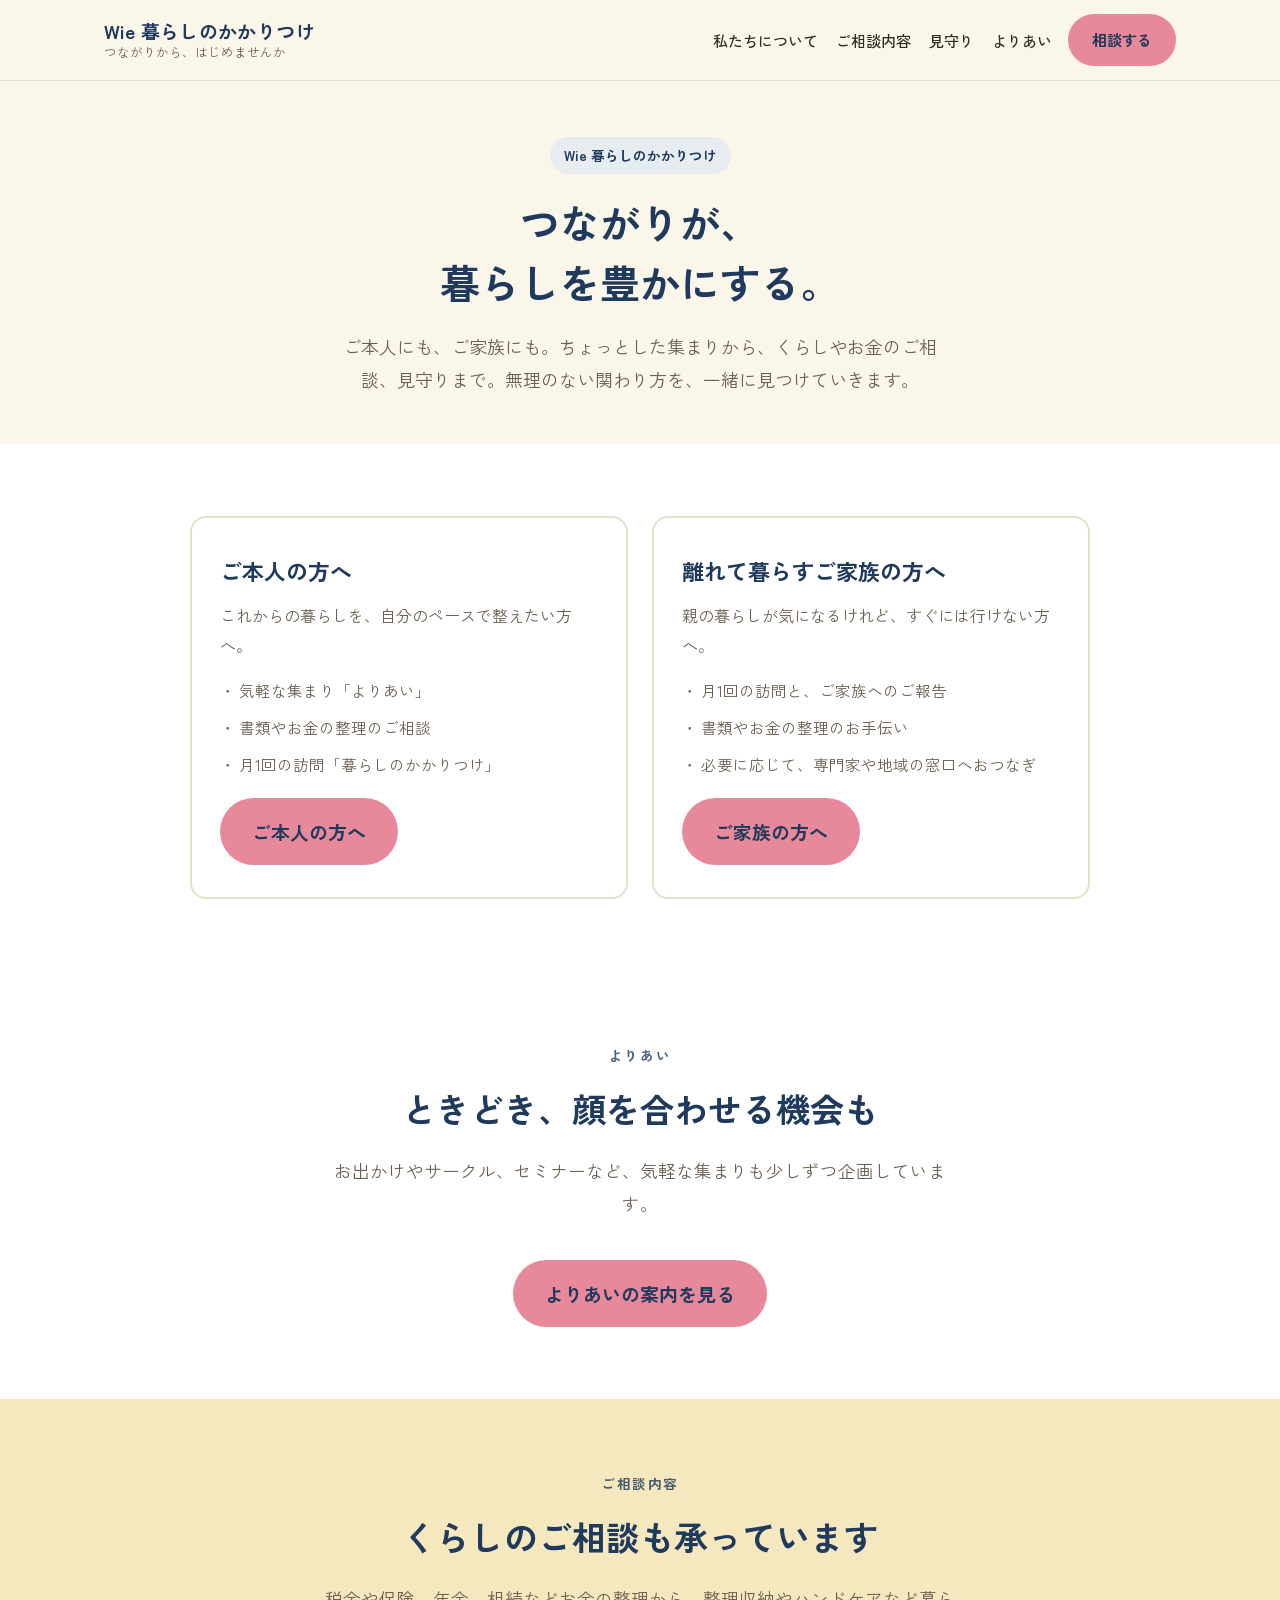
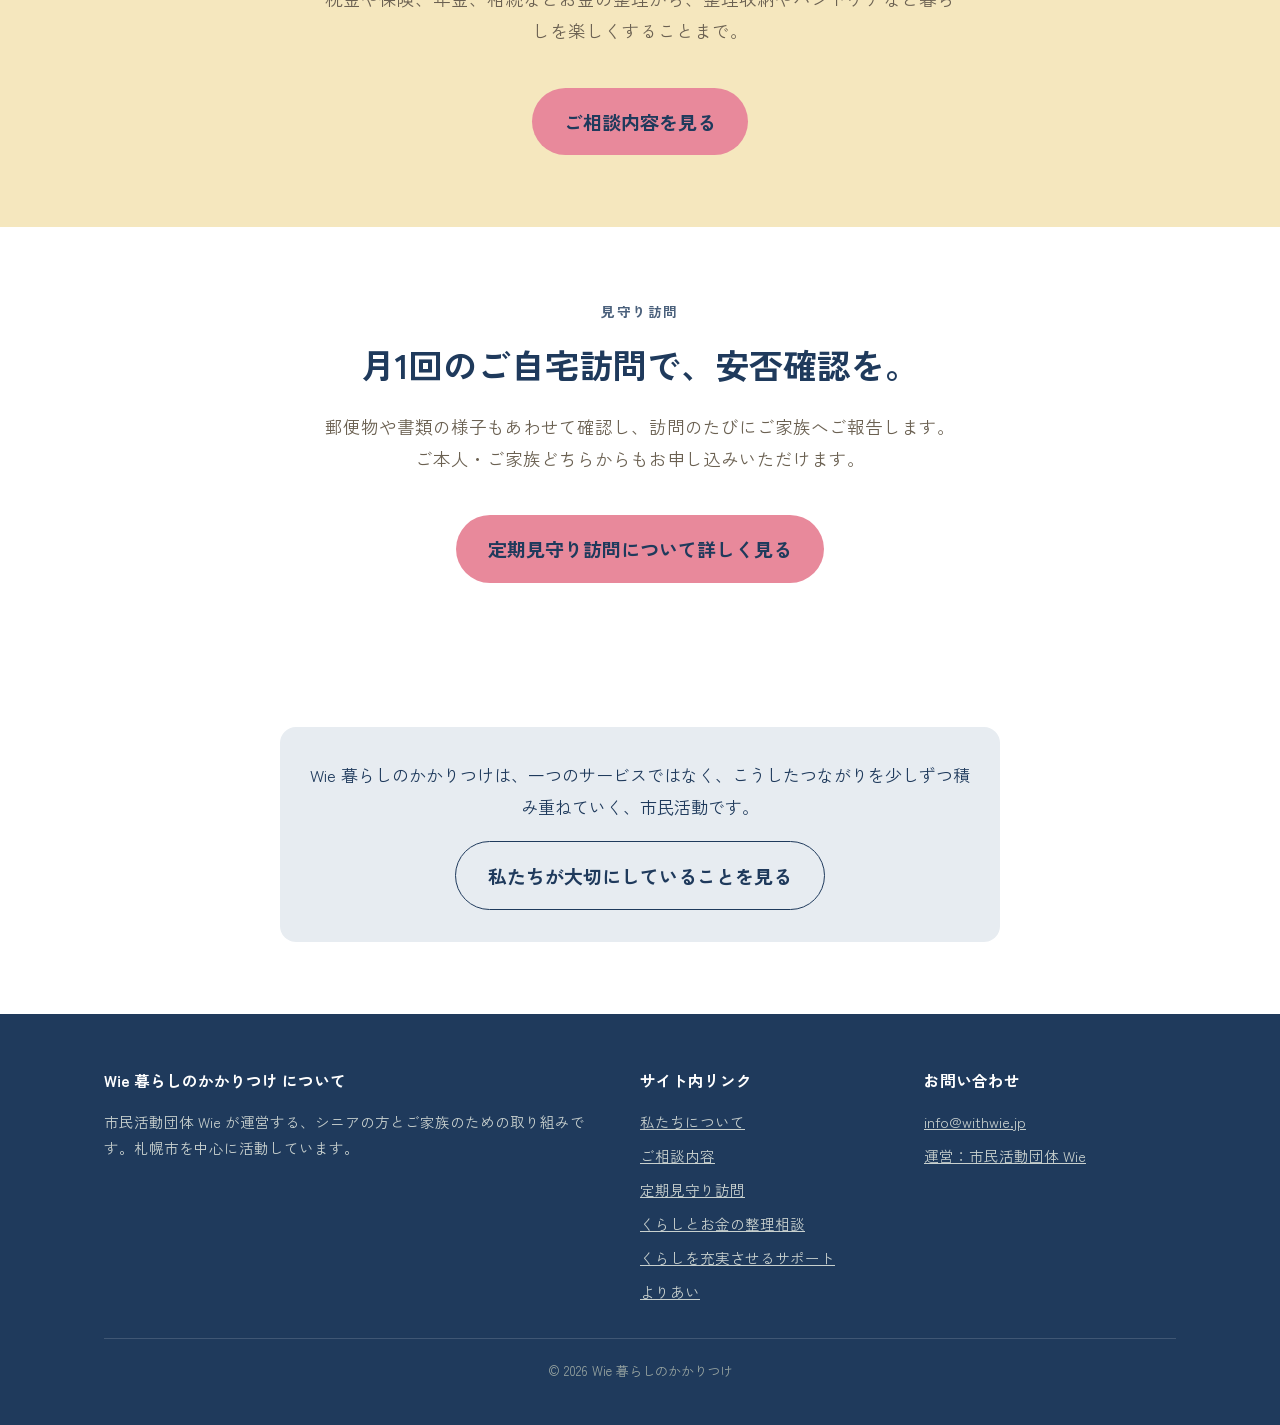
<file: index.html>
<!DOCTYPE html>
<html lang="ja">
<head>
<meta charset="UTF-8">
<meta name="viewport" content="width=device-width, initial-scale=1.0">
<title>Wie 暮らしのかかりつけ｜つながりが、暮らしを豊かにする</title>
<meta name="description" content="Wie 暮らしのかかりつけは、ちょっとした集まりから、くらしやお金のご相談、見守りまで。つながりを大切にする市民活動です。">
<link rel="preconnect" href="https://fonts.googleapis.com">
<link rel="preconnect" href="https://fonts.gstatic.com" crossorigin>
<link href="https://fonts.googleapis.com/css2?family=Zen+Kaku+Gothic+New:wght@400;500;700&display=swap" rel="stylesheet">
<style>
  :root{
    --bg:#FBF6EA;
    --bg-alt:#F5E7BE;
    --surface:#FFFFFF;
    --navy:#1F3A5C;
    --navy-soft:#E7ECF1;
    --ink:#322C22;
    --ink-soft:#6B6152;
    --cta:#E8899B;
    --cta-ink:#1F3A5C;
    --line:#E6DFC9;
    --font:"Zen Kaku Gothic New","Hiragino Kaku Gothic ProN","Noto Sans JP",sans-serif;
    --container:1120px;
  }
  *{box-sizing:border-box;}
  html{scroll-behavior:smooth;}
  body{margin:0;font-family:var(--font);color:var(--ink);background:var(--bg);line-height:1.85;font-size:18px;-webkit-font-smoothing:antialiased;}
  img{max-width:100%;display:block;}
  a{color:var(--navy);}
  h1,h2,h3{font-family:var(--font);font-weight:700;margin:0;}
  p{margin:0 0 1em;}
  ul{margin:0;}
  .container{max-width:var(--container);margin:0 auto;padding:0 24px;}

  .skip-link{position:absolute;left:-999px;top:0;background:var(--navy);color:#fff;padding:12px 20px;z-index:300;border-radius:0 0 8px 0;text-decoration:none;font-size:14px;}
  .skip-link:focus{left:0;}
  :focus-visible{outline:3px solid var(--navy);outline-offset:2px;}

  .fade-in{opacity:0;transform:translateY(16px);transition:opacity .6s ease,transform .6s ease;}
  .fade-in.is-visible{opacity:1;transform:none;}
  @media (prefers-reduced-motion: reduce){
    html{scroll-behavior:auto;}
    .fade-in{opacity:1;transform:none;transition:none;}
  }

  /* header */
  header.site-header{position:sticky;top:0;z-index:100;background:rgba(251,246,234,0.94);backdrop-filter:blur(6px);border-bottom:1px solid var(--line);}
  .header-inner{display:flex;align-items:center;justify-content:space-between;gap:16px;padding:14px 24px;max-width:var(--container);margin:0 auto;}
  .logo-group{display:flex;flex-direction:column;line-height:1.3;text-decoration:none;}
  .logo{font-weight:700;font-size:19px;color:var(--navy);text-decoration:none;letter-spacing:0.02em;white-space:nowrap;}
  .logo-sub{font-size:12.5px;color:var(--ink-soft);}
  .header-right{display:flex;align-items:center;gap:16px;}
  nav.main-nav ul{list-style:none;display:flex;flex-wrap:wrap;gap:18px;margin:0;padding:0;}
  nav.main-nav a{text-decoration:none;color:var(--ink);font-size:15px;font-weight:500;}
  nav.main-nav a:hover{color:var(--navy);}
  .header-cta{background:var(--cta);color:var(--cta-ink);padding:12px 24px;border-radius:100px;text-decoration:none;font-weight:600;font-size:15px;white-space:nowrap;min-height:48px;display:inline-flex;align-items:center;transition:background .15s ease,color .15s ease;}
  .header-cta:hover{background:var(--navy);color:#fff;}
  .nav-toggle{display:none;background:none;border:none;cursor:pointer;padding:10px;}
  .nav-toggle span{display:block;width:24px;height:2px;background:var(--navy);margin:5px 0;}

  @media (max-width:900px){
    nav.main-nav{position:fixed;top:64px;left:0;right:0;height:calc(100vh - 64px);background:var(--bg);padding:24px;transform:translateY(-110%);transition:transform .25s ease;overflow-y:auto;pointer-events:none;}
    nav.main-nav.open{transform:translateY(0);pointer-events:auto;}
    nav.main-nav ul{flex-direction:column;gap:2px;}
    nav.main-nav a{display:block;padding:16px 6px;font-size:18px;border-bottom:1px solid var(--line);}
    .nav-toggle{display:block;}
    .logo{font-size:16px;}
    .header-cta{padding:9px 14px;font-size:13px;}
    .header-right{gap:10px;}
  }

  main section{padding:72px 0;}
  .sec-alt{background:var(--bg-alt);}
  .sec-base{background:var(--surface);}

  .section-head{max-width:640px;margin:0 auto 40px;text-align:center;}
  .eyebrow{font-size:13.5px;letter-spacing:0.12em;text-transform:uppercase;color:var(--navy);font-weight:600;margin-bottom:10px;display:block;opacity:0.8;}
  .section-head h2{font-size:clamp(26px,3.4vw,34px);color:var(--navy);margin:0 0 14px;text-wrap:balance;}
  .section-head p{color:var(--ink-soft);font-size:17.5px;margin:0;}

  .btn{display:inline-flex;align-items:center;justify-content:center;padding:16px 32px;border-radius:100px;font-weight:600;font-size:19px;text-decoration:none;cursor:pointer;border:none;min-height:52px;font-family:var(--font);transition:background .15s ease,color .15s ease;}
  .btn-primary{background:var(--cta);color:var(--cta-ink);}
  .btn-primary:hover{background:var(--navy);color:#fff;}
  .btn-secondary{background:transparent;color:var(--navy);border:1.5px solid var(--navy);}
  .btn-secondary:hover{background:var(--navy-soft);}

  /* hero */
  .hero{padding:56px 0 48px;background:var(--bg);text-align:center;}
  .hero .eyebrow2{display:inline-block;background:var(--navy-soft);color:var(--navy);font-size:13.5px;font-weight:600;padding:6px 14px;border-radius:100px;margin-bottom:18px;}
  .hero h1{font-size:clamp(28px,4.2vw,40px);color:var(--navy);line-height:1.5;max-width:760px;margin:0 auto 18px;text-wrap:balance;}
  .hero .lede{font-size:18px;color:var(--ink-soft);max-width:620px;margin:0 auto;}

  /* path (fork) */
  .path-grid{display:grid;grid-template-columns:repeat(3,1fr);gap:22px;counter-reset:pathstep;}
  @media (max-width:860px){.path-grid{grid-template-columns:1fr;}}
  .path-card{background:var(--surface);border:2px solid var(--line);border-radius:16px;padding:30px 26px;position:relative;display:flex;flex-direction:column;}
  .path-card.axis{border-color:var(--navy);}
  .path-step{display:inline-block;font-size:13px;font-weight:700;color:var(--navy);letter-spacing:0.06em;margin-bottom:10px;}
  .path-badge{display:inline-block;font-size:12.5px;font-weight:700;padding:4px 12px;border-radius:100px;margin-bottom:14px;width:fit-content;}
  .path-badge.free{background:var(--ok-bg,#E9F1EB);color:#3F7A5C;}
  .path-badge.axis{background:var(--navy);color:#fff;}
  .path-badge.option{background:var(--bg-alt);color:var(--ink-soft);}
  .path-card h3{font-size:20px;color:var(--navy);margin:0 0 10px;}
  .path-card p{font-size:15.5px;color:var(--ink-soft);margin:0 0 20px;flex-grow:1;}
  .path-card .btn{align-self:flex-start;padding:12px 22px;font-size:16px;min-height:auto;}
  .path-arrow{text-align:center;font-size:22px;color:var(--navy);display:none;}
  @media (min-width:861px){.path-arrow{display:block;}}

  /* option sub-grid */
  .option-grid{display:grid;grid-template-columns:repeat(auto-fit,minmax(220px,1fr));gap:16px;margin-top:16px;}
  .option-item{background:var(--bg-alt);border-radius:10px;padding:16px 18px;font-size:15px;color:var(--ink);}
  .option-item strong{display:block;color:var(--navy);font-size:15.5px;margin-bottom:2px;}

  /* mission teaser */
  .mission-teaser{max-width:720px;margin:0 auto;text-align:center;background:var(--navy-soft);border-radius:16px;padding:32px 30px;}
  .mission-teaser p{font-size:17px;color:var(--navy);margin:0 0 18px;line-height:1.9;}

  /* footer */
  footer.site-footer{background:var(--navy);color:#EDEFEA;padding:52px 0 30px;}
  footer .footer-grid{display:grid;grid-template-columns:2fr 1fr 1fr;gap:32px;margin-bottom:32px;}
  @media (max-width:700px){footer .footer-grid{grid-template-columns:1fr;gap:24px;}}
  footer h3{font-size:15.5px;margin:0 0 14px;color:#fff;}
  footer p,footer li{font-size:14.5px;color:#C8D0CE;line-height:1.8;}
  footer ul{list-style:none;padding:0;margin:0;display:grid;gap:8px;}
  footer a{color:#C8D0CE;}
  footer .copyright{border-top:1px solid rgba(255,255,255,0.15);padding-top:20px;font-size:13px;color:#9AA6A2;text-align:center;}

  /* ご本人・ご家族のページ */
  .door-grid{display:grid;grid-template-columns:repeat(2,1fr);gap:24px;max-width:900px;margin:0 auto;}
  @media (max-width:760px){.door-grid{grid-template-columns:1fr;}}
  .door{background:var(--surface);border:2px solid var(--line);border-radius:16px;padding:32px 28px;display:flex;flex-direction:column;}
  .door h2,.door h3{font-size:22px;color:var(--navy);margin:0 0 10px;}
  .door p{font-size:16px;color:var(--ink-soft);margin:0 0 16px;}
  .door ul{list-style:none;padding:0;margin:0 0 20px;display:grid;gap:8px;flex-grow:1;}
  .door li{font-size:15.5px;color:var(--ink-soft);padding-left:1.2em;position:relative;}
  .door li::before{content:"・";position:absolute;left:0;}
  .door .btn{align-self:flex-start;}
  .check-list{list-style:none;padding:0;margin:0 auto;max-width:720px;display:grid;gap:12px;}
  .check-list li{background:var(--surface);border:1px solid var(--line);border-radius:12px;padding:16px 20px 16px 48px;position:relative;font-size:16.5px;}
  .check-list li::before{content:"✓";position:absolute;left:20px;color:var(--navy);font-weight:700;}
  .note-box{max-width:720px;margin:0 auto;background:var(--navy-soft);border-radius:16px;padding:28px 30px;color:var(--navy);font-size:16.5px;line-height:1.9;}
  .note-box h2{font-size:20px;margin:0 0 10px;}
  .mail-box{max-width:720px;margin:0 auto;text-align:center;display:flex;flex-direction:column;align-items:center;gap:10px;}
  .mail-box__address{font-weight:700;font-size:1.15em;margin:0;overflow-wrap:anywhere;}
  .mail-box__sub{margin:0;color:var(--ink-soft);font-size:15px;}
  .page-you .door p,.page-you .door li,.page-you .hero .sub{font-size:18px;}
</style>
</head>
<body>
<a class="skip-link" href="#main">本文へスキップ</a>

<header class="site-header">
  <div class="header-inner">
    <a class="logo-group" href="index.html">
      <span class="logo">Wie 暮らしのかかりつけ</span>
      <span class="logo-sub">つながりから、はじめませんか</span>
    </a>
    <div class="header-right">
      <nav class="main-nav" id="main-nav">
        <ul>
          <li><a href="about.html">私たちについて</a></li>
          <li><a href="consult.html">ご相談内容</a></li>
          <li><a href="mimamori.html">見守り</a></li>
          <li><a href="events.html">よりあい</a></li>
        </ul>
      </nav>
      <a class="header-cta" href="#doors">相談する</a>
      <button class="nav-toggle" id="nav-toggle" aria-controls="main-nav" aria-expanded="false" aria-label="メニューを開く">
        <span></span><span></span><span></span>
      </button>
    </div>
  </div>
</header>

<main id="main">

  <!-- hero -->
  <section class="hero" id="hero">
    <div class="container">
      <span class="eyebrow2">Wie 暮らしのかかりつけ</span>
      <h1>つながりが、<br>暮らしを豊かにする。</h1>
      <p class="lede">ご本人にも、ご家族にも。ちょっとした集まりから、くらしやお金のご相談、見守りまで。無理のない関わり方を、一緒に見つけていきます。</p>
    </div>
  </section>


  <!-- doors -->
  <section class="sec-base" id="doors">
    <div class="container">
      <div class="door-grid fade-in">
        <div class="door">
          <h2>ご本人の方へ</h2>
          <p>これからの暮らしを、自分のペースで整えたい方へ。</p>
          <ul><li>気軽な集まり「よりあい」</li><li>書類やお金の整理のご相談</li><li>月1回の訪問「暮らしのかかりつけ」</li></ul>
          <a class="btn btn-primary" href="for-you.html">ご本人の方へ</a>
        </div>
        <div class="door">
          <h2>離れて暮らすご家族の方へ</h2>
          <p>親の暮らしが気になるけれど、すぐには行けない方へ。</p>
          <ul><li>月1回の訪問と、ご家族へのご報告</li><li>書類やお金の整理のお手伝い</li><li>必要に応じて、専門家や地域の窓口へおつなぎ</li></ul>
          <a class="btn btn-primary" href="for-family.html">ご家族の方へ</a>
        </div>
      </div>
    </div>
  </section>

  <!-- gatherings -->
  <section class="sec-base" id="events">
    <div class="container">
      <div class="section-head fade-in">
        <span class="eyebrow">よりあい</span>
        <h2>ときどき、顔を合わせる機会も</h2>
        <p>お出かけやサークル、セミナーなど、気軽な集まりも少しずつ企画しています。</p>
      </div>
      <div style="text-align:center;">
        <a class="btn btn-primary" href="events.html">よりあいの案内を見る</a>
      </div>
    </div>
  </section>

  <!-- consult -->
  <section class="sec-alt" id="consult">
    <div class="container">
      <div class="section-head fade-in">
        <span class="eyebrow">ご相談内容</span>
        <h2>くらしのご相談も承っています</h2>
        <p>税金や保険、年金、相続などお金の整理から、整理収納やハンドケアなど暮らしを楽しくすることまで。</p>
      </div>
      <div style="text-align:center;">
        <a class="btn btn-primary" href="consult.html">ご相談内容を見る</a>
      </div>
    </div>
  </section>

  <!-- mimamori -->
  <section class="sec-base" id="mimamori">
    <div class="container">
      <div class="section-head fade-in">
        <span class="eyebrow">見守り訪問</span>
        <h2>月1回のご自宅訪問で、安否確認を。</h2>
        <p>郵便物や書類の様子もあわせて確認し、訪問のたびにご家族へご報告します。ご本人・ご家族どちらからもお申し込みいただけます。</p>
      </div>
      <div style="text-align:center;">
        <a class="btn btn-primary" href="mimamori.html">定期見守り訪問について詳しく見る</a>
      </div>
    </div>
  </section>

  <!-- mission teaser -->
  <section class="sec-base">
    <div class="container">
      <div class="mission-teaser fade-in">
        <p>Wie 暮らしのかかりつけは、一つのサービスではなく、こうしたつながりを少しずつ積み重ねていく、市民活動です。</p>
        <a class="btn btn-secondary" href="about.html">私たちが大切にしていることを見る</a>
      </div>
    </div>
  </section>

</main>

<footer class="site-footer">
  <div class="container">
    <div class="footer-grid">
      <div>
        <h3>Wie 暮らしのかかりつけ について</h3>
        <p>市民活動団体 Wie が運営する、シニアの方とご家族のための取り組みです。札幌市を中心に活動しています。</p>
      </div>
      <div>
        <h3>サイト内リンク</h3>
        <ul>
          <li><a href="about.html">私たちについて</a></li>
          <li><a href="consult.html">ご相談内容</a></li>
          <li><a href="mimamori.html">定期見守り訪問</a></li>
          <li><a href="money-consult.html">くらしとお金の整理相談</a></li>
          <li><a href="services.html">くらしを充実させるサポート</a></li>
          <li><a href="events.html">よりあい</a></li>
        </ul>
      </div>
      <div>
        <h3>お問い合わせ</h3>
        <ul>
          <li><a href="mailto:info@withwie.jp">info@withwie.jp</a></li>
          <li><a href="https://withwie.jp/">運営：市民活動団体 Wie</a></li>
        </ul>
      </div>
    </div>
    <p class="copyright">&copy; 2026 Wie 暮らしのかかりつけ</p>
  </div>
</footer>

<script>
(function(){
  var navToggle = document.getElementById('nav-toggle');
  var mainNav = document.getElementById('main-nav');
  if(navToggle && mainNav){
    navToggle.addEventListener('click', function(){
      var isOpen = mainNav.classList.toggle('open');
      navToggle.setAttribute('aria-expanded', isOpen ? 'true' : 'false');
    });
    mainNav.querySelectorAll('a').forEach(function(link){
      link.addEventListener('click', function(){
        mainNav.classList.remove('open');
        navToggle.setAttribute('aria-expanded', 'false');
      });
    });
  }

  var reduceMotion = window.matchMedia('(prefers-reduced-motion: reduce)').matches;
  var fadeEls = document.querySelectorAll('.fade-in');
  if(reduceMotion || !('IntersectionObserver' in window)){
    fadeEls.forEach(function(el){ el.classList.add('is-visible'); });
  } else {
    var observer = new IntersectionObserver(function(entries){
      entries.forEach(function(entry){
        if(entry.isIntersecting){
          entry.target.classList.add('is-visible');
          observer.unobserve(entry.target);
        }
      });
    }, { threshold: 0.15 });
    fadeEls.forEach(function(el){ observer.observe(el); });
  }
})();
</script>
</body>
</html>
</file>
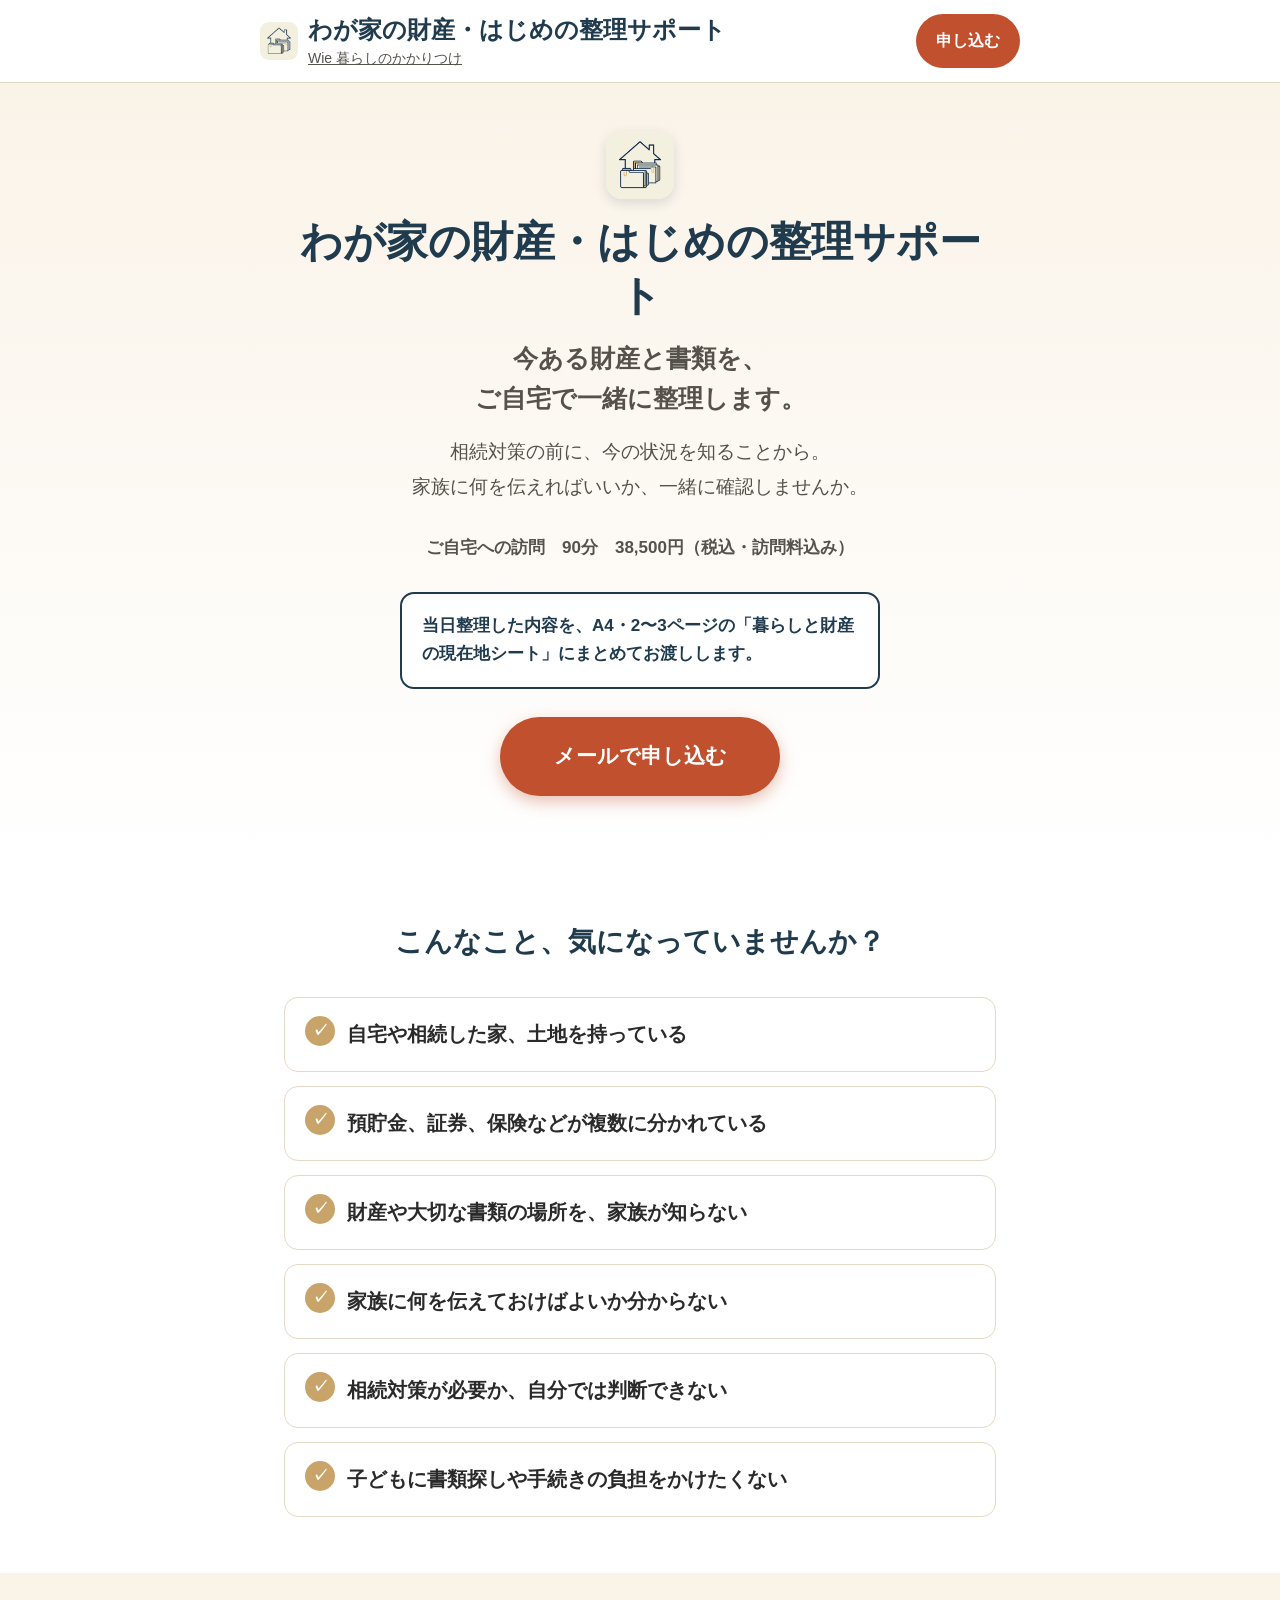
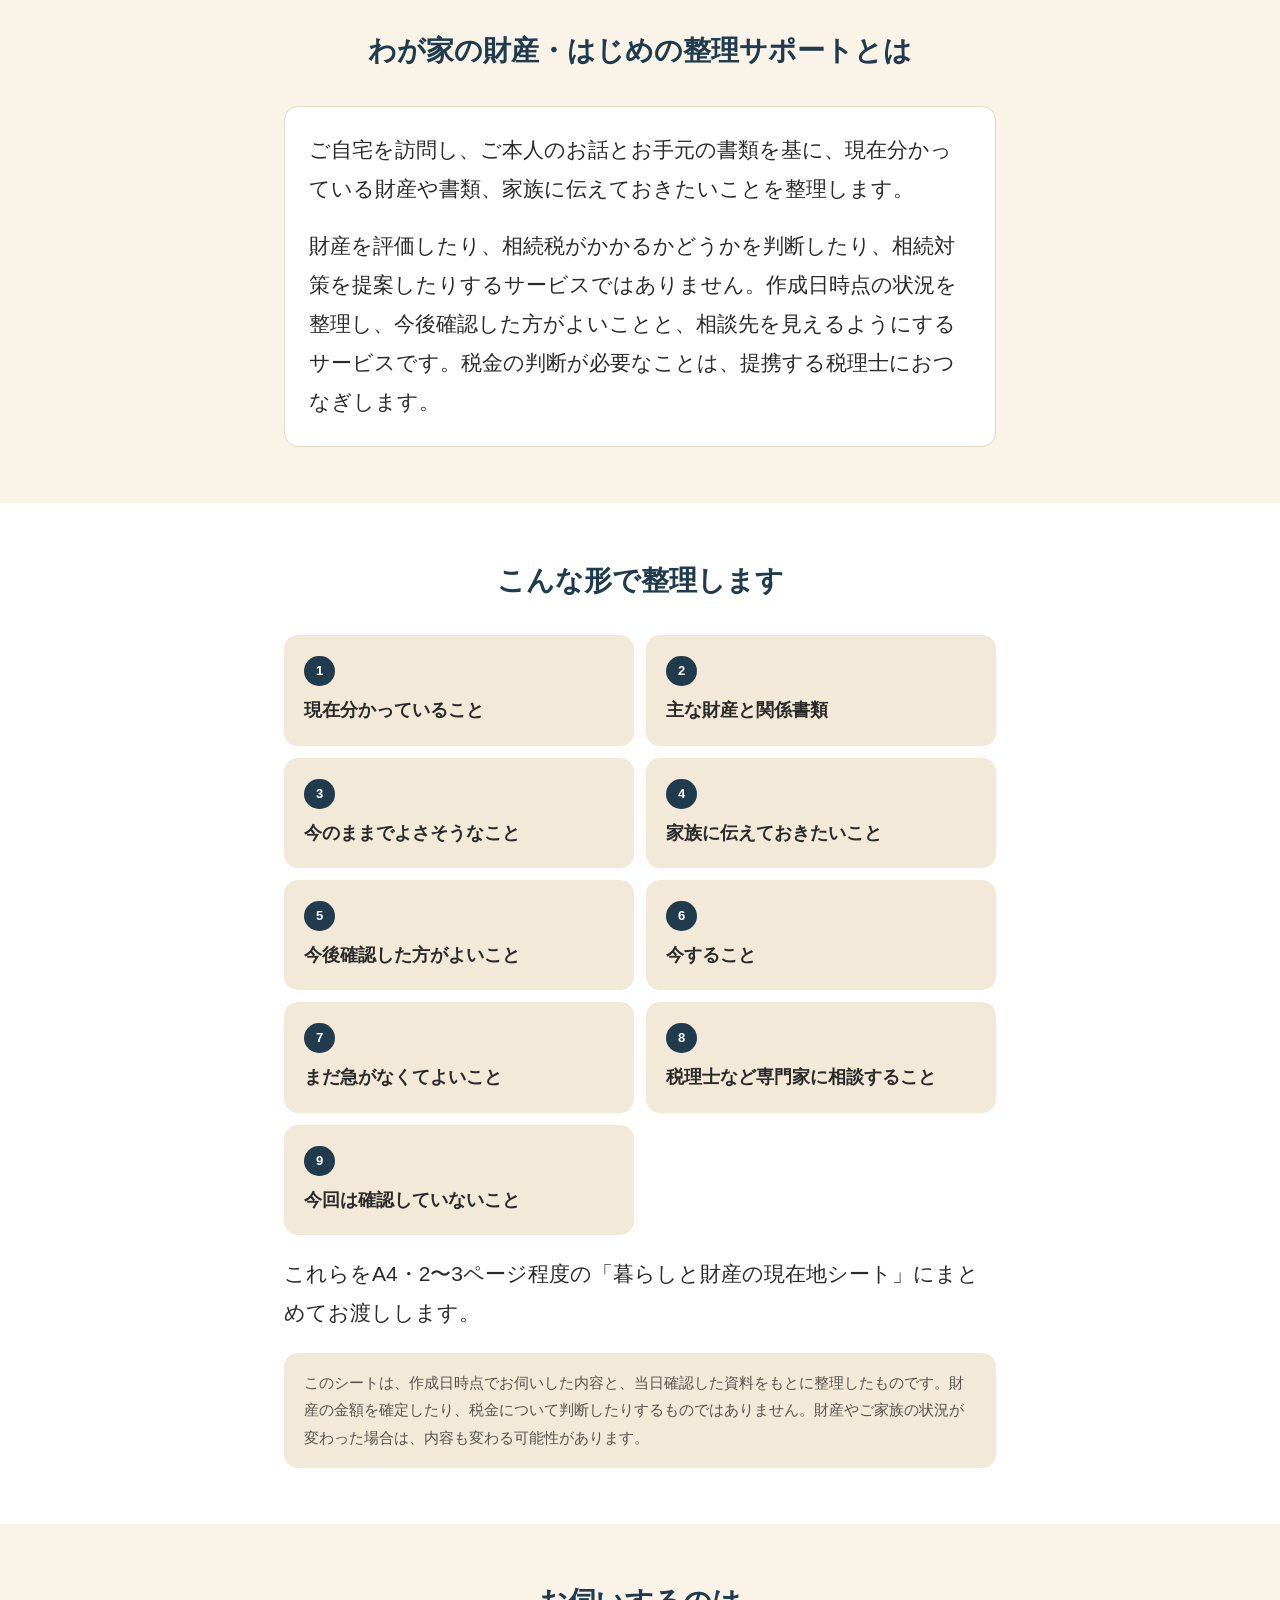
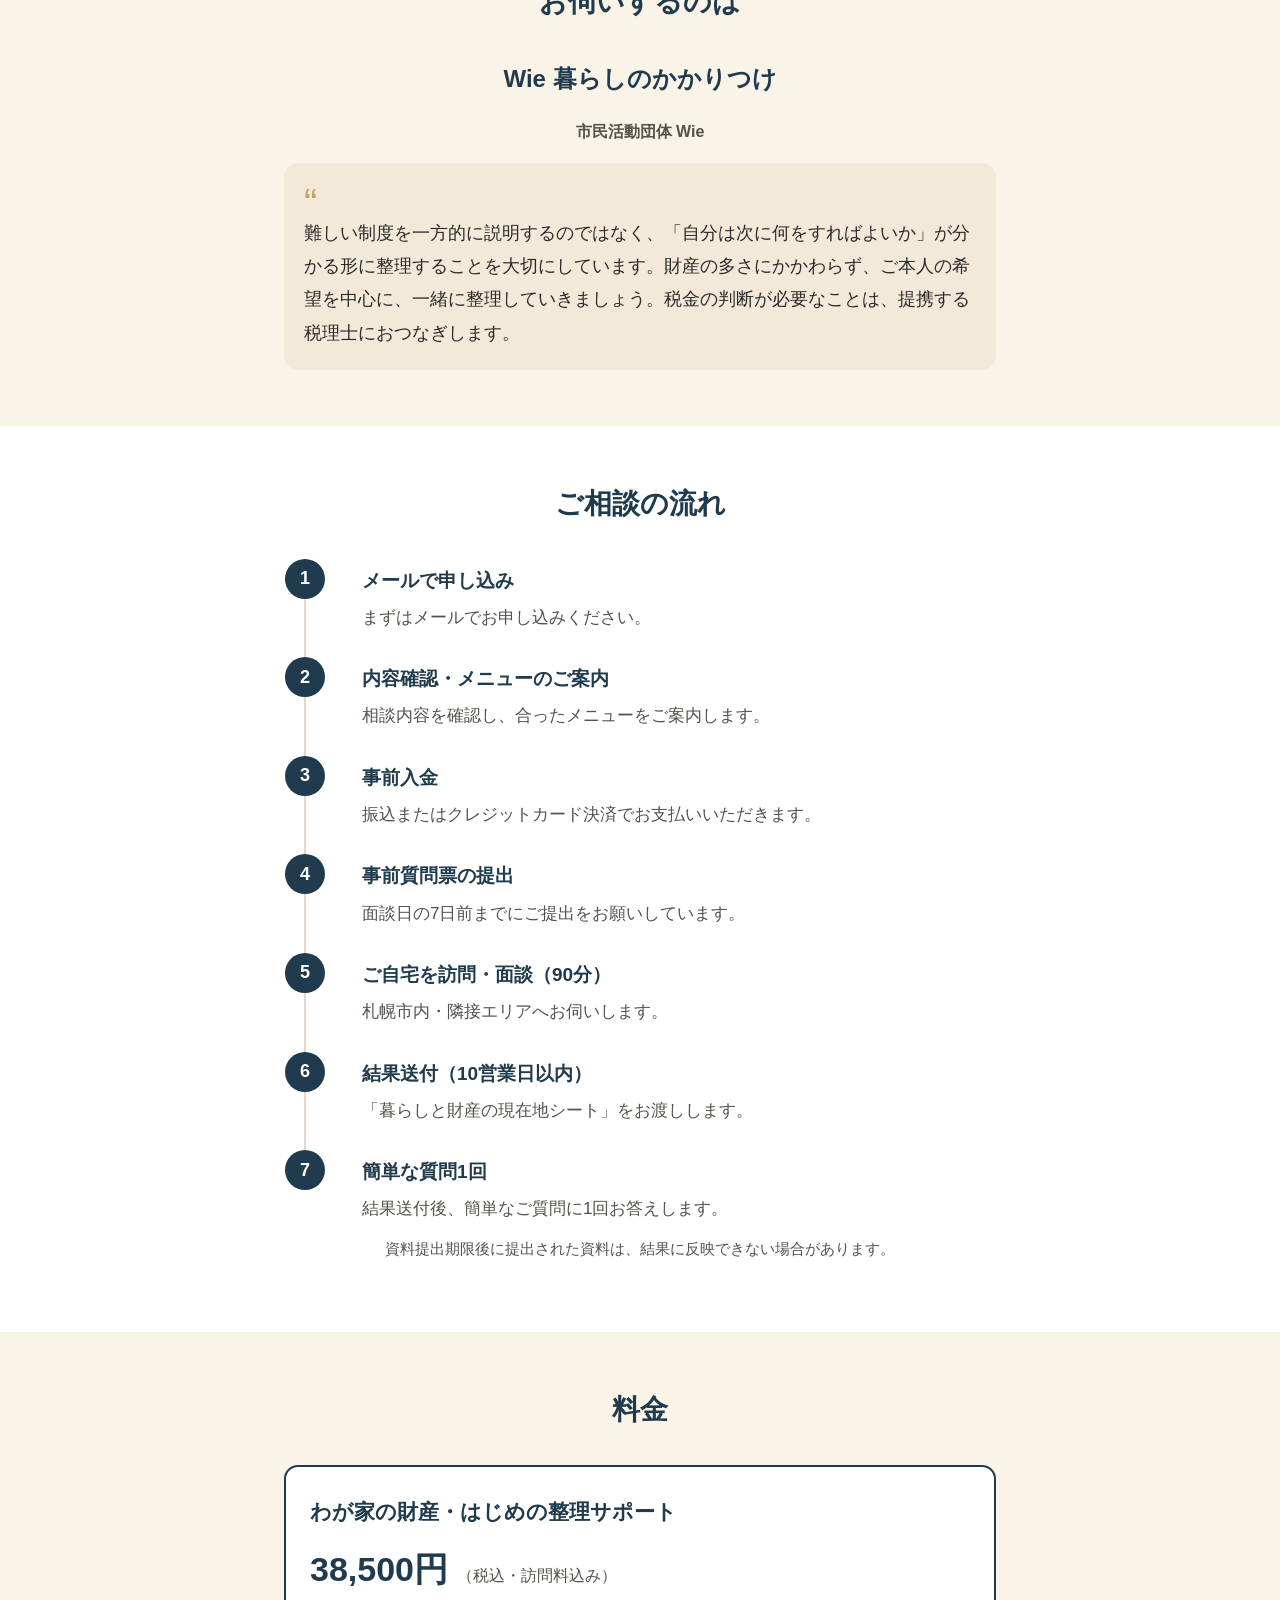
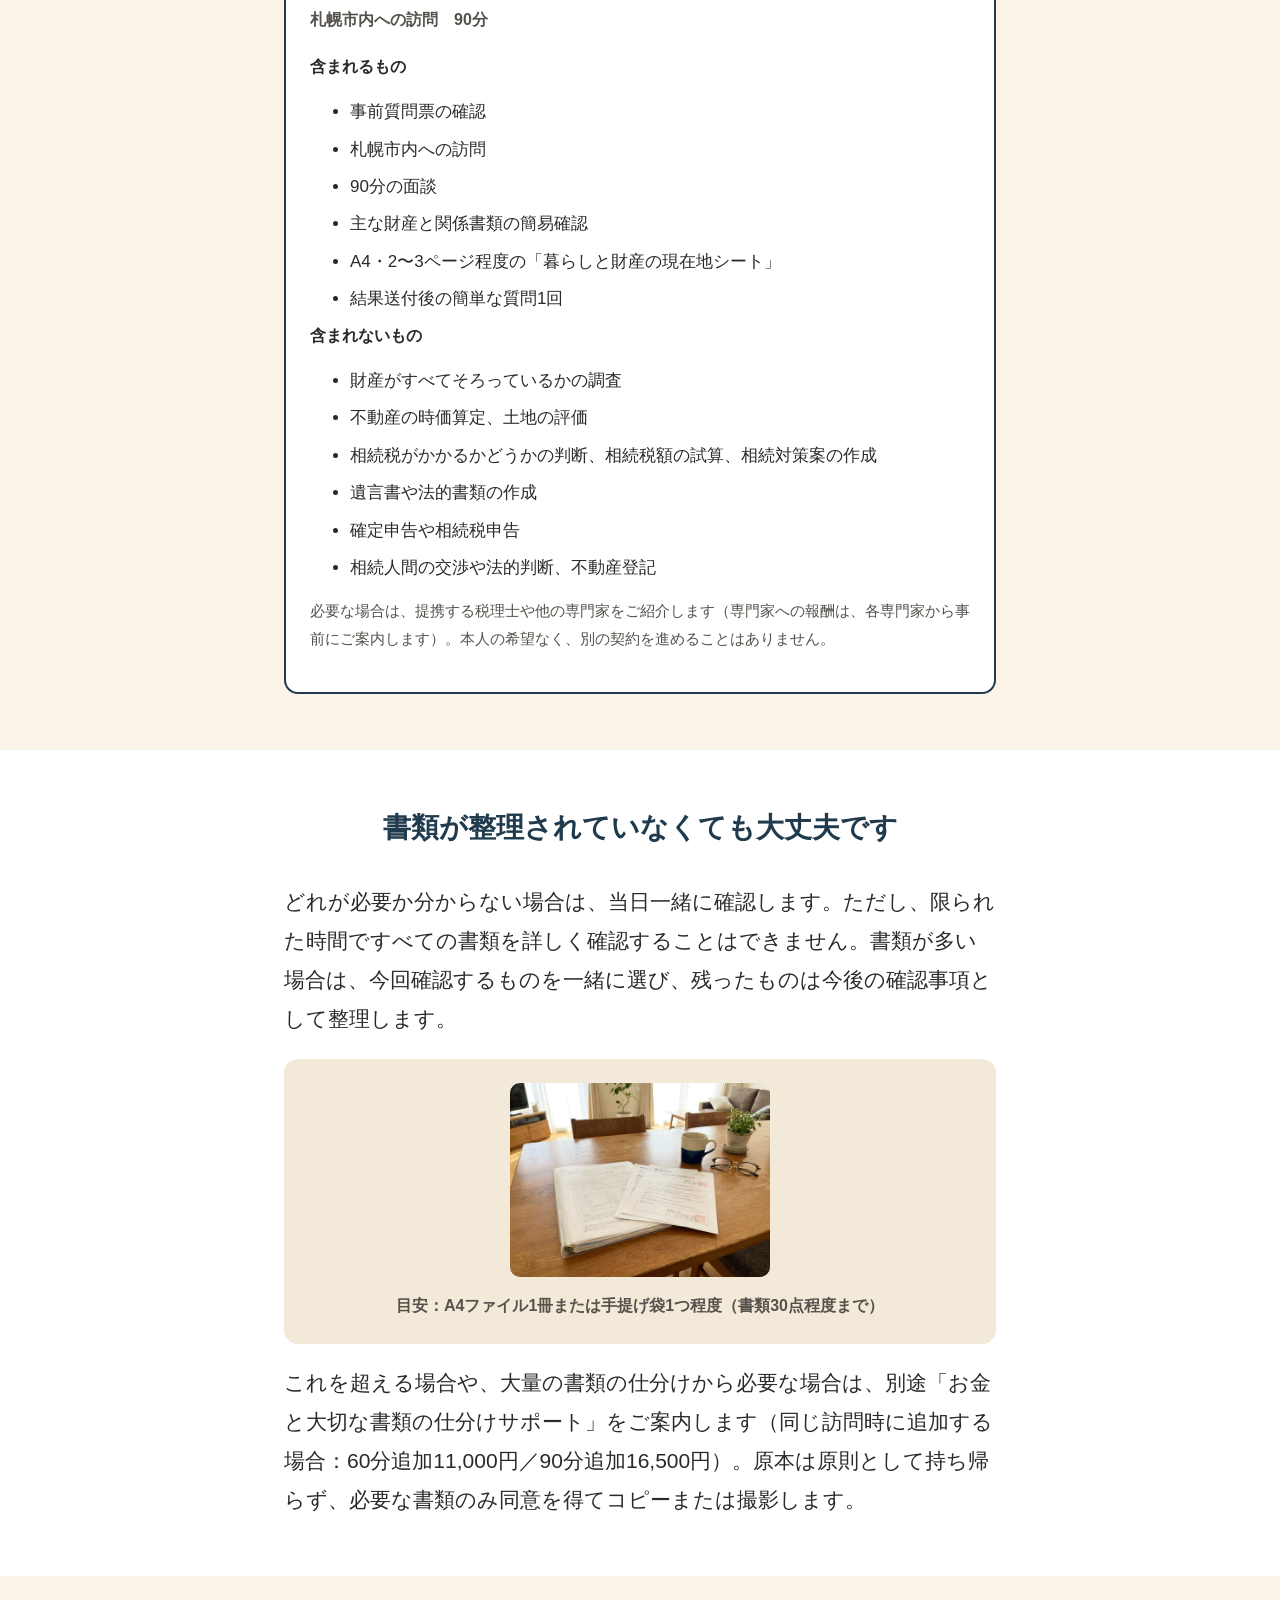
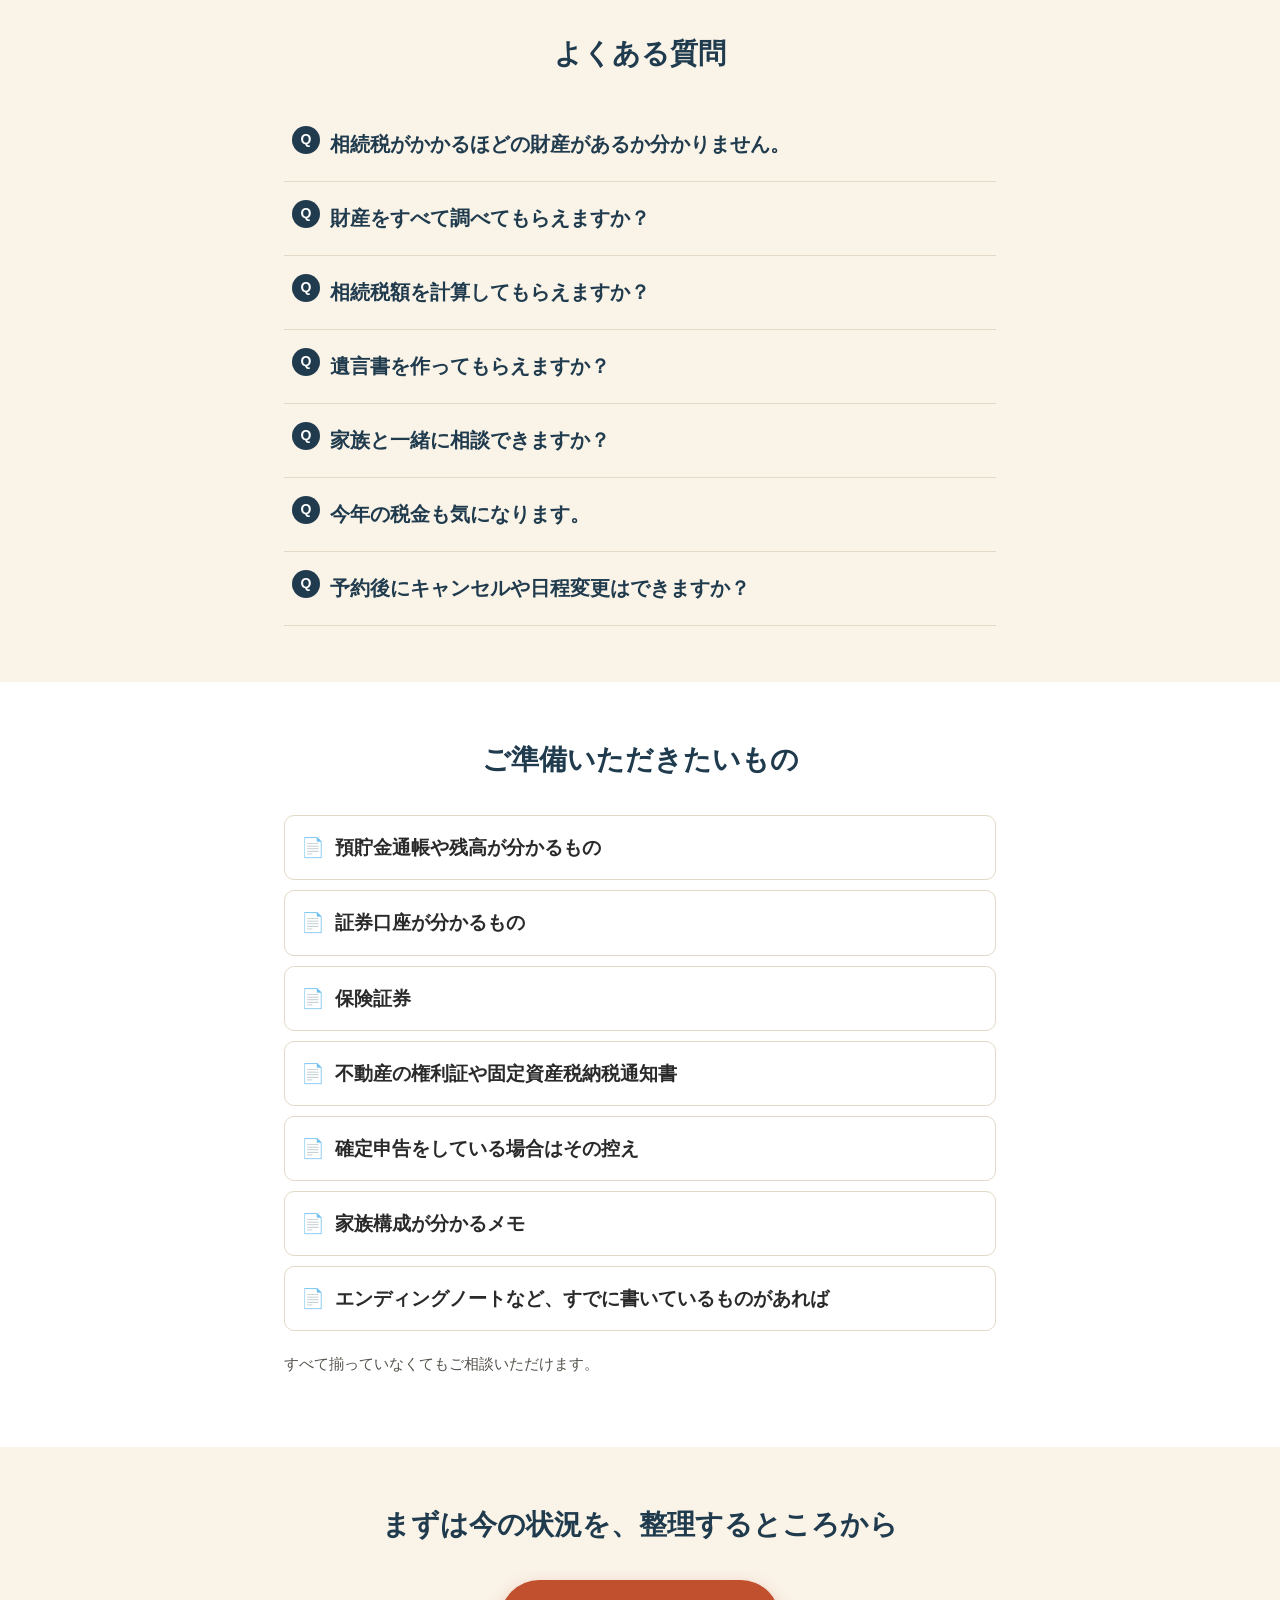
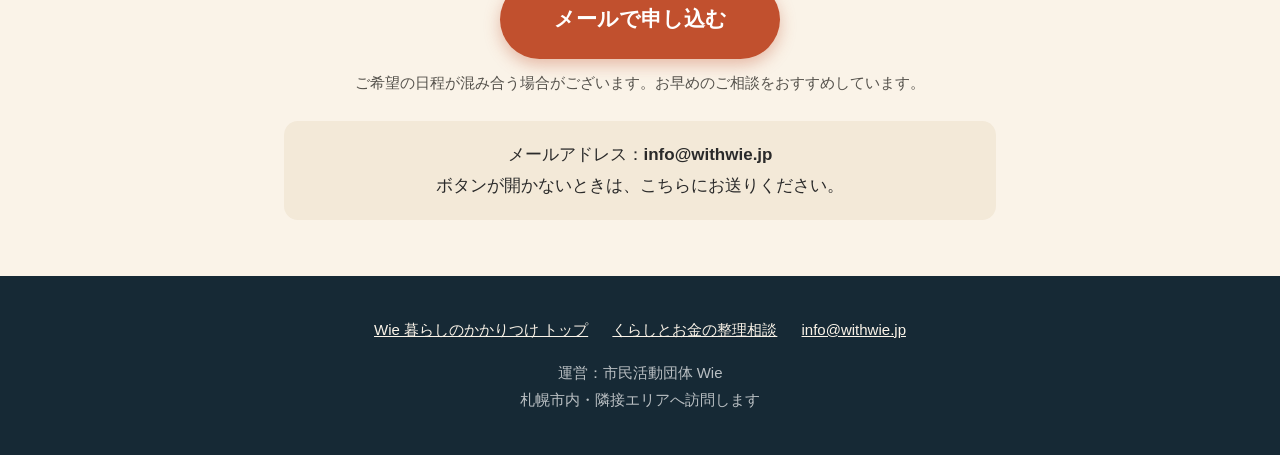
<file: seiri/index.html>
<!doctype html>
<html lang="ja">
<head>
<meta charset="UTF-8">
<meta name="viewport" content="width=device-width, initial-scale=1">
<title>わが家の財産・はじめの整理サポート｜Wie 暮らしのかかりつけ</title>
<meta name="description" content="ご自宅を訪問し、財産や書類、家族に伝えておきたいことを一緒に整理します。相続対策の前に、今の状況を知ることから。札幌市内・隣接エリア対応、90分38,500円。">
<link rel="stylesheet" href="assets/css/style.css">
</head>
<body>

<header class="site-header">
  <div class="header-inner">
    <div class="brand-group">
      <img class="brand-icon" src="assets/images/icon-asset-check.png" alt="">
      <div class="brand">わが家の財産・はじめの整理サポート<small><a href="../" style="color:inherit;">Wie 暮らしのかかりつけ</a></small></div>
    </div>
    <a class="header-cta" href="#apply">申し込む</a>
  </div>
</header>

<!-- ============ 1. ファーストビュー ============ -->
<section class="hero">
  <div class="container">
    <img class="hero-icon" src="assets/images/icon-asset-check.png" alt="">
    <p class="service-name">わが家の財産・はじめの整理サポート</p>
    <h1>今ある財産と書類を、<br>ご自宅で一緒に整理します。</h1>
    <p class="hero-sub">相続対策の前に、今の状況を知ることから。<br>家族に何を伝えればいいか、一緒に確認しませんか。</p>
    <p class="hero-meta">ご自宅への訪問　90分　38,500円（税込・訪問料込み）</p>
    <div class="hero-highlight">
      <strong>当日整理した内容を、A4・2〜3ページの「暮らしと財産の現在地シート」にまとめてお渡しします。</strong>
    </div>
    <div class="cta-wrap">
      <a class="btn btn-primary" href="mailto:info@withwie.jp?subject=%E3%80%90Wie%E3%80%91%E3%82%8F%E3%81%8C%E5%AE%B6%E3%81%AE%E8%B2%A1%E7%94%A3%E3%83%BB%E3%81%AF%E3%81%98%E3%82%81%E3%81%AE%E6%95%B4%E7%90%86%E3%82%B5%E3%83%9D%E3%83%BC%E3%83%88%E3%81%AE%E7%94%B3%E3%81%97%E8%BE%BC%E3%81%BF&body=%E3%81%8A%E5%90%8D%E5%89%8D%EF%BC%9A%0A%E3%81%94%E6%9C%AC%E4%BA%BA%EF%BC%8F%E3%81%94%E5%AE%B6%E6%97%8F%EF%BC%88%E3%81%A9%E3%81%A1%E3%82%89%E3%81%8B%EF%BC%89%EF%BC%9A%0A%E3%81%8A%E9%9B%BB%E8%A9%B1%E7%95%AA%E5%8F%B7%EF%BC%9A%0A%E3%81%8A%E4%BD%8F%E3%81%BE%E3%81%84%E3%81%AE%E5%B8%82%E5%8C%BA%E7%94%BA%E6%9D%91%EF%BC%9A%0A%E3%81%94%E5%B8%8C%E6%9C%9B%E3%81%AE%E6%97%A5%E7%A8%8B%EF%BC%88%E3%81%84%E3%81%8F%E3%81%A4%E3%81%8B%EF%BC%89%EF%BC%9A%0A%E6%B0%97%E3%81%AB%E3%81%AA%E3%81%A3%E3%81%A6%E3%81%84%E3%82%8B%E3%81%93%E3%81%A8%EF%BC%9A%0A">メールで申し込む</a>
    </div>
  </div>
</section>

<!-- ============ 2. 共感 ============ -->
<section>
  <div class="container">
    <h2 class="section-title">こんなこと、気になっていませんか？</h2>
    <ul class="check-list">
      <li>自宅や相続した家、土地を持っている</li>
      <li>預貯金、証券、保険などが複数に分かれている</li>
      <li>財産や大切な書類の場所を、家族が知らない</li>
      <li>家族に何を伝えておけばよいか分からない</li>
      <li>相続対策が必要か、自分では判断できない</li>
      <li>子どもに書類探しや手続きの負担をかけたくない</li>
    </ul>
  </div>
</section>

<!-- ============ 3. サービス説明 ============ -->
<section class="alt">
  <div class="container">
    <h2 class="section-title">わが家の財産・はじめの整理サポートとは</h2>
    <div class="card">
      <p>ご自宅を訪問し、ご本人のお話とお手元の書類を基に、現在分かっている財産や書類、家族に伝えておきたいことを整理します。</p>
      <p style="margin-bottom:0;">財産を評価したり、相続税がかかるかどうかを判断したり、相続対策を提案したりするサービスではありません。作成日時点の状況を整理し、今後確認した方がよいことと、相談先を見えるようにするサービスです。税金の判断が必要なことは、提携する税理士におつなぎします。</p>
    </div>
  </div>
</section>

<!-- ============ 4. 現在地シートのイメージ ============ -->
<section>
  <div class="container">
    <h2 class="section-title">こんな形で整理します</h2>
    <div class="result-grid cols-2">
      <div class="result-item"><span class="num">1</span><br>現在分かっていること</div>
      <div class="result-item"><span class="num">2</span><br>主な財産と関係書類</div>
      <div class="result-item"><span class="num">3</span><br>今のままでよさそうなこと</div>
      <div class="result-item"><span class="num">4</span><br>家族に伝えておきたいこと</div>
      <div class="result-item"><span class="num">5</span><br>今後確認した方がよいこと</div>
      <div class="result-item"><span class="num">6</span><br>今すること</div>
      <div class="result-item"><span class="num">7</span><br>まだ急がなくてよいこと</div>
      <div class="result-item"><span class="num">8</span><br>税理士など専門家に相談すること</div>
      <div class="result-item"><span class="num">9</span><br>今回は確認していないこと</div>
    </div>
    <p>これらをA4・2〜3ページ程度の「暮らしと財産の現在地シート」にまとめてお渡しします。</p>
    <div class="disclaimer">
      このシートは、作成日時点でお伺いした内容と、当日確認した資料をもとに整理したものです。財産の金額を確定したり、税金について判断したりするものではありません。財産やご家族の状況が変わった場合は、内容も変わる可能性があります。
    </div>
  </div>
</section>

<!-- ============ 5. 提供者紹介 ============ -->
<section class="alt">
  <div class="container">
    <h2 class="section-title">お伺いするのは</h2>
    <div class="profile">
      <div class="profile-name">Wie 暮らしのかかりつけ</div>
      <div class="profile-cred">市民活動団体 Wie</div>
      <div class="profile-comment">
        難しい制度を一方的に説明するのではなく、「自分は次に何をすればよいか」が分かる形に整理することを大切にしています。財産の多さにかかわらず、ご本人の希望を中心に、一緒に整理していきましょう。税金の判断が必要なことは、提携する税理士におつなぎします。
      </div>
    </div>
  </div>
</section>

<!-- ============ 6. 相談の流れ ============ -->
<section>
  <div class="container">
    <h2 class="section-title">ご相談の流れ</h2>
    <ol class="steps">
      <li><h4>メールで申し込み</h4><p>まずはメールでお申し込みください。</p></li>
      <li><h4>内容確認・メニューのご案内</h4><p>相談内容を確認し、合ったメニューをご案内します。</p></li>
      <li><h4>事前入金</h4><p>振込またはクレジットカード決済でお支払いいただきます。</p></li>
      <li><h4>事前質問票の提出</h4><p>面談日の7日前までにご提出をお願いしています。</p></li>
      <li><h4>ご自宅を訪問・面談（90分）</h4><p>札幌市内・隣接エリアへお伺いします。</p></li>
      <li><h4>結果送付（10営業日以内）</h4><p>「暮らしと財産の現在地シート」をお渡しします。</p></li>
      <li><h4>簡単な質問1回</h4><p>結果送付後、簡単なご質問に1回お答えします。</p></li>
    </ol>
    <p class="btn-note" style="text-align:center;">資料提出期限後に提出された資料は、結果に反映できない場合があります。</p>
  </div>
</section>

<!-- ============ 7. 料金 ============ -->
<section class="alt">
  <div class="container">
    <h2 class="section-title">料金</h2>
    <div class="price-card">
      <div class="price-name">わが家の財産・はじめの整理サポート</div>
      <div class="price-amount">38,500円 <span>（税込・訪問料込み）</span></div>
      <div class="price-meta">札幌市内への訪問　90分</div>

      <h3 style="font-size:16px;">含まれるもの</h3>
      <ul class="price-included">
        <li>事前質問票の確認</li>
        <li>札幌市内への訪問</li>
        <li>90分の面談</li>
        <li>主な財産と関係書類の簡易確認</li>
        <li>A4・2〜3ページ程度の「暮らしと財産の現在地シート」</li>
        <li>結果送付後の簡単な質問1回</li>
      </ul>

      <h3 style="font-size:16px;">含まれないもの</h3>
      <ul class="price-excluded">
        <li>財産がすべてそろっているかの調査</li>
        <li>不動産の時価算定、土地の評価</li>
        <li>相続税がかかるかどうかの判断、相続税額の試算、相続対策案の作成</li>
        <li>遺言書や法的書類の作成</li>
        <li>確定申告や相続税申告</li>
        <li>相続人間の交渉や法的判断、不動産登記</li>
      </ul>
      <p class="btn-note" style="margin-top:14px;">必要な場合は、提携する税理士や他の専門家をご紹介します（専門家への報酬は、各専門家から事前にご案内します）。本人の希望なく、別の契約を進めることはありません。</p>
      </div>
  </div>
</section>

<!-- ============ 8. 書類の安心セクション ============ -->
<section>
  <div class="container">
    <h2 class="section-title">書類が整理されていなくても大丈夫です</h2>
    <p>どれが必要か分からない場合は、当日一緒に確認します。ただし、限られた時間ですべての書類を詳しく確認することはできません。書類が多い場合は、今回確認するものを一緒に選び、残ったものは今後の確認事項として整理します。</p>
    <div class="doc-amount-image">
      <img src="assets/images/doc-amount-sample.jpg" alt="書類の目安：A4ファイル1冊または手提げ袋1つ程度">
      <p>目安：A4ファイル1冊または手提げ袋1つ程度（書類30点程度まで）</p>
    </div>
    <p style="margin-bottom:0;">これを超える場合や、大量の書類の仕分けから必要な場合は、別途「お金と大切な書類の仕分けサポート」をご案内します（同じ訪問時に追加する場合：60分追加11,000円／90分追加16,500円）。原本は原則として持ち帰らず、必要な書類のみ同意を得てコピーまたは撮影します。</p>
  </div>
</section>

<!-- ============ 9. よくある質問 ============ -->
<section class="alt">
  <div class="container">
    <h2 class="section-title">よくある質問</h2>

    <details class="faq-item">
      <summary>相続税がかかるほどの財産があるか分かりません。</summary>
      <div class="faq-answer">財産の多さに関わらずご相談いただけます。このサービスでは相続税がかかるかどうかの判断はしませんが、気になる場合は、整理した内容をもとに提携する税理士にご相談いただけます。</div>
    </details>

    <details class="faq-item">
      <summary>財産をすべて調べてもらえますか？</summary>
      <div class="faq-answer">財産がすべて揃っているかどうかの調査は含まれません。お話と当日の資料をもとに、分かっている範囲を整理します。</div>
    </details>

    <details class="faq-item">
      <summary>相続税額を計算してもらえますか？</summary>
      <div class="faq-answer">このサービスには含まれません。ご希望の場合は、提携する税理士をご紹介します。</div>
    </details>

    <details class="faq-item">
      <summary>遺言書を作ってもらえますか？</summary>
      <div class="faq-answer">遺言書の作成はこのサービスに含まれません。必要な場合は対応できる専門家をご案内します。</div>
    </details>

    <details class="faq-item">
      <summary>家族と一緒に相談できますか？</summary>
      <div class="faq-answer">可能です。ご本人おひとりでのご相談はもちろん、ご家族とご一緒のご相談も承っています。</div>
    </details>

    <details class="faq-item">
      <summary>今年の税金も気になります。</summary>
      <div class="faq-answer">年金や税金の書類をそろえたい場合は、<a href="../shorui/">年金と税金の書類整理サポート</a>をご覧ください。税金の判断が必要な場合は、提携する税理士をご紹介します。</div>
    </details>

    <details class="faq-item">
      <summary>予約後にキャンセルや日程変更はできますか？</summary>
      <div class="faq-answer">面談日の7日前までであれば、全額返金・日程変更が可能です。それ以降のキャンセルについては個別にご案内します。</div>
    </details>
  </div>
</section>

<!-- ============ 10. 準備資料 ============ -->
<section>
  <div class="container">
    <h2 class="section-title">ご準備いただきたいもの</h2>
    <ul class="doc-list">
      <li>預貯金通帳や残高が分かるもの</li>
      <li>証券口座が分かるもの</li>
      <li>保険証券</li>
      <li>不動産の権利証や固定資産税納税通知書</li>
      <li>確定申告をしている場合はその控え</li>
      <li>家族構成が分かるメモ</li>
      <li>エンディングノートなど、すでに書いているものがあれば</li>
    </ul>
    <p class="btn-note" style="margin-top:14px;">すべて揃っていなくてもご相談いただけます。</p>
  </div>
</section>

<!-- ============ 11. 最終CTA ============ -->
<section class="alt" id="apply">
  <div class="container" style="text-align:center;">
    <h2 class="section-title">まずは今の状況を、整理するところから</h2>
    <a class="btn btn-primary" href="mailto:info@withwie.jp?subject=%E3%80%90Wie%E3%80%91%E3%82%8F%E3%81%8C%E5%AE%B6%E3%81%AE%E8%B2%A1%E7%94%A3%E3%83%BB%E3%81%AF%E3%81%98%E3%82%81%E3%81%AE%E6%95%B4%E7%90%86%E3%82%B5%E3%83%9D%E3%83%BC%E3%83%88%E3%81%AE%E7%94%B3%E3%81%97%E8%BE%BC%E3%81%BF&body=%E3%81%8A%E5%90%8D%E5%89%8D%EF%BC%9A%0A%E3%81%94%E6%9C%AC%E4%BA%BA%EF%BC%8F%E3%81%94%E5%AE%B6%E6%97%8F%EF%BC%88%E3%81%A9%E3%81%A1%E3%82%89%E3%81%8B%EF%BC%89%EF%BC%9A%0A%E3%81%8A%E9%9B%BB%E8%A9%B1%E7%95%AA%E5%8F%B7%EF%BC%9A%0A%E3%81%8A%E4%BD%8F%E3%81%BE%E3%81%84%E3%81%AE%E5%B8%82%E5%8C%BA%E7%94%BA%E6%9D%91%EF%BC%9A%0A%E3%81%94%E5%B8%8C%E6%9C%9B%E3%81%AE%E6%97%A5%E7%A8%8B%EF%BC%88%E3%81%84%E3%81%8F%E3%81%A4%E3%81%8B%EF%BC%89%EF%BC%9A%0A%E6%B0%97%E3%81%AB%E3%81%AA%E3%81%A3%E3%81%A6%E3%81%84%E3%82%8B%E3%81%93%E3%81%A8%EF%BC%9A%0A">メールで申し込む</a>
    <p class="btn-note">ご希望の日程が混み合う場合がございます。お早めのご相談をおすすめしています。</p>
    <div class="cross-link">メールアドレス：<strong>info@withwie.jp</strong><br>ボタンが開かないときは、こちらにお送りください。</div>
  </div>
</section>

<!-- ============ フッター ============ -->
<footer class="site-footer">
  <div class="container">
    <div class="footer-links">
      <a href="../">Wie 暮らしのかかりつけ トップ</a>
      <a href="../money-consult.html">くらしとお金の整理相談</a>
      <a href="mailto:info@withwie.jp">info@withwie.jp</a>
    </div>
    <p class="footer-address">
      運営：市民活動団体 Wie<br>
      札幌市内・隣接エリアへ訪問します
    </p>
  </div>
</footer>

</body>
</html>
</file>
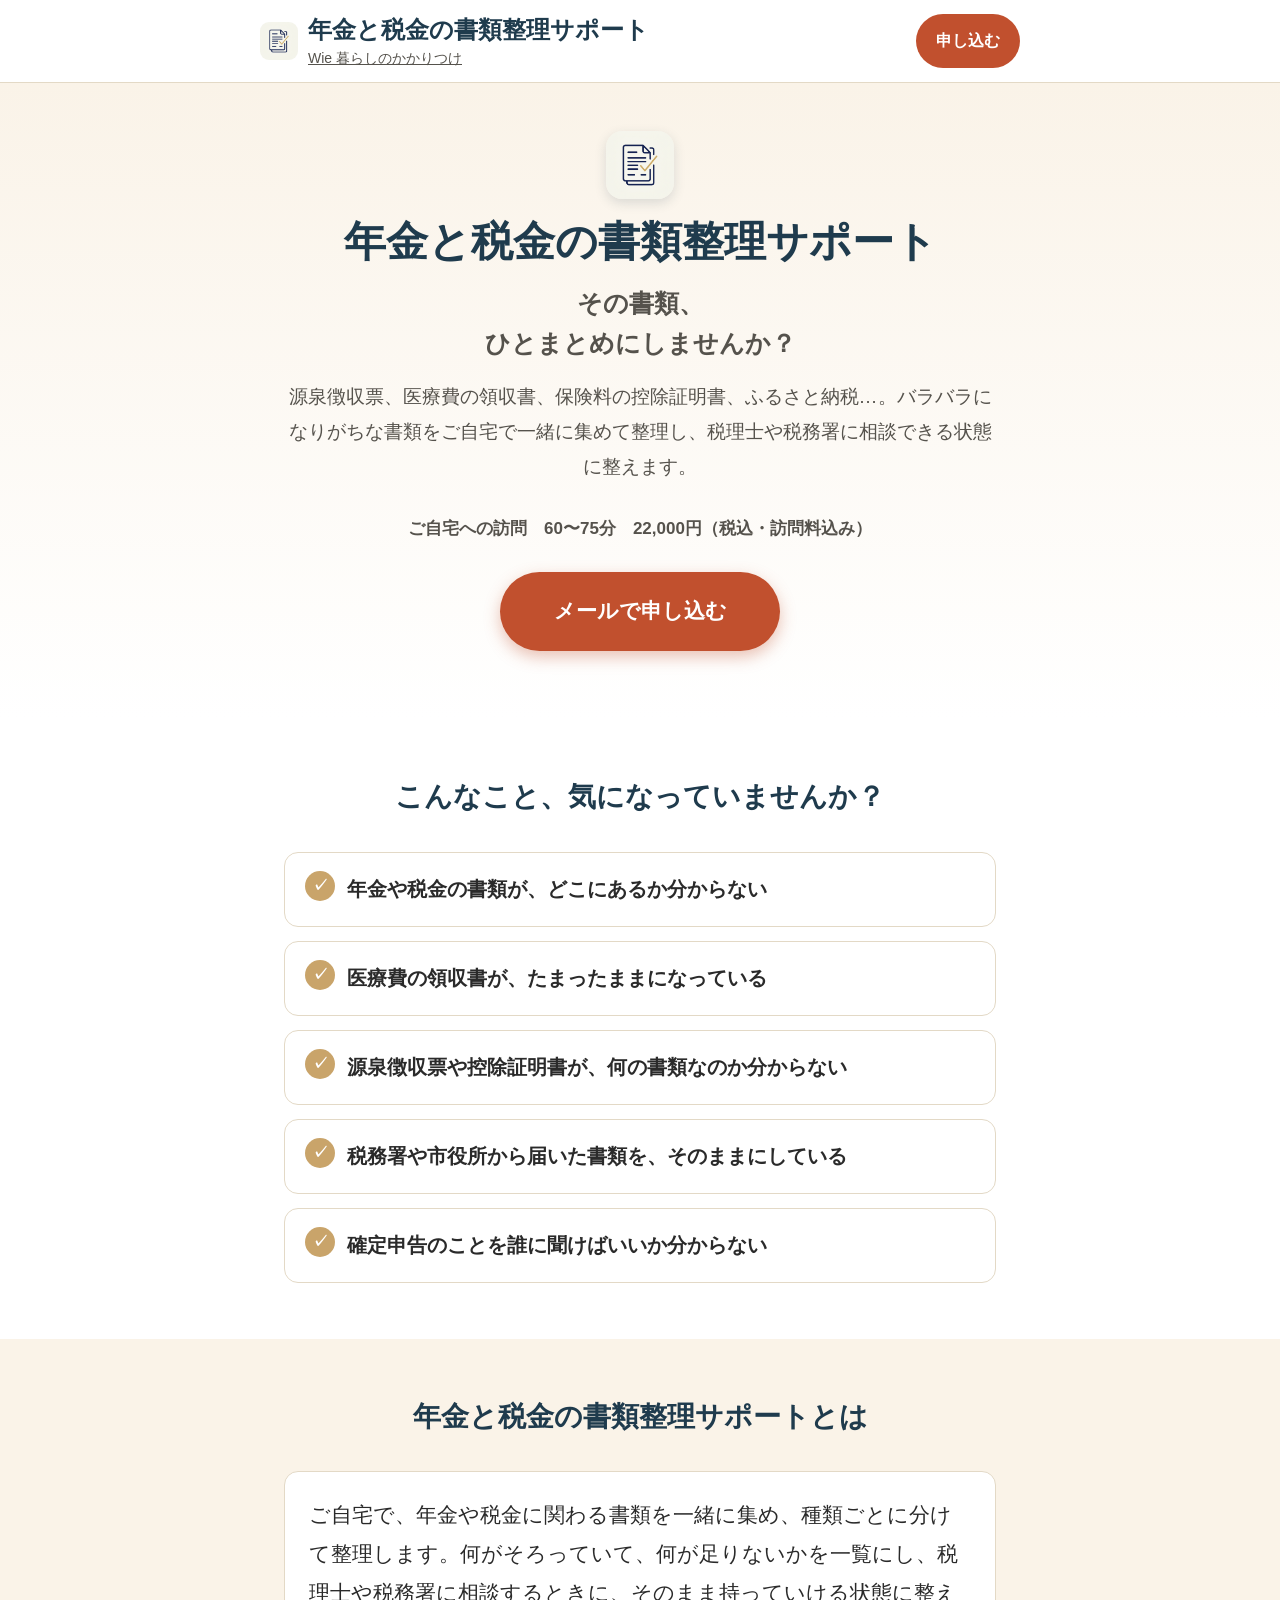
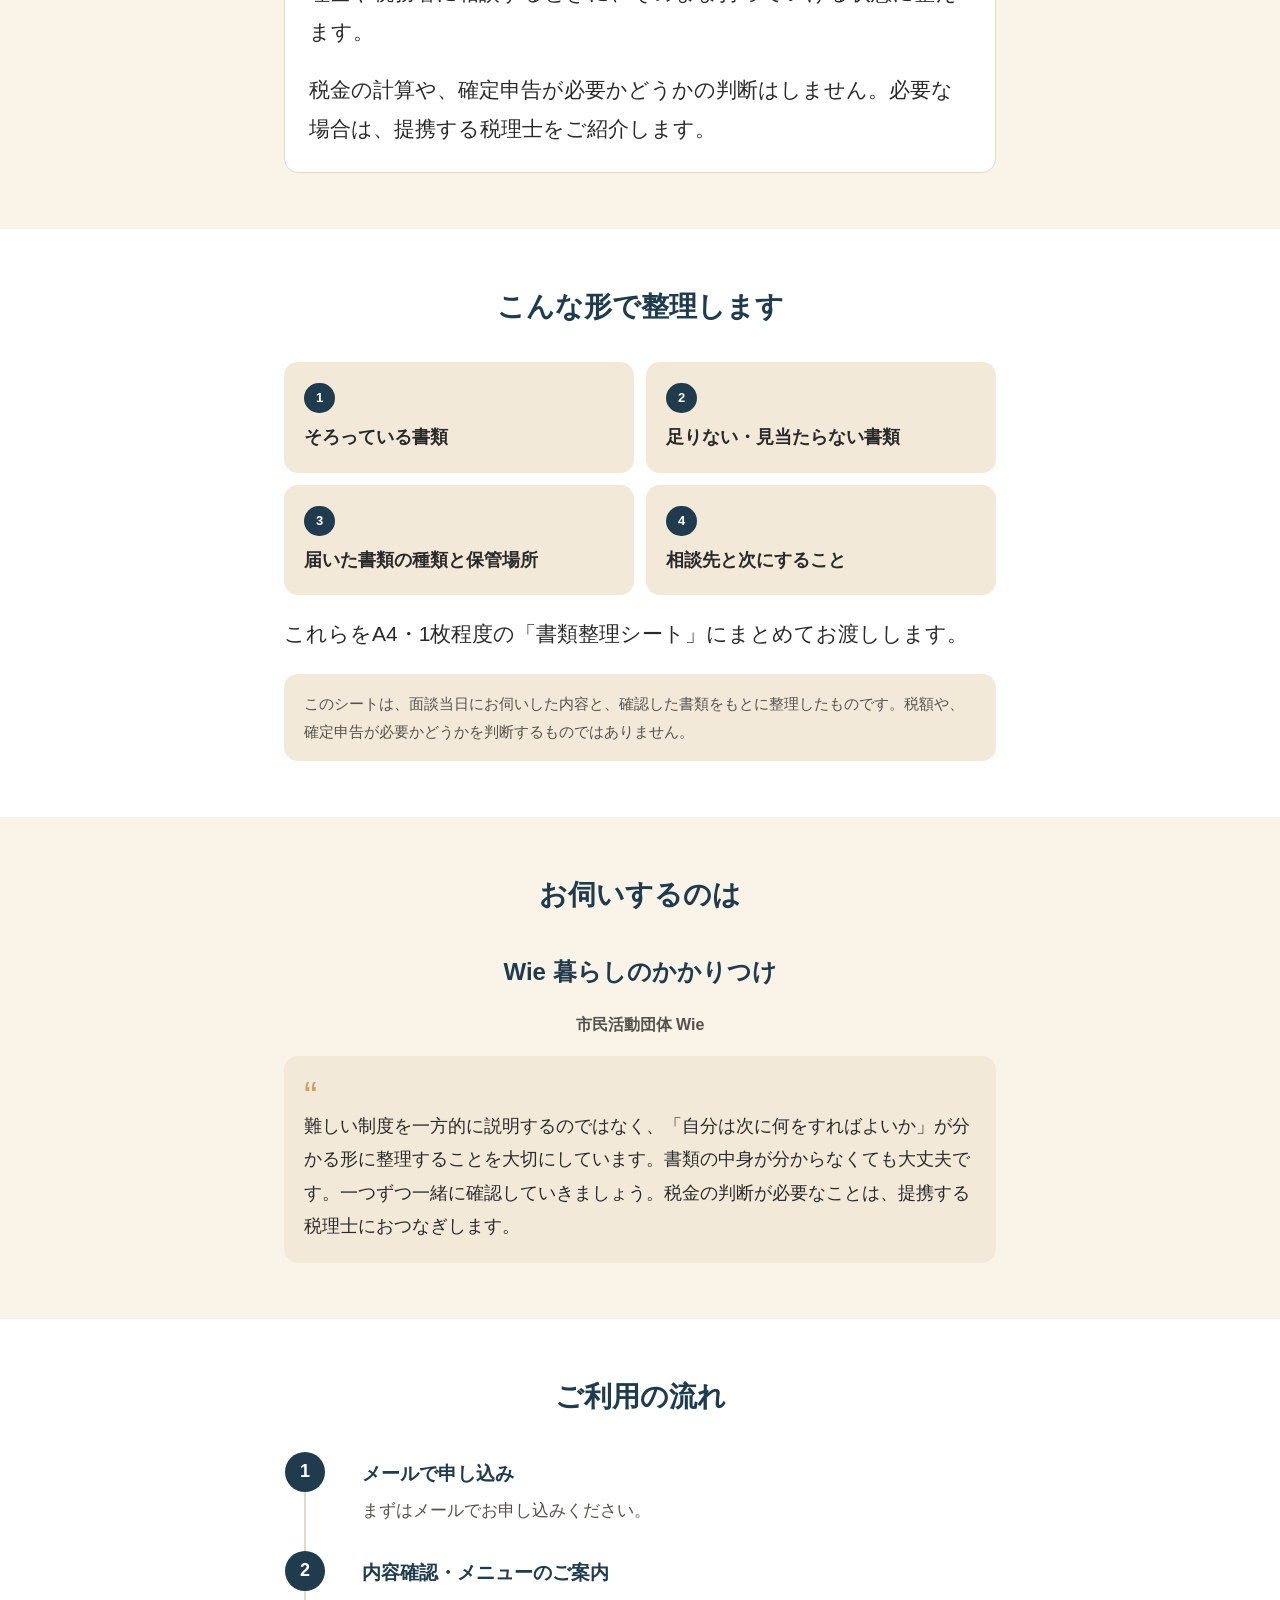
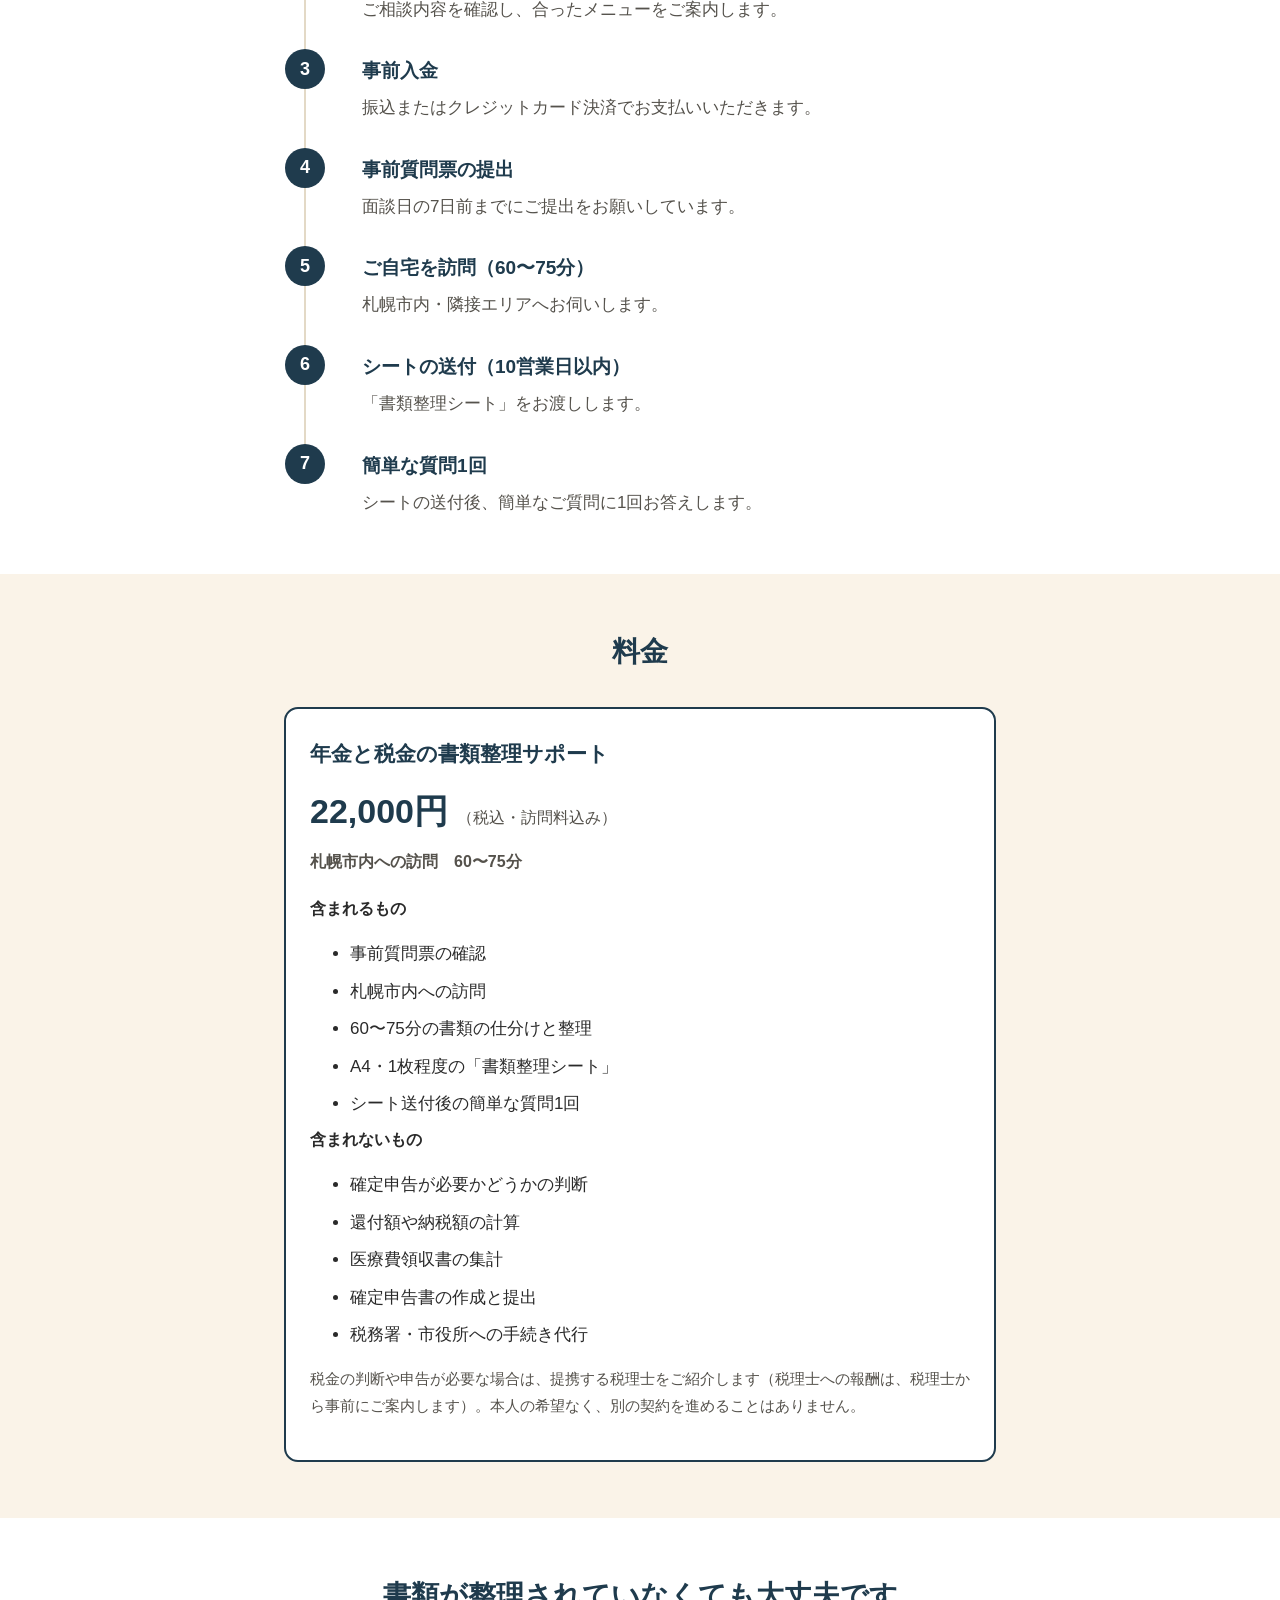
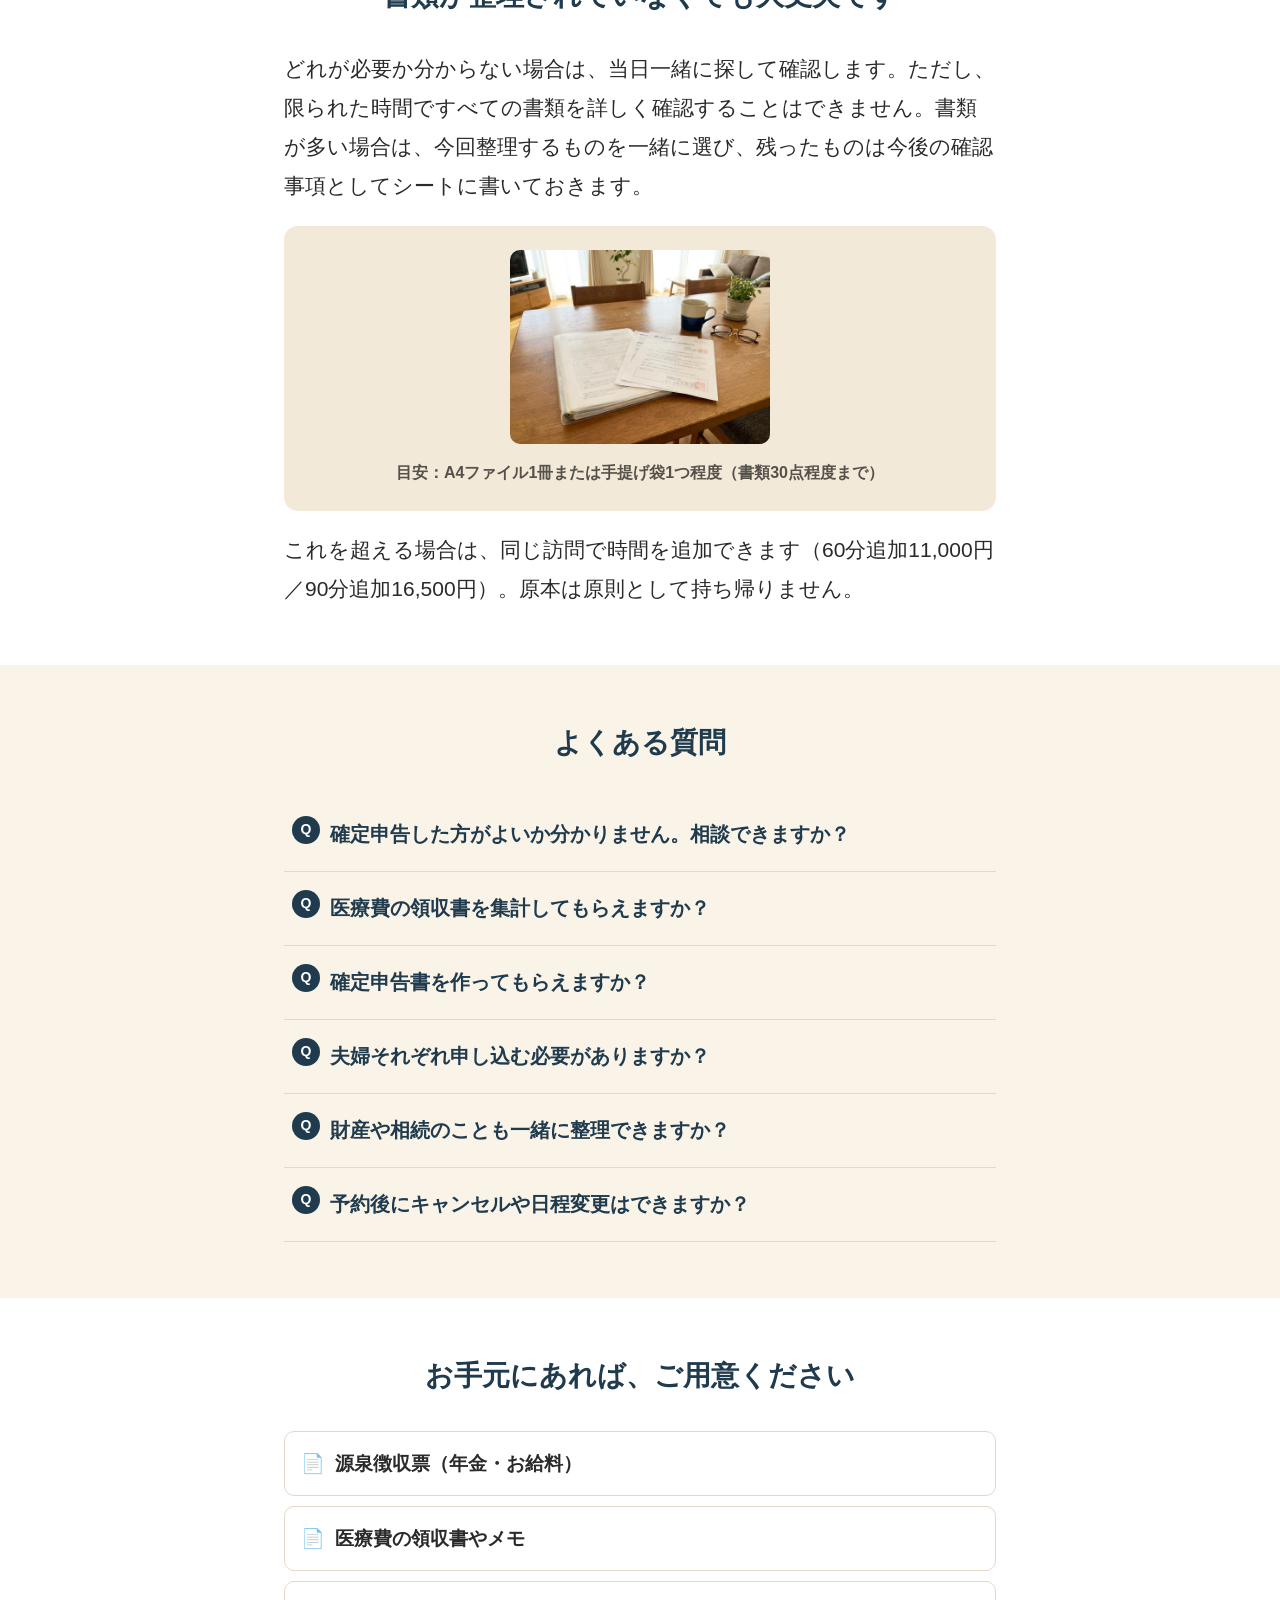
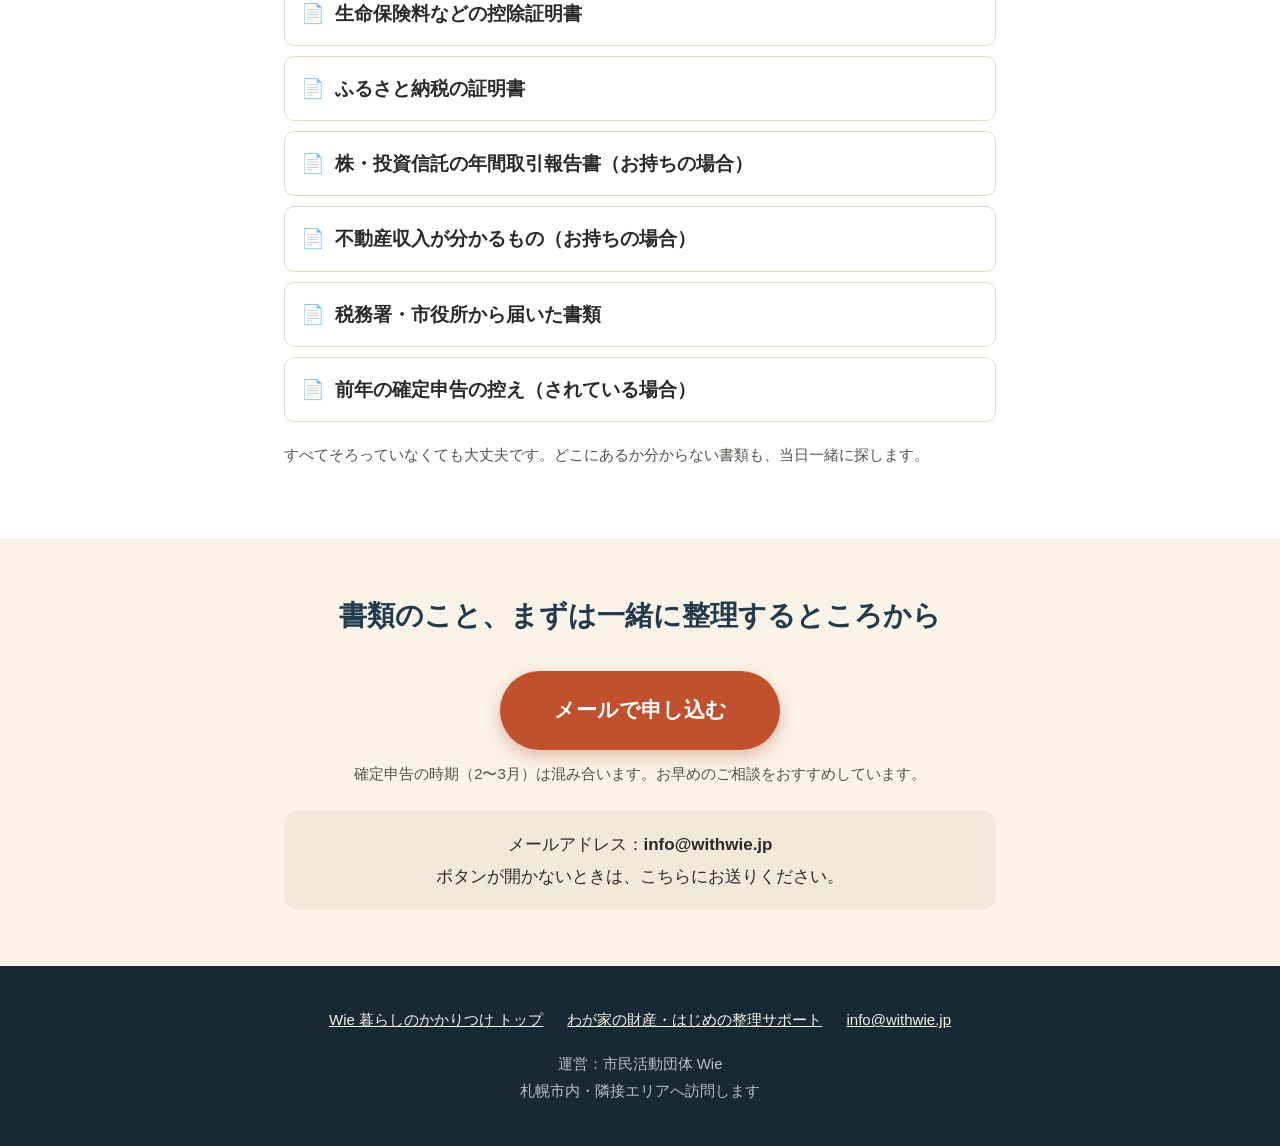
<file: shorui/index.html>
<!doctype html>
<html lang="ja">
<head>
<meta charset="UTF-8">
<meta name="viewport" content="width=device-width, initial-scale=1">
<title>年金と税金の書類整理サポート｜Wie 暮らしのかかりつけ</title>
<meta name="description" content="源泉徴収票、医療費の領収書、控除証明書など、バラバラになりがちな書類をご自宅で一緒に集めて整理し、税理士や税務署に相談できる状態に整えます。札幌市内・隣接エリア対応、60〜75分22,000円。">
<link rel="stylesheet" href="assets/css/style.css">
</head>
<body>
<header class="site-header">
  <div class="header-inner">
    <div class="brand-group">
      <img class="brand-icon" src="assets/images/icon-tax-check.png" alt="">
      <div class="brand">年金と税金の書類整理サポート<small><a href="../" style="color:inherit;">Wie 暮らしのかかりつけ</a></small></div>
    </div>
    <a class="header-cta" href="#apply">申し込む</a>
  </div>
</header>

<!-- ============ 1. ファーストビュー ============ -->
<section class="hero">
  <div class="container">
    <img class="hero-icon" src="assets/images/icon-tax-check.png" alt="">
    <p class="service-name">年金と税金の書類整理サポート</p>
    <h1>その書類、<br>ひとまとめにしませんか？</h1>
    <p class="hero-sub">源泉徴収票、医療費の領収書、保険料の控除証明書、ふるさと納税…。バラバラになりがちな書類をご自宅で一緒に集めて整理し、税理士や税務署に相談できる状態に整えます。</p>
    <p class="hero-meta">ご自宅への訪問　60〜75分　22,000円（税込・訪問料込み）</p>
    <div class="cta-wrap">
      <a class="btn btn-primary" href="mailto:info@withwie.jp?subject=%E3%80%90Wie%E3%80%91%E5%B9%B4%E9%87%91%E3%81%A8%E7%A8%8E%E9%87%91%E3%81%AE%E6%9B%B8%E9%A1%9E%E6%95%B4%E7%90%86%E3%82%B5%E3%83%9D%E3%83%BC%E3%83%88%E3%81%AE%E7%94%B3%E3%81%97%E8%BE%BC%E3%81%BF&body=%E3%81%8A%E5%90%8D%E5%89%8D%EF%BC%9A%0A%E3%81%94%E6%9C%AC%E4%BA%BA%EF%BC%8F%E3%81%94%E5%AE%B6%E6%97%8F%EF%BC%88%E3%81%A9%E3%81%A1%E3%82%89%E3%81%8B%EF%BC%89%EF%BC%9A%0A%E3%81%8A%E9%9B%BB%E8%A9%B1%E7%95%AA%E5%8F%B7%EF%BC%9A%0A%E3%81%8A%E4%BD%8F%E3%81%BE%E3%81%84%E3%81%AE%E5%B8%82%E5%8C%BA%E7%94%BA%E6%9D%91%EF%BC%9A%0A%E3%81%94%E5%B8%8C%E6%9C%9B%E3%81%AE%E6%97%A5%E7%A8%8B%EF%BC%88%E3%81%84%E3%81%8F%E3%81%A4%E3%81%8B%EF%BC%89%EF%BC%9A%0A%E6%B0%97%E3%81%AB%E3%81%AA%E3%81%A3%E3%81%A6%E3%81%84%E3%82%8B%E6%9B%B8%E9%A1%9E%EF%BC%9A%0A">メールで申し込む</a>
    </div>
  </div>
</section>

<!-- ============ 2. 共感 ============ -->
<section>
  <div class="container">
    <h2 class="section-title">こんなこと、気になっていませんか？</h2>
    <ul class="check-list">
      <li>年金や税金の書類が、どこにあるか分からない</li>
      <li>医療費の領収書が、たまったままになっている</li>
      <li>源泉徴収票や控除証明書が、何の書類なのか分からない</li>
      <li>税務署や市役所から届いた書類を、そのままにしている</li>
      <li>確定申告のことを誰に聞けばいいか分からない</li>
    </ul>
  </div>
</section>

<!-- ============ 3. サービス説明 ============ -->
<section class="alt">
  <div class="container">
    <h2 class="section-title">年金と税金の書類整理サポートとは</h2>
    <div class="card">
      <p>ご自宅で、年金や税金に関わる書類を一緒に集め、種類ごとに分けて整理します。何がそろっていて、何が足りないかを一覧にし、税理士や税務署に相談するときに、そのまま持っていける状態に整えます。</p>
      <p style="margin-bottom:0;">税金の計算や、確定申告が必要かどうかの判断はしません。必要な場合は、提携する税理士をご紹介します。</p>
    </div>
  </div>
</section>

<!-- ============ 4. 書類整理シートのイメージ ============ -->
<section>
  <div class="container">
    <h2 class="section-title">こんな形で整理します</h2>
    <div class="result-grid cols-2">
      <div class="result-item"><span class="num">1</span><br>そろっている書類</div>
      <div class="result-item"><span class="num">2</span><br>足りない・見当たらない書類</div>
      <div class="result-item"><span class="num">3</span><br>届いた書類の種類と保管場所</div>
      <div class="result-item"><span class="num">4</span><br>相談先と次にすること</div>
    </div>
    <p>これらをA4・1枚程度の「書類整理シート」にまとめてお渡しします。</p>
    <div class="disclaimer">
      このシートは、面談当日にお伺いした内容と、確認した書類をもとに整理したものです。税額や、確定申告が必要かどうかを判断するものではありません。
    </div>
  </div>
</section>

<!-- ============ 5. お伺いするのは ============ -->
<section class="alt">
  <div class="container">
    <h2 class="section-title">お伺いするのは</h2>
    <div class="profile">
      <div class="profile-name">Wie 暮らしのかかりつけ</div>
      <div class="profile-cred">市民活動団体 Wie</div>
      <div class="profile-comment">
        難しい制度を一方的に説明するのではなく、「自分は次に何をすればよいか」が分かる形に整理することを大切にしています。書類の中身が分からなくても大丈夫です。一つずつ一緒に確認していきましょう。税金の判断が必要なことは、提携する税理士におつなぎします。
      </div>
    </div>
  </div>
</section>

<!-- ============ 6. 流れ ============ -->
<section>
  <div class="container">
    <h2 class="section-title">ご利用の流れ</h2>
    <ol class="steps">
      <li><h4>メールで申し込み</h4><p>まずはメールでお申し込みください。</p></li>
      <li><h4>内容確認・メニューのご案内</h4><p>ご相談内容を確認し、合ったメニューをご案内します。</p></li>
      <li><h4>事前入金</h4><p>振込またはクレジットカード決済でお支払いいただきます。</p></li>
      <li><h4>事前質問票の提出</h4><p>面談日の7日前までにご提出をお願いしています。</p></li>
      <li><h4>ご自宅を訪問（60〜75分）</h4><p>札幌市内・隣接エリアへお伺いします。</p></li>
      <li><h4>シートの送付（10営業日以内）</h4><p>「書類整理シート」をお渡しします。</p></li>
      <li><h4>簡単な質問1回</h4><p>シートの送付後、簡単なご質問に1回お答えします。</p></li>
    </ol>
  </div>
</section>

<!-- ============ 7. 料金 ============ -->
<section class="alt">
  <div class="container">
    <h2 class="section-title">料金</h2>
    <div class="price-card">
      <div class="price-name">年金と税金の書類整理サポート</div>
      <div class="price-amount">22,000円 <span>（税込・訪問料込み）</span></div>
      <div class="price-meta">札幌市内への訪問　60〜75分</div>
      <h3 style="font-size:16px;">含まれるもの</h3>
      <ul class="price-included">
        <li>事前質問票の確認</li>
        <li>札幌市内への訪問</li>
        <li>60〜75分の書類の仕分けと整理</li>
        <li>A4・1枚程度の「書類整理シート」</li>
        <li>シート送付後の簡単な質問1回</li>
      </ul>
      <h3 style="font-size:16px;">含まれないもの</h3>
      <ul class="price-excluded">
        <li>確定申告が必要かどうかの判断</li>
        <li>還付額や納税額の計算</li>
        <li>医療費領収書の集計</li>
        <li>確定申告書の作成と提出</li>
        <li>税務署・市役所への手続き代行</li>
      </ul>
      <p class="btn-note" style="margin-top:14px;">税金の判断や申告が必要な場合は、提携する税理士をご紹介します（税理士への報酬は、税理士から事前にご案内します）。本人の希望なく、別の契約を進めることはありません。</p>
    </div>
  </div>
</section>

<!-- ============ 8. 書類の安心セクション ============ -->
<section>
  <div class="container">
    <h2 class="section-title">書類が整理されていなくても大丈夫です</h2>
    <p>どれが必要か分からない場合は、当日一緒に探して確認します。ただし、限られた時間ですべての書類を詳しく確認することはできません。書類が多い場合は、今回整理するものを一緒に選び、残ったものは今後の確認事項としてシートに書いておきます。</p>
    <div class="doc-amount-image">
      <img src="assets/images/doc-amount-sample.jpg" alt="書類の目安：A4ファイル1冊または手提げ袋1つ程度">
      <p>目安：A4ファイル1冊または手提げ袋1つ程度（書類30点程度まで）</p>
    </div>
    <p style="margin-bottom:0;">これを超える場合は、同じ訪問で時間を追加できます（60分追加11,000円／90分追加16,500円）。原本は原則として持ち帰りません。</p>
  </div>
</section>

<!-- ============ 9. よくある質問 ============ -->
<section class="alt">
  <div class="container">
    <h2 class="section-title">よくある質問</h2>
    <details class="faq-item">
      <summary>確定申告した方がよいか分かりません。相談できますか？</summary>
      <div class="faq-answer">このサービスでは判断はしませんが、判断に必要な書類をそろえるお手伝いをします。整理した書類をもとに、提携する税理士や税務署にご相談いただけます。</div>
    </details>
    <details class="faq-item">
      <summary>医療費の領収書を集計してもらえますか？</summary>
      <div class="faq-answer">集計は含まれません。領収書を年ごと・人ごとに分けて、まとめておくところまでお手伝いします。</div>
    </details>
    <details class="faq-item">
      <summary>確定申告書を作ってもらえますか？</summary>
      <div class="faq-answer">このサービスには含まれません。ご希望の場合は、提携する税理士をご紹介します。</div>
    </details>
    <details class="faq-item">
      <summary>夫婦それぞれ申し込む必要がありますか？</summary>
      <div class="faq-answer">まずは1名分としてご案内していますが、ご夫婦で一緒に整理したい場合はご相談ください。</div>
    </details>
    <details class="faq-item">
      <summary>財産や相続のことも一緒に整理できますか？</summary>
      <div class="faq-answer">このサービスは年金と税金の書類が中心です。財産や家族への引き継ぎも整理したい場合は、<a href="../seiri/">わが家の財産・はじめの整理サポート</a>をご覧ください。</div>
    </details>
    <details class="faq-item">
      <summary>予約後にキャンセルや日程変更はできますか？</summary>
      <div class="faq-answer">面談日の7日前までであれば、全額返金・日程変更が可能です。それ以降のキャンセルについては個別にご案内します。</div>
    </details>
  </div>
</section>

<!-- ============ 10. 準備資料 ============ -->
<section>
  <div class="container">
    <h2 class="section-title">お手元にあれば、ご用意ください</h2>
    <ul class="doc-list">
      <li>源泉徴収票（年金・お給料）</li>
      <li>医療費の領収書やメモ</li>
      <li>生命保険料などの控除証明書</li>
      <li>ふるさと納税の証明書</li>
      <li>株・投資信託の年間取引報告書（お持ちの場合）</li>
      <li>不動産収入が分かるもの（お持ちの場合）</li>
      <li>税務署・市役所から届いた書類</li>
      <li>前年の確定申告の控え（されている場合）</li>
    </ul>
    <p class="btn-note" style="margin-top:14px;">すべてそろっていなくても大丈夫です。どこにあるか分からない書類も、当日一緒に探します。</p>
  </div>
</section>

<!-- ============ 11. 最終CTA ============ -->
<section class="alt" id="apply">
  <div class="container" style="text-align:center;">
    <h2 class="section-title">書類のこと、まずは一緒に整理するところから</h2>
    <a class="btn btn-primary" href="mailto:info@withwie.jp?subject=%E3%80%90Wie%E3%80%91%E5%B9%B4%E9%87%91%E3%81%A8%E7%A8%8E%E9%87%91%E3%81%AE%E6%9B%B8%E9%A1%9E%E6%95%B4%E7%90%86%E3%82%B5%E3%83%9D%E3%83%BC%E3%83%88%E3%81%AE%E7%94%B3%E3%81%97%E8%BE%BC%E3%81%BF&body=%E3%81%8A%E5%90%8D%E5%89%8D%EF%BC%9A%0A%E3%81%94%E6%9C%AC%E4%BA%BA%EF%BC%8F%E3%81%94%E5%AE%B6%E6%97%8F%EF%BC%88%E3%81%A9%E3%81%A1%E3%82%89%E3%81%8B%EF%BC%89%EF%BC%9A%0A%E3%81%8A%E9%9B%BB%E8%A9%B1%E7%95%AA%E5%8F%B7%EF%BC%9A%0A%E3%81%8A%E4%BD%8F%E3%81%BE%E3%81%84%E3%81%AE%E5%B8%82%E5%8C%BA%E7%94%BA%E6%9D%91%EF%BC%9A%0A%E3%81%94%E5%B8%8C%E6%9C%9B%E3%81%AE%E6%97%A5%E7%A8%8B%EF%BC%88%E3%81%84%E3%81%8F%E3%81%A4%E3%81%8B%EF%BC%89%EF%BC%9A%0A%E6%B0%97%E3%81%AB%E3%81%AA%E3%81%A3%E3%81%A6%E3%81%84%E3%82%8B%E6%9B%B8%E9%A1%9E%EF%BC%9A%0A">メールで申し込む</a>
    <p class="btn-note">確定申告の時期（2〜3月）は混み合います。お早めのご相談をおすすめしています。</p>
    <div class="cross-link">メールアドレス：<strong>info@withwie.jp</strong><br>ボタンが開かないときは、こちらにお送りください。</div>
  </div>
</section>

<!-- ============ フッター ============ -->
<footer class="site-footer">
  <div class="container">
    <div class="footer-links">
      <a href="../">Wie 暮らしのかかりつけ トップ</a>
      <a href="../seiri/">わが家の財産・はじめの整理サポート</a>
      <a href="mailto:info@withwie.jp">info@withwie.jp</a>
    </div>
    <p class="footer-address">
      運営：市民活動団体 Wie<br>
      札幌市内・隣接エリアへ訪問します
    </p>
  </div>
</footer>
</body>
</html>
</file>
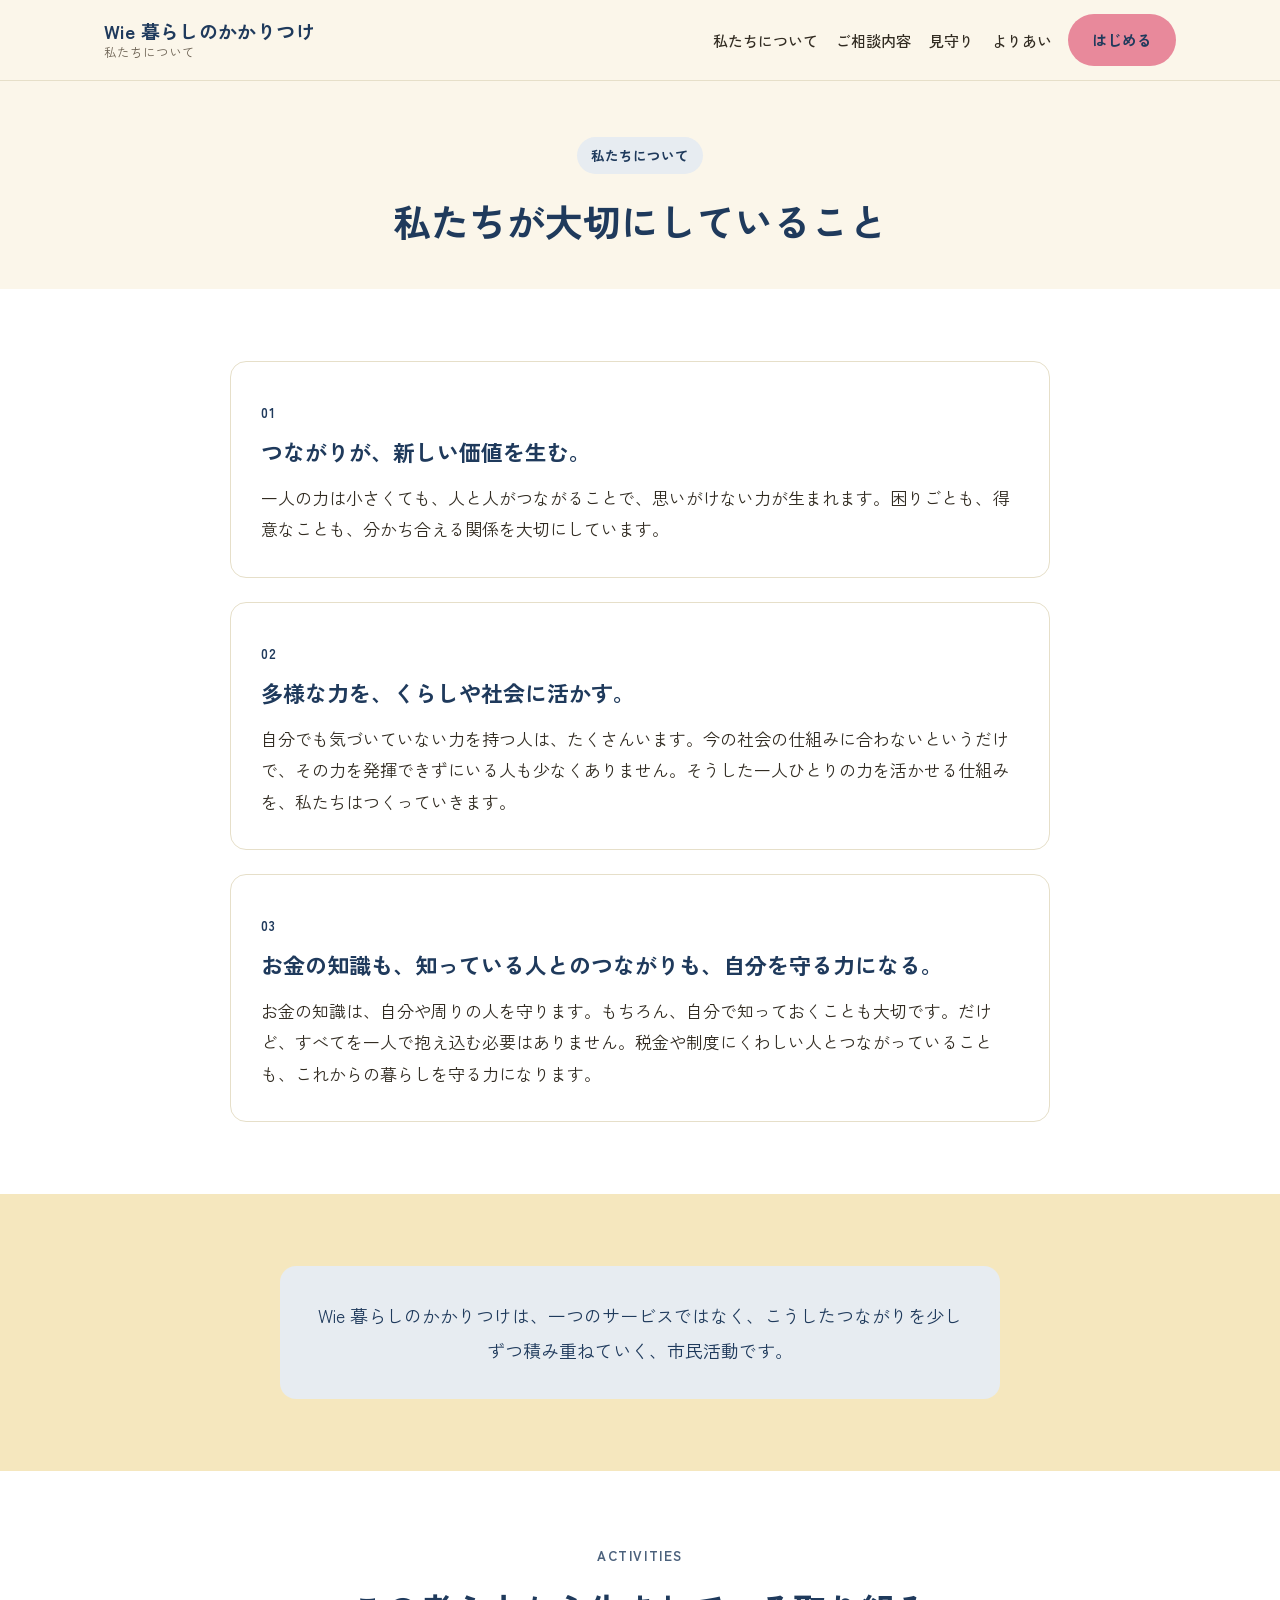
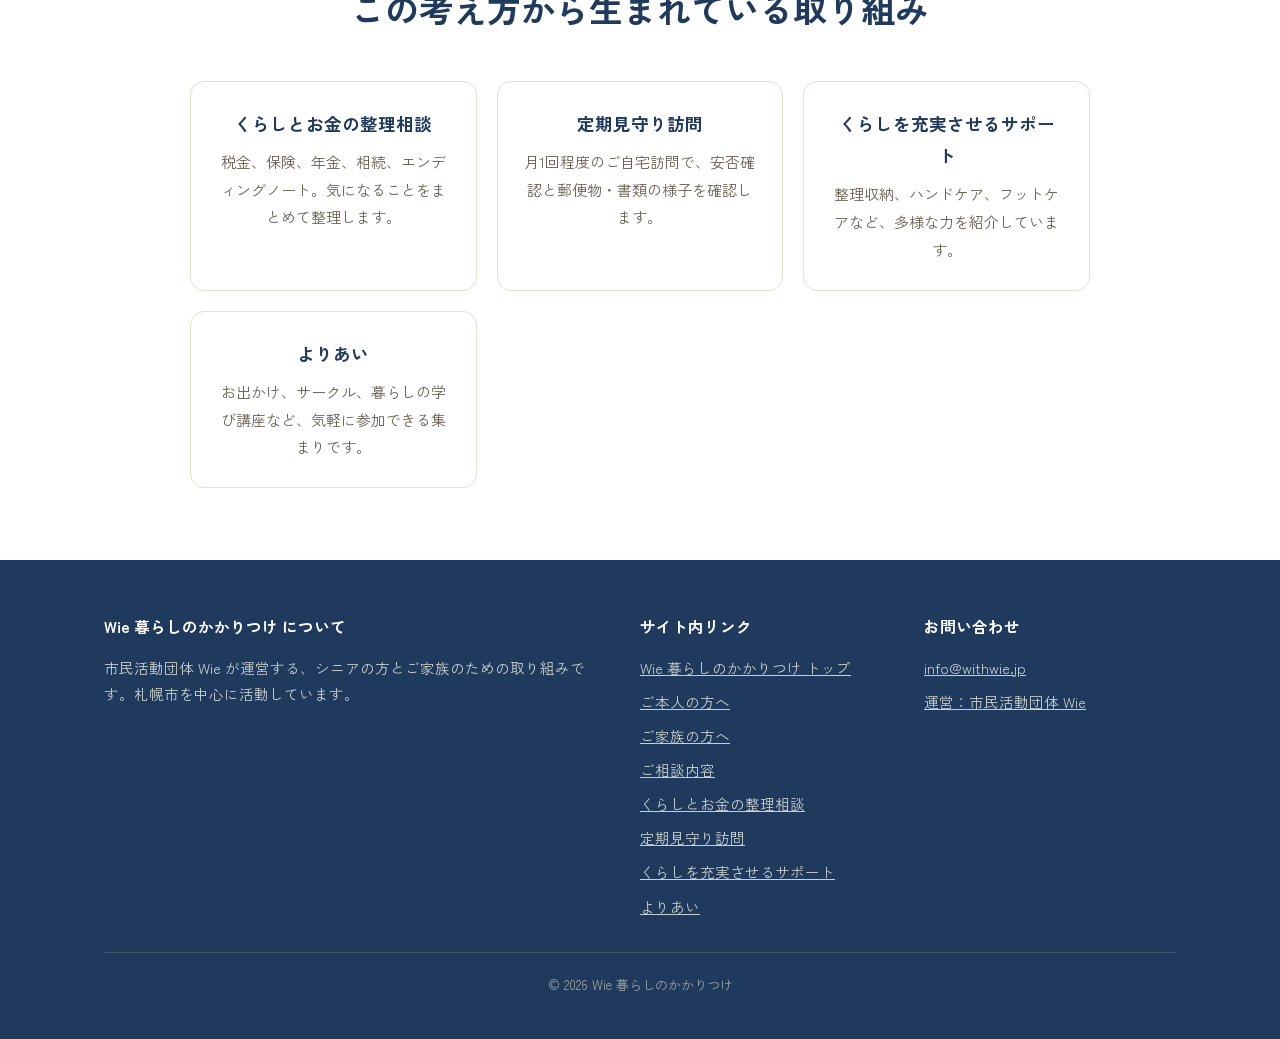
<file: about.html>
<!DOCTYPE html>
<html lang="ja">
<head>
<meta charset="UTF-8">
<meta name="viewport" content="width=device-width, initial-scale=1.0">
<title>私たちについて｜Wie 暮らしのかかりつけ</title>
<meta name="description" content="Wie 暮らしのかかりつけが大切にしていること。つながりが新しい価値を生む、多様な力をくらしや社会に活かす、お金の知識も知っている人とのつながりも自分を守る力になる。一つのサービスではなく、市民活動です。">
<link rel="preconnect" href="https://fonts.googleapis.com">
<link rel="preconnect" href="https://fonts.gstatic.com" crossorigin>
<link href="https://fonts.googleapis.com/css2?family=Zen+Kaku+Gothic+New:wght@400;500;700&display=swap" rel="stylesheet">
<style>
  :root{
    --bg:#FBF6EA;
    --bg-alt:#F5E7BE;
    --surface:#FFFFFF;
    --navy:#1F3A5C;
    --navy-soft:#E7ECF1;
    --ink:#322C22;
    --ink-soft:#6B6152;
    --cta:#E8899B;
    --cta-ink:#1F3A5C;
    --line:#E6DFC9;
    --font:"Zen Kaku Gothic New","Hiragino Kaku Gothic ProN","Noto Sans JP",sans-serif;
    --container:1120px;
  }
  *{box-sizing:border-box;}
  html{scroll-behavior:smooth;}
  body{margin:0;font-family:var(--font);color:var(--ink);background:var(--bg);line-height:1.85;font-size:18px;-webkit-font-smoothing:antialiased;}
  img{max-width:100%;display:block;}
  a{color:var(--navy);}
  h1,h2,h3{font-family:var(--font);font-weight:700;margin:0;}
  p{margin:0 0 1em;}
  ul{margin:0;}
  .container{max-width:var(--container);margin:0 auto;padding:0 24px;}

  .skip-link{position:absolute;left:-999px;top:0;background:var(--navy);color:#fff;padding:12px 20px;z-index:300;border-radius:0 0 8px 0;text-decoration:none;font-size:14px;}
  .skip-link:focus{left:0;}
  :focus-visible{outline:3px solid var(--navy);outline-offset:2px;}

  .fade-in{opacity:0;transform:translateY(16px);transition:opacity .6s ease,transform .6s ease;}
  .fade-in.is-visible{opacity:1;transform:none;}
  @media (prefers-reduced-motion: reduce){
    html{scroll-behavior:auto;}
    .fade-in{opacity:1;transform:none;transition:none;}
  }

  /* header */
  header.site-header{position:sticky;top:0;z-index:100;background:rgba(251,246,234,0.94);backdrop-filter:blur(6px);border-bottom:1px solid var(--line);}
  .header-inner{display:flex;align-items:center;justify-content:space-between;gap:16px;padding:14px 24px;max-width:var(--container);margin:0 auto;}
  .logo-group{display:flex;flex-direction:column;line-height:1.3;text-decoration:none;}
  .logo{font-weight:700;font-size:19px;color:var(--navy);text-decoration:none;letter-spacing:0.02em;white-space:nowrap;}
  .logo-sub{font-size:12.5px;color:var(--ink-soft);}
  .header-right{display:flex;align-items:center;gap:16px;}
  nav.main-nav ul{list-style:none;display:flex;flex-wrap:wrap;gap:18px;margin:0;padding:0;}
  nav.main-nav a{text-decoration:none;color:var(--ink);font-size:15px;font-weight:500;}
  nav.main-nav a:hover{color:var(--navy);}
  .header-cta{background:var(--cta);color:var(--cta-ink);padding:12px 24px;border-radius:100px;text-decoration:none;font-weight:600;font-size:15px;white-space:nowrap;min-height:48px;display:inline-flex;align-items:center;transition:background .15s ease,color .15s ease;}
  .header-cta:hover{background:var(--navy);color:#fff;}
  .nav-toggle{display:none;background:none;border:none;cursor:pointer;padding:10px;}
  .nav-toggle span{display:block;width:24px;height:2px;background:var(--navy);margin:5px 0;}

  @media (max-width:900px){
    nav.main-nav{position:fixed;top:64px;left:0;right:0;height:calc(100vh - 64px);background:var(--bg);padding:24px;transform:translateY(-110%);transition:transform .25s ease;overflow-y:auto;pointer-events:none;}
    nav.main-nav.open{transform:translateY(0);pointer-events:auto;}
    nav.main-nav ul{flex-direction:column;gap:2px;}
    nav.main-nav a{display:block;padding:16px 6px;font-size:18px;border-bottom:1px solid var(--line);}
    .nav-toggle{display:block;}
    .logo{font-size:16px;}
    .header-cta{padding:9px 14px;font-size:13px;}
    .header-right{gap:10px;}
  }

  main section{padding:72px 0;}
  .sec-alt{background:var(--bg-alt);}
  .sec-base{background:var(--surface);}

  .section-head{max-width:640px;margin:0 auto 40px;text-align:center;}
  .eyebrow{font-size:13.5px;letter-spacing:0.12em;text-transform:uppercase;color:var(--navy);font-weight:600;margin-bottom:10px;display:block;opacity:0.8;}
  .section-head h2{font-size:clamp(26px,3.4vw,34px);color:var(--navy);margin:0 0 14px;text-wrap:balance;}
  .section-head p{color:var(--ink-soft);font-size:17.5px;margin:0;}

  .btn{display:inline-flex;align-items:center;justify-content:center;padding:16px 32px;border-radius:100px;font-weight:600;font-size:19px;text-decoration:none;cursor:pointer;border:none;min-height:52px;font-family:var(--font);transition:background .15s ease,color .15s ease;}
  .btn-primary{background:var(--cta);color:var(--cta-ink);}
  .btn-primary:hover{background:var(--navy);color:#fff;}
  .btn-secondary{background:transparent;color:var(--navy);border:1.5px solid var(--navy);}
  .btn-secondary:hover{background:var(--navy-soft);}

  /* mission hero */
  .mission-hero{padding:56px 0 40px;background:var(--bg);text-align:center;}
  .mission-hero .eyebrow2{display:inline-block;background:var(--navy-soft);color:var(--navy);font-size:13.5px;font-weight:600;padding:6px 14px;border-radius:100px;margin-bottom:18px;}
  .mission-hero h1{font-size:clamp(28px,4vw,38px);color:var(--navy);line-height:1.5;max-width:760px;margin:0 auto;text-wrap:balance;}

  /* pillars */
  .pillar-list{display:grid;gap:24px;max-width:820px;margin:0 auto;}
  .pillar-card{background:var(--surface);border:1px solid var(--line);border-radius:16px;padding:32px 30px;}
  .pillar-card .pillar-num{display:inline-block;font-size:13px;color:var(--navy);font-weight:700;letter-spacing:0.08em;margin-bottom:10px;}
  .pillar-card h2{font-size:22px;color:var(--navy);line-height:1.5;margin:0 0 14px;text-wrap:balance;}
  .pillar-card p{font-size:17px;color:var(--ink);margin:0;}

  /* closing */
  .closing{max-width:720px;margin:0 auto;text-align:center;background:var(--navy-soft);border-radius:16px;padding:32px 30px;}
  .closing p{font-size:18px;color:var(--navy);margin:0;line-height:1.9;}

  /* link cards to services */
  .link-grid{display:grid;grid-template-columns:repeat(auto-fit,minmax(240px,1fr));gap:20px;max-width:900px;margin:0 auto;}
  .link-card{background:var(--surface);border:1px solid var(--line);border-radius:14px;padding:26px;text-align:center;text-decoration:none;display:block;}
  .link-card h3{font-size:17.5px;color:var(--navy);margin:0 0 8px;}
  .link-card p{font-size:15px;color:var(--ink-soft);margin:0;}

  /* footer */
  footer.site-footer{background:var(--navy);color:#EDEFEA;padding:52px 0 30px;}
  footer .footer-grid{display:grid;grid-template-columns:2fr 1fr 1fr;gap:32px;margin-bottom:32px;}
  @media (max-width:700px){footer .footer-grid{grid-template-columns:1fr;gap:24px;}}
  footer h3{font-size:15.5px;margin:0 0 14px;color:#fff;}
  footer p,footer li{font-size:14.5px;color:#C8D0CE;line-height:1.8;}
  footer ul{list-style:none;padding:0;margin:0;display:grid;gap:8px;}
  footer a{color:#C8D0CE;}
  footer .copyright{border-top:1px solid rgba(255,255,255,0.15);padding-top:20px;font-size:13px;color:#9AA6A2;text-align:center;}
</style>
</head>
<body>
<a class="skip-link" href="#main">本文へスキップ</a>

<header class="site-header">
  <div class="header-inner">
    <a class="logo-group" href="index.html">
      <span class="logo">Wie 暮らしのかかりつけ</span>
      <span class="logo-sub">私たちについて</span>
    </a>
    <div class="header-right">
      <nav class="main-nav" id="main-nav">
        <ul>
          <li><a href="about.html">私たちについて</a></li>
          <li><a href="consult.html">ご相談内容</a></li>
          <li><a href="mimamori.html">見守り</a></li>
          <li><a href="events.html">よりあい</a></li>
        </ul>
      </nav>
      <a class="header-cta" href="index.html">はじめる</a>
      <button class="nav-toggle" id="nav-toggle" aria-controls="main-nav" aria-expanded="false" aria-label="メニューを開く">
        <span></span><span></span><span></span>
      </button>
    </div>
  </div>
</header>

<main id="main">

  <!-- mission hero -->
  <section class="mission-hero">
    <div class="container">
      <span class="eyebrow2">私たちについて</span>
      <h1>私たちが大切にしていること</h1>
    </div>
  </section>

  <!-- pillars -->
  <section class="sec-base">
    <div class="container">
      <div class="pillar-list fade-in">
        <div class="pillar-card">
          <span class="pillar-num">01</span>
          <h2>つながりが、新しい価値を生む。</h2>
          <p>一人の力は小さくても、人と人がつながることで、思いがけない力が生まれます。困りごとも、得意なことも、分かち合える関係を大切にしています。</p>
        </div>
        <div class="pillar-card">
          <span class="pillar-num">02</span>
          <h2>多様な力を、くらしや社会に活かす。</h2>
          <p>自分でも気づいていない力を持つ人は、たくさんいます。今の社会の仕組みに合わないというだけで、その力を発揮できずにいる人も少なくありません。そうした一人ひとりの力を活かせる仕組みを、私たちはつくっていきます。</p>
        </div>
        <div class="pillar-card">
          <span class="pillar-num">03</span>
          <h2>お金の知識も、知っている人とのつながりも、自分を守る力になる。</h2>
          <p>お金の知識は、自分や周りの人を守ります。もちろん、自分で知っておくことも大切です。だけど、すべてを一人で抱え込む必要はありません。税金や制度にくわしい人とつながっていることも、これからの暮らしを守る力になります。</p>
        </div>
      </div>
    </div>
  </section>

  <!-- closing -->
  <section class="sec-alt">
    <div class="container">
      <div class="closing fade-in">
        <p>Wie 暮らしのかかりつけは、一つのサービスではなく、こうしたつながりを少しずつ積み重ねていく、市民活動です。</p>
      </div>
    </div>
  </section>

  <!-- links -->
  <section class="sec-base">
    <div class="container">
      <div class="section-head fade-in">
        <span class="eyebrow">Activities</span>
        <h2>この考え方から生まれている取り組み</h2>
      </div>
      <div class="link-grid fade-in">
        <a class="link-card" href="money-consult.html">
          <h3>くらしとお金の整理相談</h3>
          <p>税金、保険、年金、相続、エンディングノート。気になることをまとめて整理します。</p>
        </a>
        <a class="link-card" href="mimamori.html">
          <h3>定期見守り訪問</h3>
          <p>月1回程度のご自宅訪問で、安否確認と郵便物・書類の様子を確認します。</p>
        </a>
        <a class="link-card" href="services.html">
          <h3>くらしを充実させるサポート</h3>
          <p>整理収納、ハンドケア、フットケアなど、多様な力を紹介しています。</p>
        </a>
        <a class="link-card" href="events.html">
          <h3>よりあい</h3>
          <p>お出かけ、サークル、暮らしの学び講座など、気軽に参加できる集まりです。</p>
        </a>
      </div>
    </div>
  </section>

</main>

<footer class="site-footer">
  <div class="container">
    <div class="footer-grid">
      <div>
        <h3>Wie 暮らしのかかりつけ について</h3>
        <p>市民活動団体 Wie が運営する、シニアの方とご家族のための取り組みです。札幌市を中心に活動しています。</p>
      </div>
      <div>
        <h3>サイト内リンク</h3>
        <ul>
          <li><a href="index.html">Wie 暮らしのかかりつけ トップ</a></li>
          <li><a href="for-you.html">ご本人の方へ</a></li>
          <li><a href="for-family.html">ご家族の方へ</a></li>
          <li><a href="consult.html">ご相談内容</a></li>
          <li><a href="money-consult.html">くらしとお金の整理相談</a></li>
          <li><a href="mimamori.html">定期見守り訪問</a></li>
          <li><a href="services.html">くらしを充実させるサポート</a></li>
          <li><a href="events.html">よりあい</a></li>
        </ul>
      </div>
      <div>
        <h3>お問い合わせ</h3>
        <ul>
          <li><a href="mailto:info@withwie.jp">info@withwie.jp</a></li>
          <li><a href="https://withwie.jp/">運営：市民活動団体 Wie</a></li>
        </ul>
      </div>
    </div>
    <p class="copyright">&copy; 2026 Wie 暮らしのかかりつけ</p>
  </div>
</footer>

<script>
(function(){
  var navToggle = document.getElementById('nav-toggle');
  var mainNav = document.getElementById('main-nav');
  if(navToggle && mainNav){
    navToggle.addEventListener('click', function(){
      var isOpen = mainNav.classList.toggle('open');
      navToggle.setAttribute('aria-expanded', isOpen ? 'true' : 'false');
    });
    mainNav.querySelectorAll('a').forEach(function(link){
      link.addEventListener('click', function(){
        mainNav.classList.remove('open');
        navToggle.setAttribute('aria-expanded', 'false');
      });
    });
  }

  var reduceMotion = window.matchMedia('(prefers-reduced-motion: reduce)').matches;
  var fadeEls = document.querySelectorAll('.fade-in');
  if(reduceMotion || !('IntersectionObserver' in window)){
    fadeEls.forEach(function(el){ el.classList.add('is-visible'); });
  } else {
    var observer = new IntersectionObserver(function(entries){
      entries.forEach(function(entry){
        if(entry.isIntersecting){
          entry.target.classList.add('is-visible');
          observer.unobserve(entry.target);
        }
      });
    }, { threshold: 0.15 });
    fadeEls.forEach(function(el){ observer.observe(el); });
  }
})();
</script>
</body>
</html>
</file>
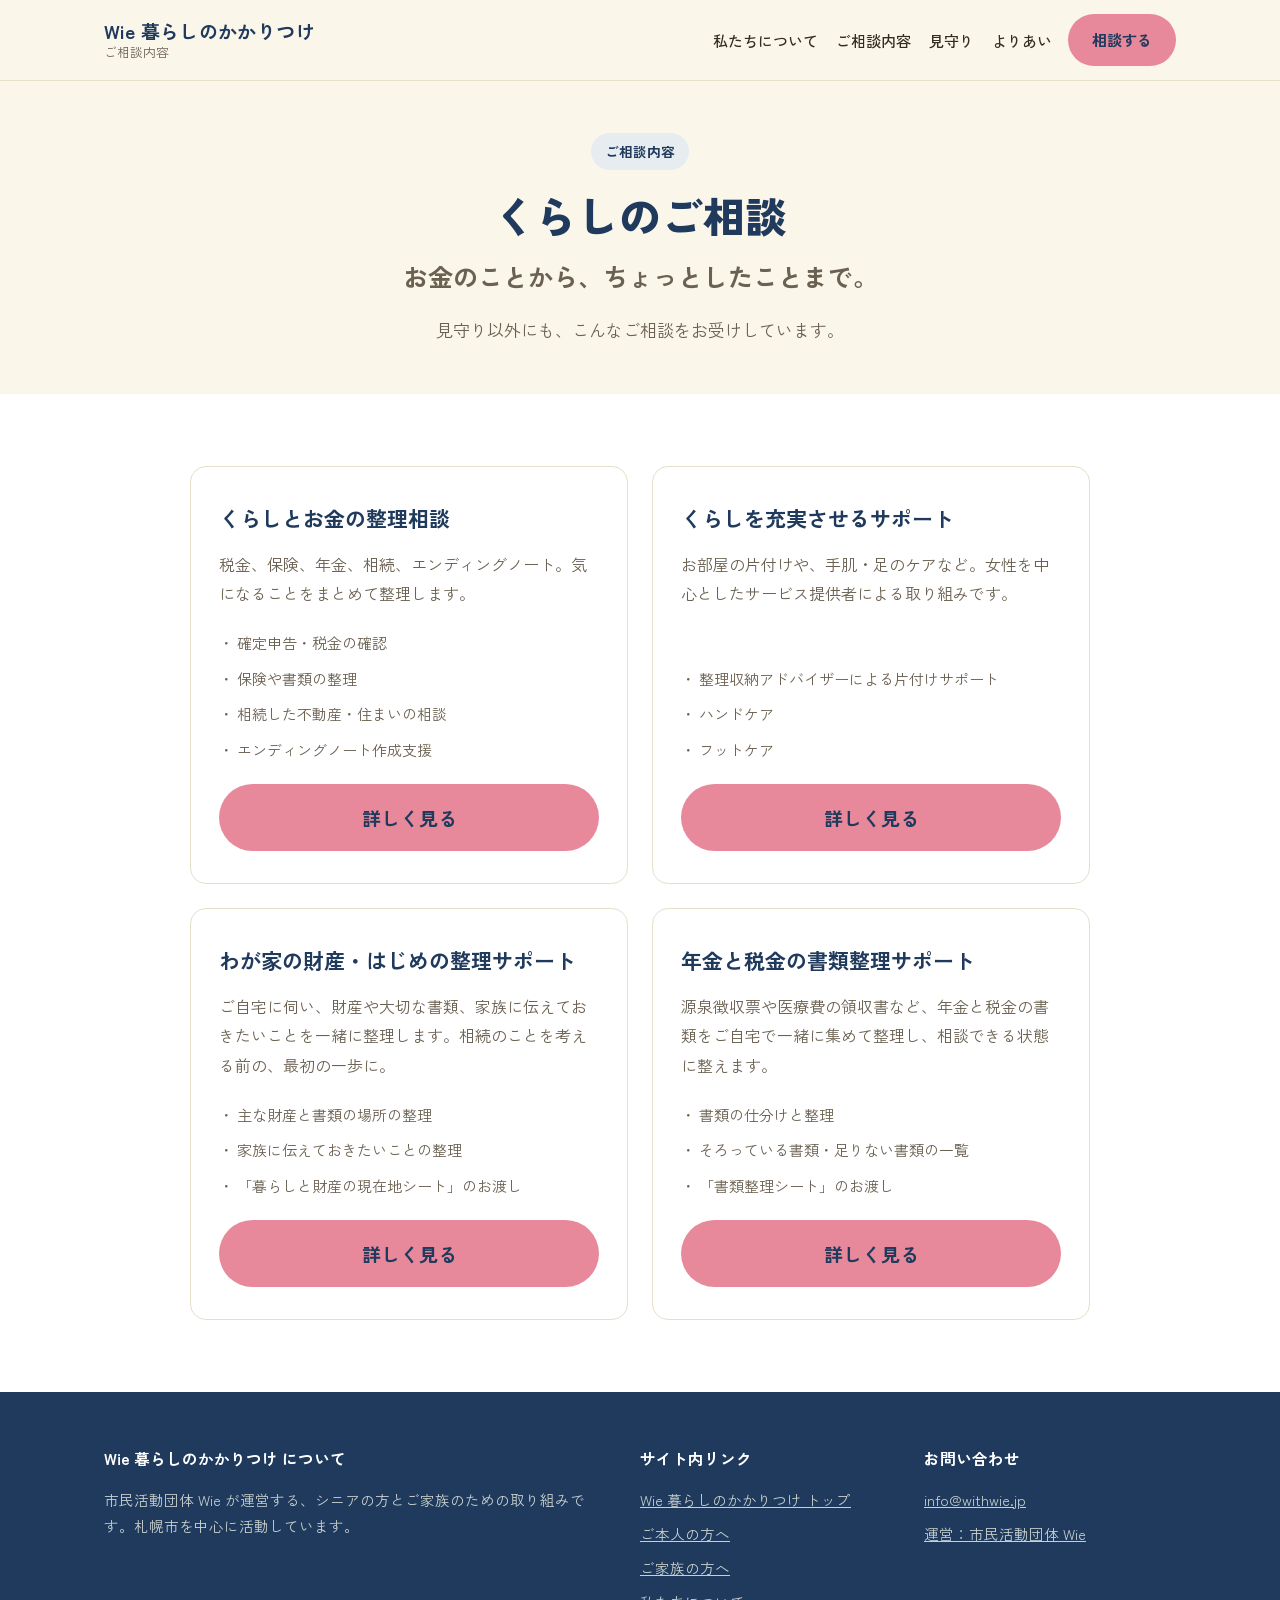
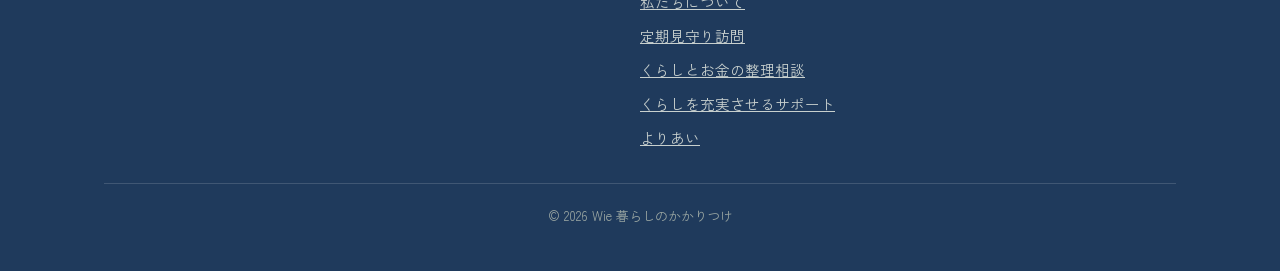
<file: consult.html>
<!DOCTYPE html>
<html lang="ja">
<head>
<meta charset="UTF-8">
<meta name="viewport" content="width=device-width, initial-scale=1.0">
<title>Wie 暮らしのかかりつけ｜ご相談内容</title>
<meta name="description" content="くらしとお金の整理相談、整理収納・ハンドケア・フットケアなどのくらしを充実させるサポート。Wie 暮らしのかかりつけでご相談いただける内容のご案内です。">
<link rel="preconnect" href="https://fonts.googleapis.com">
<link rel="preconnect" href="https://fonts.gstatic.com" crossorigin>
<link href="https://fonts.googleapis.com/css2?family=Zen+Kaku+Gothic+New:wght@400;500;700&display=swap" rel="stylesheet">
<style>
  :root{
    --bg:#FBF6EA;
    --bg-alt:#F5E7BE;
    --surface:#FFFFFF;
    --navy:#1F3A5C;
    --navy-soft:#E7ECF1;
    --ink:#322C22;
    --ink-soft:#6B6152;
    --cta:#E8899B;
    --cta-ink:#1F3A5C;
    --line:#E6DFC9;
    --font:"Zen Kaku Gothic New","Hiragino Kaku Gothic ProN","Noto Sans JP",sans-serif;
    --container:1120px;
  }
  *{box-sizing:border-box;}
  html{scroll-behavior:smooth;}
  body{margin:0;font-family:var(--font);color:var(--ink);background:var(--bg);line-height:1.85;font-size:18px;-webkit-font-smoothing:antialiased;}
  img{max-width:100%;display:block;}
  a{color:var(--navy);}
  h1,h2,h3{font-family:var(--font);font-weight:700;margin:0;}
  p{margin:0 0 1em;}
  ul{margin:0;}
  .container{max-width:var(--container);margin:0 auto;padding:0 24px;}

  .skip-link{position:absolute;left:-999px;top:0;background:var(--navy);color:#fff;padding:12px 20px;z-index:300;border-radius:0 0 8px 0;text-decoration:none;font-size:14px;}
  .skip-link:focus{left:0;}
  :focus-visible{outline:3px solid var(--navy);outline-offset:2px;}

  .fade-in{opacity:0;transform:translateY(16px);transition:opacity .6s ease,transform .6s ease;}
  .fade-in.is-visible{opacity:1;transform:none;}
  @media (prefers-reduced-motion: reduce){
    html{scroll-behavior:auto;}
    .fade-in{opacity:1;transform:none;transition:none;}
  }

  /* header */
  header.site-header{position:sticky;top:0;z-index:100;background:rgba(251,246,234,0.94);backdrop-filter:blur(6px);border-bottom:1px solid var(--line);}
  .header-inner{display:flex;align-items:center;justify-content:space-between;gap:16px;padding:14px 24px;max-width:var(--container);margin:0 auto;}
  .logo-group{display:flex;flex-direction:column;line-height:1.3;text-decoration:none;}
  .logo{font-weight:700;font-size:19px;color:var(--navy);text-decoration:none;letter-spacing:0.02em;white-space:nowrap;}
  .logo-sub{font-size:12.5px;color:var(--ink-soft);}
  .header-right{display:flex;align-items:center;gap:16px;}
  nav.main-nav ul{list-style:none;display:flex;flex-wrap:wrap;gap:18px;margin:0;padding:0;}
  nav.main-nav a{text-decoration:none;color:var(--ink);font-size:15px;font-weight:500;}
  nav.main-nav a:hover{color:var(--navy);}
  .header-cta{background:var(--cta);color:var(--cta-ink);padding:12px 24px;border-radius:100px;text-decoration:none;font-weight:600;font-size:15px;white-space:nowrap;min-height:48px;display:inline-flex;align-items:center;transition:background .15s ease,color .15s ease;}
  .header-cta:hover{background:var(--navy);color:#fff;}
  .nav-toggle{display:none;background:none;border:none;cursor:pointer;padding:10px;}
  .nav-toggle span{display:block;width:24px;height:2px;background:var(--navy);margin:5px 0;}

  @media (max-width:900px){
    nav.main-nav{position:fixed;top:64px;left:0;right:0;height:calc(100vh - 64px);background:var(--bg);padding:24px;transform:translateY(-110%);transition:transform .25s ease;overflow-y:auto;pointer-events:none;}
    nav.main-nav.open{transform:translateY(0);pointer-events:auto;}
    nav.main-nav ul{flex-direction:column;gap:2px;}
    nav.main-nav a{display:block;padding:16px 6px;font-size:18px;border-bottom:1px solid var(--line);}
    .nav-toggle{display:block;}
    .logo{font-size:16px;}
    .header-cta{padding:9px 14px;font-size:13px;}
    .header-right{gap:10px;}
  }

  main section{padding:72px 0;}
  .sec-alt{background:var(--bg-alt);}
  .sec-base{background:var(--surface);}

  .section-head{max-width:640px;margin:0 auto 40px;text-align:center;}
  .eyebrow{font-size:13.5px;letter-spacing:0.12em;text-transform:uppercase;color:var(--navy);font-weight:600;margin-bottom:10px;display:block;opacity:0.8;}
  .section-head h2{font-size:clamp(26px,3.4vw,34px);color:var(--navy);margin:0 0 14px;text-wrap:balance;}
  .section-head p{color:var(--ink-soft);font-size:17.5px;margin:0;}

  .btn{display:inline-flex;align-items:center;justify-content:center;padding:16px 32px;border-radius:100px;font-weight:600;font-size:19px;text-decoration:none;cursor:pointer;border:none;min-height:52px;font-family:var(--font);transition:background .15s ease,color .15s ease;}
  .btn-primary{background:var(--cta);color:var(--cta-ink);}
  .btn-primary:hover{background:var(--navy);color:#fff;}
  .btn-secondary{background:transparent;color:var(--navy);border:1.5px solid var(--navy);}
  .btn-secondary:hover{background:var(--navy-soft);}

  /* hero */
  .hero{padding:52px 0 48px;background:var(--bg);text-align:center;}
  .hero .eyebrow2{display:inline-block;background:var(--navy-soft);color:var(--navy);font-size:13.5px;font-weight:600;padding:6px 14px;border-radius:100px;margin-bottom:18px;}
  .service-name{font-size:clamp(30px,4.6vw,42px);font-weight:800;color:var(--navy);line-height:1.3;max-width:760px;margin:0 auto 14px;text-wrap:balance;}
  .hero h1{font-size:clamp(20px,2.6vw,25px);font-weight:600;color:var(--ink-soft);line-height:1.6;max-width:640px;margin:0 auto 18px;text-wrap:balance;}
  .hero .sub{font-size:17px;color:var(--ink-soft);max-width:620px;margin:0 auto;}

  /* consult cards */
  .consult-grid{display:grid;grid-template-columns:repeat(2,1fr);gap:24px;max-width:900px;margin:0 auto;}
  @media (max-width:760px){.consult-grid{grid-template-columns:1fr;}}
  .consult-card{background:var(--surface);border:1px solid var(--line);border-radius:16px;padding:32px 28px;display:flex;flex-direction:column;}
  .consult-card h2{font-size:21px;color:var(--navy);margin:0 0 12px;}
  .consult-card p{font-size:16px;color:var(--ink-soft);margin:0 0 20px;flex-grow:1;}
  .consult-card ul{list-style:none;padding:0;margin:0 0 20px;display:grid;gap:8px;}
  .consult-card li{font-size:15px;color:var(--ink-soft);padding-left:1.2em;position:relative;}
  .consult-card li::before{content:"・";position:absolute;left:0;}

  /* footer */
  footer.site-footer{background:var(--navy);color:#EDEFEA;padding:52px 0 30px;}
  footer .footer-grid{display:grid;grid-template-columns:2fr 1fr 1fr;gap:32px;margin-bottom:32px;}
  @media (max-width:700px){footer .footer-grid{grid-template-columns:1fr;gap:24px;}}
  footer h3{font-size:15.5px;margin:0 0 14px;color:#fff;}
  footer p,footer li{font-size:14.5px;color:#C8D0CE;line-height:1.8;}
  footer ul{list-style:none;padding:0;margin:0;display:grid;gap:8px;}
  footer a{color:#C8D0CE;}
  footer .copyright{border-top:1px solid rgba(255,255,255,0.15);padding-top:20px;font-size:13px;color:#9AA6A2;text-align:center;}
</style>
</head>
<body>
<a class="skip-link" href="#main">本文へスキップ</a>

<header class="site-header">
  <div class="header-inner">
    <a class="logo-group" href="index.html">
      <span class="logo">Wie 暮らしのかかりつけ</span>
      <span class="logo-sub">ご相談内容</span>
    </a>
    <div class="header-right">
      <nav class="main-nav" id="main-nav">
        <ul>
          <li><a href="about.html">私たちについて</a></li>
          <li><a href="consult.html">ご相談内容</a></li>
          <li><a href="mimamori.html">見守り</a></li>
          <li><a href="events.html">よりあい</a></li>
        </ul>
      </nav>
      <a class="header-cta" href="#options">相談する</a>
      <button class="nav-toggle" id="nav-toggle" aria-controls="main-nav" aria-expanded="false" aria-label="メニューを開く">
        <span></span><span></span><span></span>
      </button>
    </div>
  </div>
</header>

<main id="main">

  <!-- hero -->
  <section class="hero" id="hero">
    <div class="container">
      <span class="eyebrow2">ご相談内容</span>
      <p class="service-name">くらしのご相談</p>
      <h1>お金のことから、ちょっとしたことまで。</h1>
      <p class="sub">見守り以外にも、こんなご相談をお受けしています。</p>
    </div>
  </section>

  <!-- consult -->
  <section class="sec-base" id="options">
    <div class="container">
      <div class="consult-grid fade-in">
        <div class="consult-card">
          <h2>くらしとお金の整理相談</h2>
          <p>税金、保険、年金、相続、エンディングノート。気になることをまとめて整理します。</p>
          <ul>
            <li>確定申告・税金の確認</li>
            <li>保険や書類の整理</li>
            <li>相続した不動産・住まいの相談</li>
            <li>エンディングノート作成支援</li>
          </ul>
          <a class="btn btn-primary" href="money-consult.html">詳しく見る</a>
        </div>
        <div class="consult-card">
          <h2>くらしを充実させるサポート</h2>
          <p>お部屋の片付けや、手肌・足のケアなど。女性を中心としたサービス提供者による取り組みです。</p>
          <ul>
            <li>整理収納アドバイザーによる片付けサポート</li>
            <li>ハンドケア</li>
            <li>フットケア</li>
          </ul>
          <a class="btn btn-primary" href="services.html">詳しく見る</a>
        </div>
        <div class="consult-card">
          <h2>わが家の財産・はじめの整理サポート</h2>
          <p>ご自宅に伺い、財産や大切な書類、家族に伝えておきたいことを一緒に整理します。相続のことを考える前の、最初の一歩に。</p>
          <ul>
            <li>主な財産と書類の場所の整理</li>
            <li>家族に伝えておきたいことの整理</li>
            <li>「暮らしと財産の現在地シート」のお渡し</li>
          </ul>
          <a class="btn btn-primary" href="seiri/">詳しく見る</a>
        </div>
        <div class="consult-card">
          <h2>年金と税金の書類整理サポート</h2>
          <p>源泉徴収票や医療費の領収書など、年金と税金の書類をご自宅で一緒に集めて整理し、相談できる状態に整えます。</p>
          <ul>
            <li>書類の仕分けと整理</li>
            <li>そろっている書類・足りない書類の一覧</li>
            <li>「書類整理シート」のお渡し</li>
          </ul>
          <a class="btn btn-primary" href="shorui/">詳しく見る</a>
        </div>
      </div>
    </div>
  </section>

</main>

<footer class="site-footer">
  <div class="container">
    <div class="footer-grid">
      <div>
        <h3>Wie 暮らしのかかりつけ について</h3>
        <p>市民活動団体 Wie が運営する、シニアの方とご家族のための取り組みです。札幌市を中心に活動しています。</p>
      </div>
      <div>
        <h3>サイト内リンク</h3>
        <ul>
          <li><a href="index.html">Wie 暮らしのかかりつけ トップ</a></li>
          <li><a href="for-you.html">ご本人の方へ</a></li>
          <li><a href="for-family.html">ご家族の方へ</a></li>
          <li><a href="about.html">私たちについて</a></li>
          <li><a href="mimamori.html">定期見守り訪問</a></li>
          <li><a href="money-consult.html">くらしとお金の整理相談</a></li>
          <li><a href="services.html">くらしを充実させるサポート</a></li>
          <li><a href="events.html">よりあい</a></li>
        </ul>
      </div>
      <div>
        <h3>お問い合わせ</h3>
        <ul>
          <li><a href="mailto:info@withwie.jp">info@withwie.jp</a></li>
          <li><a href="https://withwie.jp/">運営：市民活動団体 Wie</a></li>
        </ul>
      </div>
    </div>
    <p class="copyright">&copy; 2026 Wie 暮らしのかかりつけ</p>
  </div>
</footer>

<script>
(function(){
  var navToggle = document.getElementById('nav-toggle');
  var mainNav = document.getElementById('main-nav');
  if(navToggle && mainNav){
    navToggle.addEventListener('click', function(){
      var isOpen = mainNav.classList.toggle('open');
      navToggle.setAttribute('aria-expanded', isOpen ? 'true' : 'false');
    });
    mainNav.querySelectorAll('a').forEach(function(link){
      link.addEventListener('click', function(){
        mainNav.classList.remove('open');
        navToggle.setAttribute('aria-expanded', 'false');
      });
    });
  }

  var reduceMotion = window.matchMedia('(prefers-reduced-motion: reduce)').matches;
  var fadeEls = document.querySelectorAll('.fade-in');
  if(reduceMotion || !('IntersectionObserver' in window)){
    fadeEls.forEach(function(el){ el.classList.add('is-visible'); });
  } else {
    var observer = new IntersectionObserver(function(entries){
      entries.forEach(function(entry){
        if(entry.isIntersecting){
          entry.target.classList.add('is-visible');
          observer.unobserve(entry.target);
        }
      });
    }, { threshold: 0.15 });
    fadeEls.forEach(function(el){ observer.observe(el); });
  }
})();
</script>
</body>
</html>
</file>
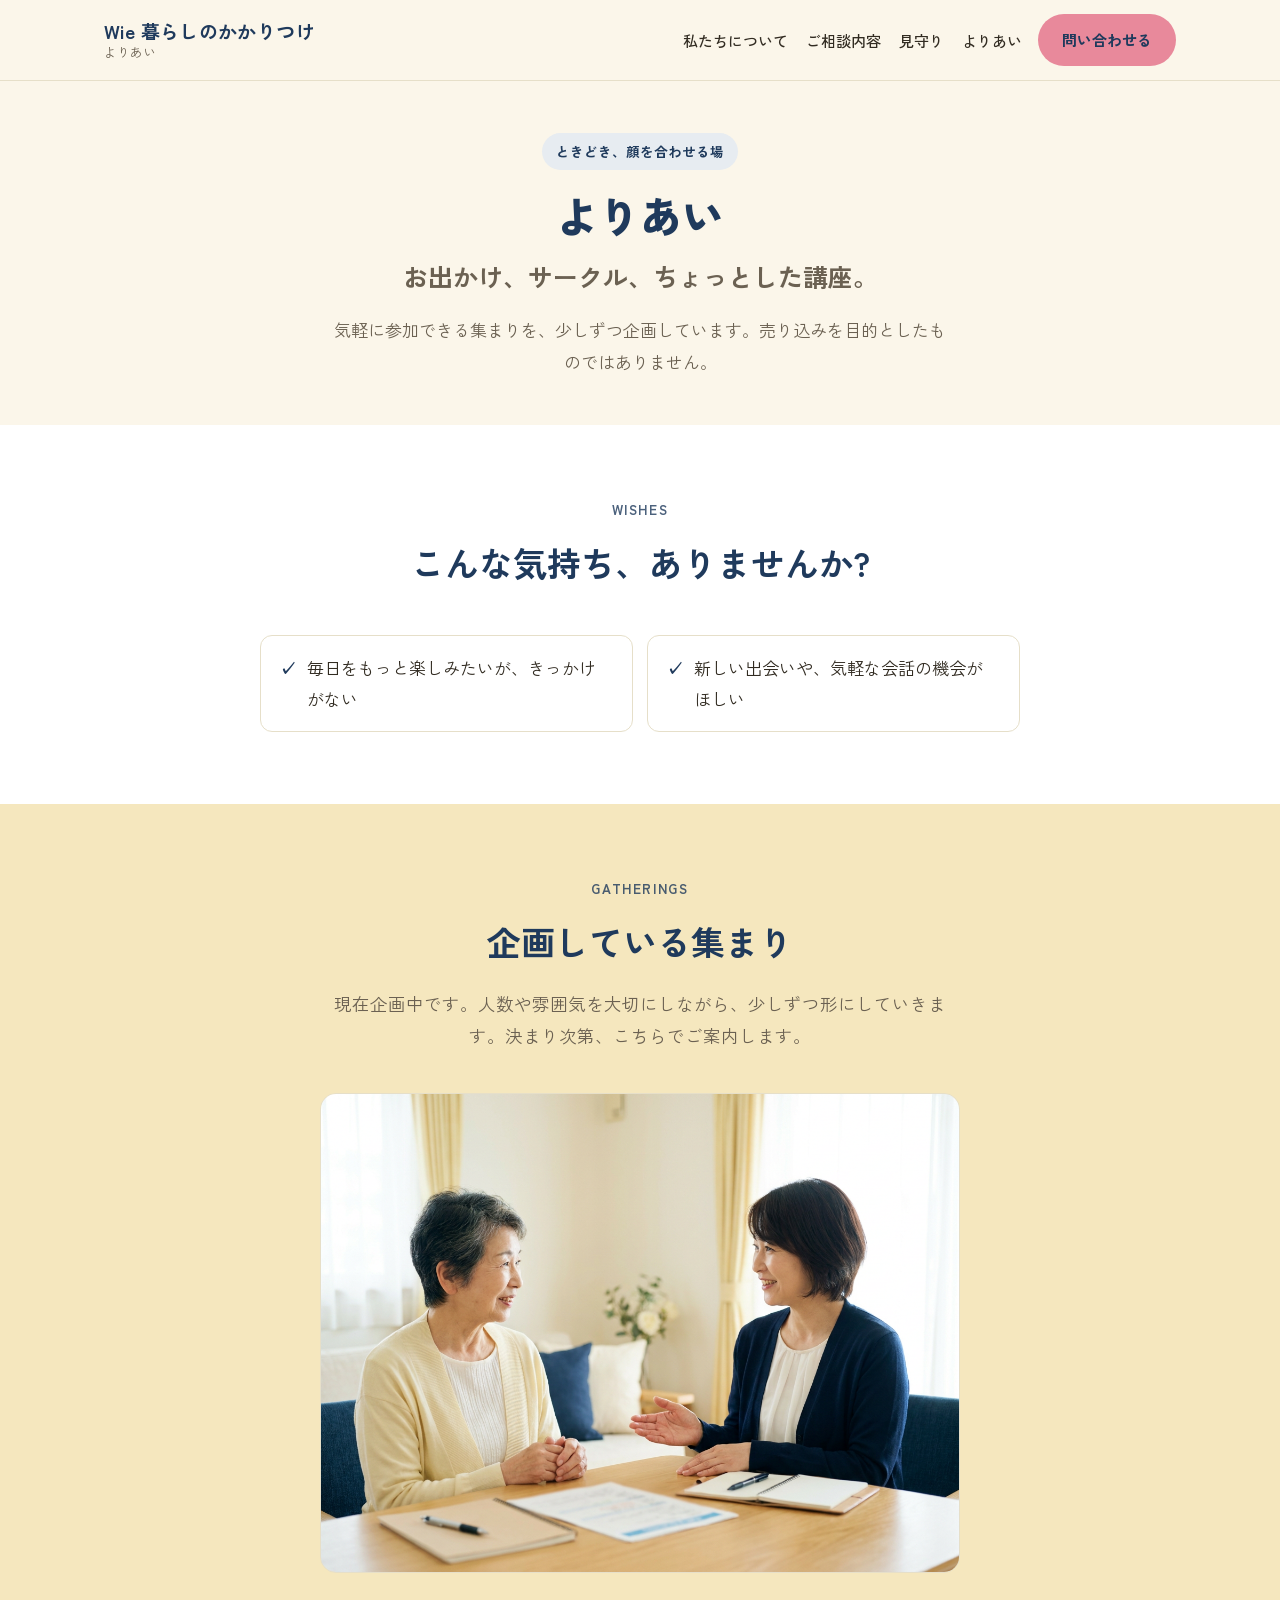
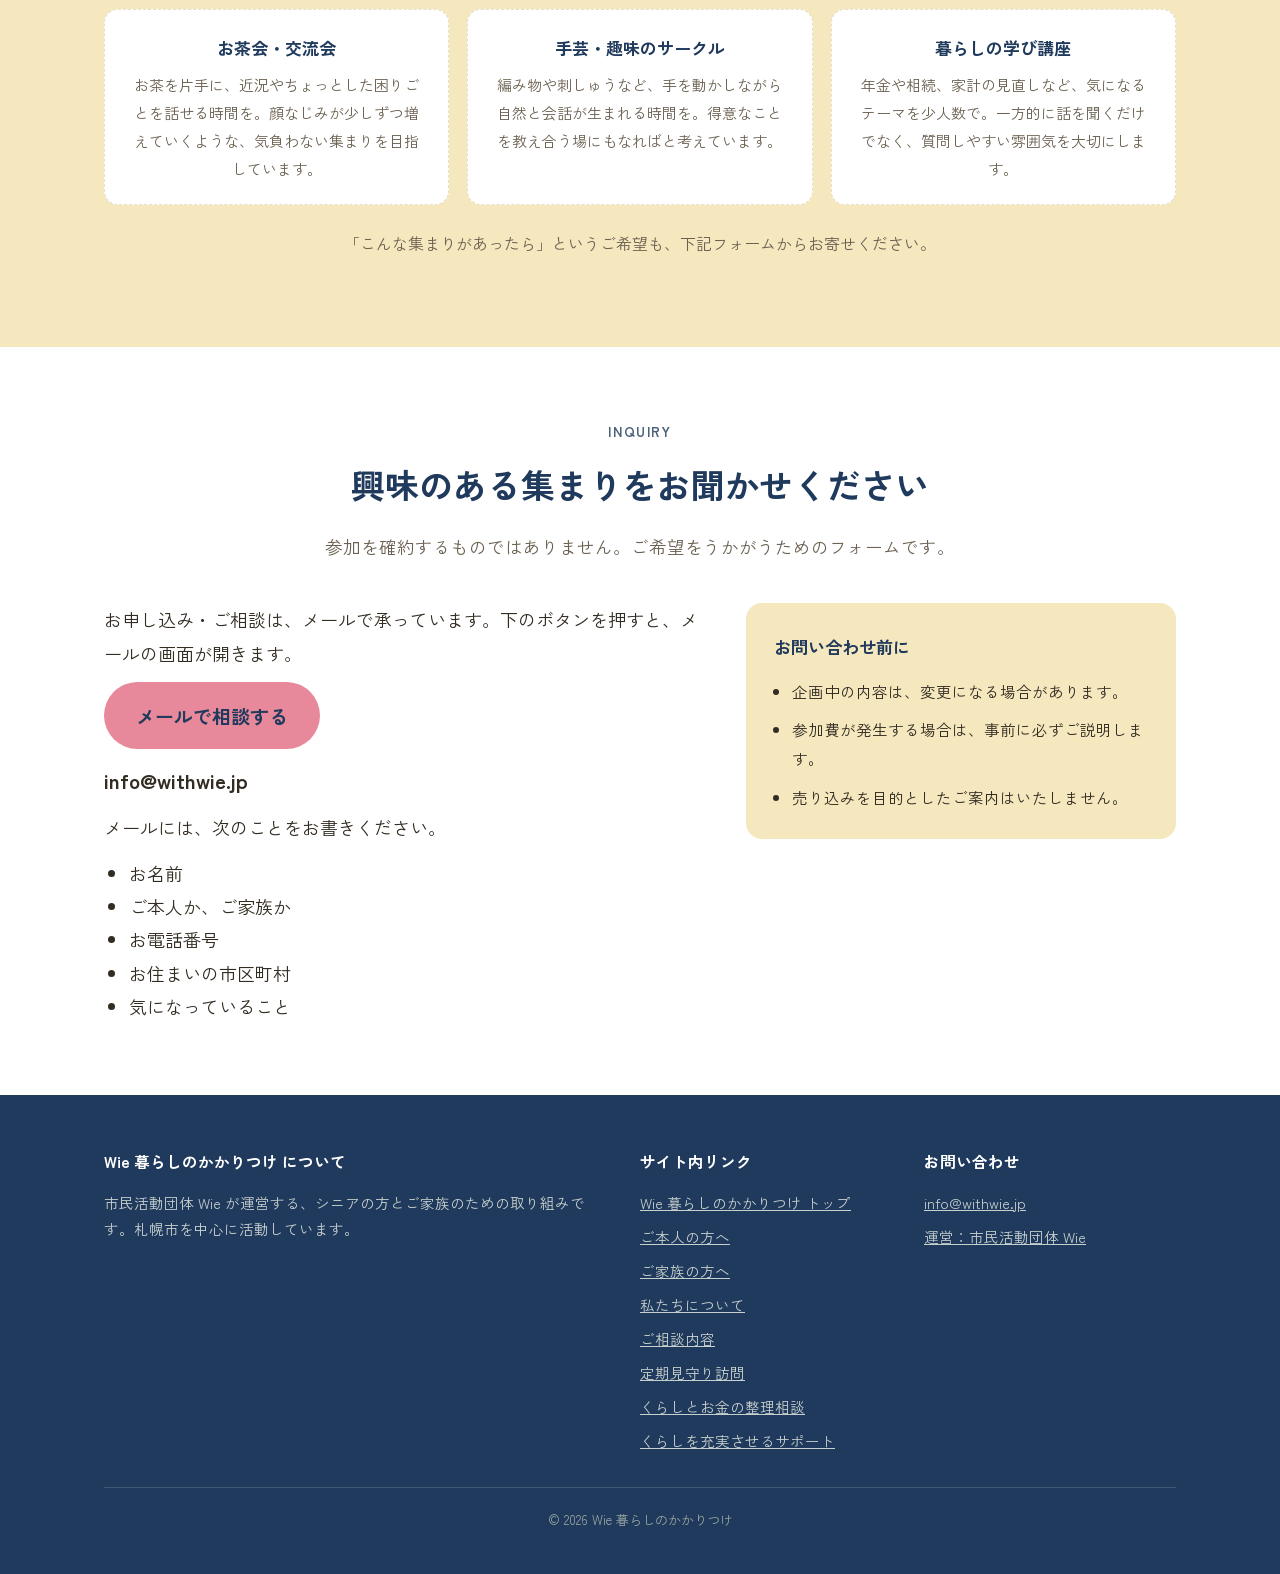
<file: events.html>
<!DOCTYPE html>
<html lang="ja">
<head>
<meta charset="UTF-8">
<meta name="viewport" content="width=device-width, initial-scale=1.0">
<title>Wie 暮らしのかかりつけ｜よりあい</title>
<meta name="description" content="お出かけやサークル、暮らしの学び講座など、気軽に参加できる集まりをご案内しています。Wie 暮らしのかかりつけのよりあいです。">
<link rel="preconnect" href="https://fonts.googleapis.com">
<link rel="preconnect" href="https://fonts.gstatic.com" crossorigin>
<link href="https://fonts.googleapis.com/css2?family=Zen+Kaku+Gothic+New:wght@400;500;700&display=swap" rel="stylesheet">
<style>
  :root{
    --bg:#FBF6EA;
    --bg-alt:#F5E7BE;
    --surface:#FFFFFF;
    --navy:#1F3A5C;
    --navy-soft:#E7ECF1;
    --ink:#322C22;
    --ink-soft:#6B6152;
    --cta:#E8899B;
    --cta-ink:#1F3A5C;
    --line:#E6DFC9;
    --error:#A14A3D;
    --error-bg:#F5E9E6;
    --font:"Zen Kaku Gothic New","Hiragino Kaku Gothic ProN","Noto Sans JP",sans-serif;
    --container:1120px;
  }
  *{box-sizing:border-box;}
  html{scroll-behavior:smooth;}
  body{margin:0;font-family:var(--font);color:var(--ink);background:var(--bg);line-height:1.85;font-size:18px;-webkit-font-smoothing:antialiased;}
  img{max-width:100%;display:block;}
  a{color:var(--navy);}
  h1,h2,h3{font-family:var(--font);font-weight:700;margin:0;}
  p{margin:0 0 1em;}
  ul{margin:0;}
  .container{max-width:var(--container);margin:0 auto;padding:0 24px;}

  .skip-link{position:absolute;left:-999px;top:0;background:var(--navy);color:#fff;padding:12px 20px;z-index:300;border-radius:0 0 8px 0;text-decoration:none;font-size:14px;}
  .skip-link:focus{left:0;}
  :focus-visible{outline:3px solid var(--navy);outline-offset:2px;}

  .fade-in{opacity:0;transform:translateY(16px);transition:opacity .6s ease,transform .6s ease;}
  .fade-in.is-visible{opacity:1;transform:none;}
  @media (prefers-reduced-motion: reduce){
    html{scroll-behavior:auto;}
    .fade-in{opacity:1;transform:none;transition:none;}
  }

  /* header */
  header.site-header{position:sticky;top:0;z-index:100;background:rgba(251,246,234,0.94);backdrop-filter:blur(6px);border-bottom:1px solid var(--line);}
  .header-inner{display:flex;align-items:center;justify-content:space-between;gap:16px;padding:14px 24px;max-width:var(--container);margin:0 auto;}
  .logo-group{display:flex;flex-direction:column;line-height:1.3;text-decoration:none;}
  .logo{font-weight:700;font-size:19px;color:var(--navy);text-decoration:none;letter-spacing:0.02em;white-space:nowrap;}
  .logo-sub{font-size:12.5px;color:var(--ink-soft);}
  .header-right{display:flex;align-items:center;gap:16px;}
  nav.main-nav ul{list-style:none;display:flex;flex-wrap:wrap;gap:18px;margin:0;padding:0;}
  nav.main-nav a{text-decoration:none;color:var(--ink);font-size:15px;font-weight:500;}
  nav.main-nav a:hover{color:var(--navy);}
  .header-cta{background:var(--cta);color:var(--cta-ink);padding:12px 24px;border-radius:100px;text-decoration:none;font-weight:600;font-size:15px;white-space:nowrap;min-height:48px;display:inline-flex;align-items:center;transition:background .15s ease,color .15s ease;}
  .header-cta:hover{background:var(--navy);color:#fff;}
  .nav-toggle{display:none;background:none;border:none;cursor:pointer;padding:10px;}
  .nav-toggle span{display:block;width:24px;height:2px;background:var(--navy);margin:5px 0;}

  @media (max-width:900px){
    nav.main-nav{position:fixed;top:64px;left:0;right:0;height:calc(100vh - 64px);background:var(--bg);padding:24px;transform:translateY(-110%);transition:transform .25s ease;overflow-y:auto;pointer-events:none;}
    nav.main-nav.open{transform:translateY(0);pointer-events:auto;}
    nav.main-nav ul{flex-direction:column;gap:2px;}
    nav.main-nav a{display:block;padding:16px 6px;font-size:18px;border-bottom:1px solid var(--line);}
    .nav-toggle{display:block;}
    .logo{font-size:16px;}
    .header-cta{padding:9px 14px;font-size:13px;}
    .header-right{gap:10px;}
  }

  main section{padding:72px 0;}
  .sec-alt{background:var(--bg-alt);}
  .sec-base{background:var(--surface);}

  .section-head{max-width:640px;margin:0 auto 40px;text-align:center;}
  .eyebrow{font-size:13.5px;letter-spacing:0.12em;text-transform:uppercase;color:var(--navy);font-weight:600;margin-bottom:10px;display:block;opacity:0.8;}
  .section-head h2{font-size:clamp(26px,3.4vw,34px);color:var(--navy);margin:0 0 14px;text-wrap:balance;}
  .section-head p{color:var(--ink-soft);font-size:17.5px;margin:0;}

  .btn{display:inline-flex;align-items:center;justify-content:center;padding:16px 32px;border-radius:100px;font-weight:600;font-size:19px;text-decoration:none;cursor:pointer;border:none;min-height:52px;font-family:var(--font);transition:background .15s ease,color .15s ease;}
  .btn-primary{background:var(--cta);color:var(--cta-ink);}
  .btn-primary:hover{background:var(--navy);color:#fff;}
  .btn-secondary{background:transparent;color:var(--navy);border:1.5px solid var(--navy);}
  .btn-secondary:hover{background:var(--navy-soft);}

  /* hero */
  .hero{padding:52px 0 48px;background:var(--bg);text-align:center;}
  .hero .eyebrow2{display:inline-block;background:var(--navy-soft);color:var(--navy);font-size:13.5px;font-weight:600;padding:6px 14px;border-radius:100px;margin-bottom:18px;}
  .service-name{font-size:clamp(30px,4.6vw,42px);font-weight:800;color:var(--navy);line-height:1.3;max-width:760px;margin:0 auto 14px;text-wrap:balance;}
  .hero h1{font-size:clamp(20px,2.6vw,25px);font-weight:600;color:var(--ink-soft);line-height:1.6;max-width:640px;margin:0 auto 18px;text-wrap:balance;}
  .hero .sub{font-size:17px;color:var(--ink-soft);max-width:620px;margin:0 auto;}

  /* wishes */
  .wish-list{list-style:none;padding:0;display:grid;grid-template-columns:repeat(auto-fit,minmax(260px,1fr));gap:14px;max-width:760px;margin:0 auto;}
  .wish-list li{position:relative;padding:16px 20px 16px 46px;background:var(--surface);border:1px solid var(--line);border-radius:12px;font-size:17px;}
  .wish-list li::before{content:"✓";position:absolute;left:18px;top:16px;color:var(--navy);font-weight:700;}

  /* events */
  .event-photo{border-radius:16px;overflow:hidden;max-width:640px;margin:0 auto 36px;border:1px solid var(--line);}
  .event-photo img{width:100%;height:auto;aspect-ratio:4/3;object-fit:cover;}
  .event-grid{display:grid;grid-template-columns:repeat(auto-fit,minmax(240px,1fr));gap:18px;}
  .event-card{background:var(--surface);border:1px dashed var(--line);border-radius:14px;padding:22px;text-align:center;}
  .event-card h3{font-size:17px;color:var(--navy);margin:0 0 8px;}
  .event-card p{font-size:15px;color:var(--ink-soft);margin:0;}
  .event-note{text-align:center;margin-top:24px;font-size:16px;color:var(--ink-soft);}

  /* inquiry form */
  .apply-inner{display:grid;grid-template-columns:1.4fr 1fr;gap:40px;align-items:start;}
  @media (max-width:900px){.apply-inner{grid-template-columns:1fr;}}
  form.apply-form{background:var(--surface);border:1px solid var(--line);border-radius:16px;padding:32px;display:grid;gap:20px;}
  .form-group{display:grid;gap:8px;}
  .form-group label{font-size:16px;font-weight:600;color:var(--navy);}
  .form-group input,.form-group select,.form-group textarea{font-family:var(--font);font-size:17px;padding:14px 16px;border:1.5px solid var(--line);border-radius:8px;background:#fff;color:var(--ink);width:100%;}
  .form-group input:focus,.form-group select:focus,.form-group textarea:focus{border-color:var(--navy);}
  .checkbox-grid{display:grid;grid-template-columns:repeat(auto-fit,minmax(200px,1fr));gap:10px;}
  .checkbox-option{display:flex;align-items:center;gap:8px;background:var(--bg);border:1.5px solid var(--line);border-radius:10px;padding:12px 14px;font-size:15.5px;cursor:pointer;}
  .checkbox-option input{accent-color:var(--navy);width:18px;height:18px;flex-shrink:0;}
  .checkbox-row{display:flex;align-items:flex-start;gap:10px;font-size:15px;color:var(--ink-soft);}
  .checkbox-row input{margin-top:3px;accent-color:var(--navy);width:18px;height:18px;flex-shrink:0;}
  .form-status{font-size:16px;padding:14px 16px;border-radius:8px;display:none;}
  .form-status.show{display:block;}
  .form-status.success{background:var(--navy-soft);color:var(--navy);}
  .form-status.error{background:var(--error-bg);color:var(--error);}
  .apply-note{background:var(--bg-alt);border-radius:16px;padding:28px;font-size:15.5px;color:var(--ink);}
  .apply-note h3{color:var(--navy);font-size:17px;margin:0 0 14px;}
  .apply-note ul{padding-left:18px;margin:0;display:grid;gap:10px;}

  /* footer */
  footer.site-footer{background:var(--navy);color:#EDEFEA;padding:52px 0 30px;}
  footer .footer-grid{display:grid;grid-template-columns:2fr 1fr 1fr;gap:32px;margin-bottom:32px;}
  @media (max-width:700px){footer .footer-grid{grid-template-columns:1fr;gap:24px;}}
  footer h3{font-size:15.5px;margin:0 0 14px;color:#fff;}
  footer p,footer li{font-size:14.5px;color:#C8D0CE;line-height:1.8;}
  footer ul{list-style:none;padding:0;margin:0;display:grid;gap:8px;}
  footer a{color:#C8D0CE;}
  footer .copyright{border-top:1px solid rgba(255,255,255,0.15);padding-top:20px;font-size:13px;color:#9AA6A2;text-align:center;}

/* メールでのお申し込み */
.mail-box { display: flex; flex-direction: column; gap: 12px; }
.mail-box .btn { align-self: flex-start; }
.mail-box__address { font-weight: 700; font-size: 1.15em; margin: 0; overflow-wrap: anywhere; }
.mail-box__lead, .mail-box__sub { margin: 0; }
.mail-box__list { margin: 0; padding-left: 1.4em; }
</style>
</head>
<body>
<a class="skip-link" href="#main">本文へスキップ</a>

<header class="site-header">
  <div class="header-inner">
    <a class="logo-group" href="index.html">
      <span class="logo">Wie 暮らしのかかりつけ</span>
      <span class="logo-sub">よりあい</span>
    </a>
    <div class="header-right">
      <nav class="main-nav" id="main-nav">
        <ul>
          <li><a href="about.html">私たちについて</a></li>
          <li><a href="consult.html">ご相談内容</a></li>
          <li><a href="mimamori.html">見守り</a></li>
          <li><a href="events.html">よりあい</a></li>
        </ul>
      </nav>
      <a class="header-cta" href="#inquiry">問い合わせる</a>
      <button class="nav-toggle" id="nav-toggle" aria-controls="main-nav" aria-expanded="false" aria-label="メニューを開く">
        <span></span><span></span><span></span>
      </button>
    </div>
  </div>
</header>

<main id="main">

  <!-- hero -->
  <section class="hero" id="hero">
    <div class="container">
      <span class="eyebrow2">ときどき、顔を合わせる場</span>
      <p class="service-name">よりあい</p>
      <h1>お出かけ、サークル、ちょっとした講座。</h1>
      <p class="sub">気軽に参加できる集まりを、少しずつ企画しています。売り込みを目的としたものではありません。</p>
    </div>
  </section>

  <!-- wishes -->
  <section class="sec-base" id="wishes">
    <div class="container">
      <div class="section-head fade-in">
        <span class="eyebrow">Wishes</span>
        <h2>こんな気持ち、ありませんか?</h2>
      </div>
      <ul class="wish-list fade-in">
        <li>毎日をもっと楽しみたいが、きっかけがない</li>
        <li>新しい出会いや、気軽な会話の機会がほしい</li>
      </ul>
    </div>
  </section>

  <!-- events -->
  <section class="sec-alt" id="gatherings">
    <div class="container">
      <div class="section-head fade-in">
        <span class="eyebrow">Gatherings</span>
        <h2>企画している集まり</h2>
        <p>現在企画中です。人数や雰囲気を大切にしながら、少しずつ形にしていきます。決まり次第、こちらでご案内します。</p>
      </div>
      <figure class="event-photo fade-in">
        <img src="assets/images/services-events.png" alt="手芸サークルで、笑顔で会話しながら手を動かして楽しむシニア女性たち">
      </figure>
      <div class="event-grid fade-in">
        <div class="event-card">
          <h3>お茶会・交流会</h3>
          <p>お茶を片手に、近況やちょっとした困りごとを話せる時間を。顔なじみが少しずつ増えていくような、気負わない集まりを目指しています。</p>
        </div>
        <div class="event-card">
          <h3>手芸・趣味のサークル</h3>
          <p>編み物や刺しゅうなど、手を動かしながら自然と会話が生まれる時間を。得意なことを教え合う場にもなればと考えています。</p>
        </div>
        <div class="event-card">
          <h3>暮らしの学び講座</h3>
          <p>年金や相続、家計の見直しなど、気になるテーマを少人数で。一方的に話を聞くだけでなく、質問しやすい雰囲気を大切にします。</p>
        </div>
      </div>
      <p class="event-note fade-in">「こんな集まりがあったら」というご希望も、下記フォームからお寄せください。</p>
    </div>
  </section>

  <!-- inquiry -->
  <section class="sec-base" id="inquiry">
    <div class="container">
      <div class="section-head fade-in">
        <span class="eyebrow">Inquiry</span>
        <h2>興味のある集まりをお聞かせください</h2>
        <p>参加を確約するものではありません。ご希望をうかがうためのフォームです。</p>
      </div>
      <div class="apply-inner fade-in">
        <div class="apply-form mail-box">
          <p class="mail-box__lead">お申し込み・ご相談は、メールで承っています。下のボタンを押すと、メールの画面が開きます。</p>
          <a class="btn btn-primary" href="mailto:info@withwie.jp?subject=%E3%80%90Wie%20%E6%9A%AE%E3%82%89%E3%81%97%E3%81%AE%E3%81%8B%E3%81%8B%E3%82%8A%E3%81%A4%E3%81%91%E3%80%91%E3%82%88%E3%82%8A%E3%81%82%E3%81%84%E3%81%AB%E3%81%A4%E3%81%84%E3%81%A6&body=%E3%81%8A%E5%90%8D%E5%89%8D%EF%BC%9A%0A%E3%81%94%E6%9C%AC%E4%BA%BA%EF%BC%8F%E3%81%94%E5%AE%B6%E6%97%8F%EF%BC%88%E3%81%A9%E3%81%A1%E3%82%89%E3%81%8B%EF%BC%89%EF%BC%9A%0A%E3%81%8A%E9%9B%BB%E8%A9%B1%E7%95%AA%E5%8F%B7%EF%BC%9A%0A%E3%81%8A%E4%BD%8F%E3%81%BE%E3%81%84%E3%81%AE%E5%B8%82%E5%8C%BA%E7%94%BA%E6%9D%91%EF%BC%9A%0A%E6%B0%97%E3%81%AB%E3%81%AA%E3%81%A3%E3%81%A6%E3%81%84%E3%82%8B%E3%81%93%E3%81%A8%EF%BC%9A%0A">メールで相談する</a>
          <p class="mail-box__address">info@withwie.jp</p>
          <p class="mail-box__sub">メールには、次のことをお書きください。</p>
          <ul class="mail-box__list">
            <li>お名前</li>
            <li>ご本人か、ご家族か</li>
            <li>お電話番号</li>
            <li>お住まいの市区町村</li>
            <li>気になっていること</li>
          </ul>
        </div>

        <div class="apply-note">
          <h3>お問い合わせ前に</h3>
          <ul>
            <li>企画中の内容は、変更になる場合があります。</li>
            <li>参加費が発生する場合は、事前に必ずご説明します。</li>
            <li>売り込みを目的としたご案内はいたしません。</li>
          </ul>
        </div>
      </div>
    </div>
  </section>

</main>

<footer class="site-footer">
  <div class="container">
    <div class="footer-grid">
      <div>
        <h3>Wie 暮らしのかかりつけ について</h3>
        <p>市民活動団体 Wie が運営する、シニアの方とご家族のための取り組みです。札幌市を中心に活動しています。</p>
      </div>
      <div>
        <h3>サイト内リンク</h3>
        <ul>
          <li><a href="index.html">Wie 暮らしのかかりつけ トップ</a></li>
          <li><a href="for-you.html">ご本人の方へ</a></li>
          <li><a href="for-family.html">ご家族の方へ</a></li>
          <li><a href="about.html">私たちについて</a></li>
          <li><a href="consult.html">ご相談内容</a></li>
          <li><a href="mimamori.html">定期見守り訪問</a></li>
          <li><a href="money-consult.html">くらしとお金の整理相談</a></li>
          <li><a href="services.html">くらしを充実させるサポート</a></li>
        </ul>
      </div>
      <div>
        <h3>お問い合わせ</h3>
        <ul>
          <li><a href="mailto:info@withwie.jp">info@withwie.jp</a></li>
          <li><a href="https://withwie.jp/">運営：市民活動団体 Wie</a></li>
        </ul>
      </div>
    </div>
    <p class="copyright">&copy; 2026 Wie 暮らしのかかりつけ</p>
  </div>
</footer>

<script>
(function(){
  var navToggle = document.getElementById('nav-toggle');
  var mainNav = document.getElementById('main-nav');
  if(navToggle && mainNav){
    navToggle.addEventListener('click', function(){
      var isOpen = mainNav.classList.toggle('open');
      navToggle.setAttribute('aria-expanded', isOpen ? 'true' : 'false');
    });
    mainNav.querySelectorAll('a').forEach(function(link){
      link.addEventListener('click', function(){
        mainNav.classList.remove('open');
        navToggle.setAttribute('aria-expanded', 'false');
      });
    });
  }

  var reduceMotion = window.matchMedia('(prefers-reduced-motion: reduce)').matches;
  var fadeEls = document.querySelectorAll('.fade-in');
  if(reduceMotion || !('IntersectionObserver' in window)){
    fadeEls.forEach(function(el){ el.classList.add('is-visible'); });
  } else {
    var observer = new IntersectionObserver(function(entries){
      entries.forEach(function(entry){
        if(entry.isIntersecting){
          entry.target.classList.add('is-visible');
          observer.unobserve(entry.target);
        }
      });
    }, { threshold: 0.15 });
    fadeEls.forEach(function(el){ observer.observe(el); });
  }

  var GAS_ENDPOINT = 'https://script.google.com/macros/s/AKfycbwp5hvrW8V6mxECucaKHkK-xRmJacUQKzv7rfqBWH0TLAUcsmuiGsRHlikohBAZ01MC/exec';

  var form = document.getElementById('inquiry-form');
  var status = document.getElementById('form-status');
  if(form){
    form.addEventListener('submit', function(e){
      e.preventDefault();

      var valid = true;
      form.querySelectorAll('[required]').forEach(function(field){
        if(field.type === 'checkbox'){
          if(!field.checked){ valid = false; }
        } else if(!field.value.trim()){
          valid = false;
        }
      });

      if(!valid){
        status.textContent = 'ご入力内容をご確認ください。必須項目が入力されていません。';
        status.className = 'form-status show error';
        status.focus && status.focus();
        return;
      }

      var data = new FormData(form);
      var payload = { page: 'よりあい' };
      data.forEach(function(value, key){
        if(payload[key]){
          payload[key] = [].concat(payload[key], value);
        } else {
          payload[key] = value;
        }
      });

      status.textContent = '送信中です…';
      status.className = 'form-status show';

      fetch(GAS_ENDPOINT, {
        method: 'POST',
        mode: 'no-cors',
        headers: { 'Content-Type': 'text/plain' },
        body: JSON.stringify(payload)
      }).then(function(){
        window.location.href = 'thanks.html';
      }).catch(function(){
        status.textContent = '送信に失敗しました。時間をおいて再度お試しいただくか、お電話でご連絡ください。';
        status.className = 'form-status show error';
      });
    });
  }
})();
</script>
</body>
</html>
</file>
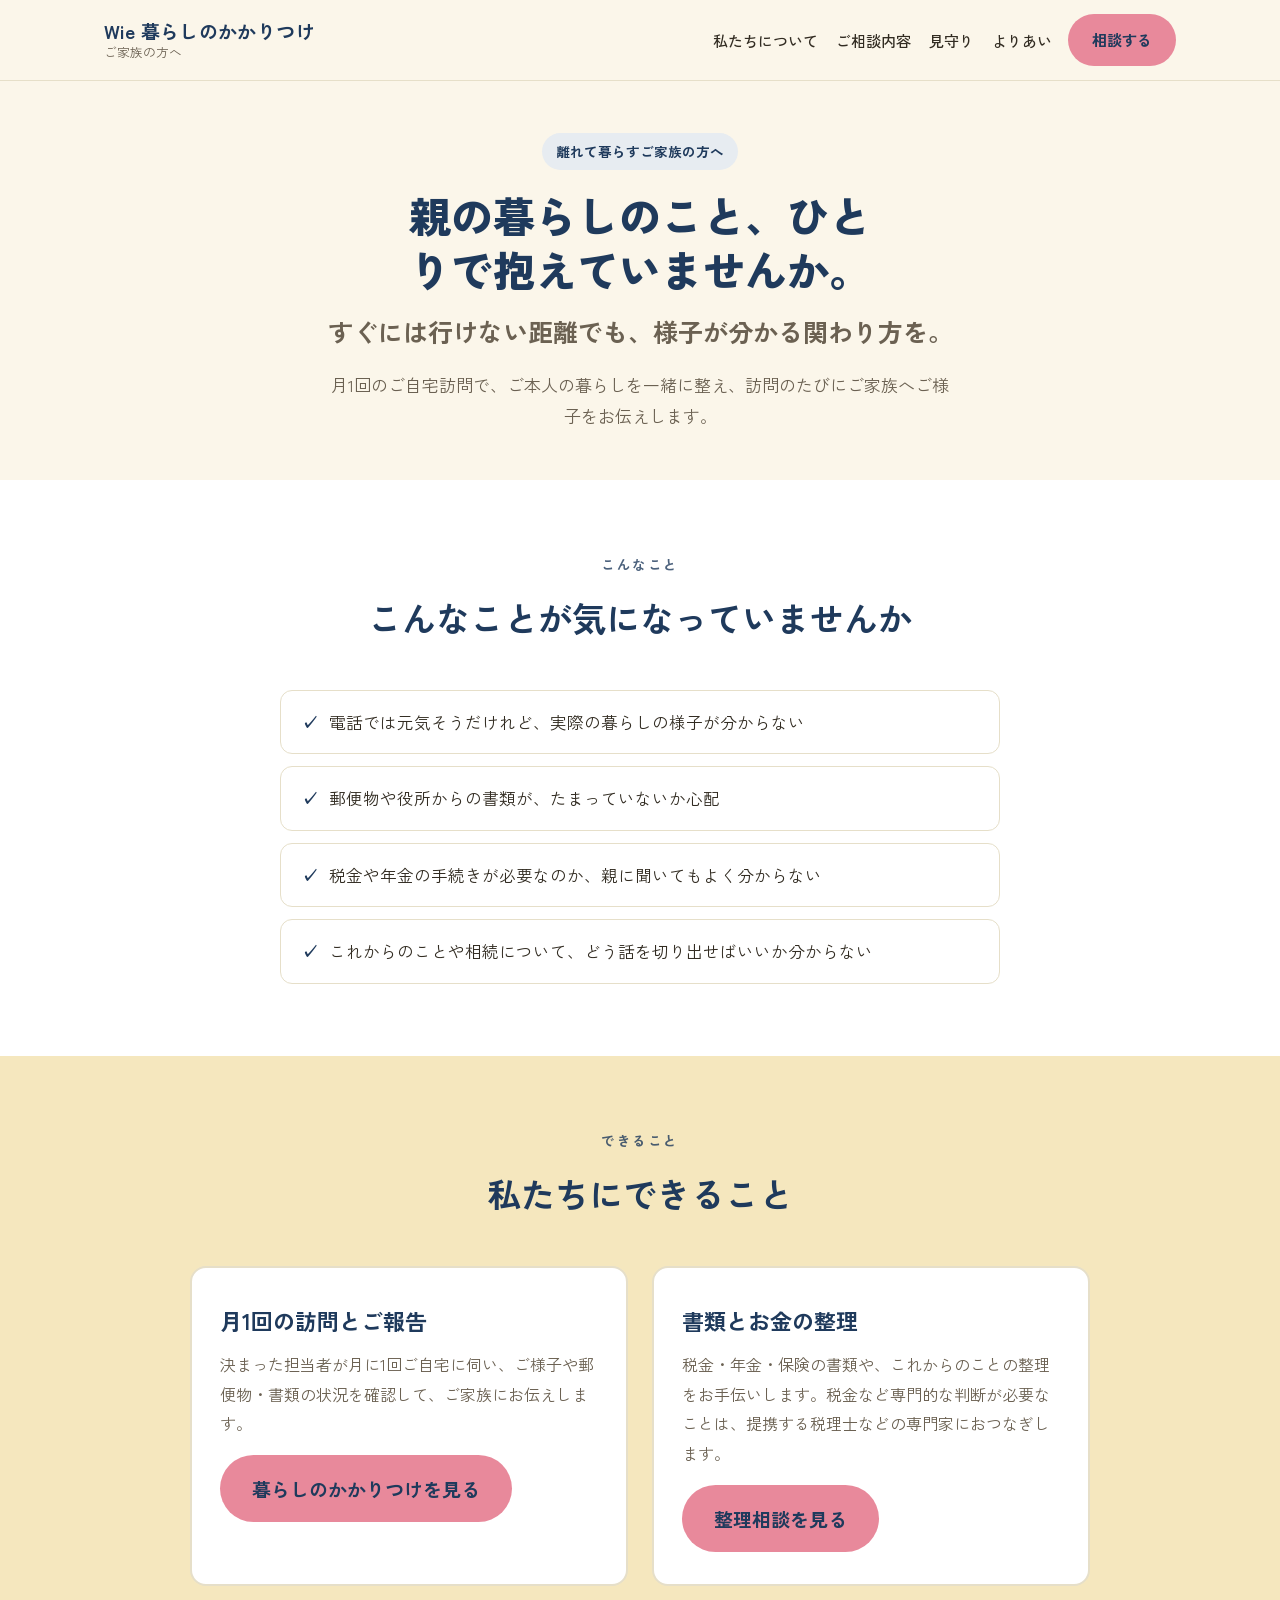
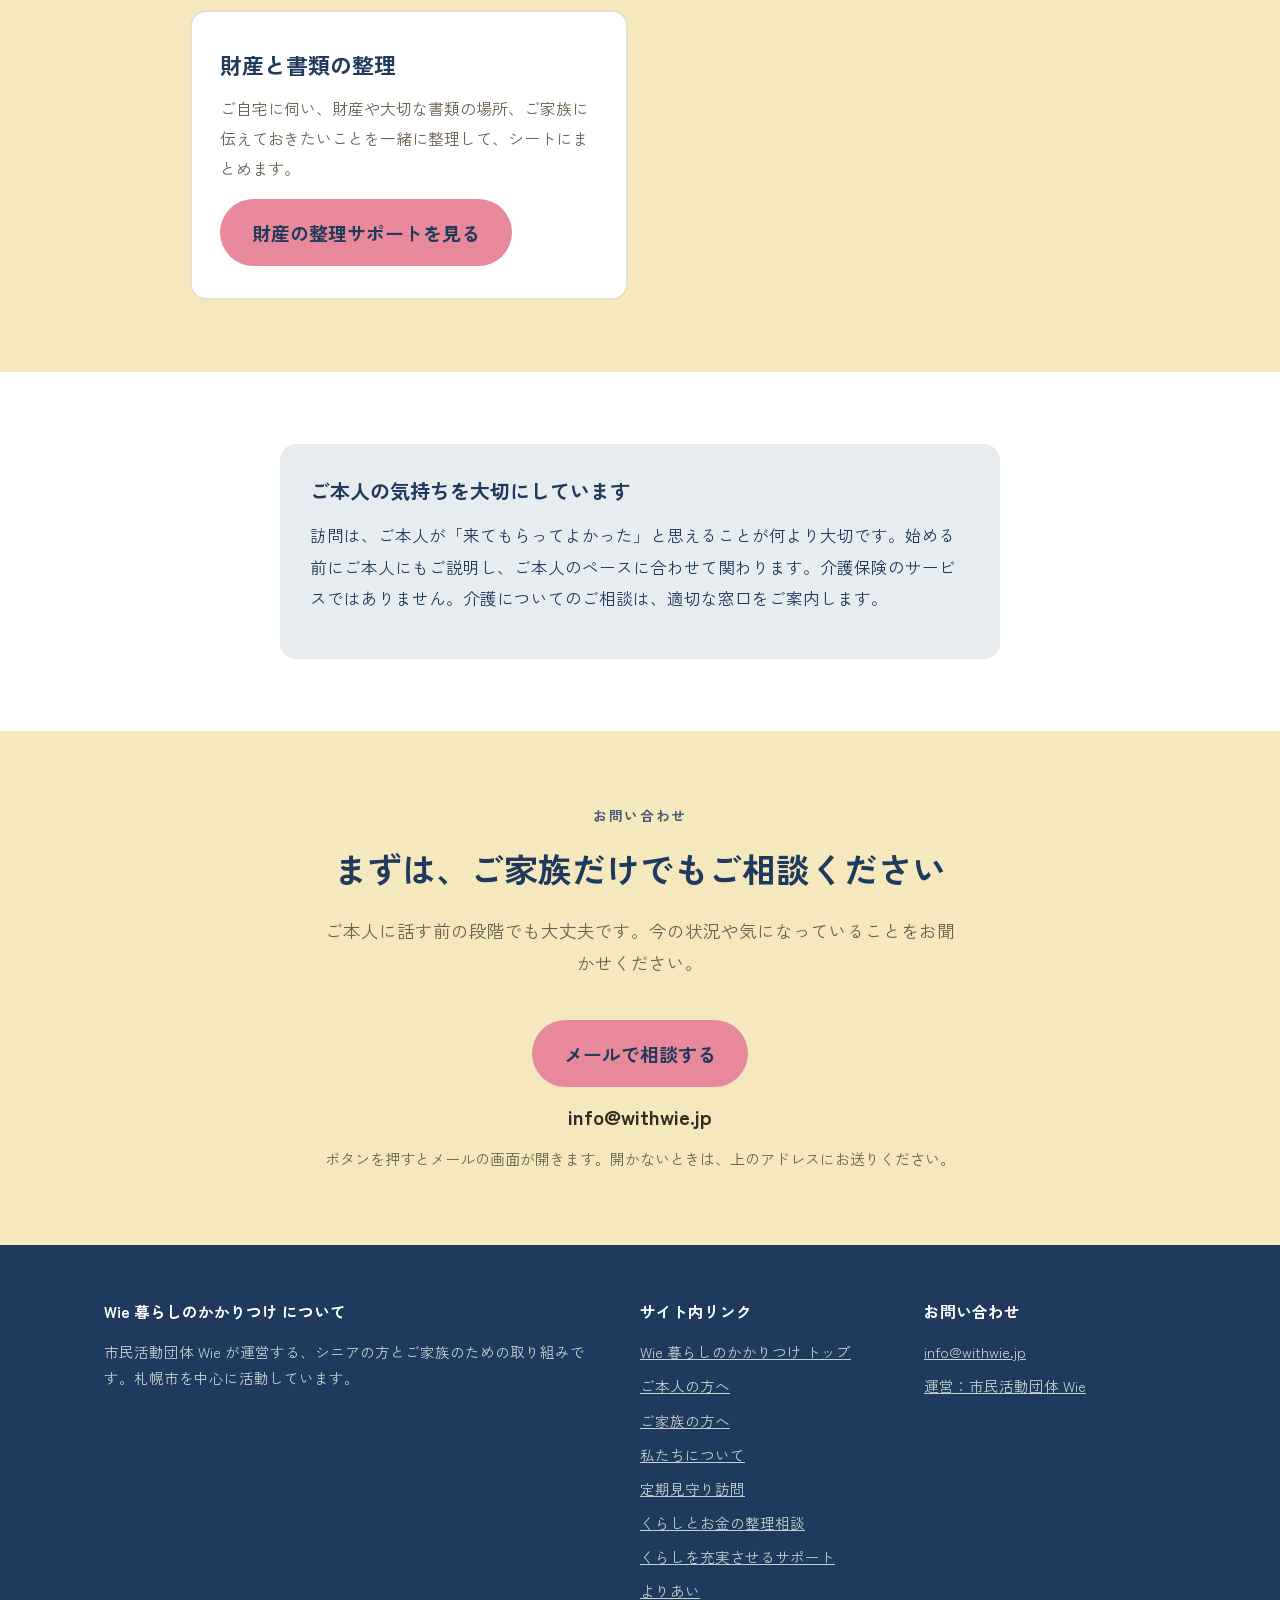
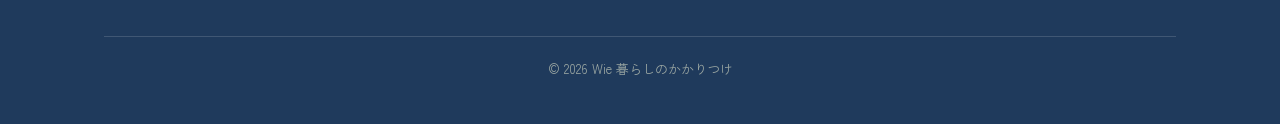
<file: for-family.html>
<!DOCTYPE html>
<html lang="ja">
<head>
<meta charset="UTF-8">
<meta name="viewport" content="width=device-width, initial-scale=1.0">
<title>離れて暮らすご家族の方へ｜Wie 暮らしのかかりつけ</title>
<meta name="description" content="離れて暮らす親の暮らしが気になる方へ。月1回のご自宅訪問でご本人の暮らしを一緒に整え、訪問のたびにご家族へご様子をお伝えします。">
<link rel="preconnect" href="https://fonts.googleapis.com">
<link rel="preconnect" href="https://fonts.gstatic.com" crossorigin>
<link href="https://fonts.googleapis.com/css2?family=Zen+Kaku+Gothic+New:wght@400;500;700&display=swap" rel="stylesheet">
<style>
  :root{
    --bg:#FBF6EA;
    --bg-alt:#F5E7BE;
    --surface:#FFFFFF;
    --navy:#1F3A5C;
    --navy-soft:#E7ECF1;
    --ink:#322C22;
    --ink-soft:#6B6152;
    --cta:#E8899B;
    --cta-ink:#1F3A5C;
    --line:#E6DFC9;
    --font:"Zen Kaku Gothic New","Hiragino Kaku Gothic ProN","Noto Sans JP",sans-serif;
    --container:1120px;
  }
  *{box-sizing:border-box;}
  html{scroll-behavior:smooth;}
  body{margin:0;font-family:var(--font);color:var(--ink);background:var(--bg);line-height:1.85;font-size:18px;-webkit-font-smoothing:antialiased;}
  img{max-width:100%;display:block;}
  a{color:var(--navy);}
  h1,h2,h3{font-family:var(--font);font-weight:700;margin:0;}
  p{margin:0 0 1em;}
  ul{margin:0;}
  .container{max-width:var(--container);margin:0 auto;padding:0 24px;}

  .skip-link{position:absolute;left:-999px;top:0;background:var(--navy);color:#fff;padding:12px 20px;z-index:300;border-radius:0 0 8px 0;text-decoration:none;font-size:14px;}
  .skip-link:focus{left:0;}
  :focus-visible{outline:3px solid var(--navy);outline-offset:2px;}

  .fade-in{opacity:0;transform:translateY(16px);transition:opacity .6s ease,transform .6s ease;}
  .fade-in.is-visible{opacity:1;transform:none;}
  @media (prefers-reduced-motion: reduce){
    html{scroll-behavior:auto;}
    .fade-in{opacity:1;transform:none;transition:none;}
  }

  /* header */
  header.site-header{position:sticky;top:0;z-index:100;background:rgba(251,246,234,0.94);backdrop-filter:blur(6px);border-bottom:1px solid var(--line);}
  .header-inner{display:flex;align-items:center;justify-content:space-between;gap:16px;padding:14px 24px;max-width:var(--container);margin:0 auto;}
  .logo-group{display:flex;flex-direction:column;line-height:1.3;text-decoration:none;}
  .logo{font-weight:700;font-size:19px;color:var(--navy);text-decoration:none;letter-spacing:0.02em;white-space:nowrap;}
  .logo-sub{font-size:12.5px;color:var(--ink-soft);}
  .header-right{display:flex;align-items:center;gap:16px;}
  nav.main-nav ul{list-style:none;display:flex;flex-wrap:wrap;gap:18px;margin:0;padding:0;}
  nav.main-nav a{text-decoration:none;color:var(--ink);font-size:15px;font-weight:500;}
  nav.main-nav a:hover{color:var(--navy);}
  .header-cta{background:var(--cta);color:var(--cta-ink);padding:12px 24px;border-radius:100px;text-decoration:none;font-weight:600;font-size:15px;white-space:nowrap;min-height:48px;display:inline-flex;align-items:center;transition:background .15s ease,color .15s ease;}
  .header-cta:hover{background:var(--navy);color:#fff;}
  .nav-toggle{display:none;background:none;border:none;cursor:pointer;padding:10px;}
  .nav-toggle span{display:block;width:24px;height:2px;background:var(--navy);margin:5px 0;}

  @media (max-width:900px){
    nav.main-nav{position:fixed;top:64px;left:0;right:0;height:calc(100vh - 64px);background:var(--bg);padding:24px;transform:translateY(-110%);transition:transform .25s ease;overflow-y:auto;pointer-events:none;}
    nav.main-nav.open{transform:translateY(0);pointer-events:auto;}
    nav.main-nav ul{flex-direction:column;gap:2px;}
    nav.main-nav a{display:block;padding:16px 6px;font-size:18px;border-bottom:1px solid var(--line);}
    .nav-toggle{display:block;}
    .logo{font-size:16px;}
    .header-cta{padding:9px 14px;font-size:13px;}
    .header-right{gap:10px;}
  }

  main section{padding:72px 0;}
  .sec-alt{background:var(--bg-alt);}
  .sec-base{background:var(--surface);}

  .section-head{max-width:640px;margin:0 auto 40px;text-align:center;}
  .eyebrow{font-size:13.5px;letter-spacing:0.12em;text-transform:uppercase;color:var(--navy);font-weight:600;margin-bottom:10px;display:block;opacity:0.8;}
  .section-head h2{font-size:clamp(26px,3.4vw,34px);color:var(--navy);margin:0 0 14px;text-wrap:balance;}
  .section-head p{color:var(--ink-soft);font-size:17.5px;margin:0;}

  .btn{display:inline-flex;align-items:center;justify-content:center;padding:16px 32px;border-radius:100px;font-weight:600;font-size:19px;text-decoration:none;cursor:pointer;border:none;min-height:52px;font-family:var(--font);transition:background .15s ease,color .15s ease;}
  .btn-primary{background:var(--cta);color:var(--cta-ink);}
  .btn-primary:hover{background:var(--navy);color:#fff;}
  .btn-secondary{background:transparent;color:var(--navy);border:1.5px solid var(--navy);}
  .btn-secondary:hover{background:var(--navy-soft);}

  /* hero */
  .hero{padding:52px 0 48px;background:var(--bg);text-align:center;}
  .hero .eyebrow2{display:inline-block;background:var(--navy-soft);color:var(--navy);font-size:13.5px;font-weight:600;padding:6px 14px;border-radius:100px;margin-bottom:18px;}
  .service-name{font-size:clamp(30px,4.6vw,42px);font-weight:800;color:var(--navy);line-height:1.3;max-width:760px;margin:0 auto 14px;text-wrap:balance;}
  .hero h1{font-size:clamp(20px,2.6vw,25px);font-weight:600;color:var(--ink-soft);line-height:1.6;max-width:640px;margin:0 auto 18px;text-wrap:balance;}
  .hero .sub{font-size:17px;color:var(--ink-soft);max-width:620px;margin:0 auto;}

  /* consult cards */
  .consult-grid{display:grid;grid-template-columns:repeat(2,1fr);gap:24px;max-width:900px;margin:0 auto;}
  @media (max-width:760px){.consult-grid{grid-template-columns:1fr;}}
  .consult-card{background:var(--surface);border:1px solid var(--line);border-radius:16px;padding:32px 28px;display:flex;flex-direction:column;}
  .consult-card h2{font-size:21px;color:var(--navy);margin:0 0 12px;}
  .consult-card p{font-size:16px;color:var(--ink-soft);margin:0 0 20px;flex-grow:1;}
  .consult-card ul{list-style:none;padding:0;margin:0 0 20px;display:grid;gap:8px;}
  .consult-card li{font-size:15px;color:var(--ink-soft);padding-left:1.2em;position:relative;}
  .consult-card li::before{content:"・";position:absolute;left:0;}

  /* footer */
  footer.site-footer{background:var(--navy);color:#EDEFEA;padding:52px 0 30px;}
  footer .footer-grid{display:grid;grid-template-columns:2fr 1fr 1fr;gap:32px;margin-bottom:32px;}
  @media (max-width:700px){footer .footer-grid{grid-template-columns:1fr;gap:24px;}}
  footer h3{font-size:15.5px;margin:0 0 14px;color:#fff;}
  footer p,footer li{font-size:14.5px;color:#C8D0CE;line-height:1.8;}
  footer ul{list-style:none;padding:0;margin:0;display:grid;gap:8px;}
  footer a{color:#C8D0CE;}
  footer .copyright{border-top:1px solid rgba(255,255,255,0.15);padding-top:20px;font-size:13px;color:#9AA6A2;text-align:center;}

  /* ご本人・ご家族のページ */
  .door-grid{display:grid;grid-template-columns:repeat(2,1fr);gap:24px;max-width:900px;margin:0 auto;}
  @media (max-width:760px){.door-grid{grid-template-columns:1fr;}}
  .door{background:var(--surface);border:2px solid var(--line);border-radius:16px;padding:32px 28px;display:flex;flex-direction:column;}
  .door h2,.door h3{font-size:22px;color:var(--navy);margin:0 0 10px;}
  .door p{font-size:16px;color:var(--ink-soft);margin:0 0 16px;}
  .door ul{list-style:none;padding:0;margin:0 0 20px;display:grid;gap:8px;flex-grow:1;}
  .door li{font-size:15.5px;color:var(--ink-soft);padding-left:1.2em;position:relative;}
  .door li::before{content:"・";position:absolute;left:0;}
  .door .btn{align-self:flex-start;}
  .check-list{list-style:none;padding:0;margin:0 auto;max-width:720px;display:grid;gap:12px;}
  .check-list li{background:var(--surface);border:1px solid var(--line);border-radius:12px;padding:16px 20px 16px 48px;position:relative;font-size:16.5px;}
  .check-list li::before{content:"✓";position:absolute;left:20px;color:var(--navy);font-weight:700;}
  .note-box{max-width:720px;margin:0 auto;background:var(--navy-soft);border-radius:16px;padding:28px 30px;color:var(--navy);font-size:16.5px;line-height:1.9;}
  .note-box h2{font-size:20px;margin:0 0 10px;}
  .mail-box{max-width:720px;margin:0 auto;text-align:center;display:flex;flex-direction:column;align-items:center;gap:10px;}
  .mail-box__address{font-weight:700;font-size:1.15em;margin:0;overflow-wrap:anywhere;}
  .mail-box__sub{margin:0;color:var(--ink-soft);font-size:15px;}
  .page-you .door p,.page-you .door li,.page-you .hero .sub{font-size:18px;}
</style>
</head>
<body>
<a class="skip-link" href="#main">本文へスキップ</a>

<header class="site-header">
  <div class="header-inner">
    <a class="logo-group" href="index.html">
      <span class="logo">Wie 暮らしのかかりつけ</span>
      <span class="logo-sub">ご家族の方へ</span>
    </a>
    <div class="header-right">
      <nav class="main-nav" id="main-nav">
        <ul>
          <li><a href="about.html">私たちについて</a></li>
          <li><a href="consult.html">ご相談内容</a></li>
          <li><a href="mimamori.html">見守り</a></li>
          <li><a href="events.html">よりあい</a></li>
        </ul>
      </nav>
      <a class="header-cta" href="#contact">相談する</a>
      <button class="nav-toggle" id="nav-toggle" aria-controls="main-nav" aria-expanded="false" aria-label="メニューを開く">
        <span></span><span></span><span></span>
      </button>
    </div>
  </div>
</header>

<main id="main">

  <section class="hero">
    <div class="container">
      <span class="eyebrow2">離れて暮らすご家族の方へ</span>
      <p class="service-name">親の暮らしのこと、ひとりで抱えていませんか。</p>
      <h1>すぐには行けない距離でも、様子が分かる関わり方を。</h1>
      <p class="sub">月1回のご自宅訪問で、ご本人の暮らしを一緒に整え、訪問のたびにご家族へご様子をお伝えします。</p>
    </div>
  </section>

  <section class="sec-base">
    <div class="container">
      <div class="section-head fade-in">
        <span class="eyebrow">こんなこと</span>
        <h2>こんなことが気になっていませんか</h2>
      </div>
      <ul class="check-list fade-in">
        <li>電話では元気そうだけれど、実際の暮らしの様子が分からない</li>
        <li>郵便物や役所からの書類が、たまっていないか心配</li>
        <li>税金や年金の手続きが必要なのか、親に聞いてもよく分からない</li>
        <li>これからのことや相続について、どう話を切り出せばいいか分からない</li>
      </ul>
    </div>
  </section>

  <section class="sec-alt">
    <div class="container">
      <div class="section-head fade-in">
        <span class="eyebrow">できること</span>
        <h2>私たちにできること</h2>
      </div>
      <div class="door-grid fade-in">
        <div class="door">
          <h3>月1回の訪問とご報告</h3>
          <p>決まった担当者が月に1回ご自宅に伺い、ご様子や郵便物・書類の状況を確認して、ご家族にお伝えします。</p>
          <a class="btn btn-primary" href="mimamori.html">暮らしのかかりつけを見る</a>
        </div>
        <div class="door">
          <h3>書類とお金の整理</h3>
          <p>税金・年金・保険の書類や、これからのことの整理をお手伝いします。税金など専門的な判断が必要なことは、提携する税理士などの専門家におつなぎします。</p>
          <a class="btn btn-primary" href="money-consult.html">整理相談を見る</a>
        </div>
        <div class="door">
          <h3>財産と書類の整理</h3>
          <p>ご自宅に伺い、財産や大切な書類の場所、ご家族に伝えておきたいことを一緒に整理して、シートにまとめます。</p>
          <a class="btn btn-primary" href="seiri/">財産の整理サポートを見る</a>
        </div>
      </div>
    </div>
  </section>

  <section class="sec-base">
    <div class="container">
      <div class="note-box fade-in">
        <h2>ご本人の気持ちを大切にしています</h2>
        <p>訪問は、ご本人が「来てもらってよかった」と思えることが何より大切です。始める前にご本人にもご説明し、ご本人のペースに合わせて関わります。介護保険のサービスではありません。介護についてのご相談は、適切な窓口をご案内します。</p>
      </div>
    </div>
  </section>

  <section class="sec-alt" id="contact">
    <div class="container">
      <div class="section-head fade-in">
        <span class="eyebrow">お問い合わせ</span>
        <h2>まずは、ご家族だけでもご相談ください</h2>
        <p>ご本人に話す前の段階でも大丈夫です。今の状況や気になっていることをお聞かせください。</p>
      </div>
      <div class="mail-box">
          <a class="btn btn-primary" href="mailto:info@withwie.jp?subject=%E3%80%90Wie%20%E6%9A%AE%E3%82%89%E3%81%97%E3%81%AE%E3%81%8B%E3%81%8B%E3%82%8A%E3%81%A4%E3%81%91%E3%80%91%E3%81%94%E5%AE%B6%E6%97%8F%E3%81%8B%E3%82%89%E3%81%AE%E3%81%94%E7%9B%B8%E8%AB%87&body=%E3%81%8A%E5%90%8D%E5%89%8D%EF%BC%9A%0A%E3%81%94%E6%9C%AC%E4%BA%BA%E3%81%AE%E3%81%8A%E5%90%8D%E5%89%8D%E3%83%BB%E3%81%94%E9%96%A2%E4%BF%82%EF%BC%9A%0A%E3%81%8A%E9%9B%BB%E8%A9%B1%E7%95%AA%E5%8F%B7%EF%BC%9A%0A%E3%81%94%E6%9C%AC%E4%BA%BA%E3%81%AE%E3%81%8A%E4%BD%8F%E3%81%BE%E3%81%84%EF%BC%88%E5%B8%82%E5%8C%BA%E7%94%BA%E6%9D%91%EF%BC%89%EF%BC%9A%0A%E6%B0%97%E3%81%AB%E3%81%AA%E3%81%A3%E3%81%A6%E3%81%84%E3%82%8B%E3%81%93%E3%81%A8%EF%BC%9A%0A">メールで相談する</a>
          <p class="mail-box__address">info@withwie.jp</p>
          <p class="mail-box__sub">ボタンを押すとメールの画面が開きます。開かないときは、上のアドレスにお送りください。</p>
        </div>
    </div>
  </section>

</main>

<footer class="site-footer">
  <div class="container">
    <div class="footer-grid">
      <div>
        <h3>Wie 暮らしのかかりつけ について</h3>
        <p>市民活動団体 Wie が運営する、シニアの方とご家族のための取り組みです。札幌市を中心に活動しています。</p>
      </div>
      <div>
        <h3>サイト内リンク</h3>
        <ul>
          <li><a href="index.html">Wie 暮らしのかかりつけ トップ</a></li>
          <li><a href="for-you.html">ご本人の方へ</a></li>
          <li><a href="for-family.html">ご家族の方へ</a></li>
          <li><a href="about.html">私たちについて</a></li>
          <li><a href="mimamori.html">定期見守り訪問</a></li>
          <li><a href="money-consult.html">くらしとお金の整理相談</a></li>
          <li><a href="services.html">くらしを充実させるサポート</a></li>
          <li><a href="events.html">よりあい</a></li>
        </ul>
      </div>
      <div>
        <h3>お問い合わせ</h3>
        <ul>
          <li><a href="mailto:info@withwie.jp">info@withwie.jp</a></li>
          <li><a href="https://withwie.jp/">運営：市民活動団体 Wie</a></li>
        </ul>
      </div>
    </div>
    <p class="copyright">&copy; 2026 Wie 暮らしのかかりつけ</p>
  </div>
</footer>

<script>
(function(){
  var navToggle = document.getElementById('nav-toggle');
  var mainNav = document.getElementById('main-nav');
  if(navToggle && mainNav){
    navToggle.addEventListener('click', function(){
      var isOpen = mainNav.classList.toggle('open');
      navToggle.setAttribute('aria-expanded', isOpen ? 'true' : 'false');
    });
    mainNav.querySelectorAll('a').forEach(function(link){
      link.addEventListener('click', function(){
        mainNav.classList.remove('open');
        navToggle.setAttribute('aria-expanded', 'false');
      });
    });
  }

  var reduceMotion = window.matchMedia('(prefers-reduced-motion: reduce)').matches;
  var fadeEls = document.querySelectorAll('.fade-in');
  if(reduceMotion || !('IntersectionObserver' in window)){
    fadeEls.forEach(function(el){ el.classList.add('is-visible'); });
  } else {
    var observer = new IntersectionObserver(function(entries){
      entries.forEach(function(entry){
        if(entry.isIntersecting){
          entry.target.classList.add('is-visible');
          observer.unobserve(entry.target);
        }
      });
    }, { threshold: 0.15 });
    fadeEls.forEach(function(el){ observer.observe(el); });
  }
})();
</script>
</body>
</html>
</file>
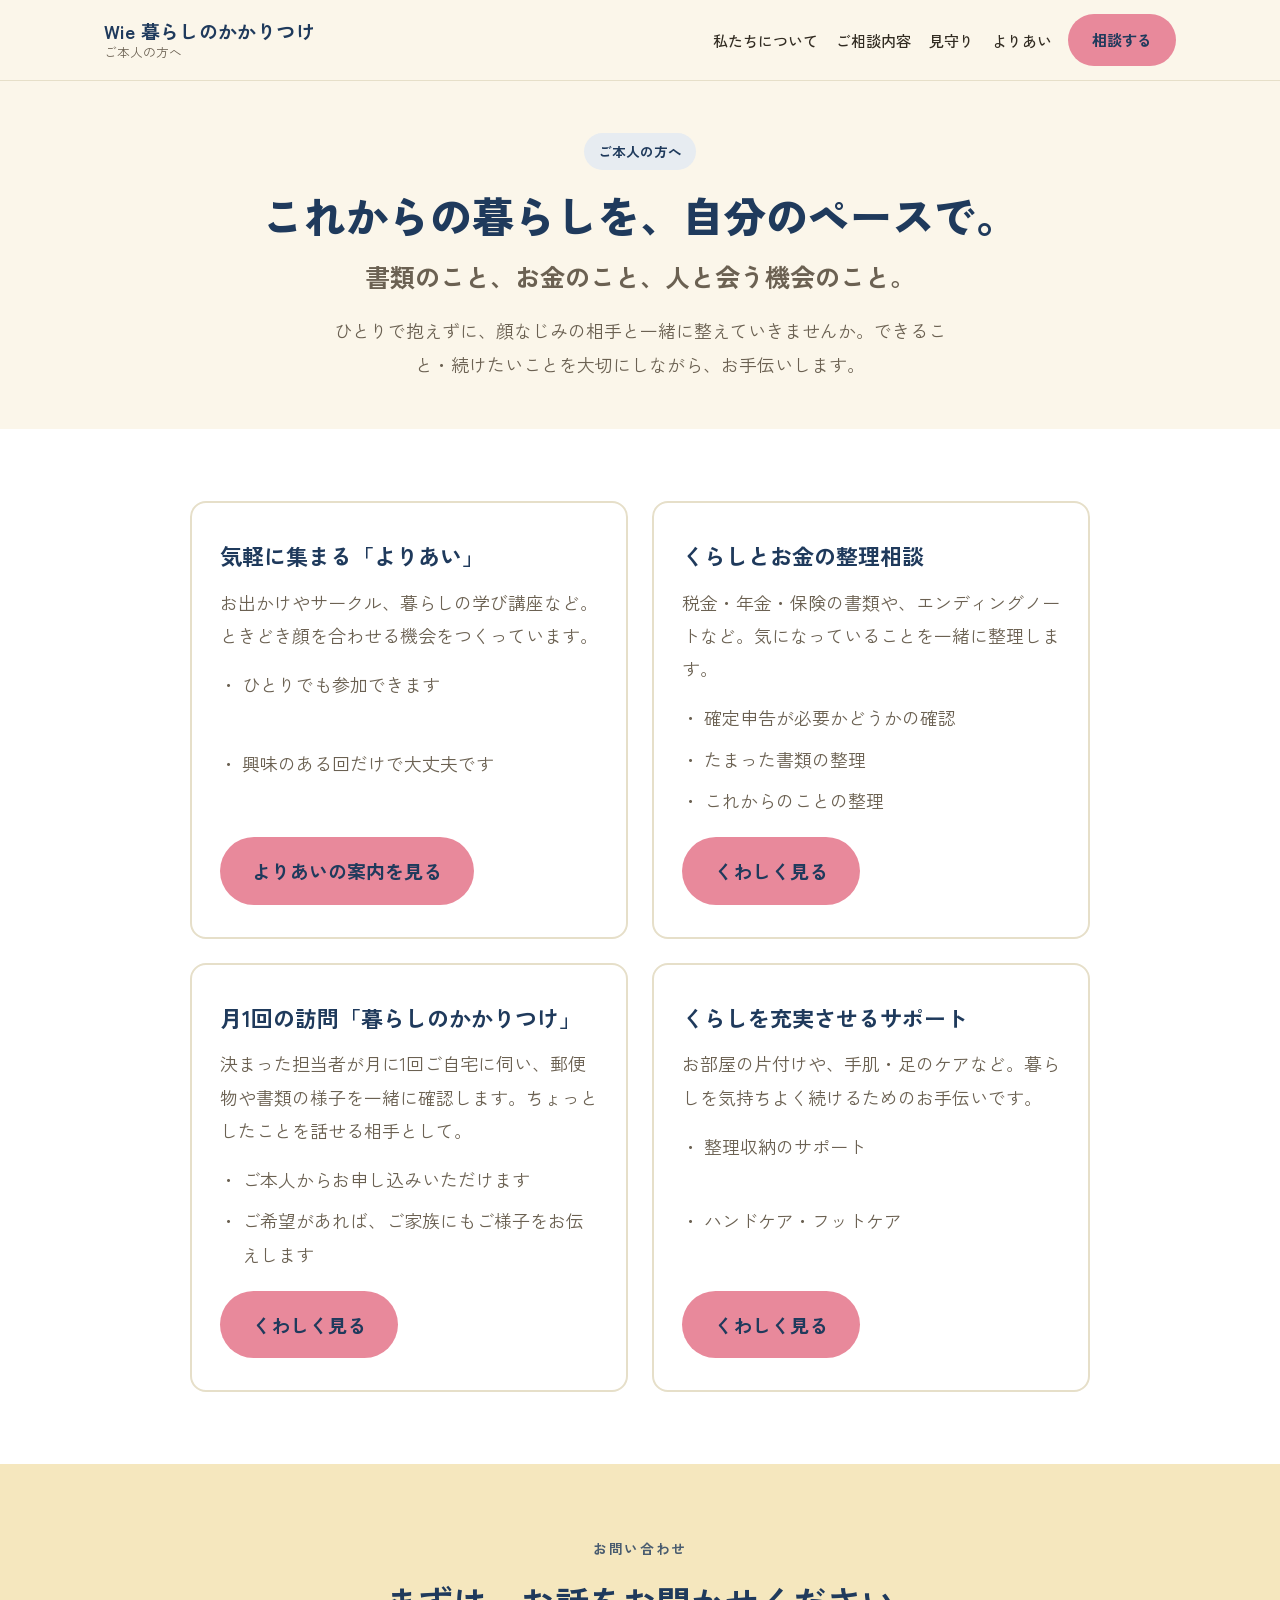
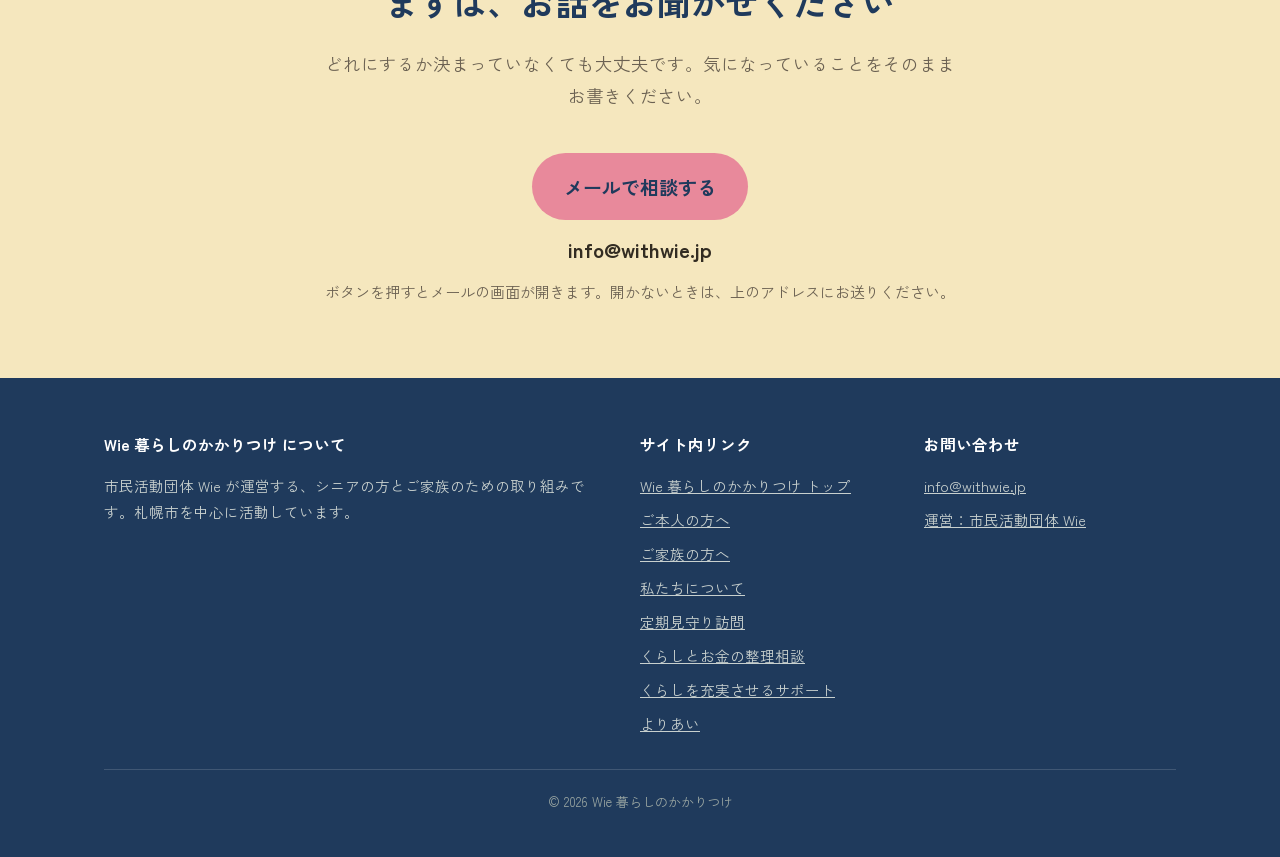
<file: for-you.html>
<!DOCTYPE html>
<html lang="ja">
<head>
<meta charset="UTF-8">
<meta name="viewport" content="width=device-width, initial-scale=1.0">
<title>ご本人の方へ｜Wie 暮らしのかかりつけ</title>
<meta name="description" content="これからの暮らしを、自分のペースで。書類やお金の整理、気軽な集まり、月1回の訪問など、顔なじみの相手と一緒に暮らしを整えるお手伝いをします。">
<link rel="preconnect" href="https://fonts.googleapis.com">
<link rel="preconnect" href="https://fonts.gstatic.com" crossorigin>
<link href="https://fonts.googleapis.com/css2?family=Zen+Kaku+Gothic+New:wght@400;500;700&display=swap" rel="stylesheet">
<style>
  :root{
    --bg:#FBF6EA;
    --bg-alt:#F5E7BE;
    --surface:#FFFFFF;
    --navy:#1F3A5C;
    --navy-soft:#E7ECF1;
    --ink:#322C22;
    --ink-soft:#6B6152;
    --cta:#E8899B;
    --cta-ink:#1F3A5C;
    --line:#E6DFC9;
    --font:"Zen Kaku Gothic New","Hiragino Kaku Gothic ProN","Noto Sans JP",sans-serif;
    --container:1120px;
  }
  *{box-sizing:border-box;}
  html{scroll-behavior:smooth;}
  body{margin:0;font-family:var(--font);color:var(--ink);background:var(--bg);line-height:1.85;font-size:18px;-webkit-font-smoothing:antialiased;}
  img{max-width:100%;display:block;}
  a{color:var(--navy);}
  h1,h2,h3{font-family:var(--font);font-weight:700;margin:0;}
  p{margin:0 0 1em;}
  ul{margin:0;}
  .container{max-width:var(--container);margin:0 auto;padding:0 24px;}

  .skip-link{position:absolute;left:-999px;top:0;background:var(--navy);color:#fff;padding:12px 20px;z-index:300;border-radius:0 0 8px 0;text-decoration:none;font-size:14px;}
  .skip-link:focus{left:0;}
  :focus-visible{outline:3px solid var(--navy);outline-offset:2px;}

  .fade-in{opacity:0;transform:translateY(16px);transition:opacity .6s ease,transform .6s ease;}
  .fade-in.is-visible{opacity:1;transform:none;}
  @media (prefers-reduced-motion: reduce){
    html{scroll-behavior:auto;}
    .fade-in{opacity:1;transform:none;transition:none;}
  }

  /* header */
  header.site-header{position:sticky;top:0;z-index:100;background:rgba(251,246,234,0.94);backdrop-filter:blur(6px);border-bottom:1px solid var(--line);}
  .header-inner{display:flex;align-items:center;justify-content:space-between;gap:16px;padding:14px 24px;max-width:var(--container);margin:0 auto;}
  .logo-group{display:flex;flex-direction:column;line-height:1.3;text-decoration:none;}
  .logo{font-weight:700;font-size:19px;color:var(--navy);text-decoration:none;letter-spacing:0.02em;white-space:nowrap;}
  .logo-sub{font-size:12.5px;color:var(--ink-soft);}
  .header-right{display:flex;align-items:center;gap:16px;}
  nav.main-nav ul{list-style:none;display:flex;flex-wrap:wrap;gap:18px;margin:0;padding:0;}
  nav.main-nav a{text-decoration:none;color:var(--ink);font-size:15px;font-weight:500;}
  nav.main-nav a:hover{color:var(--navy);}
  .header-cta{background:var(--cta);color:var(--cta-ink);padding:12px 24px;border-radius:100px;text-decoration:none;font-weight:600;font-size:15px;white-space:nowrap;min-height:48px;display:inline-flex;align-items:center;transition:background .15s ease,color .15s ease;}
  .header-cta:hover{background:var(--navy);color:#fff;}
  .nav-toggle{display:none;background:none;border:none;cursor:pointer;padding:10px;}
  .nav-toggle span{display:block;width:24px;height:2px;background:var(--navy);margin:5px 0;}

  @media (max-width:900px){
    nav.main-nav{position:fixed;top:64px;left:0;right:0;height:calc(100vh - 64px);background:var(--bg);padding:24px;transform:translateY(-110%);transition:transform .25s ease;overflow-y:auto;pointer-events:none;}
    nav.main-nav.open{transform:translateY(0);pointer-events:auto;}
    nav.main-nav ul{flex-direction:column;gap:2px;}
    nav.main-nav a{display:block;padding:16px 6px;font-size:18px;border-bottom:1px solid var(--line);}
    .nav-toggle{display:block;}
    .logo{font-size:16px;}
    .header-cta{padding:9px 14px;font-size:13px;}
    .header-right{gap:10px;}
  }

  main section{padding:72px 0;}
  .sec-alt{background:var(--bg-alt);}
  .sec-base{background:var(--surface);}

  .section-head{max-width:640px;margin:0 auto 40px;text-align:center;}
  .eyebrow{font-size:13.5px;letter-spacing:0.12em;text-transform:uppercase;color:var(--navy);font-weight:600;margin-bottom:10px;display:block;opacity:0.8;}
  .section-head h2{font-size:clamp(26px,3.4vw,34px);color:var(--navy);margin:0 0 14px;text-wrap:balance;}
  .section-head p{color:var(--ink-soft);font-size:17.5px;margin:0;}

  .btn{display:inline-flex;align-items:center;justify-content:center;padding:16px 32px;border-radius:100px;font-weight:600;font-size:19px;text-decoration:none;cursor:pointer;border:none;min-height:52px;font-family:var(--font);transition:background .15s ease,color .15s ease;}
  .btn-primary{background:var(--cta);color:var(--cta-ink);}
  .btn-primary:hover{background:var(--navy);color:#fff;}
  .btn-secondary{background:transparent;color:var(--navy);border:1.5px solid var(--navy);}
  .btn-secondary:hover{background:var(--navy-soft);}

  /* hero */
  .hero{padding:52px 0 48px;background:var(--bg);text-align:center;}
  .hero .eyebrow2{display:inline-block;background:var(--navy-soft);color:var(--navy);font-size:13.5px;font-weight:600;padding:6px 14px;border-radius:100px;margin-bottom:18px;}
  .service-name{font-size:clamp(30px,4.6vw,42px);font-weight:800;color:var(--navy);line-height:1.3;max-width:760px;margin:0 auto 14px;text-wrap:balance;}
  .hero h1{font-size:clamp(20px,2.6vw,25px);font-weight:600;color:var(--ink-soft);line-height:1.6;max-width:640px;margin:0 auto 18px;text-wrap:balance;}
  .hero .sub{font-size:17px;color:var(--ink-soft);max-width:620px;margin:0 auto;}

  /* consult cards */
  .consult-grid{display:grid;grid-template-columns:repeat(2,1fr);gap:24px;max-width:900px;margin:0 auto;}
  @media (max-width:760px){.consult-grid{grid-template-columns:1fr;}}
  .consult-card{background:var(--surface);border:1px solid var(--line);border-radius:16px;padding:32px 28px;display:flex;flex-direction:column;}
  .consult-card h2{font-size:21px;color:var(--navy);margin:0 0 12px;}
  .consult-card p{font-size:16px;color:var(--ink-soft);margin:0 0 20px;flex-grow:1;}
  .consult-card ul{list-style:none;padding:0;margin:0 0 20px;display:grid;gap:8px;}
  .consult-card li{font-size:15px;color:var(--ink-soft);padding-left:1.2em;position:relative;}
  .consult-card li::before{content:"・";position:absolute;left:0;}

  /* footer */
  footer.site-footer{background:var(--navy);color:#EDEFEA;padding:52px 0 30px;}
  footer .footer-grid{display:grid;grid-template-columns:2fr 1fr 1fr;gap:32px;margin-bottom:32px;}
  @media (max-width:700px){footer .footer-grid{grid-template-columns:1fr;gap:24px;}}
  footer h3{font-size:15.5px;margin:0 0 14px;color:#fff;}
  footer p,footer li{font-size:14.5px;color:#C8D0CE;line-height:1.8;}
  footer ul{list-style:none;padding:0;margin:0;display:grid;gap:8px;}
  footer a{color:#C8D0CE;}
  footer .copyright{border-top:1px solid rgba(255,255,255,0.15);padding-top:20px;font-size:13px;color:#9AA6A2;text-align:center;}

  /* ご本人・ご家族のページ */
  .door-grid{display:grid;grid-template-columns:repeat(2,1fr);gap:24px;max-width:900px;margin:0 auto;}
  @media (max-width:760px){.door-grid{grid-template-columns:1fr;}}
  .door{background:var(--surface);border:2px solid var(--line);border-radius:16px;padding:32px 28px;display:flex;flex-direction:column;}
  .door h2,.door h3{font-size:22px;color:var(--navy);margin:0 0 10px;}
  .door p{font-size:16px;color:var(--ink-soft);margin:0 0 16px;}
  .door ul{list-style:none;padding:0;margin:0 0 20px;display:grid;gap:8px;flex-grow:1;}
  .door li{font-size:15.5px;color:var(--ink-soft);padding-left:1.2em;position:relative;}
  .door li::before{content:"・";position:absolute;left:0;}
  .door .btn{align-self:flex-start;}
  .check-list{list-style:none;padding:0;margin:0 auto;max-width:720px;display:grid;gap:12px;}
  .check-list li{background:var(--surface);border:1px solid var(--line);border-radius:12px;padding:16px 20px 16px 48px;position:relative;font-size:16.5px;}
  .check-list li::before{content:"✓";position:absolute;left:20px;color:var(--navy);font-weight:700;}
  .note-box{max-width:720px;margin:0 auto;background:var(--navy-soft);border-radius:16px;padding:28px 30px;color:var(--navy);font-size:16.5px;line-height:1.9;}
  .note-box h2{font-size:20px;margin:0 0 10px;}
  .mail-box{max-width:720px;margin:0 auto;text-align:center;display:flex;flex-direction:column;align-items:center;gap:10px;}
  .mail-box__address{font-weight:700;font-size:1.15em;margin:0;overflow-wrap:anywhere;}
  .mail-box__sub{margin:0;color:var(--ink-soft);font-size:15px;}
  .page-you .door p,.page-you .door li,.page-you .hero .sub{font-size:18px;}
</style>
</head>
<body>
<a class="skip-link" href="#main">本文へスキップ</a>

<header class="site-header">
  <div class="header-inner">
    <a class="logo-group" href="index.html">
      <span class="logo">Wie 暮らしのかかりつけ</span>
      <span class="logo-sub">ご本人の方へ</span>
    </a>
    <div class="header-right">
      <nav class="main-nav" id="main-nav">
        <ul>
          <li><a href="about.html">私たちについて</a></li>
          <li><a href="consult.html">ご相談内容</a></li>
          <li><a href="mimamori.html">見守り</a></li>
          <li><a href="events.html">よりあい</a></li>
        </ul>
      </nav>
      <a class="header-cta" href="#contact">相談する</a>
      <button class="nav-toggle" id="nav-toggle" aria-controls="main-nav" aria-expanded="false" aria-label="メニューを開く">
        <span></span><span></span><span></span>
      </button>
    </div>
  </div>
</header>

<main id="main" class="page-you">

  <section class="hero">
    <div class="container">
      <span class="eyebrow2">ご本人の方へ</span>
      <p class="service-name">これからの暮らしを、自分のペースで。</p>
      <h1>書類のこと、お金のこと、人と会う機会のこと。</h1>
      <p class="sub">ひとりで抱えずに、顔なじみの相手と一緒に整えていきませんか。できること・続けたいことを大切にしながら、お手伝いします。</p>
    </div>
  </section>

  <section class="sec-base">
    <div class="container">
      <div class="door-grid fade-in">
        <div class="door">
          <h2>気軽に集まる「よりあい」</h2>
          <p>お出かけやサークル、暮らしの学び講座など。ときどき顔を合わせる機会をつくっています。</p>
          <ul><li>ひとりでも参加できます</li><li>興味のある回だけで大丈夫です</li></ul>
          <a class="btn btn-primary" href="events.html">よりあいの案内を見る</a>
        </div>
        <div class="door">
          <h2>くらしとお金の整理相談</h2>
          <p>税金・年金・保険の書類や、エンディングノートなど。気になっていることを一緒に整理します。</p>
          <ul><li>確定申告が必要かどうかの確認</li><li>たまった書類の整理</li><li>これからのことの整理</li></ul>
          <a class="btn btn-primary" href="money-consult.html">くわしく見る</a>
        </div>
        <div class="door">
          <h2>月1回の訪問「暮らしのかかりつけ」</h2>
          <p>決まった担当者が月に1回ご自宅に伺い、郵便物や書類の様子を一緒に確認します。ちょっとしたことを話せる相手として。</p>
          <ul><li>ご本人からお申し込みいただけます</li><li>ご希望があれば、ご家族にもご様子をお伝えします</li></ul>
          <a class="btn btn-primary" href="mimamori.html">くわしく見る</a>
        </div>
        <div class="door">
          <h2>くらしを充実させるサポート</h2>
          <p>お部屋の片付けや、手肌・足のケアなど。暮らしを気持ちよく続けるためのお手伝いです。</p>
          <ul><li>整理収納のサポート</li><li>ハンドケア・フットケア</li></ul>
          <a class="btn btn-primary" href="services.html">くわしく見る</a>
        </div>
      </div>
    </div>
  </section>

  <section class="sec-alt" id="contact">
    <div class="container">
      <div class="section-head fade-in">
        <span class="eyebrow">お問い合わせ</span>
        <h2>まずは、お話をお聞かせください</h2>
        <p>どれにするか決まっていなくても大丈夫です。気になっていることをそのままお書きください。</p>
      </div>
      <div class="mail-box">
          <a class="btn btn-primary" href="mailto:info@withwie.jp?subject=%E3%80%90Wie%20%E6%9A%AE%E3%82%89%E3%81%97%E3%81%AE%E3%81%8B%E3%81%8B%E3%82%8A%E3%81%A4%E3%81%91%E3%80%91%E3%81%94%E6%9C%AC%E4%BA%BA%E3%81%8B%E3%82%89%E3%81%AE%E3%81%94%E7%9B%B8%E8%AB%87&body=%E3%81%8A%E5%90%8D%E5%89%8D%EF%BC%9A%0A%E3%81%8A%E9%9B%BB%E8%A9%B1%E7%95%AA%E5%8F%B7%EF%BC%9A%0A%E3%81%8A%E4%BD%8F%E3%81%BE%E3%81%84%E3%81%AE%E5%B8%82%E5%8C%BA%E7%94%BA%E6%9D%91%EF%BC%9A%0A%E6%B0%97%E3%81%AB%E3%81%AA%E3%81%A3%E3%81%A6%E3%81%84%E3%82%8B%E3%81%93%E3%81%A8%EF%BC%9A%0A">メールで相談する</a>
          <p class="mail-box__address">info@withwie.jp</p>
          <p class="mail-box__sub">ボタンを押すとメールの画面が開きます。開かないときは、上のアドレスにお送りください。</p>
        </div>
    </div>
  </section>

</main>

<footer class="site-footer">
  <div class="container">
    <div class="footer-grid">
      <div>
        <h3>Wie 暮らしのかかりつけ について</h3>
        <p>市民活動団体 Wie が運営する、シニアの方とご家族のための取り組みです。札幌市を中心に活動しています。</p>
      </div>
      <div>
        <h3>サイト内リンク</h3>
        <ul>
          <li><a href="index.html">Wie 暮らしのかかりつけ トップ</a></li>
          <li><a href="for-you.html">ご本人の方へ</a></li>
          <li><a href="for-family.html">ご家族の方へ</a></li>
          <li><a href="about.html">私たちについて</a></li>
          <li><a href="mimamori.html">定期見守り訪問</a></li>
          <li><a href="money-consult.html">くらしとお金の整理相談</a></li>
          <li><a href="services.html">くらしを充実させるサポート</a></li>
          <li><a href="events.html">よりあい</a></li>
        </ul>
      </div>
      <div>
        <h3>お問い合わせ</h3>
        <ul>
          <li><a href="mailto:info@withwie.jp">info@withwie.jp</a></li>
          <li><a href="https://withwie.jp/">運営：市民活動団体 Wie</a></li>
        </ul>
      </div>
    </div>
    <p class="copyright">&copy; 2026 Wie 暮らしのかかりつけ</p>
  </div>
</footer>

<script>
(function(){
  var navToggle = document.getElementById('nav-toggle');
  var mainNav = document.getElementById('main-nav');
  if(navToggle && mainNav){
    navToggle.addEventListener('click', function(){
      var isOpen = mainNav.classList.toggle('open');
      navToggle.setAttribute('aria-expanded', isOpen ? 'true' : 'false');
    });
    mainNav.querySelectorAll('a').forEach(function(link){
      link.addEventListener('click', function(){
        mainNav.classList.remove('open');
        navToggle.setAttribute('aria-expanded', 'false');
      });
    });
  }

  var reduceMotion = window.matchMedia('(prefers-reduced-motion: reduce)').matches;
  var fadeEls = document.querySelectorAll('.fade-in');
  if(reduceMotion || !('IntersectionObserver' in window)){
    fadeEls.forEach(function(el){ el.classList.add('is-visible'); });
  } else {
    var observer = new IntersectionObserver(function(entries){
      entries.forEach(function(entry){
        if(entry.isIntersecting){
          entry.target.classList.add('is-visible');
          observer.unobserve(entry.target);
        }
      });
    }, { threshold: 0.15 });
    fadeEls.forEach(function(el){ observer.observe(el); });
  }
})();
</script>
</body>
</html>
</file>
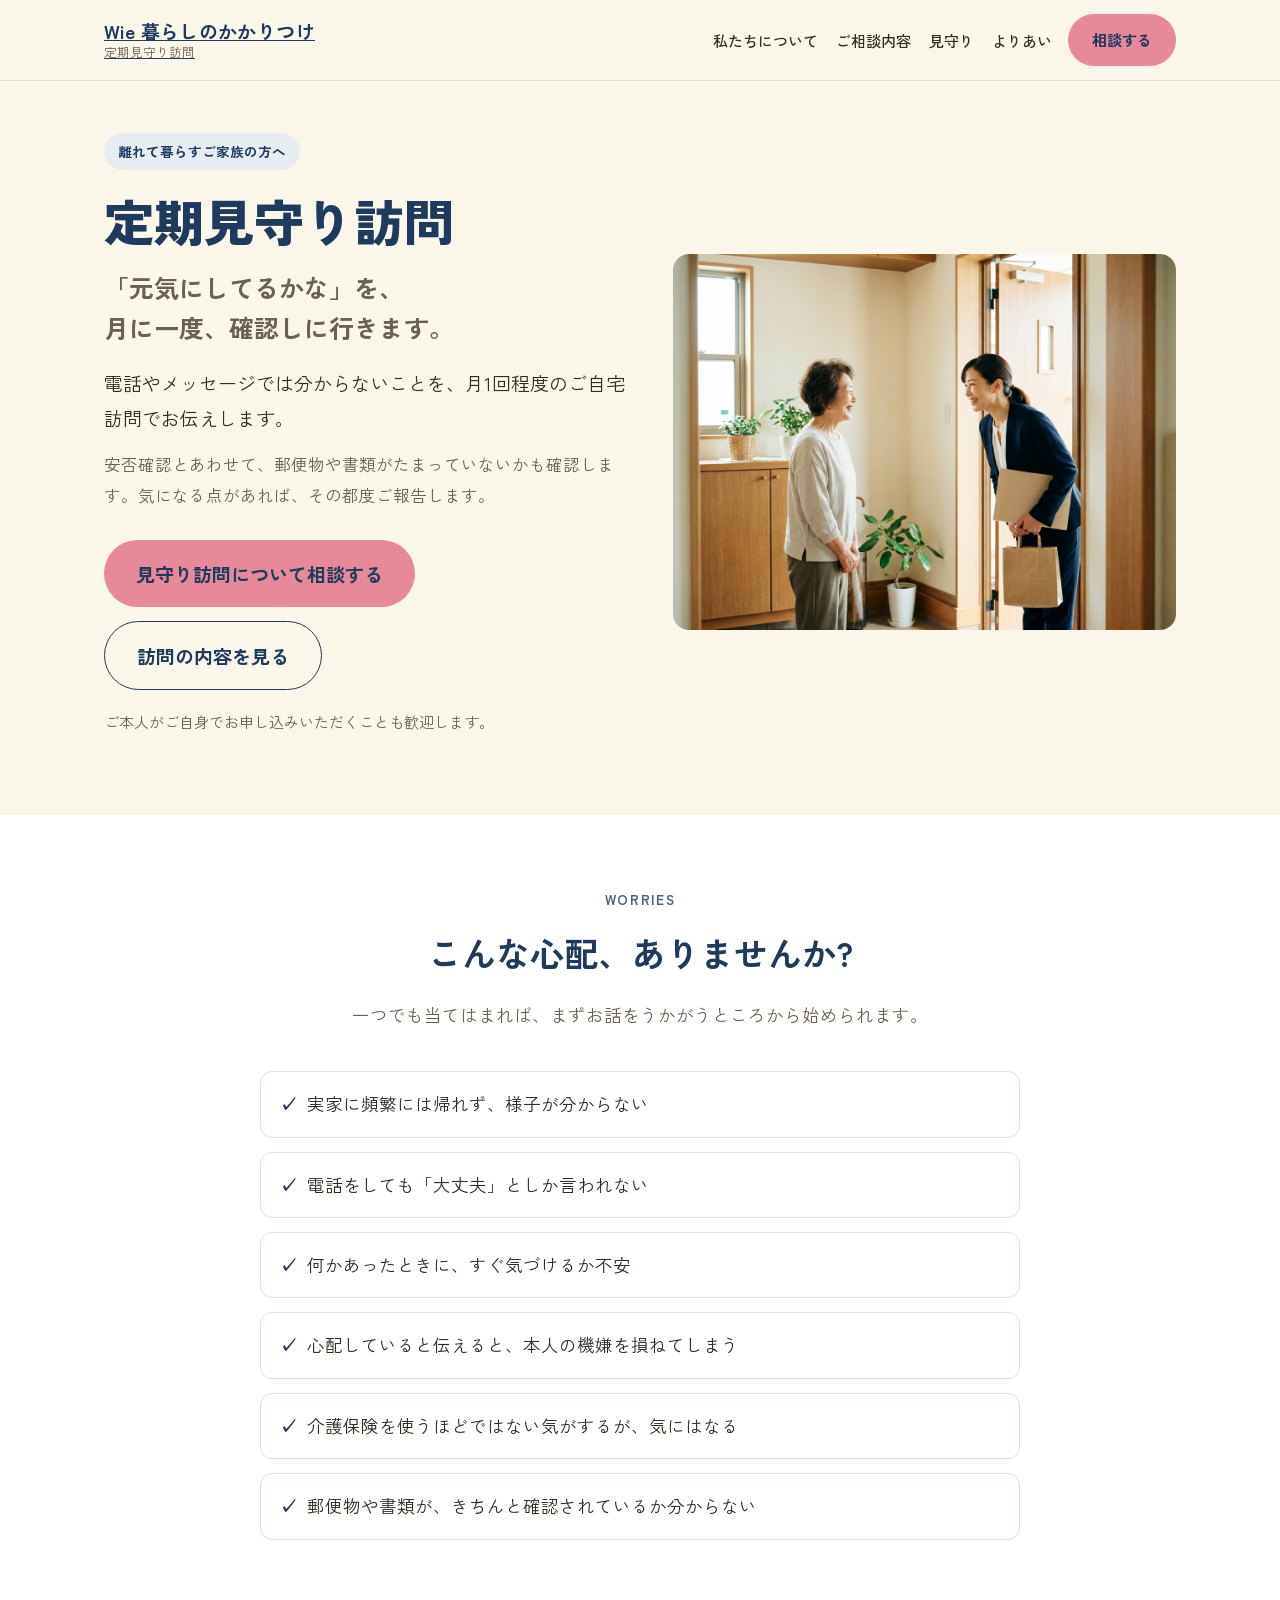
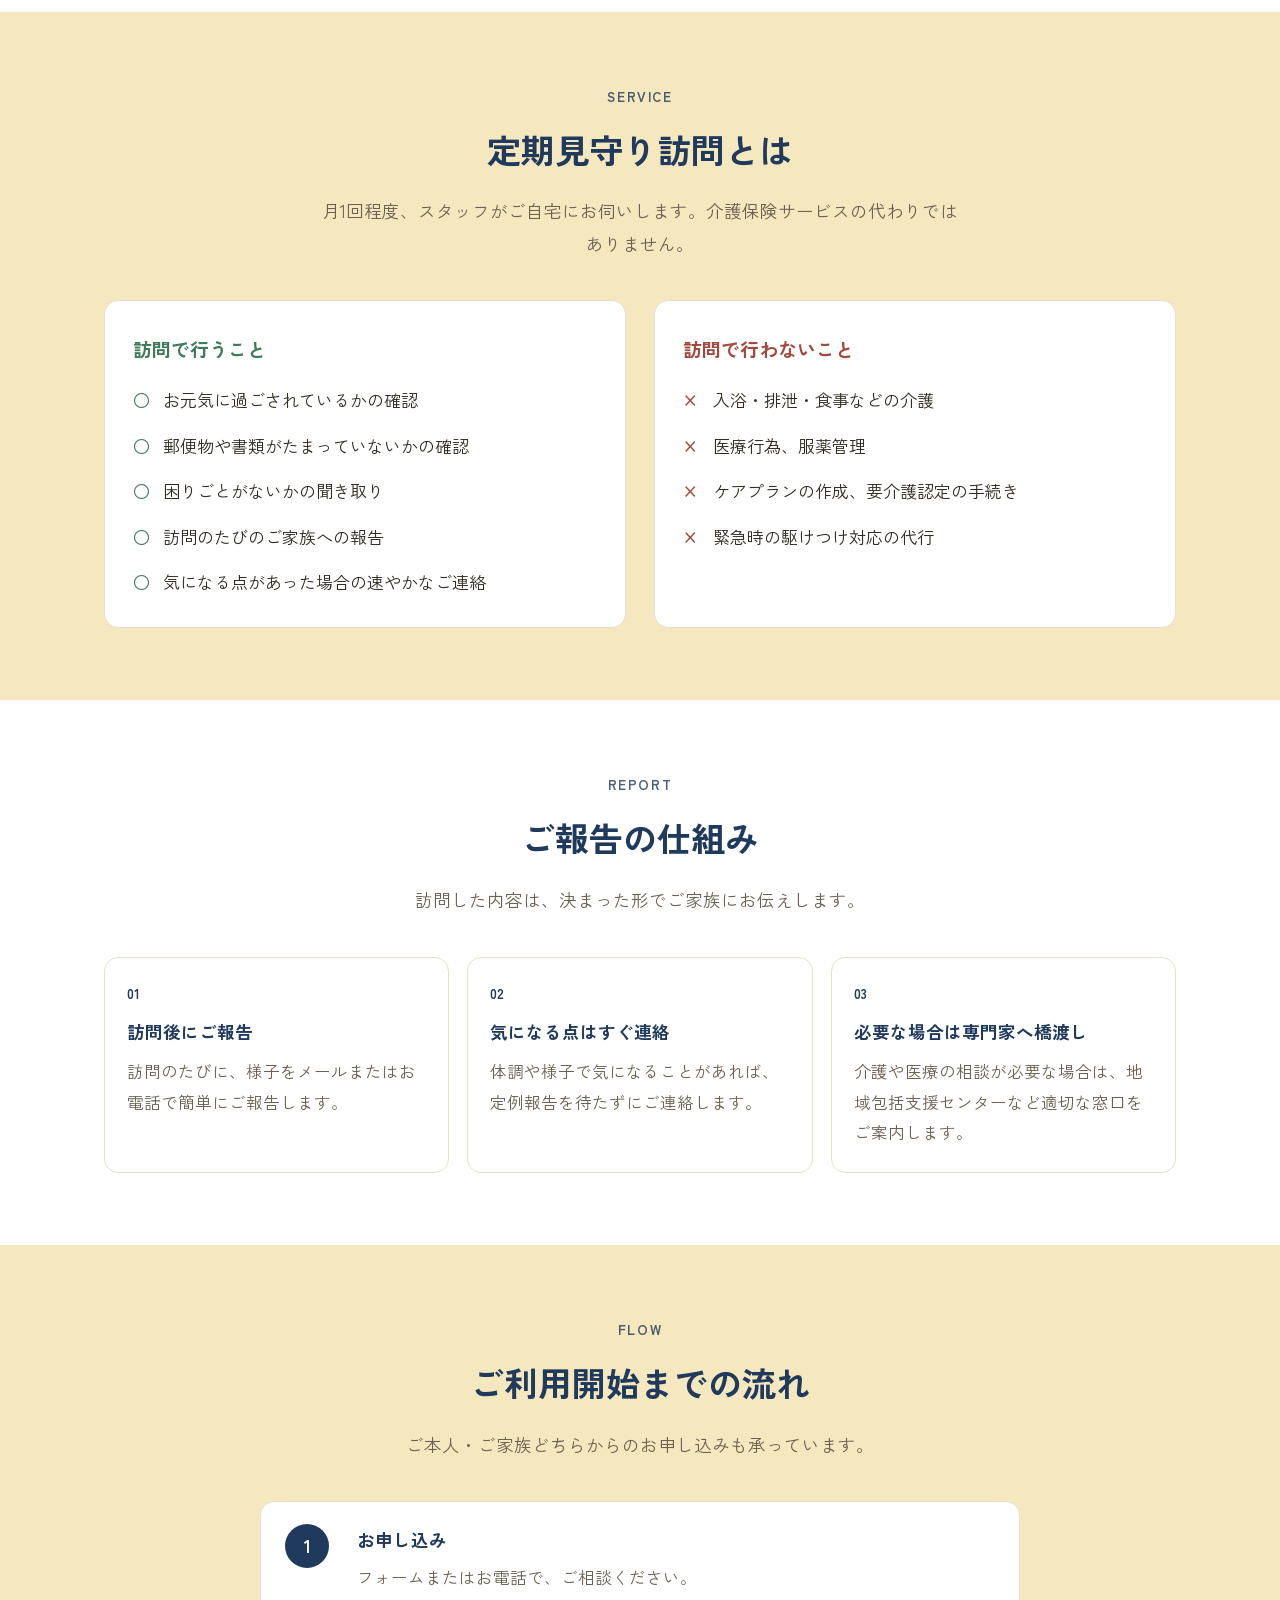
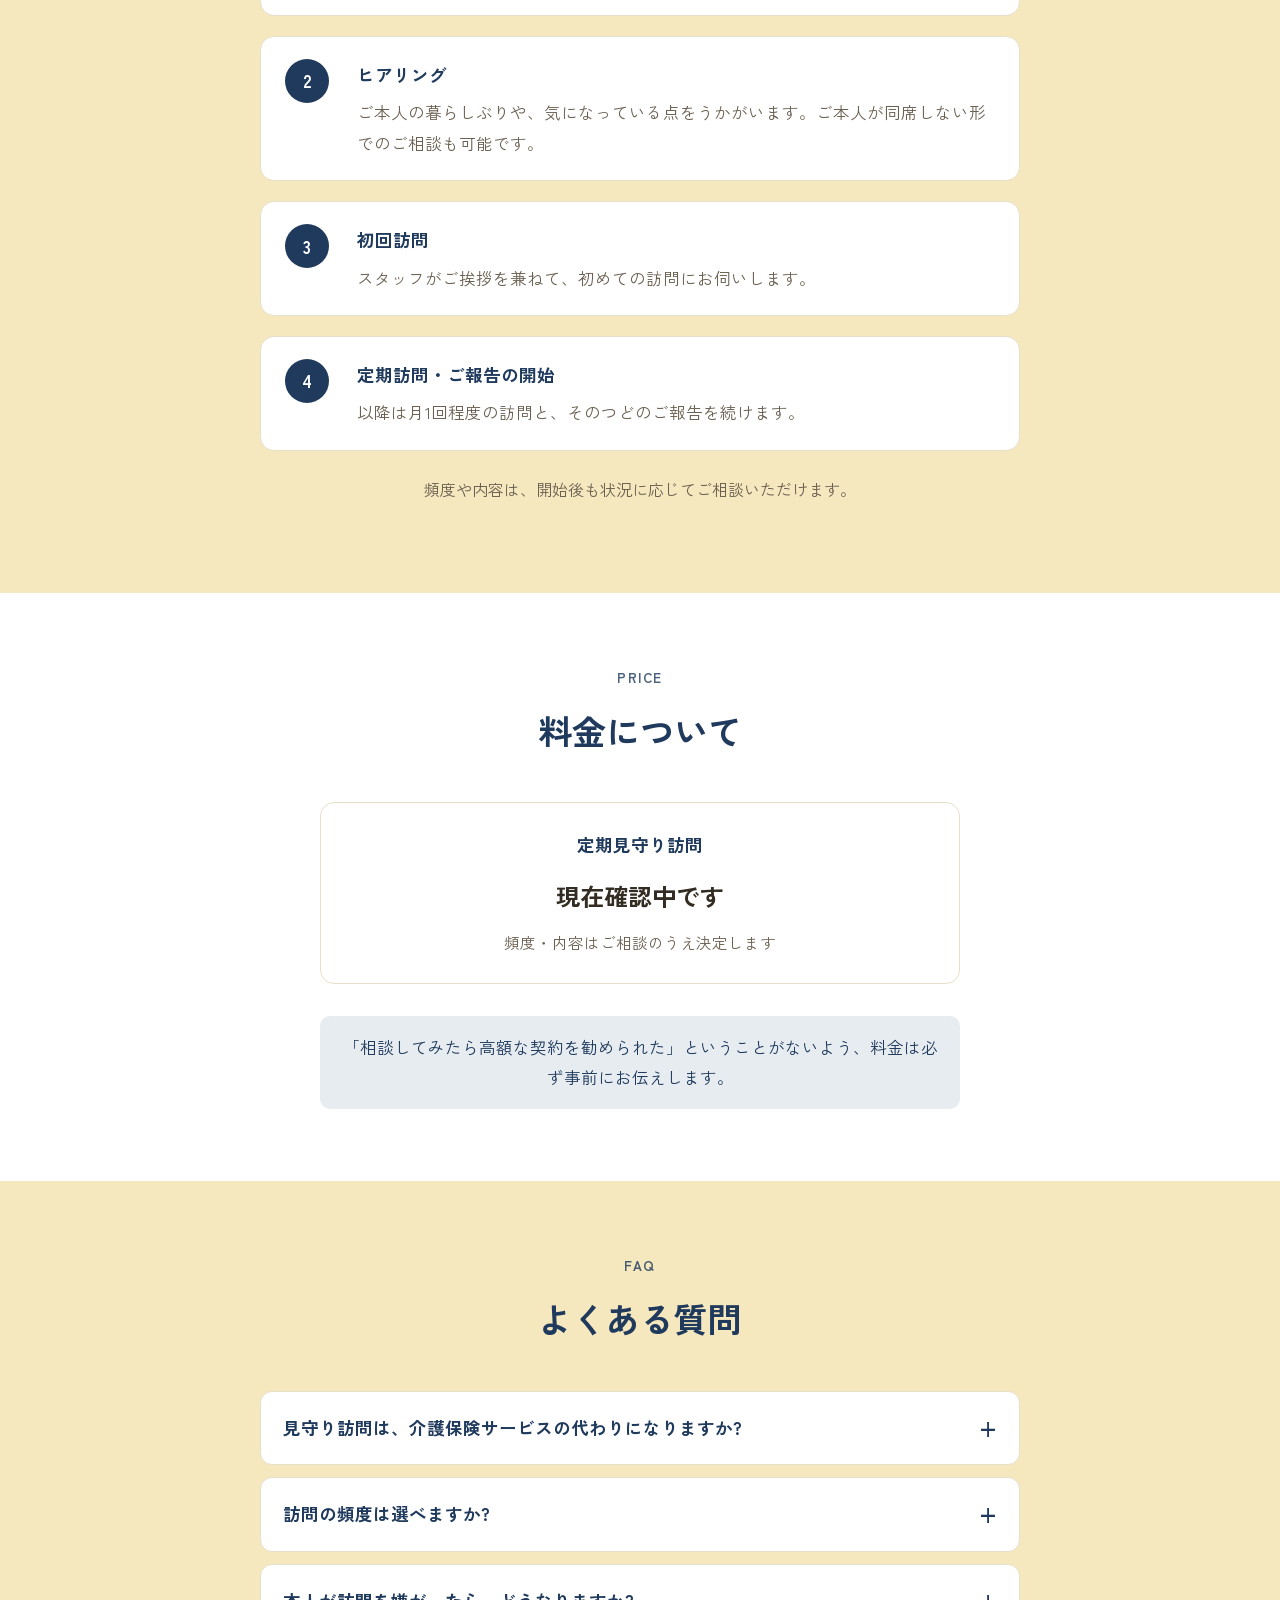
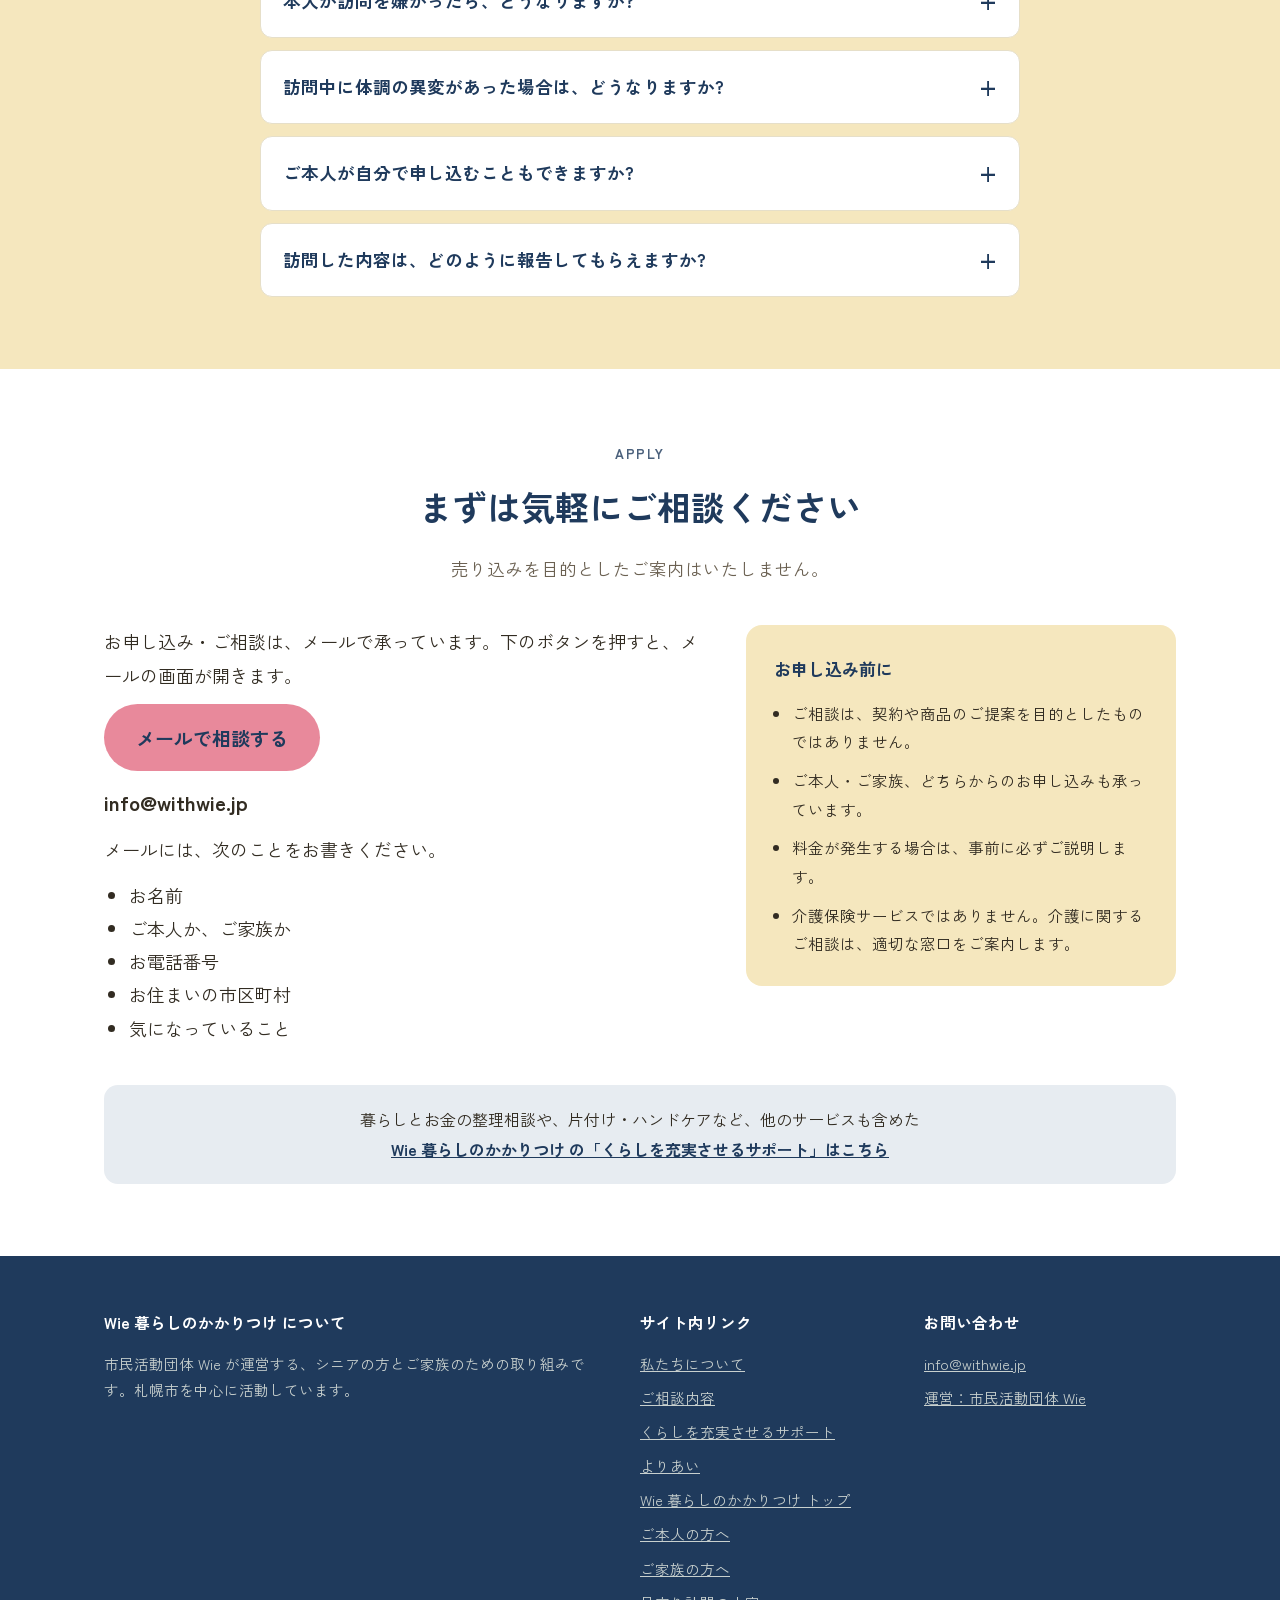
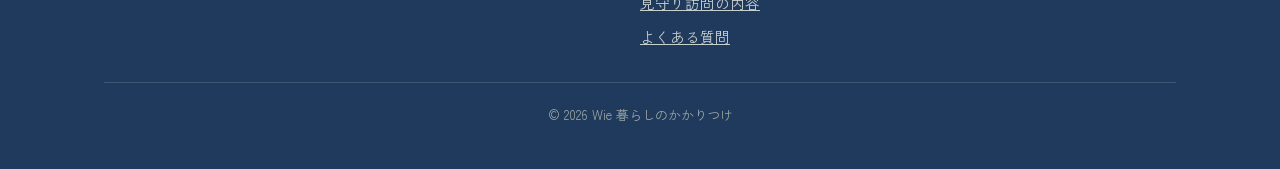
<file: mimamori.html>
<!DOCTYPE html>
<html lang="ja">
<head>
<meta charset="UTF-8">
<meta name="viewport" content="width=device-width, initial-scale=1.0">
<title>定期見守り訪問｜Wie 暮らしのかかりつけ</title>
<meta name="description" content="離れて暮らすご家族へ。月1回程度のご自宅訪問で、安否確認と郵便物・書類の様子を確認し、気になる点はご報告します。Wie 暮らしのかかりつけの見守りサービス。">
<link rel="preconnect" href="https://fonts.googleapis.com">
<link rel="preconnect" href="https://fonts.gstatic.com" crossorigin>
<link href="https://fonts.googleapis.com/css2?family=Zen+Kaku+Gothic+New:wght@400;500;700&display=swap" rel="stylesheet">
<style>
  :root{
    --bg:#FBF6EA;
    --bg-alt:#F5E7BE;
    --surface:#FFFFFF;
    --navy:#1F3A5C;
    --navy-soft:#E7ECF1;
    --ink:#322C22;
    --ink-soft:#6B6152;
    --cta:#E8899B;
    --cta-ink:#1F3A5C;
    --line:#E6DFC9;
    --error:#A14A3D;
    --error-bg:#F5E9E6;
    --ok:#3F7A5C;
    --ok-bg:#E9F1EB;
    --font:"Zen Kaku Gothic New","Hiragino Kaku Gothic ProN","Noto Sans JP",sans-serif;
    --container:1120px;
  }
  *{box-sizing:border-box;}
  html{scroll-behavior:smooth;}
  body{margin:0;font-family:var(--font);color:var(--ink);background:var(--bg);line-height:1.85;font-size:18px;-webkit-font-smoothing:antialiased;}
  img{max-width:100%;display:block;}
  a{color:var(--navy);}
  h1,h2,h3{font-family:var(--font);font-weight:700;margin:0;}
  p{margin:0 0 1em;}
  ul{margin:0;}
  .container{max-width:var(--container);margin:0 auto;padding:0 24px;}

  .skip-link{position:absolute;left:-999px;top:0;background:var(--navy);color:#fff;padding:12px 20px;z-index:300;border-radius:0 0 8px 0;text-decoration:none;font-size:14px;}
  .skip-link:focus{left:0;}
  :focus-visible{outline:3px solid var(--navy);outline-offset:2px;}

  .fade-in{opacity:0;transform:translateY(16px);transition:opacity .6s ease,transform .6s ease;}
  .fade-in.is-visible{opacity:1;transform:none;}
  @media (prefers-reduced-motion: reduce){
    html{scroll-behavior:auto;}
    .fade-in{opacity:1;transform:none;transition:none;}
  }

  /* header */
  header.site-header{position:sticky;top:0;z-index:100;background:rgba(251,246,234,0.94);backdrop-filter:blur(6px);border-bottom:1px solid var(--line);}
  .header-inner{display:flex;align-items:center;justify-content:space-between;gap:16px;padding:14px 24px;max-width:var(--container);margin:0 auto;}
  .logo-group{display:flex;flex-direction:column;line-height:1.3;}
  .logo{font-weight:700;font-size:19px;color:var(--navy);text-decoration:none;letter-spacing:0.02em;white-space:nowrap;}
  .logo-sub{font-size:12.5px;color:var(--ink-soft);}
  .header-right{display:flex;align-items:center;gap:16px;}
  nav.main-nav ul{list-style:none;display:flex;flex-wrap:wrap;gap:18px;margin:0;padding:0;}
  nav.main-nav a{text-decoration:none;color:var(--ink);font-size:15px;font-weight:500;}
  nav.main-nav a:hover{color:var(--navy);}
  .header-cta{background:var(--cta);color:var(--cta-ink);padding:12px 24px;border-radius:100px;text-decoration:none;font-weight:600;font-size:15px;white-space:nowrap;min-height:48px;display:inline-flex;align-items:center;transition:background .15s ease,color .15s ease;}
  .header-cta:hover{background:var(--navy);color:#fff;}
  .nav-toggle{display:none;background:none;border:none;cursor:pointer;padding:10px;}
  .nav-toggle span{display:block;width:24px;height:2px;background:var(--navy);margin:5px 0;}

  @media (max-width:900px){
    nav.main-nav{position:fixed;top:64px;left:0;right:0;height:calc(100vh - 64px);background:var(--bg);padding:24px;transform:translateY(-110%);transition:transform .25s ease;overflow-y:auto;pointer-events:none;}
    nav.main-nav.open{transform:translateY(0);pointer-events:auto;}
    nav.main-nav ul{flex-direction:column;gap:2px;}
    nav.main-nav a{display:block;padding:16px 6px;font-size:18px;border-bottom:1px solid var(--line);}
    .nav-toggle{display:block;}
    .logo{font-size:16px;}
    .header-cta{padding:9px 14px;font-size:13px;}
    .header-right{gap:10px;}
  }

  main section{padding:72px 0;}
  .sec-alt{background:var(--bg-alt);}
  .sec-base{background:var(--surface);}

  .section-head{max-width:640px;margin:0 auto 40px;text-align:center;}
  .eyebrow{font-size:13.5px;letter-spacing:0.12em;text-transform:uppercase;color:var(--navy);font-weight:600;margin-bottom:10px;display:block;opacity:0.8;}
  .section-head h2{font-size:clamp(26px,3.4vw,34px);color:var(--navy);margin:0 0 14px;text-wrap:balance;}
  .section-head p{color:var(--ink-soft);font-size:17.5px;margin:0;}

  .btn{display:inline-flex;align-items:center;justify-content:center;padding:16px 32px;border-radius:100px;font-weight:600;font-size:19px;text-decoration:none;cursor:pointer;border:none;min-height:52px;font-family:var(--font);transition:background .15s ease,color .15s ease;}
  .btn-primary{background:var(--cta);color:var(--cta-ink);}
  .btn-primary:hover{background:var(--navy);color:#fff;}
  .btn-secondary{background:transparent;color:var(--navy);border:1.5px solid var(--navy);}
  .btn-secondary:hover{background:var(--navy-soft);}

  /* hero */
  .hero{padding:52px 0 64px;background:var(--bg);}
  .hero-inner{display:grid;grid-template-columns:1.05fr 1fr;gap:40px;align-items:center;}
  @media (max-width:900px){.hero-inner{grid-template-columns:1fr;}.hero-media{order:-1;}}
  .hero-tag{display:inline-block;background:var(--navy-soft);color:var(--navy);font-size:13.5px;font-weight:600;padding:6px 14px;border-radius:100px;margin-bottom:18px;}
  .service-name{font-size:clamp(34px,5vw,50px);font-weight:800;color:var(--navy);line-height:1.3;margin:0 0 14px;text-wrap:balance;}
  .hero-copy h1{font-size:clamp(20px,2.6vw,25px);font-weight:600;color:var(--ink-soft);line-height:1.6;margin:0 0 18px;text-wrap:balance;}
  .hero-copy .lede{font-size:19px;color:var(--ink);margin-bottom:14px;}
  .hero-copy .sub{font-size:16.5px;color:var(--ink-soft);margin-bottom:30px;}
  .hero-actions{display:flex;flex-wrap:wrap;gap:14px;}
  .hero-media img{border-radius:16px;width:100%;height:auto;}
  .hero-note{margin-top:18px;font-size:15px;color:var(--ink-soft);}

  /* worries */
  .worry-list{list-style:none;padding:0;display:grid;gap:14px;max-width:760px;margin:0 auto;}
  .worry-list li{position:relative;padding:16px 20px 16px 46px;background:var(--surface);border:1px solid var(--line);border-radius:12px;font-size:17.5px;}
  .worry-list li::before{content:"✓";position:absolute;left:18px;top:16px;color:var(--navy);font-weight:700;}

  /* two-col (included / excluded, etc.) */
  .two-col{display:grid;grid-template-columns:1fr 1fr;gap:28px;}
  @media (max-width:760px){.two-col{grid-template-columns:1fr;}}
  .col-box{background:var(--surface);border:1px solid var(--line);border-radius:14px;padding:30px 28px;}
  .col-box h3{font-size:19px;margin:0 0 18px;}
  .col-box.included h3{color:var(--ok);}
  .col-box.excluded h3{color:var(--error);}
  .col-box ul{list-style:none;padding:0;display:grid;gap:14px;}
  .col-box li{position:relative;padding-left:30px;font-size:17px;}
  .col-box.included li::before{content:"○";position:absolute;left:0;top:0;color:var(--ok);font-weight:700;}
  .col-box.excluded li::before{content:"×";position:absolute;left:0;top:0;color:var(--error);font-weight:700;}

  /* report cards (reuse promise-card look) */
  .promise-grid{display:grid;grid-template-columns:repeat(auto-fit,minmax(220px,1fr));gap:18px;}
  .promise-card{background:var(--surface);border-radius:14px;padding:24px 22px;border:1px solid var(--line);}
  .promise-card .num{font-size:13px;color:var(--navy);font-weight:700;margin-bottom:10px;display:block;}
  .promise-card h3{font-size:17.5px;color:var(--navy);margin:0 0 8px;}
  .promise-card p{font-size:16.5px;color:var(--ink-soft);margin:0;}

  /* flow */
  .flow-list{counter-reset:step;display:grid;gap:20px;max-width:760px;margin:0 auto;list-style:none;padding:0;}
  .flow-item{counter-increment:step;display:grid;grid-template-columns:52px 1fr;gap:20px;background:var(--surface);border:1px solid var(--line);border-radius:14px;padding:22px 24px;align-items:start;}
  .flow-item .step-num{width:44px;height:44px;border-radius:50%;background:var(--navy);color:#fff;display:flex;align-items:center;justify-content:center;font-weight:700;font-size:17px;}
  .flow-item .step-num::before{content:counter(step);}
  .flow-item h3{font-size:17.5px;color:var(--navy);margin:0 0 6px;}
  .flow-item p{font-size:16.5px;color:var(--ink-soft);margin:0;}
  .flow-note{text-align:center;margin-top:24px;font-size:16px;color:var(--ink-soft);}

  /* price */
  .price-grid{display:grid;grid-template-columns:repeat(auto-fit,minmax(240px,1fr));gap:20px;max-width:640px;margin:0 auto;}
  .price-card{background:var(--surface);border:1px solid var(--line);border-radius:14px;padding:26px;text-align:center;}
  .price-card h3{font-size:17.5px;color:var(--navy);margin:0 0 12px;}
  .price-card .amount{font-size:24px;font-weight:700;color:var(--ink);margin-bottom:10px;font-variant-numeric:tabular-nums;}
  .price-card p{font-size:15.5px;color:var(--ink-soft);margin:0;}
  .price-note{max-width:640px;margin:32px auto 0;text-align:center;background:var(--navy-soft);color:var(--navy);padding:16px 20px;border-radius:10px;font-size:16.5px;}

  /* faq */
  .faq-list{max-width:760px;margin:0 auto;display:grid;gap:12px;}
  details.faq-item{background:var(--surface);border:1px solid var(--line);border-radius:12px;padding:2px 22px;}
  details.faq-item summary{cursor:pointer;padding:18px 34px 18px 0;font-weight:600;color:var(--navy);font-size:17.5px;list-style:none;position:relative;}
  details.faq-item summary::-webkit-details-marker{display:none;}
  details.faq-item summary::after{content:"+";position:absolute;right:0;top:14px;font-size:22px;color:var(--navy);transition:transform .2s;}
  details.faq-item[open] summary::after{transform:rotate(45deg);}
  details.faq-item p{margin:0 0 18px;font-size:16.5px;color:var(--ink-soft);}

  /* apply */
  .apply-inner{display:grid;grid-template-columns:1.4fr 1fr;gap:40px;align-items:start;}
  @media (max-width:900px){.apply-inner{grid-template-columns:1fr;}}
  form.apply-form{background:var(--surface);border:1px solid var(--line);border-radius:16px;padding:32px;display:grid;gap:20px;}
  .form-group{display:grid;gap:8px;}
  .form-group label{font-size:16px;font-weight:600;color:var(--navy);}
  .form-group input,.form-group select,.form-group textarea{font-family:var(--font);font-size:17px;padding:14px 16px;border:1.5px solid var(--line);border-radius:8px;background:#fff;color:var(--ink);width:100%;}
  .form-group input:focus,.form-group select:focus,.form-group textarea:focus{border-color:var(--navy);}
  .radio-group{display:flex;flex-wrap:wrap;gap:12px;}
  .radio-option{display:flex;align-items:center;gap:8px;background:var(--bg);border:1.5px solid var(--line);border-radius:100px;padding:12px 18px;font-size:16px;cursor:pointer;}
  .radio-option input{accent-color:var(--navy);width:18px;height:18px;}
  .checkbox-row{display:flex;align-items:flex-start;gap:10px;font-size:15px;color:var(--ink-soft);}
  .checkbox-row input{margin-top:3px;accent-color:var(--navy);width:18px;height:18px;flex-shrink:0;}
  .form-status{font-size:16px;padding:14px 16px;border-radius:8px;display:none;}
  .form-status.show{display:block;}
  .form-status.success{background:var(--navy-soft);color:var(--navy);}
  .form-status.error{background:var(--error-bg);color:var(--error);}
  .apply-note{background:var(--bg-alt);border-radius:16px;padding:28px;font-size:15.5px;color:var(--ink);}
  .apply-note h3{color:var(--navy);font-size:17px;margin:0 0 14px;}
  .apply-note ul{padding-left:18px;margin:0;display:grid;gap:10px;}

  /* cross link to main site */
  .cross-link{text-align:center;padding:20px;background:var(--navy-soft);border-radius:14px;font-size:16px;}
  .cross-link a{color:var(--navy);font-weight:700;text-decoration:underline;}

  /* footer */
  footer.site-footer{background:var(--navy);color:#EDEFEA;padding:52px 0 30px;}
  footer .footer-grid{display:grid;grid-template-columns:2fr 1fr 1fr;gap:32px;margin-bottom:32px;}
  @media (max-width:700px){footer .footer-grid{grid-template-columns:1fr;gap:24px;}}
  footer h3{font-size:15.5px;margin:0 0 14px;color:#fff;}
  footer p,footer li{font-size:14.5px;color:#C8D0CE;line-height:1.8;}
  footer ul{list-style:none;padding:0;margin:0;display:grid;gap:8px;}
  footer a{color:#C8D0CE;}
  footer .copyright{border-top:1px solid rgba(255,255,255,0.15);padding-top:20px;font-size:13px;color:#9AA6A2;text-align:center;}

/* メールでのお申し込み */
.mail-box { display: flex; flex-direction: column; gap: 12px; }
.mail-box .btn { align-self: flex-start; }
.mail-box__address { font-weight: 700; font-size: 1.15em; margin: 0; overflow-wrap: anywhere; }
.mail-box__lead, .mail-box__sub { margin: 0; }
.mail-box__list { margin: 0; padding-left: 1.4em; }
</style>
</head>
<body>
<a class="skip-link" href="#main">本文へスキップ</a>

<header class="site-header">
  <div class="header-inner">
    <a class="logo-group" href="index.html">
      <span class="logo">Wie 暮らしのかかりつけ</span>
      <span class="logo-sub">定期見守り訪問</span>
    </a>
    <div class="header-right">
      <nav class="main-nav" id="main-nav">
        <ul>
          <li><a href="about.html">私たちについて</a></li>
          <li><a href="consult.html">ご相談内容</a></li>
          <li><a href="mimamori.html">見守り</a></li>
          <li><a href="events.html">よりあい</a></li>
        </ul>
      </nav>
      <a class="header-cta" href="#apply">相談する</a>
      <button class="nav-toggle" id="nav-toggle" aria-controls="main-nav" aria-expanded="false" aria-label="メニューを開く">
        <span></span><span></span><span></span>
      </button>
    </div>
  </div>
</header>

<main id="main">

  <!-- hero -->
  <section class="hero" id="hero">
    <div class="container hero-inner">
      <div class="hero-copy">
        <span class="hero-tag">離れて暮らすご家族の方へ</span>
        <p class="service-name">定期見守り訪問</p>
        <h1>「元気にしてるかな」を、<br>月に一度、確認しに行きます。</h1>
        <p class="lede">電話やメッセージでは分からないことを、月1回程度のご自宅訪問でお伝えします。</p>
        <p class="sub">安否確認とあわせて、郵便物や書類がたまっていないかも確認します。気になる点があれば、その都度ご報告します。</p>
        <div class="hero-actions">
          <a class="btn btn-primary" href="#apply">見守り訪問について相談する</a>
          <a class="btn btn-secondary" href="#service">訪問の内容を見る</a>
        </div>
        <p class="hero-note">ご本人がご自身でお申し込みいただくことも歓迎します。</p>
      </div>
      <div class="hero-media">
        <img src="assets/images/mimamori-hero.png" alt="自宅の玄関先で、訪問したスタッフとシニア女性が笑顔で挨拶を交わす様子">
      </div>
    </div>
  </section>

  <!-- worries -->
  <section class="sec-base" id="worries">
    <div class="container">
      <div class="section-head fade-in">
        <span class="eyebrow">Worries</span>
        <h2>こんな心配、ありませんか?</h2>
        <p>一つでも当てはまれば、まずお話をうかがうところから始められます。</p>
      </div>
      <ul class="worry-list fade-in">
        <li>実家に頻繁には帰れず、様子が分からない</li>
        <li>電話をしても「大丈夫」としか言われない</li>
        <li>何かあったときに、すぐ気づけるか不安</li>
        <li>心配していると伝えると、本人の機嫌を損ねてしまう</li>
        <li>介護保険を使うほどではない気がするが、気にはなる</li>
        <li>郵便物や書類が、きちんと確認されているか分からない</li>
      </ul>
    </div>
  </section>

  <!-- service -->
  <section class="sec-alt" id="service">
    <div class="container">
      <div class="section-head fade-in">
        <span class="eyebrow">Service</span>
        <h2>定期見守り訪問とは</h2>
        <p>月1回程度、スタッフがご自宅にお伺いします。介護保険サービスの代わりではありません。</p>
      </div>
      <div class="two-col fade-in">
        <div class="col-box included">
          <h3>訪問で行うこと</h3>
          <ul>
            <li>お元気に過ごされているかの確認</li>
            <li>郵便物や書類がたまっていないかの確認</li>
            <li>困りごとがないかの聞き取り</li>
            <li>訪問のたびのご家族への報告</li>
            <li>気になる点があった場合の速やかなご連絡</li>
          </ul>
        </div>
        <div class="col-box excluded">
          <h3>訪問で行わないこと</h3>
          <ul>
            <li>入浴・排泄・食事などの介護</li>
            <li>医療行為、服薬管理</li>
            <li>ケアプランの作成、要介護認定の手続き</li>
            <li>緊急時の駆けつけ対応の代行</li>
          </ul>
        </div>
      </div>
    </div>
  </section>

  <!-- report -->
  <section class="sec-base" id="report">
    <div class="container">
      <div class="section-head fade-in">
        <span class="eyebrow">Report</span>
        <h2>ご報告の仕組み</h2>
        <p>訪問した内容は、決まった形でご家族にお伝えします。</p>
      </div>
      <div class="promise-grid fade-in">
        <div class="promise-card">
          <span class="num">01</span>
          <h3>訪問後にご報告</h3>
          <p>訪問のたびに、様子をメールまたはお電話で簡単にご報告します。</p>
        </div>
        <div class="promise-card">
          <span class="num">02</span>
          <h3>気になる点はすぐ連絡</h3>
          <p>体調や様子で気になることがあれば、定例報告を待たずにご連絡します。</p>
        </div>
        <div class="promise-card">
          <span class="num">03</span>
          <h3>必要な場合は専門家へ橋渡し</h3>
          <p>介護や医療の相談が必要な場合は、地域包括支援センターなど適切な窓口をご案内します。</p>
        </div>
      </div>
    </div>
  </section>

  <!-- flow -->
  <section class="sec-alt" id="flow">
    <div class="container">
      <div class="section-head fade-in">
        <span class="eyebrow">Flow</span>
        <h2>ご利用開始までの流れ</h2>
        <p>ご本人・ご家族どちらからのお申し込みも承っています。</p>
      </div>
      <ol class="flow-list fade-in">
        <li class="flow-item">
          <span class="step-num" aria-hidden="true"></span>
          <div>
            <h3>お申し込み</h3>
            <p>フォームまたはお電話で、ご相談ください。</p>
          </div>
        </li>
        <li class="flow-item">
          <span class="step-num" aria-hidden="true"></span>
          <div>
            <h3>ヒアリング</h3>
            <p>ご本人の暮らしぶりや、気になっている点をうかがいます。ご本人が同席しない形でのご相談も可能です。</p>
          </div>
        </li>
        <li class="flow-item">
          <span class="step-num" aria-hidden="true"></span>
          <div>
            <h3>初回訪問</h3>
            <p>スタッフがご挨拶を兼ねて、初めての訪問にお伺いします。</p>
          </div>
        </li>
        <li class="flow-item">
          <span class="step-num" aria-hidden="true"></span>
          <div>
            <h3>定期訪問・ご報告の開始</h3>
            <p>以降は月1回程度の訪問と、そのつどのご報告を続けます。</p>
          </div>
        </li>
      </ol>
      <p class="flow-note">頻度や内容は、開始後も状況に応じてご相談いただけます。</p>
    </div>
  </section>

  <!-- price -->
  <section class="sec-base" id="price">
    <div class="container">
      <div class="section-head fade-in">
        <span class="eyebrow">Price</span>
        <h2>料金について</h2>
      </div>
      <div class="price-grid fade-in">
        <div class="price-card">
          <h3>定期見守り訪問</h3>
          <div class="amount">現在確認中です</div>
          <p>頻度・内容はご相談のうえ決定します</p>
        </div>
      </div>
      <p class="price-note">「相談してみたら高額な契約を勧められた」ということがないよう、料金は必ず事前にお伝えします。</p>
    </div>
  </section>

  <!-- faq -->
  <section class="sec-alt" id="faq">
    <div class="container">
      <div class="section-head fade-in">
        <span class="eyebrow">FAQ</span>
        <h2>よくある質問</h2>
      </div>
      <div class="faq-list fade-in">
        <details class="faq-item">
          <summary>見守り訪問は、介護保険サービスの代わりになりますか?</summary>
          <p>いいえ、介護保険サービスではありません。安否確認と、郵便物・書類の様子確認を中心とした見守りです。介護に関するご相談が必要な場合は、地域包括支援センターなど適切な窓口をご案内します。</p>
        </details>
        <details class="faq-item">
          <summary>訪問の頻度は選べますか?</summary>
          <p>はい。まずは月1回程度を目安にご案内していますが、頻度はご相談のうえ決定します。</p>
        </details>
        <details class="faq-item">
          <summary>本人が訪問を嫌がったら、どうなりますか?</summary>
          <p>ご本人の意思を尊重します。まずはご家族からのご相談として、どのようにお伝えするかを一緒に考えることもできます。</p>
        </details>
        <details class="faq-item">
          <summary>訪問中に体調の異変があった場合は、どうなりますか?</summary>
          <p>その場で気づいた範囲でご家族にご連絡します。緊急時の駆けつけ対応や医療的な処置を代行するサービスではないため、必要に応じて救急要請や医療機関への連絡をご家族・ご本人にお願いする場合があります。</p>
        </details>
        <details class="faq-item">
          <summary>ご本人が自分で申し込むこともできますか?</summary>
          <p>はい。ご本人からのお申し込みも歓迎しています。ご家族に知らせるかどうかも、ご本人の意向に沿って進めます。</p>
        </details>
        <details class="faq-item">
          <summary>訪問した内容は、どのように報告してもらえますか?</summary>
          <p>訪問のたびに、メールまたはお電話で簡単にご報告します。気になる点があれば、定例のご報告を待たずにご連絡します。</p>
        </details>
      </div>
    </div>
  </section>

  <!-- apply -->
  <section class="sec-base" id="apply">
    <div class="container">
      <div class="section-head fade-in">
        <span class="eyebrow">Apply</span>
        <h2>まずは気軽にご相談ください</h2>
        <p>売り込みを目的としたご案内はいたしません。</p>
      </div>
      <div class="apply-inner fade-in">
        <div class="apply-form mail-box">
          <p class="mail-box__lead">お申し込み・ご相談は、メールで承っています。下のボタンを押すと、メールの画面が開きます。</p>
          <a class="btn btn-primary" href="mailto:info@withwie.jp?subject=%E3%80%90Wie%20%E6%9A%AE%E3%82%89%E3%81%97%E3%81%AE%E3%81%8B%E3%81%8B%E3%82%8A%E3%81%A4%E3%81%91%E3%80%91%E8%A6%8B%E5%AE%88%E3%82%8A%E8%A8%AA%E5%95%8F%E3%81%AB%E3%81%A4%E3%81%84%E3%81%A6&body=%E3%81%8A%E5%90%8D%E5%89%8D%EF%BC%9A%0A%E3%81%94%E6%9C%AC%E4%BA%BA%EF%BC%8F%E3%81%94%E5%AE%B6%E6%97%8F%EF%BC%88%E3%81%A9%E3%81%A1%E3%82%89%E3%81%8B%EF%BC%89%EF%BC%9A%0A%E3%81%8A%E9%9B%BB%E8%A9%B1%E7%95%AA%E5%8F%B7%EF%BC%9A%0A%E3%81%8A%E4%BD%8F%E3%81%BE%E3%81%84%E3%81%AE%E5%B8%82%E5%8C%BA%E7%94%BA%E6%9D%91%EF%BC%9A%0A%E6%B0%97%E3%81%AB%E3%81%AA%E3%81%A3%E3%81%A6%E3%81%84%E3%82%8B%E3%81%93%E3%81%A8%EF%BC%9A%0A">メールで相談する</a>
          <p class="mail-box__address">info@withwie.jp</p>
          <p class="mail-box__sub">メールには、次のことをお書きください。</p>
          <ul class="mail-box__list">
            <li>お名前</li>
            <li>ご本人か、ご家族か</li>
            <li>お電話番号</li>
            <li>お住まいの市区町村</li>
            <li>気になっていること</li>
          </ul>
        </div>

        <div class="apply-note">
          <h3>お申し込み前に</h3>
          <ul>
            <li>ご相談は、契約や商品のご提案を目的としたものではありません。</li>
            <li>ご本人・ご家族、どちらからのお申し込みも承っています。</li>
            <li>料金が発生する場合は、事前に必ずご説明します。</li>
            <li>介護保険サービスではありません。介護に関するご相談は、適切な窓口をご案内します。</li>
          </ul>
        </div>
      </div>

      <div class="cross-link fade-in" style="margin-top:40px;">
        暮らしとお金の整理相談や、片付け・ハンドケアなど、他のサービスも含めた<br>
        <a href="services.html">Wie 暮らしのかかりつけ の「くらしを充実させるサポート」はこちら</a>
      </div>
    </div>
  </section>

</main>

<footer class="site-footer">
  <div class="container">
    <div class="footer-grid">
      <div>
        <h3>Wie 暮らしのかかりつけ について</h3>
        <p>市民活動団体 Wie が運営する、シニアの方とご家族のための取り組みです。札幌市を中心に活動しています。</p>
      </div>
      <div>
        <h3>サイト内リンク</h3>
        <ul>
          <li><a href="about.html">私たちについて</a></li>
          <li><a href="consult.html">ご相談内容</a></li>
          <li><a href="services.html">くらしを充実させるサポート</a></li>
          <li><a href="events.html">よりあい</a></li>
          <li><a href="index.html">Wie 暮らしのかかりつけ トップ</a></li>
          <li><a href="for-you.html">ご本人の方へ</a></li>
          <li><a href="for-family.html">ご家族の方へ</a></li>
          <li><a href="#service">見守り訪問の内容</a></li>
          <li><a href="#faq">よくある質問</a></li>
        </ul>
      </div>
      <div>
        <h3>お問い合わせ</h3>
        <ul>
          <li><a href="mailto:info@withwie.jp">info@withwie.jp</a></li>
          <li><a href="https://withwie.jp/">運営：市民活動団体 Wie</a></li>
        </ul>
      </div>
    </div>
    <p class="copyright">&copy; 2026 Wie 暮らしのかかりつけ</p>
  </div>
</footer>

<script>
(function(){
  var navToggle = document.getElementById('nav-toggle');
  var mainNav = document.getElementById('main-nav');
  if(navToggle && mainNav){
    navToggle.addEventListener('click', function(){
      var isOpen = mainNav.classList.toggle('open');
      navToggle.setAttribute('aria-expanded', isOpen ? 'true' : 'false');
    });
    mainNav.querySelectorAll('a').forEach(function(link){
      link.addEventListener('click', function(){
        mainNav.classList.remove('open');
        navToggle.setAttribute('aria-expanded', 'false');
      });
    });
  }

  var reduceMotion = window.matchMedia('(prefers-reduced-motion: reduce)').matches;
  var fadeEls = document.querySelectorAll('.fade-in');
  if(reduceMotion || !('IntersectionObserver' in window)){
    fadeEls.forEach(function(el){ el.classList.add('is-visible'); });
  } else {
    var observer = new IntersectionObserver(function(entries){
      entries.forEach(function(entry){
        if(entry.isIntersecting){
          entry.target.classList.add('is-visible');
          observer.unobserve(entry.target);
        }
      });
    }, { threshold: 0.15 });
    fadeEls.forEach(function(el){ observer.observe(el); });
  }

  var GAS_ENDPOINT = 'https://script.google.com/macros/s/AKfycbwp5hvrW8V6mxECucaKHkK-xRmJacUQKzv7rfqBWH0TLAUcsmuiGsRHlikohBAZ01MC/exec';

  var form = document.getElementById('apply-form');
  var status = document.getElementById('form-status');
  if(form){
    form.addEventListener('submit', function(e){
      e.preventDefault();

      var valid = true;
      form.querySelectorAll('[required]').forEach(function(field){
        if(field.type === 'checkbox'){
          if(!field.checked){ valid = false; }
        } else if(field.type !== 'radio' && !field.value.trim()){
          valid = false;
        }
      });
      if(!form.querySelector('input[name="applicant-relation"]:checked')){ valid = false; }

      if(!valid){
        status.textContent = 'ご入力内容をご確認ください。必須項目が入力されていません。';
        status.className = 'form-status show error';
        status.focus && status.focus();
        return;
      }

      var data = new FormData(form);
      var payload = { page: '見守り訪問' };
      data.forEach(function(value, key){ payload[key] = value; });

      status.textContent = '送信中です…';
      status.className = 'form-status show';

      fetch(GAS_ENDPOINT, {
        method: 'POST',
        mode: 'no-cors',
        headers: { 'Content-Type': 'text/plain' },
        body: JSON.stringify(payload)
      }).then(function(){
        window.location.href = 'thanks.html';
      }).catch(function(){
        status.textContent = '送信に失敗しました。時間をおいて再度お試しいただくか、お電話でご連絡ください。';
        status.className = 'form-status show error';
      });
    });
  }
})();
</script>
</body>
</html>
</file>
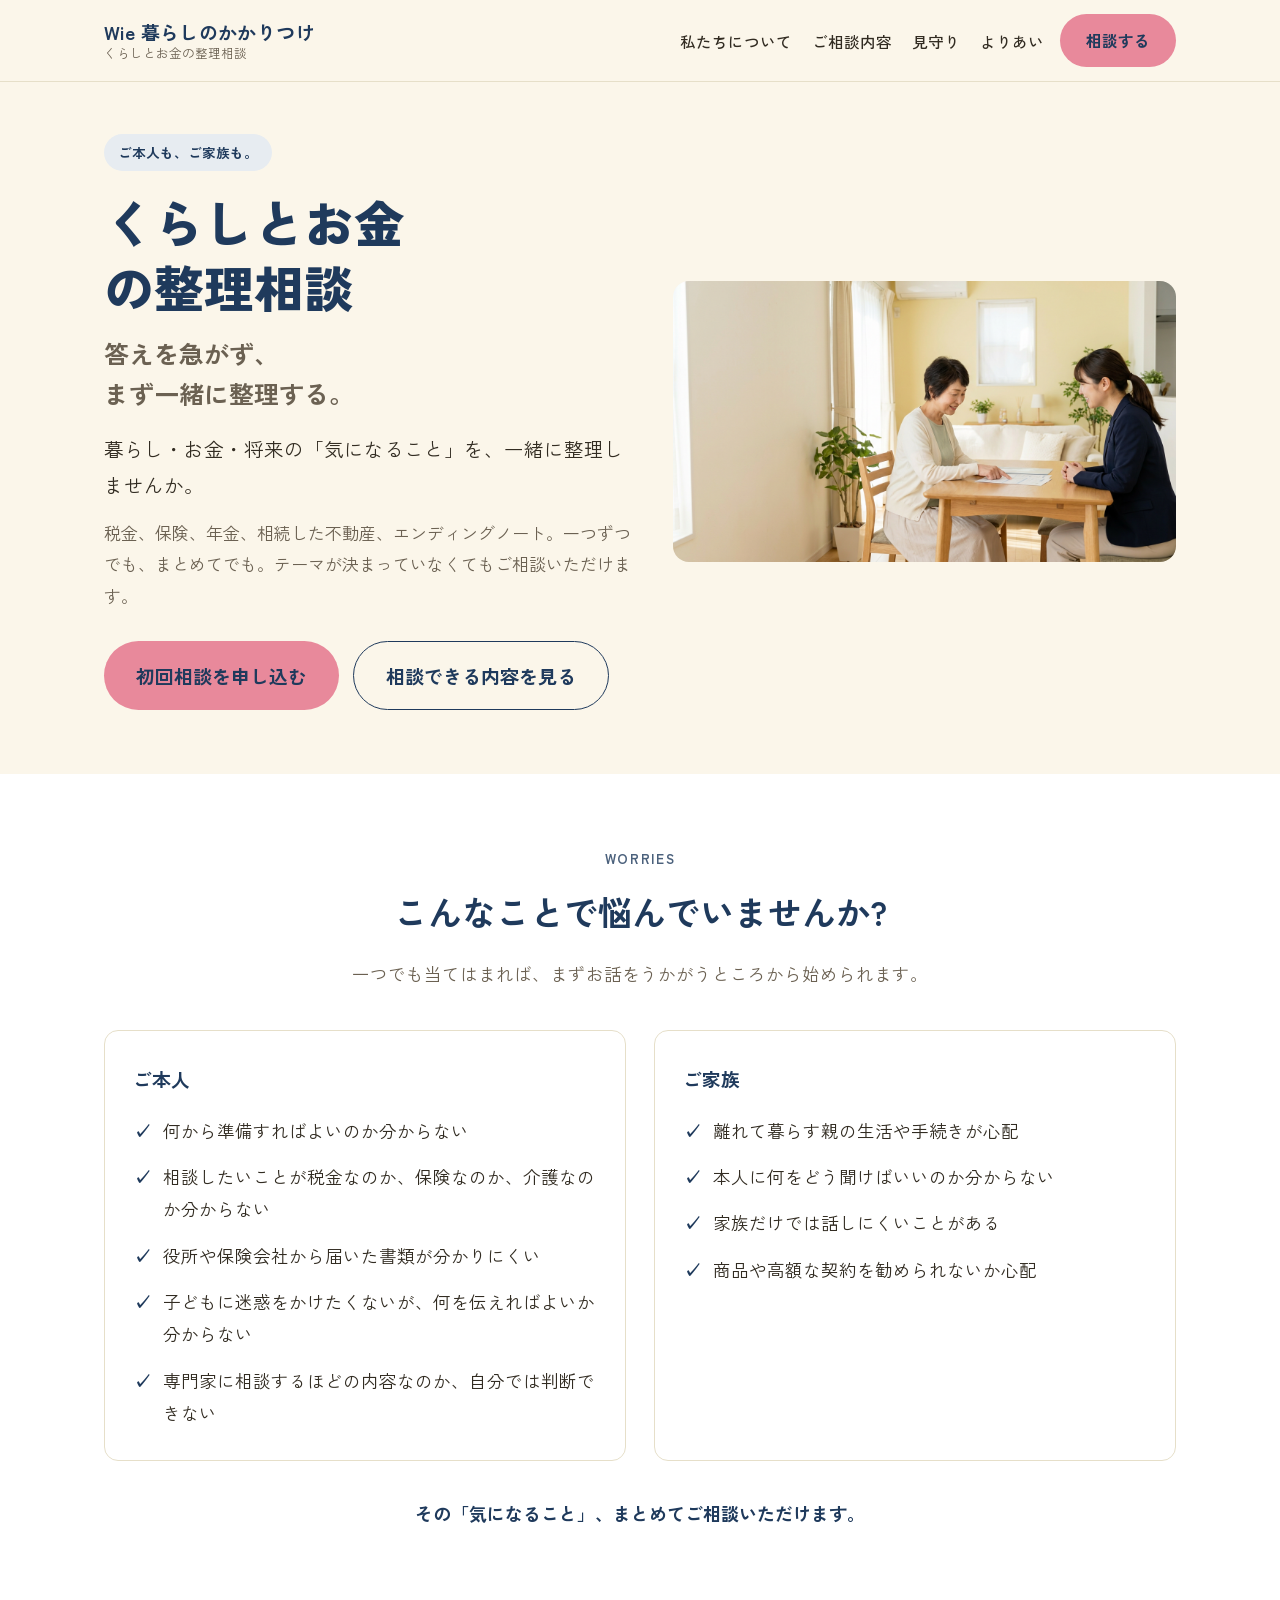
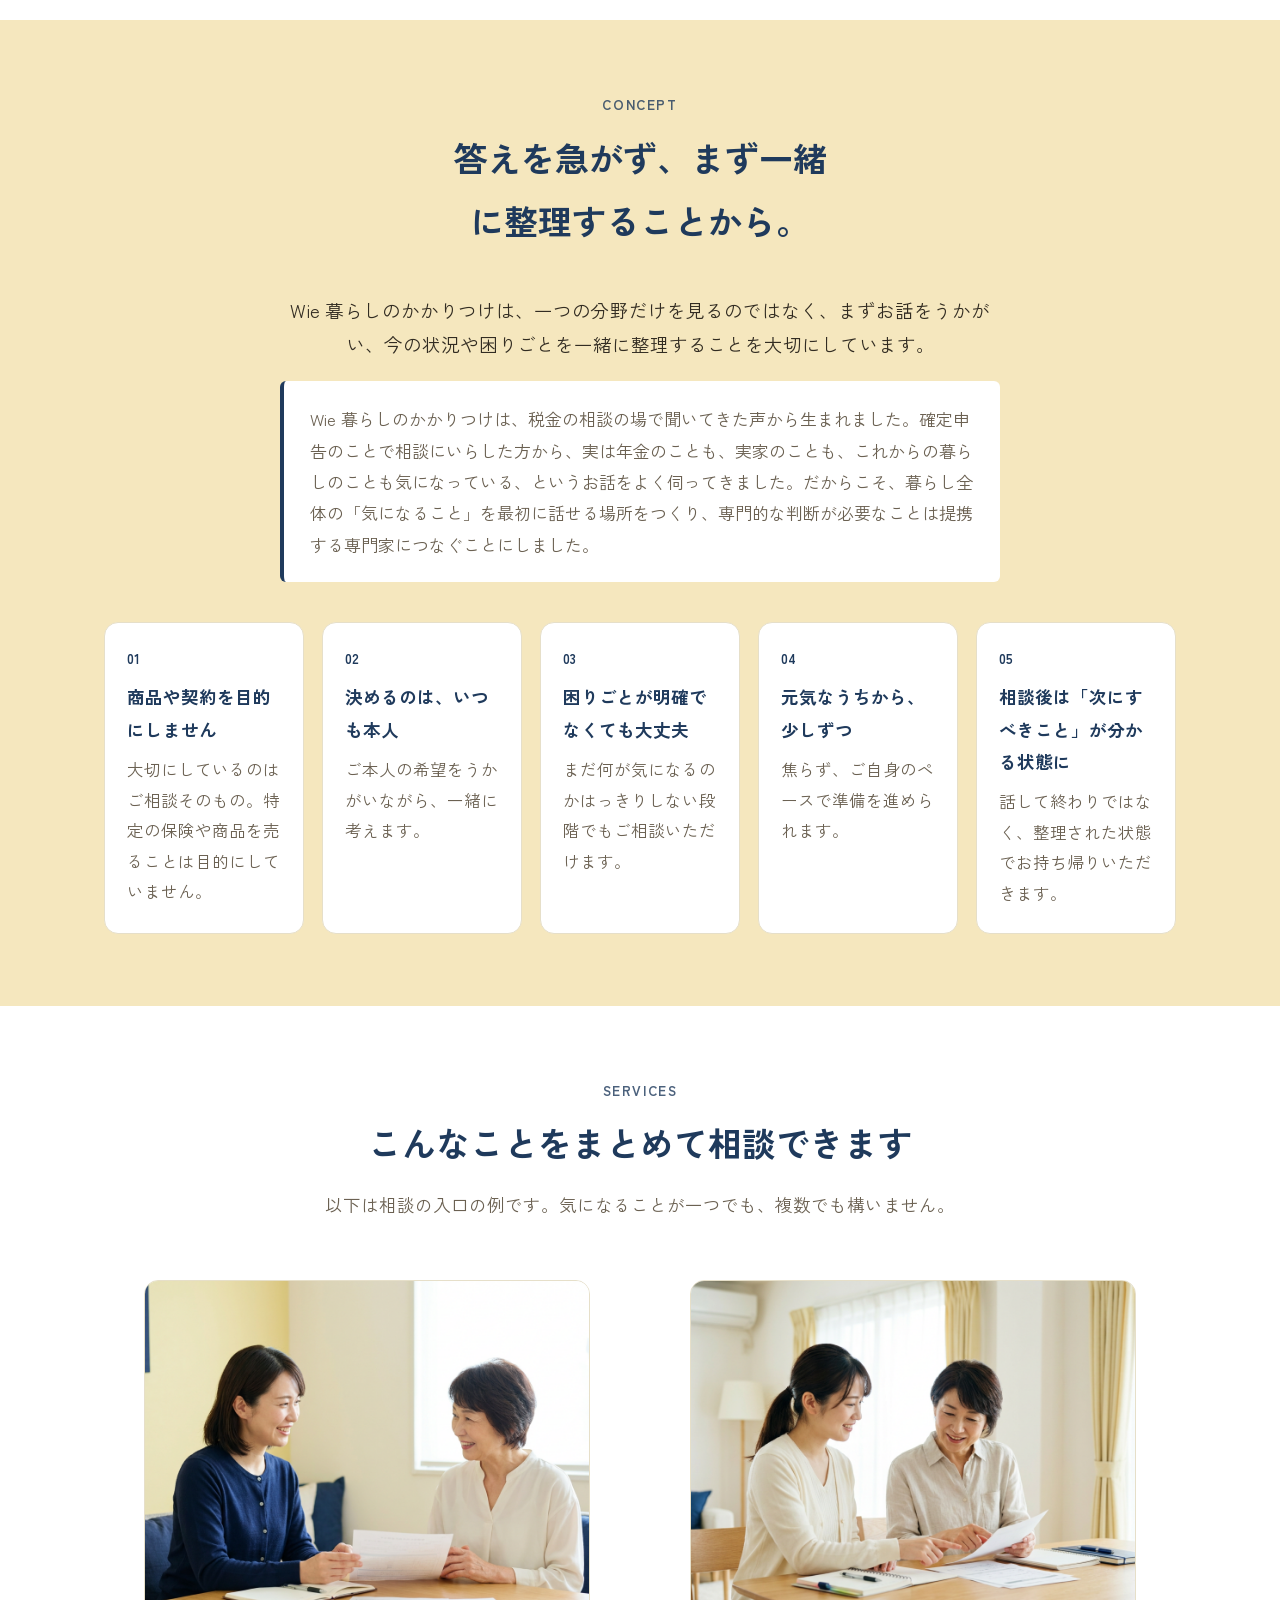
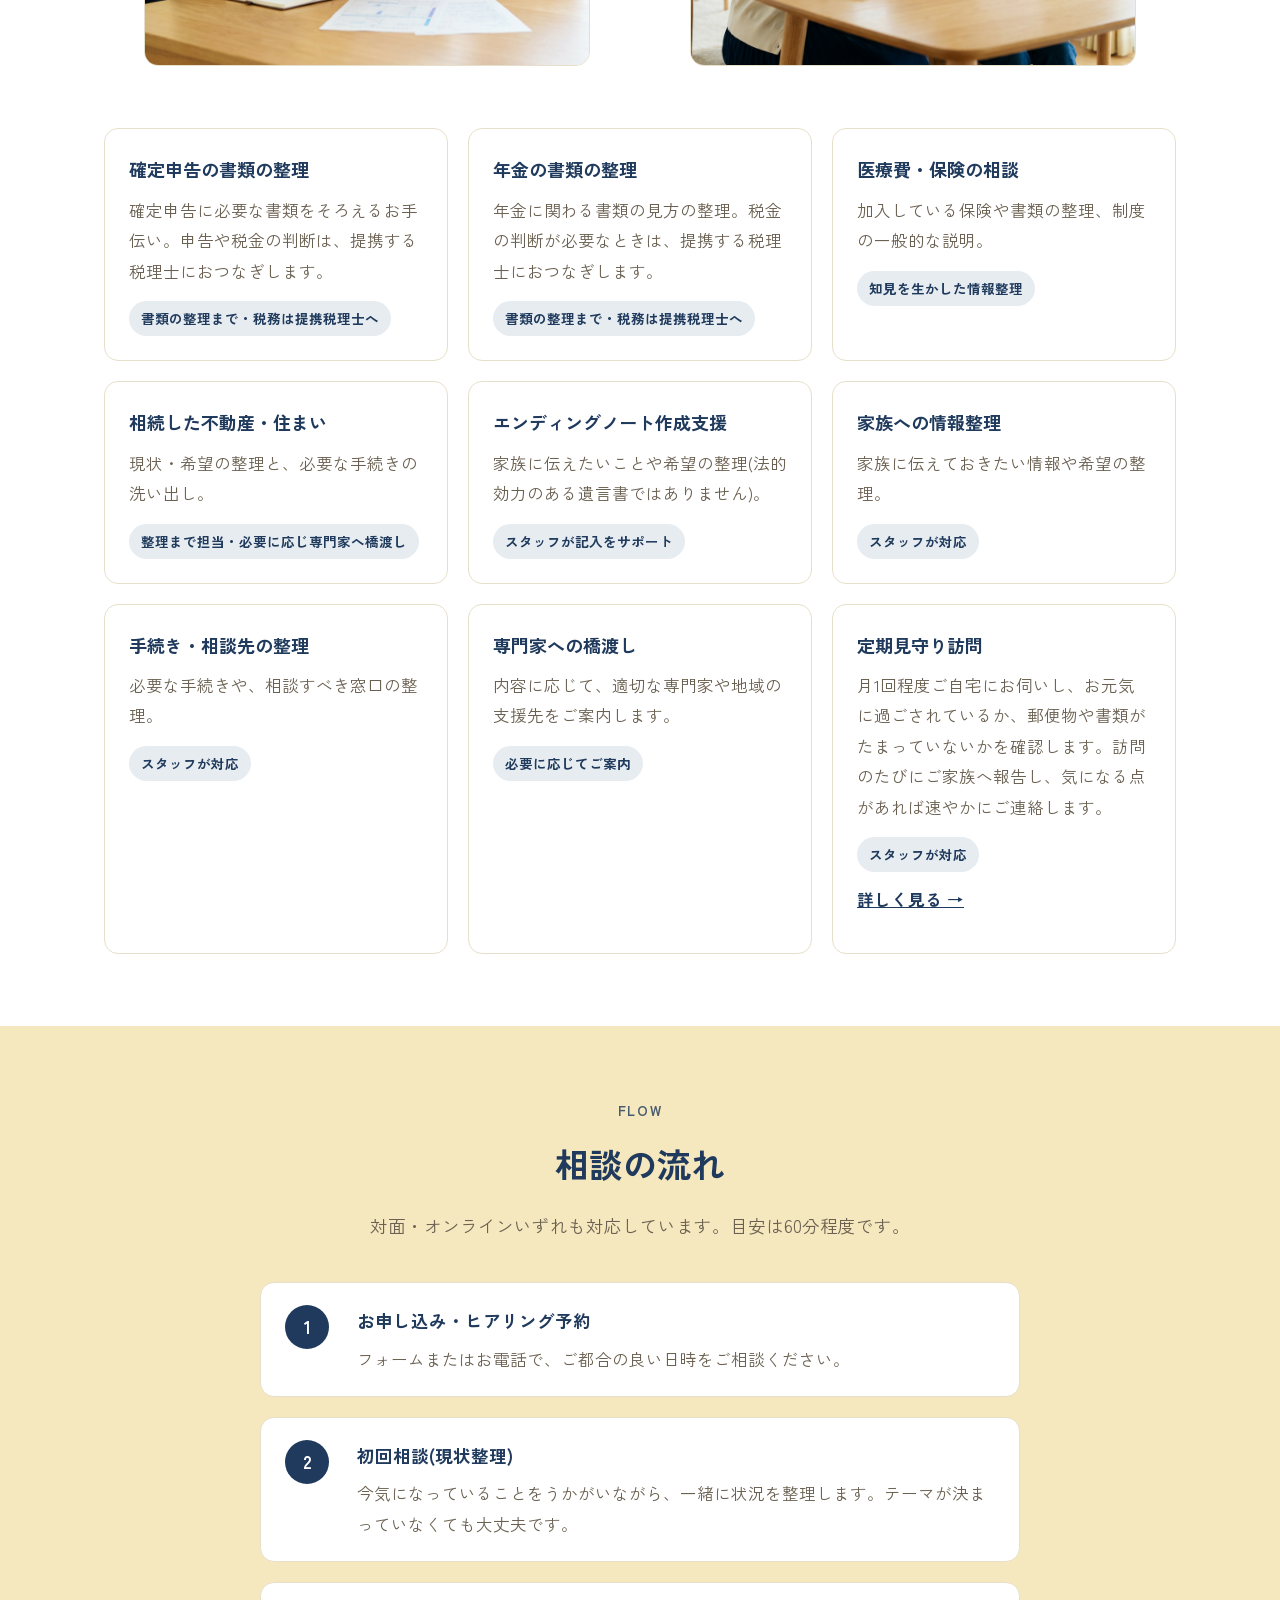
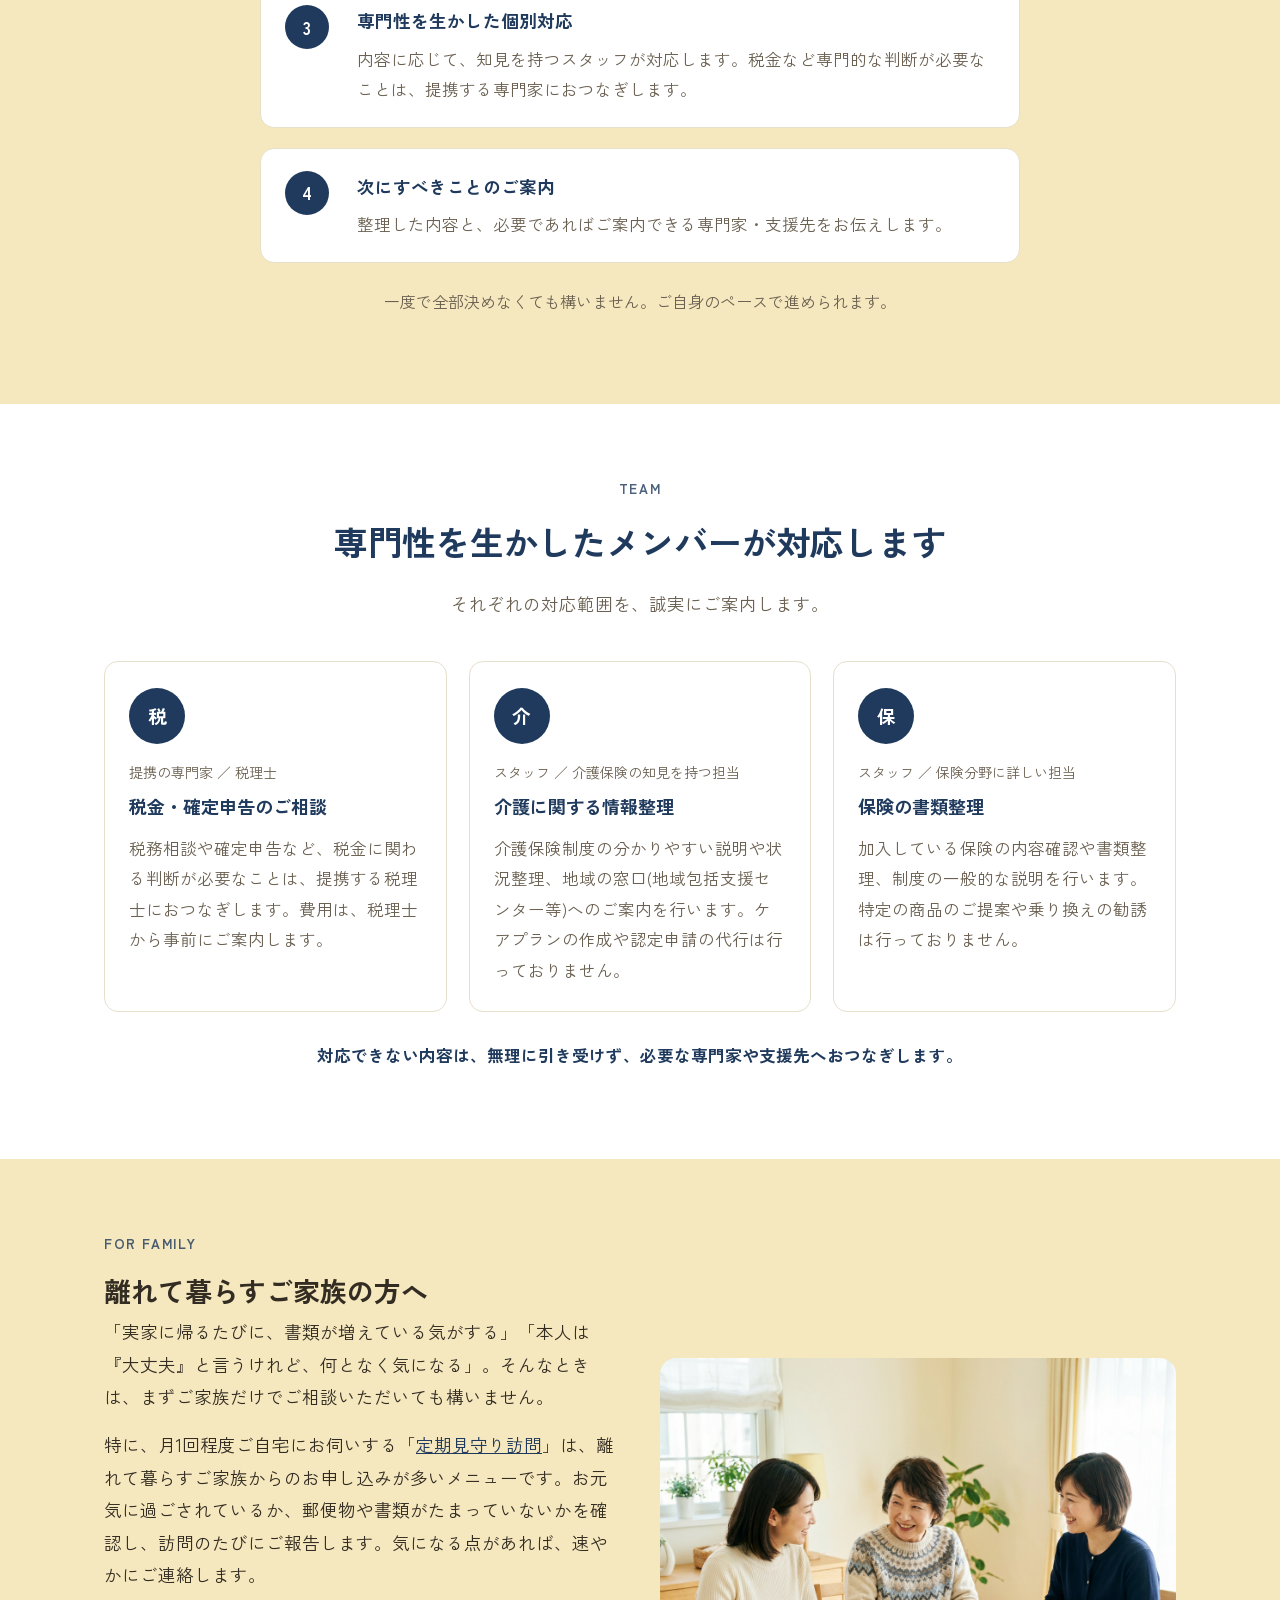
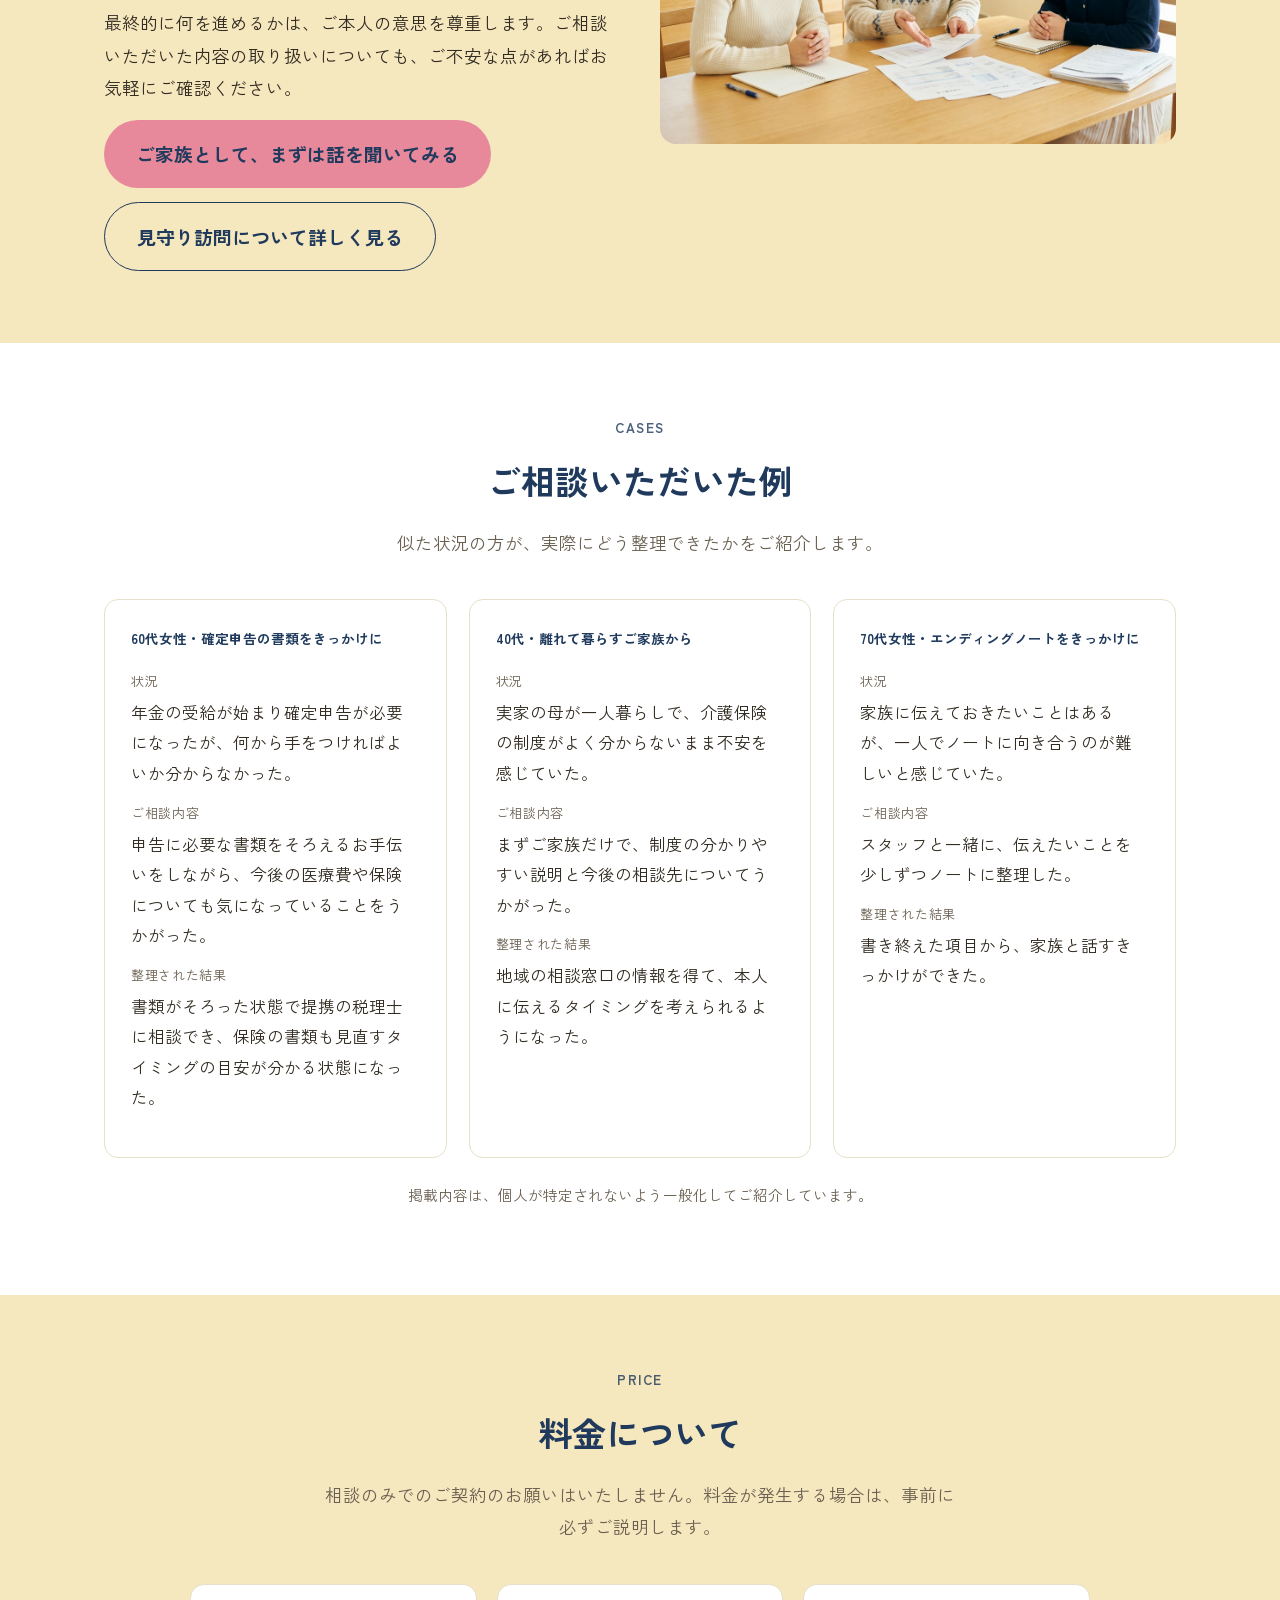
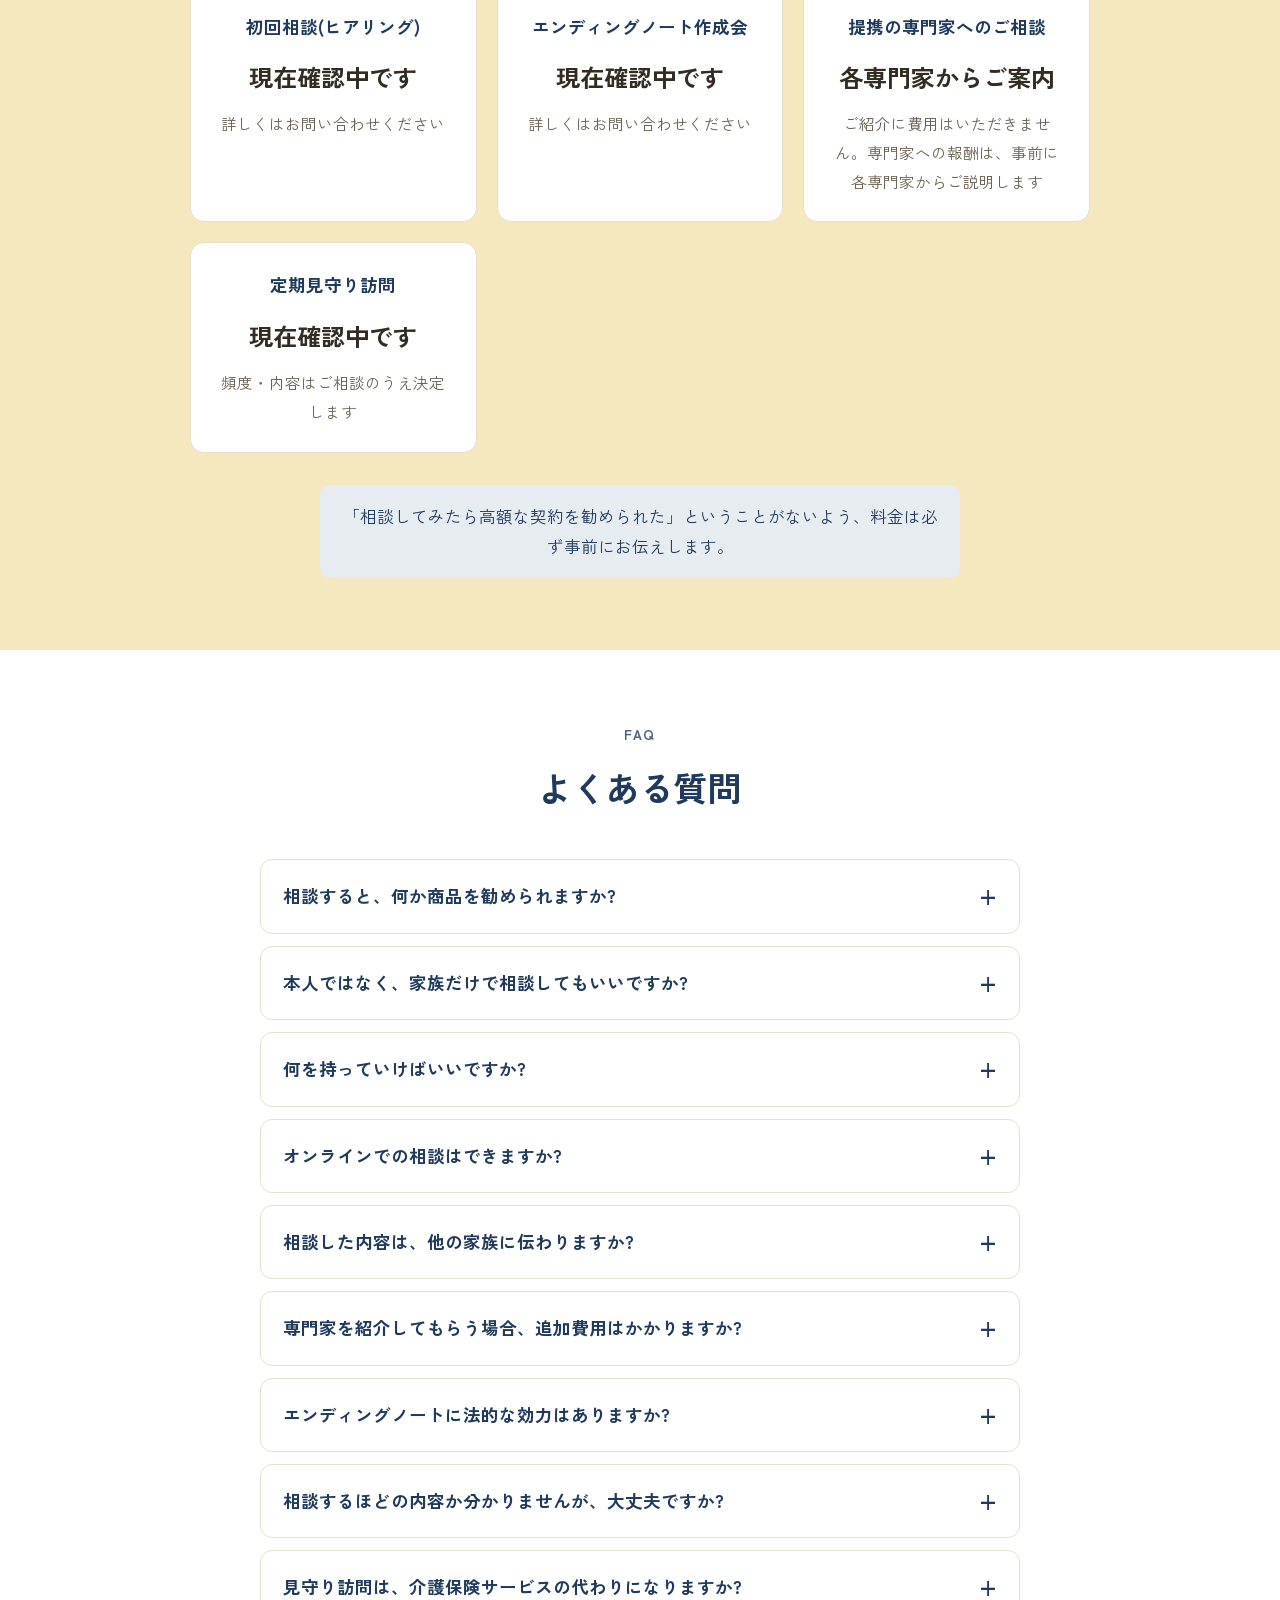
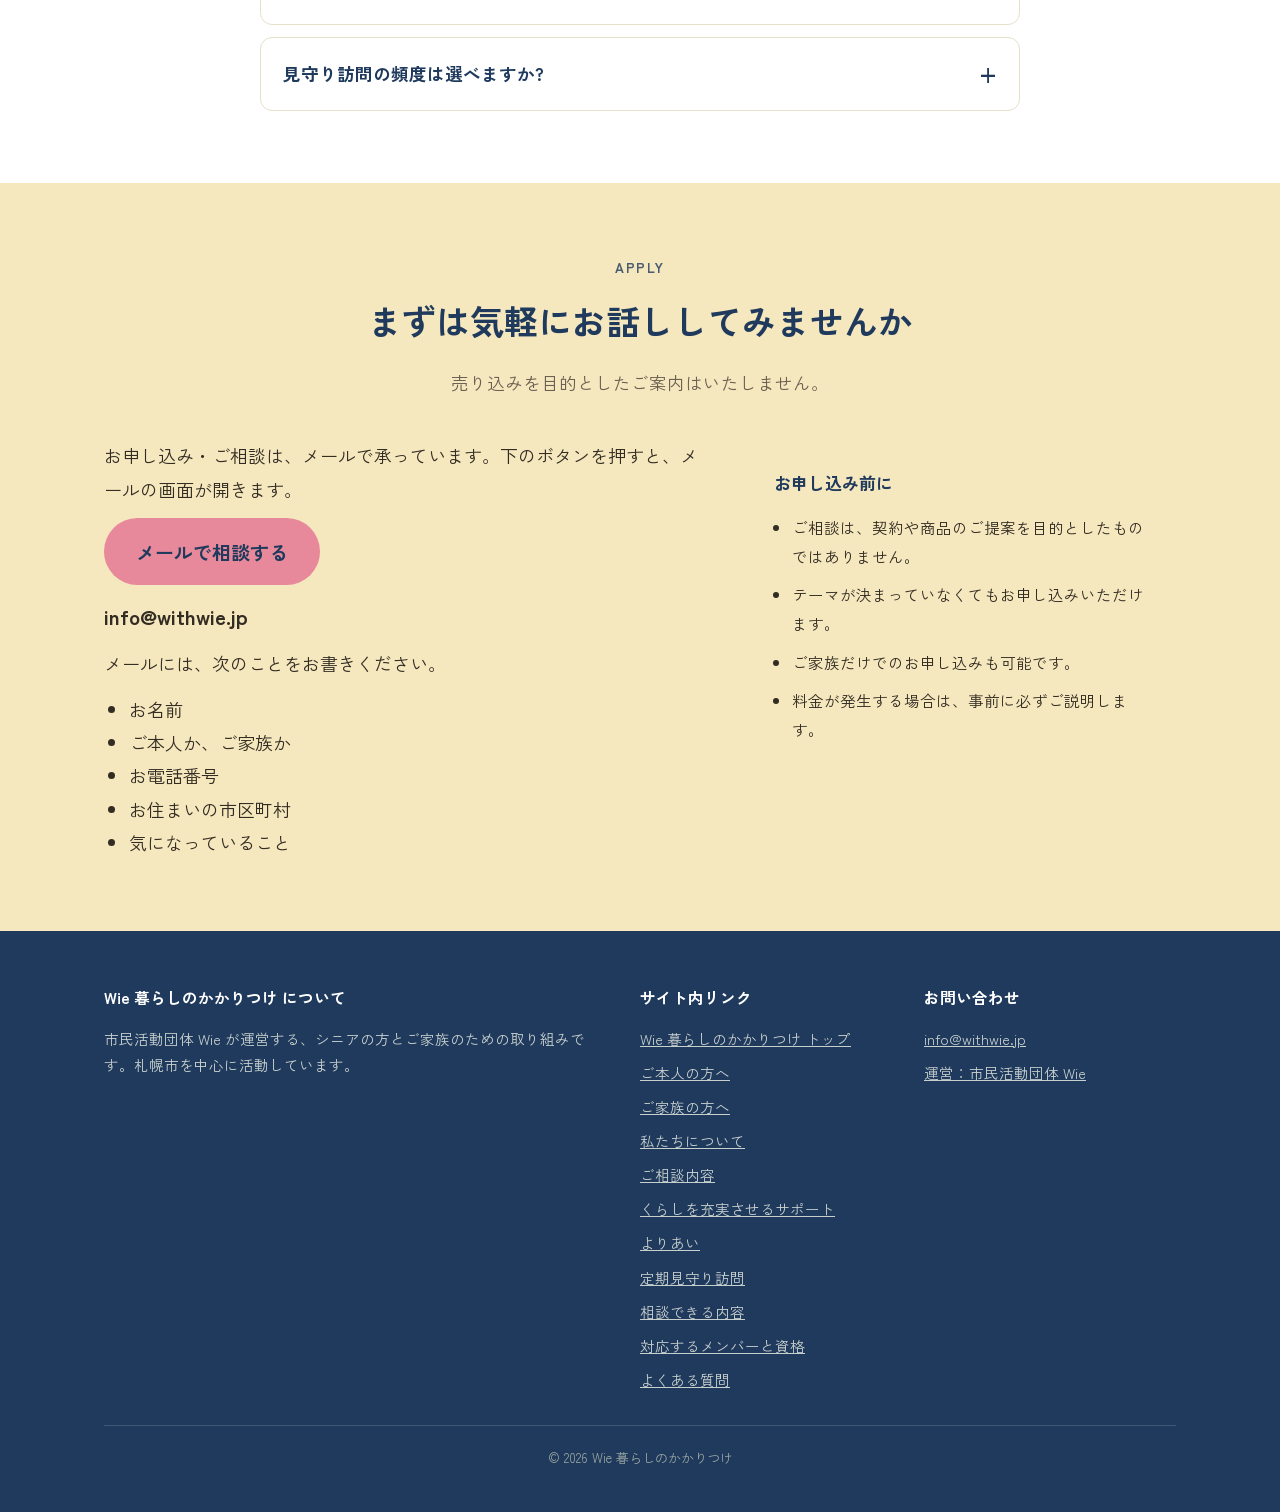
<file: money-consult.html>
<!DOCTYPE html>
<html lang="ja">
<head>
<meta charset="UTF-8">
<meta name="viewport" content="width=device-width, initial-scale=1.0">
<title>Wie 暮らしのかかりつけ｜くらしとお金の整理相談</title>
<meta name="description" content="Wie 暮らしのかかりつけは、税金・保険・年金・相続・エンディングノートなど、これからの暮らしとお金の「気になること」を一緒に整理し、必要に応じて専門家や地域の支援先へつなぐ、シニアとご家族のための相談窓口です。">
<link rel="preconnect" href="https://fonts.googleapis.com">
<link rel="preconnect" href="https://fonts.gstatic.com" crossorigin>
<link href="https://fonts.googleapis.com/css2?family=Zen+Kaku+Gothic+New:wght@400;500;700&display=swap" rel="stylesheet">
<style>
  :root{
    --bg:#FBF6EA;
    --bg-alt:#F5E7BE;
    --surface:#FFFFFF;
    --navy:#1F3A5C;
    --navy-soft:#E7ECF1;
    --ink:#322C22;
    --ink-soft:#6B6152;
    --cta:#E8899B;
    --cta-ink:#1F3A5C;
    --line:#E6DFC9;
    --error:#A14A3D;
    --error-bg:#F5E9E6;
    --font:"Zen Kaku Gothic New","Hiragino Kaku Gothic ProN","Noto Sans JP",sans-serif;
    --container:1120px;
  }
  *{box-sizing:border-box;}
  html{scroll-behavior:smooth;}
  body{margin:0;font-family:var(--font);color:var(--ink);background:var(--bg);line-height:1.85;font-size:18px;-webkit-font-smoothing:antialiased;}
  img{max-width:100%;display:block;}
  a{color:var(--navy);}
  h1,h2,h3{font-family:var(--font);font-weight:700;margin:0;}
  p{margin:0 0 1em;}
  ul{margin:0;}
  .container{max-width:var(--container);margin:0 auto;padding:0 24px;}

  .skip-link{position:absolute;left:-999px;top:0;background:var(--navy);color:#fff;padding:12px 20px;z-index:300;border-radius:0 0 8px 0;text-decoration:none;font-size:14px;}
  .skip-link:focus{left:0;}

  :focus-visible{outline:3px solid var(--navy);outline-offset:2px;}

  /* fade-in */
  .fade-in{opacity:0;transform:translateY(16px);transition:opacity .6s ease,transform .6s ease;}
  .fade-in.is-visible{opacity:1;transform:none;}
  @media (prefers-reduced-motion: reduce){
    html{scroll-behavior:auto;}
    .fade-in{opacity:1;transform:none;transition:none;}
  }

  /* header */
  header.site-header{position:sticky;top:0;z-index:100;background:rgba(251,246,234,0.94);backdrop-filter:blur(6px);border-bottom:1px solid var(--line);}
  .header-inner{display:flex;align-items:center;justify-content:space-between;gap:16px;padding:14px 24px;max-width:var(--container);margin:0 auto;}
  .logo-group{display:flex;flex-direction:column;line-height:1.3;text-decoration:none;}
  .logo{font-weight:700;font-size:19px;color:var(--navy);text-decoration:none;letter-spacing:0.02em;white-space:nowrap;}
  .logo-sub{font-size:12.5px;color:var(--ink-soft);}
  .header-right{display:flex;align-items:center;gap:16px;}
  nav.main-nav ul{list-style:none;display:flex;flex-wrap:wrap;gap:20px;margin:0;padding:0;}
  nav.main-nav a{text-decoration:none;color:var(--ink);font-size:15.5px;font-weight:500;}
  nav.main-nav a:hover{color:var(--navy);}
  .header-cta{background:var(--cta);color:var(--cta-ink);padding:12px 26px;border-radius:100px;text-decoration:none;font-weight:600;font-size:15.5px;white-space:nowrap;min-height:48px;display:inline-flex;align-items:center;transition:background .15s ease,color .15s ease;}
  .header-cta:hover{background:var(--navy);color:#fff;}
  .nav-toggle{display:none;background:none;border:none;cursor:pointer;padding:10px;}
  .nav-toggle span{display:block;width:24px;height:2px;background:var(--navy);margin:5px 0;}

  @media (max-width:860px){
    nav.main-nav{position:fixed;top:64px;left:0;right:0;height:calc(100vh - 64px);background:var(--bg);padding:24px;transform:translateY(-110%);transition:transform .25s ease;overflow-y:auto;pointer-events:none;}
    nav.main-nav.open{transform:translateY(0);pointer-events:auto;}
    nav.main-nav ul{flex-direction:column;gap:2px;}
    nav.main-nav a{display:block;padding:16px 6px;font-size:18px;border-bottom:1px solid var(--line);}
    .nav-toggle{display:block;}
    .logo{font-size:16px;}
    .header-cta{padding:9px 14px;font-size:13px;}
    .header-right{gap:10px;}
  }

  main section{padding:72px 0;}
  .sec-alt{background:var(--bg-alt);}
  .sec-base{background:var(--surface);}

  .section-head{max-width:640px;margin:0 auto 40px;text-align:center;}
  .eyebrow{font-size:13.5px;letter-spacing:0.12em;text-transform:uppercase;color:var(--navy);font-weight:600;margin-bottom:10px;display:block;opacity:0.8;}
  .section-head h2{font-size:clamp(26px,3.4vw,34px);color:var(--navy);margin:0 0 14px;text-wrap:balance;}
  .section-head p{color:var(--ink-soft);font-size:17.5px;margin:0;}

  .btn{display:inline-flex;align-items:center;justify-content:center;padding:16px 32px;border-radius:100px;font-weight:600;font-size:19px;text-decoration:none;cursor:pointer;border:none;min-height:52px;font-family:var(--font);transition:background .15s ease,color .15s ease;}
  .btn-primary{background:var(--cta);color:var(--cta-ink);}
  .btn-primary:hover{background:var(--navy);color:#fff;}
  .btn-secondary{background:transparent;color:var(--navy);border:1.5px solid var(--navy);}
  .btn-secondary:hover{background:var(--navy-soft);}

  /* hero */
  .hero{padding:52px 0 64px;background:var(--bg);}
  .hero-inner{display:grid;grid-template-columns:1.05fr 1fr;gap:40px;align-items:center;}
  @media (max-width:900px){.hero-inner{grid-template-columns:1fr;}.hero-media{order:-1;}}
  .hero-tag{display:inline-block;background:var(--navy-soft);color:var(--navy);font-size:13.5px;font-weight:600;padding:6px 14px;border-radius:100px;margin-bottom:18px;}
  .service-name{font-size:clamp(34px,5vw,50px);font-weight:800;color:var(--navy);line-height:1.3;margin:0 0 14px;text-wrap:balance;}
  .hero-copy h1{font-size:clamp(20px,2.6vw,25px);font-weight:600;color:var(--ink-soft);line-height:1.6;margin:0 0 18px;text-wrap:balance;}
  .hero-copy .lede{font-size:19.5px;color:var(--ink);margin-bottom:14px;}
  .hero-copy .sub{font-size:17px;color:var(--ink-soft);margin-bottom:30px;}
  .hero-actions{display:flex;flex-wrap:wrap;gap:14px;}
  .hero-media img{border-radius:16px;width:100%;height:auto;}

  /* worries */
  .worries-grid{display:grid;grid-template-columns:1fr 1fr;gap:28px;}
  @media (max-width:760px){.worries-grid{grid-template-columns:1fr;}}
  .worry-col{background:var(--surface);border:1px solid var(--line);border-radius:14px;padding:30px 28px;}
  .worry-col h3{color:var(--navy);font-size:19px;margin:0 0 18px;}
  .worry-col ul{list-style:none;padding:0;display:grid;gap:14px;}
  .worry-col li{position:relative;padding-left:30px;font-size:17.5px;}
  .worry-col li::before{content:"✓";position:absolute;left:0;top:0;color:var(--navy);font-weight:700;}
  .worries-bridge{text-align:center;margin-top:36px;font-size:18px;color:var(--navy);font-weight:600;}

  /* concept */
  .concept-lede{max-width:720px;margin:0 auto 20px;font-size:18.5px;text-align:center;}
  .concept-story{max-width:720px;margin:0 auto 40px;background:var(--surface);border-left:4px solid var(--navy);padding:22px 26px;border-radius:6px;font-size:17px;color:var(--ink-soft);}
  .promise-grid{display:grid;grid-template-columns:repeat(auto-fit,minmax(200px,1fr));gap:18px;}
  .promise-card{background:var(--surface);border-radius:14px;padding:24px 22px;border:1px solid var(--line);}
  .promise-card .num{font-size:13px;color:var(--navy);font-weight:700;margin-bottom:10px;display:block;}
  .promise-card h3{font-size:17.5px;color:var(--navy);margin:0 0 8px;}
  .promise-card p{font-size:16.5px;color:var(--ink-soft);margin:0;}

  /* services */
  .service-photos{display:grid;grid-template-columns:1fr 1fr;gap:20px;margin-bottom:44px;}
  @media (max-width:760px){.service-photos{grid-template-columns:1fr;}}
  .service-photo{border-radius:14px;overflow:hidden;background:var(--surface);border:1px solid var(--line);}
  .service-photo img{width:100%;height:100%;object-fit:cover;aspect-ratio:4/3;}
  .service-photo figcaption{font-size:15px;color:var(--ink-soft);padding:12px 16px;margin:0;}
  .service-grid{display:grid;grid-template-columns:repeat(auto-fit,minmax(260px,1fr));gap:20px;}
  .service-card{background:var(--surface);border:1px solid var(--line);border-radius:14px;padding:24px;}
  .service-card h3{font-size:18px;color:var(--navy);margin:0 0 8px;}
  .service-card p{font-size:16.5px;color:var(--ink-soft);margin:0 0 14px;}
  .responder-tag{display:inline-block;font-size:13.5px;padding:5px 12px;border-radius:100px;background:var(--navy-soft);color:var(--navy);font-weight:600;}

  /* flow */
  .flow-list{counter-reset:step;display:grid;gap:20px;max-width:760px;margin:0 auto;list-style:none;padding:0;}
  .flow-item{counter-increment:step;display:grid;grid-template-columns:52px 1fr;gap:20px;background:var(--surface);border:1px solid var(--line);border-radius:14px;padding:22px 24px;align-items:start;}
  .flow-item .step-num{width:44px;height:44px;border-radius:50%;background:var(--navy);color:#fff;display:flex;align-items:center;justify-content:center;font-weight:700;font-size:17px;}
  .flow-item .step-num::before{content:counter(step);}
  .flow-item h3{font-size:17.5px;color:var(--navy);margin:0 0 6px;}
  .flow-item p{font-size:16.5px;color:var(--ink-soft);margin:0;}
  .flow-note{text-align:center;margin-top:24px;font-size:16px;color:var(--ink-soft);}

  /* team */
  .team-grid{display:grid;grid-template-columns:repeat(auto-fit,minmax(260px,1fr));gap:22px;}
  .team-card{background:var(--surface);border:1px solid var(--line);border-radius:14px;padding:26px 24px;}
  .avatar{width:56px;height:56px;border-radius:50%;background:var(--navy);color:#fff;display:flex;align-items:center;justify-content:center;font-size:19px;font-weight:700;margin-bottom:16px;}
  .team-card .role{font-size:14px;color:var(--ink-soft);margin-bottom:4px;}
  .team-card h3{font-size:18px;color:var(--navy);margin:0 0 10px;}
  .team-card p{font-size:16.5px;color:var(--ink-soft);margin:0;}
  .team-note{margin-top:28px;text-align:center;font-size:16.5px;color:var(--navy);font-weight:600;}

  /* family */
  .family-inner{display:grid;grid-template-columns:1fr 1fr;gap:40px;align-items:center;}
  @media (max-width:860px){.family-inner{grid-template-columns:1fr;}}
  .family-media img{border-radius:16px;}
  .family-copy p{font-size:17.5px;color:var(--ink);margin-bottom:16px;}

  /* cases */
  .case-grid{display:grid;grid-template-columns:repeat(auto-fit,minmax(280px,1fr));gap:22px;}
  .case-card{background:var(--surface);border:1px solid var(--line);border-radius:14px;padding:26px;}
  .case-tag{font-size:13.5px;color:var(--navy);font-weight:700;margin-bottom:8px;display:block;}
  .case-card dt{font-size:13px;color:var(--ink-soft);text-transform:uppercase;letter-spacing:0.05em;margin-top:12px;}
  .case-card dd{margin:4px 0 0;font-size:16.5px;color:var(--ink);}
  .case-disclaimer{text-align:center;font-size:14.5px;color:var(--ink-soft);margin-top:24px;}

  /* price */
  .price-grid{display:grid;grid-template-columns:repeat(auto-fit,minmax(240px,1fr));gap:20px;max-width:900px;margin:0 auto;}
  .price-card{background:var(--surface);border:1px solid var(--line);border-radius:14px;padding:26px;text-align:center;}
  .price-card h3{font-size:17.5px;color:var(--navy);margin:0 0 12px;}
  .price-card .amount{font-size:24px;font-weight:700;color:var(--ink);margin-bottom:10px;font-variant-numeric:tabular-nums;}
  .price-card p{font-size:15.5px;color:var(--ink-soft);margin:0;}
  .price-note{max-width:640px;margin:32px auto 0;text-align:center;background:var(--navy-soft);color:var(--navy);padding:16px 20px;border-radius:10px;font-size:16.5px;}

  /* faq */
  .faq-list{max-width:760px;margin:0 auto;display:grid;gap:12px;}
  details.faq-item{background:var(--surface);border:1px solid var(--line);border-radius:12px;padding:2px 22px;}
  details.faq-item summary{cursor:pointer;padding:18px 34px 18px 0;font-weight:600;color:var(--navy);font-size:17.5px;list-style:none;position:relative;}
  details.faq-item summary::-webkit-details-marker{display:none;}
  details.faq-item summary::after{content:"+";position:absolute;right:0;top:14px;font-size:22px;color:var(--navy);transition:transform .2s;}
  details.faq-item[open] summary::after{transform:rotate(45deg);}
  details.faq-item p{margin:0 0 18px;font-size:16.5px;color:var(--ink-soft);}

  /* apply */
  .apply-inner{display:grid;grid-template-columns:1.4fr 1fr;gap:40px;align-items:start;}
  @media (max-width:900px){.apply-inner{grid-template-columns:1fr;}}
  form.apply-form{background:var(--surface);border:1px solid var(--line);border-radius:16px;padding:32px;display:grid;gap:20px;}
  .form-group{display:grid;gap:8px;}
  .form-group label{font-size:16px;font-weight:600;color:var(--navy);}
  .form-group input,.form-group select,.form-group textarea{font-family:var(--font);font-size:17px;padding:14px 16px;border:1.5px solid var(--line);border-radius:8px;background:#fff;color:var(--ink);width:100%;}
  .form-group input:focus,.form-group select:focus,.form-group textarea:focus{border-color:var(--navy);}
  .radio-group{display:flex;flex-wrap:wrap;gap:12px;}
  .radio-option{display:flex;align-items:center;gap:8px;background:var(--bg);border:1.5px solid var(--line);border-radius:100px;padding:12px 18px;font-size:16px;cursor:pointer;}
  .radio-option input{accent-color:var(--navy);width:18px;height:18px;}
  .checkbox-row{display:flex;align-items:flex-start;gap:10px;font-size:15px;color:var(--ink-soft);}
  .checkbox-row input{margin-top:3px;accent-color:var(--navy);width:18px;height:18px;flex-shrink:0;}
  .form-status{font-size:16px;padding:14px 16px;border-radius:8px;display:none;}
  .form-status.show{display:block;}
  .form-status.success{background:var(--navy-soft);color:var(--navy);}
  .form-status.error{background:var(--error-bg);color:var(--error);}
  .apply-note{background:var(--bg-alt);border-radius:16px;padding:28px;font-size:15.5px;color:var(--ink);}
  .apply-note h3{color:var(--navy);font-size:17px;margin:0 0 14px;}
  .apply-note ul{padding-left:18px;margin:0;display:grid;gap:10px;}

  /* footer */
  footer.site-footer{background:var(--navy);color:#EDEFEA;padding:52px 0 30px;}
  footer .footer-grid{display:grid;grid-template-columns:2fr 1fr 1fr;gap:32px;margin-bottom:32px;}
  @media (max-width:700px){footer .footer-grid{grid-template-columns:1fr;gap:24px;}}
  footer h3{font-size:15.5px;margin:0 0 14px;color:#fff;}
  footer p,footer li{font-size:14.5px;color:#C8D0CE;line-height:1.8;}
  footer ul{list-style:none;padding:0;margin:0;display:grid;gap:8px;}
  footer a{color:#C8D0CE;}
  footer .copyright{border-top:1px solid rgba(255,255,255,0.15);padding-top:20px;font-size:13px;color:#9AA6A2;text-align:center;}

/* メールでのお申し込み */
.mail-box { display: flex; flex-direction: column; gap: 12px; }
.mail-box .btn { align-self: flex-start; }
.mail-box__address { font-weight: 700; font-size: 1.15em; margin: 0; overflow-wrap: anywhere; }
.mail-box__lead, .mail-box__sub { margin: 0; }
.mail-box__list { margin: 0; padding-left: 1.4em; }
</style>
</head>
<body>
<a class="skip-link" href="#main">本文へスキップ</a>

<header class="site-header">
  <div class="header-inner">
    <a class="logo-group" href="index.html">
      <span class="logo">Wie 暮らしのかかりつけ</span>
      <span class="logo-sub">くらしとお金の整理相談</span>
    </a>
    <div class="header-right">
      <nav class="main-nav" id="main-nav">
        <ul>
          <li><a href="about.html">私たちについて</a></li>
          <li><a href="consult.html">ご相談内容</a></li>
          <li><a href="mimamori.html">見守り</a></li>
          <li><a href="events.html">よりあい</a></li>
        </ul>
      </nav>
      <a class="header-cta" href="#apply">相談する</a>
      <button class="nav-toggle" id="nav-toggle" aria-controls="main-nav" aria-expanded="false" aria-label="メニューを開く">
        <span></span><span></span><span></span>
      </button>
    </div>
  </div>
</header>

<main id="main">

  <!-- hero -->
  <section class="hero" id="hero">
    <div class="container hero-inner">
      <div class="hero-copy">
        <span class="hero-tag">ご本人も、ご家族も。</span>
        <p class="service-name">くらしとお金の整理相談</p>
        <h1>答えを急がず、<br>まず一緒に整理する。</h1>
        <p class="lede">暮らし・お金・将来の「気になること」を、一緒に整理しませんか。</p>
        <p class="sub">税金、保険、年金、相続した不動産、エンディングノート。一つずつでも、まとめてでも。テーマが決まっていなくてもご相談いただけます。</p>
        <div class="hero-actions">
          <a class="btn btn-primary" href="#apply">初回相談を申し込む</a>
          <a class="btn btn-secondary" href="#services">相談できる内容を見る</a>
        </div>
      </div>
      <div class="hero-media">
        <img src="assets/images/hero-bg.png" alt="明るいリビングで、書類を見ながら穏やかに話す60代女性と女性相談員">
      </div>
    </div>
  </section>

  <!-- worries -->
  <section class="sec-base" id="worries">
    <div class="container">
      <div class="section-head fade-in">
        <span class="eyebrow">Worries</span>
        <h2>こんなことで悩んでいませんか?</h2>
        <p>一つでも当てはまれば、まずお話をうかがうところから始められます。</p>
      </div>
      <div class="worries-grid fade-in">
        <div class="worry-col">
          <h3>ご本人</h3>
          <ul>
            <li>何から準備すればよいのか分からない</li>
            <li>相談したいことが税金なのか、保険なのか、介護なのか分からない</li>
            <li>役所や保険会社から届いた書類が分かりにくい</li>
            <li>子どもに迷惑をかけたくないが、何を伝えればよいか分からない</li>
            <li>専門家に相談するほどの内容なのか、自分では判断できない</li>
          </ul>
        </div>
        <div class="worry-col">
          <h3>ご家族</h3>
          <ul>
            <li>離れて暮らす親の生活や手続きが心配</li>
            <li>本人に何をどう聞けばいいのか分からない</li>
            <li>家族だけでは話しにくいことがある</li>
            <li>商品や高額な契約を勧められないか心配</li>
          </ul>
        </div>
      </div>
      <p class="worries-bridge fade-in">その「気になること」、まとめてご相談いただけます。</p>
    </div>
  </section>

  <!-- concept -->
  <section class="sec-alt" id="concept">
    <div class="container">
      <div class="section-head fade-in">
        <span class="eyebrow">Concept</span>
        <h2>答えを急がず、まず一緒に整理することから。</h2>
      </div>
      <p class="concept-lede fade-in">Wie 暮らしのかかりつけは、一つの分野だけを見るのではなく、まずお話をうかがい、今の状況や困りごとを一緒に整理することを大切にしています。</p>
      <div class="concept-story fade-in">
        Wie 暮らしのかかりつけは、税金の相談の場で聞いてきた声から生まれました。確定申告のことで相談にいらした方から、実は年金のことも、実家のことも、これからの暮らしのことも気になっている、というお話をよく伺ってきました。だからこそ、暮らし全体の「気になること」を最初に話せる場所をつくり、専門的な判断が必要なことは提携する専門家につなぐことにしました。
      </div>
      <div class="promise-grid fade-in">
        <div class="promise-card">
          <span class="num">01</span>
          <h3>商品や契約を目的にしません</h3>
          <p>大切にしているのはご相談そのもの。特定の保険や商品を売ることは目的にしていません。</p>
        </div>
        <div class="promise-card">
          <span class="num">02</span>
          <h3>決めるのは、いつも本人</h3>
          <p>ご本人の希望をうかがいながら、一緒に考えます。</p>
        </div>
        <div class="promise-card">
          <span class="num">03</span>
          <h3>困りごとが明確でなくても大丈夫</h3>
          <p>まだ何が気になるのかはっきりしない段階でもご相談いただけます。</p>
        </div>
        <div class="promise-card">
          <span class="num">04</span>
          <h3>元気なうちから、少しずつ</h3>
          <p>焦らず、ご自身のペースで準備を進められます。</p>
        </div>
        <div class="promise-card">
          <span class="num">05</span>
          <h3>相談後は「次にすべきこと」が分かる状態に</h3>
          <p>話して終わりではなく、整理された状態でお持ち帰りいただきます。</p>
        </div>
      </div>
    </div>
  </section>

  <!-- services -->
  <section class="sec-base" id="services">
    <div class="container">
      <div class="section-head fade-in">
        <span class="eyebrow">Services</span>
        <h2>こんなことをまとめて相談できます</h2>
        <p>以下は相談の入口の例です。気になることが一つでも、複数でも構いません。</p>
      </div>

      <div class="service-photos fade-in">
        <figure class="service-photo">
          <img src="assets/images/tax-consultation.png" alt="年金や税金の書類を一緒に確認しながら話す60代女性と女性相談員">
          <figcaption>届いた書類を、一緒に整理します</figcaption>
        </figure>
        <figure class="service-photo">
          <img src="assets/images/insurance-organizing.png" alt="自宅のテーブルで保険の書類を整理する女性と相談員">
          <figcaption>加入している保険の内容も、一緒に整理します</figcaption>
        </figure>
      </div>

      <div class="service-grid fade-in">
        <div class="service-card">
          <h3>確定申告の書類の整理</h3>
          <p>確定申告に必要な書類をそろえるお手伝い。申告や税金の判断は、提携する税理士におつなぎします。</p>
          <span class="responder-tag">書類の整理まで・税務は提携税理士へ</span>
        </div>
        <div class="service-card">
          <h3>年金の書類の整理</h3>
          <p>年金に関わる書類の見方の整理。税金の判断が必要なときは、提携する税理士におつなぎします。</p>
          <span class="responder-tag">書類の整理まで・税務は提携税理士へ</span>
        </div>
        <div class="service-card">
          <h3>医療費・保険の相談</h3>
          <p>加入している保険や書類の整理、制度の一般的な説明。</p>
          <span class="responder-tag">知見を生かした情報整理</span>
        </div>
        <div class="service-card">
          <h3>相続した不動産・住まい</h3>
          <p>現状・希望の整理と、必要な手続きの洗い出し。</p>
          <span class="responder-tag">整理まで担当・必要に応じ専門家へ橋渡し</span>
        </div>
        <div class="service-card">
          <h3>エンディングノート作成支援</h3>
          <p>家族に伝えたいことや希望の整理(法的効力のある遺言書ではありません)。</p>
          <span class="responder-tag">スタッフが記入をサポート</span>
        </div>
        <div class="service-card">
          <h3>家族への情報整理</h3>
          <p>家族に伝えておきたい情報や希望の整理。</p>
          <span class="responder-tag">スタッフが対応</span>
        </div>
        <div class="service-card">
          <h3>手続き・相談先の整理</h3>
          <p>必要な手続きや、相談すべき窓口の整理。</p>
          <span class="responder-tag">スタッフが対応</span>
        </div>
        <div class="service-card">
          <h3>専門家への橋渡し</h3>
          <p>内容に応じて、適切な専門家や地域の支援先をご案内します。</p>
          <span class="responder-tag">必要に応じてご案内</span>
        </div>
        <div class="service-card">
          <h3>定期見守り訪問</h3>
          <p>月1回程度ご自宅にお伺いし、お元気に過ごされているか、郵便物や書類がたまっていないかを確認します。訪問のたびにご家族へ報告し、気になる点があれば速やかにご連絡します。</p>
          <span class="responder-tag">スタッフが対応</span>
          <p style="margin-top:12px;"><a href="mimamori.html" style="font-weight:600;">詳しく見る →</a></p>
        </div>
      </div>
    </div>
  </section>

  <!-- flow -->
  <section class="sec-alt" id="flow">
    <div class="container">
      <div class="section-head fade-in">
        <span class="eyebrow">Flow</span>
        <h2>相談の流れ</h2>
        <p>対面・オンラインいずれも対応しています。目安は60分程度です。</p>
      </div>
      <ol class="flow-list fade-in">
        <li class="flow-item">
          <span class="step-num" aria-hidden="true"></span>
          <div>
            <h3>お申し込み・ヒアリング予約</h3>
            <p>フォームまたはお電話で、ご都合の良い日時をご相談ください。</p>
          </div>
        </li>
        <li class="flow-item">
          <span class="step-num" aria-hidden="true"></span>
          <div>
            <h3>初回相談(現状整理)</h3>
            <p>今気になっていることをうかがいながら、一緒に状況を整理します。テーマが決まっていなくても大丈夫です。</p>
          </div>
        </li>
        <li class="flow-item">
          <span class="step-num" aria-hidden="true"></span>
          <div>
            <h3>専門性を生かした個別対応</h3>
            <p>内容に応じて、知見を持つスタッフが対応します。税金など専門的な判断が必要なことは、提携する専門家におつなぎします。</p>
          </div>
        </li>
        <li class="flow-item">
          <span class="step-num" aria-hidden="true"></span>
          <div>
            <h3>次にすべきことのご案内</h3>
            <p>整理した内容と、必要であればご案内できる専門家・支援先をお伝えします。</p>
          </div>
        </li>
      </ol>
      <p class="flow-note">一度で全部決めなくても構いません。ご自身のペースで進められます。</p>
    </div>
  </section>

  <!-- team -->
  <section class="sec-base" id="team">
    <div class="container">
      <div class="section-head fade-in">
        <span class="eyebrow">Team</span>
        <h2>専門性を生かしたメンバーが対応します</h2>
        <p>それぞれの対応範囲を、誠実にご案内します。</p>
      </div>
      <div class="team-grid fade-in">
        <div class="team-card">
          <div class="avatar" aria-hidden="true">税</div>
          <p class="role">提携の専門家 ／ 税理士</p>
          <h3>税金・確定申告のご相談</h3>
          <p>税務相談や確定申告など、税金に関わる判断が必要なことは、提携する税理士におつなぎします。費用は、税理士から事前にご案内します。</p>
        </div>
        <div class="team-card">
          <div class="avatar" aria-hidden="true">介</div>
          <p class="role">スタッフ ／ 介護保険の知見を持つ担当</p>
          <h3>介護に関する情報整理</h3>
          <p>介護保険制度の分かりやすい説明や状況整理、地域の窓口(地域包括支援センター等)へのご案内を行います。ケアプランの作成や認定申請の代行は行っておりません。</p>
        </div>
        <div class="team-card">
          <div class="avatar" aria-hidden="true">保</div>
          <p class="role">スタッフ ／ 保険分野に詳しい担当</p>
          <h3>保険の書類整理</h3>
          <p>加入している保険の内容確認や書類整理、制度の一般的な説明を行います。特定の商品のご提案や乗り換えの勧誘は行っておりません。</p>
        </div>
      </div>
      <p class="team-note">対応できない内容は、無理に引き受けず、必要な専門家や支援先へおつなぎします。</p>
    </div>
  </section>

  <!-- family -->
  <section class="sec-alt" id="family">
    <div class="container family-inner">
      <div class="family-copy fade-in">
        <span class="eyebrow">For Family</span>
        <h2>離れて暮らすご家族の方へ</h2>
        <p>「実家に帰るたびに、書類が増えている気がする」「本人は『大丈夫』と言うけれど、何となく気になる」。そんなときは、まずご家族だけでご相談いただいても構いません。</p>
        <p>特に、月1回程度ご自宅にお伺いする「<a href="mimamori.html">定期見守り訪問</a>」は、離れて暮らすご家族からのお申し込みが多いメニューです。お元気に過ごされているか、郵便物や書類がたまっていないかを確認し、訪問のたびにご報告します。気になる点があれば、速やかにご連絡します。</p>
        <p>最終的に何を進めるかは、ご本人の意思を尊重します。ご相談いただいた内容の取り扱いについても、ご不安な点があればお気軽にご確認ください。</p>
        <div class="hero-actions">
          <a class="btn btn-primary" href="#apply">ご家族として、まずは話を聞いてみる</a>
          <a class="btn btn-secondary" href="mimamori.html">見守り訪問について詳しく見る</a>
        </div>
      </div>
      <div class="family-media fade-in">
        <img src="assets/images/family-conversation.png" alt="母親と娘、女性相談員の三人が書類を前に穏やかに話している様子">
      </div>
    </div>
  </section>

  <!-- cases -->
  <section class="sec-base" id="cases">
    <div class="container">
      <div class="section-head fade-in">
        <span class="eyebrow">Cases</span>
        <h2>ご相談いただいた例</h2>
        <p>似た状況の方が、実際にどう整理できたかをご紹介します。</p>
      </div>
      <div class="case-grid fade-in">
        <div class="case-card">
          <span class="case-tag">60代女性・確定申告の書類をきっかけに</span>
          <dl>
            <dt>状況</dt>
            <dd>年金の受給が始まり確定申告が必要になったが、何から手をつければよいか分からなかった。</dd>
            <dt>ご相談内容</dt>
            <dd>申告に必要な書類をそろえるお手伝いをしながら、今後の医療費や保険についても気になっていることをうかがった。</dd>
            <dt>整理された結果</dt>
            <dd>書類がそろった状態で提携の税理士に相談でき、保険の書類も見直すタイミングの目安が分かる状態になった。</dd>
          </dl>
        </div>
        <div class="case-card">
          <span class="case-tag">40代・離れて暮らすご家族から</span>
          <dl>
            <dt>状況</dt>
            <dd>実家の母が一人暮らしで、介護保険の制度がよく分からないまま不安を感じていた。</dd>
            <dt>ご相談内容</dt>
            <dd>まずご家族だけで、制度の分かりやすい説明と今後の相談先についてうかがった。</dd>
            <dt>整理された結果</dt>
            <dd>地域の相談窓口の情報を得て、本人に伝えるタイミングを考えられるようになった。</dd>
          </dl>
        </div>
        <div class="case-card">
          <span class="case-tag">70代女性・エンディングノートをきっかけに</span>
          <dl>
            <dt>状況</dt>
            <dd>家族に伝えておきたいことはあるが、一人でノートに向き合うのが難しいと感じていた。</dd>
            <dt>ご相談内容</dt>
            <dd>スタッフと一緒に、伝えたいことを少しずつノートに整理した。</dd>
            <dt>整理された結果</dt>
            <dd>書き終えた項目から、家族と話すきっかけができた。</dd>
          </dl>
        </div>
      </div>
      <p class="case-disclaimer">掲載内容は、個人が特定されないよう一般化してご紹介しています。</p>
    </div>
  </section>

  <!-- price -->
  <section class="sec-alt" id="price">
    <div class="container">
      <div class="section-head fade-in">
        <span class="eyebrow">Price</span>
        <h2>料金について</h2>
        <p>相談のみでのご契約のお願いはいたしません。料金が発生する場合は、事前に必ずご説明します。</p>
      </div>
      <div class="price-grid fade-in">
        <div class="price-card">
          <h3>初回相談(ヒアリング)</h3>
          <div class="amount">現在確認中です</div>
          <p>詳しくはお問い合わせください</p>
        </div>
        <div class="price-card">
          <h3>エンディングノート作成会</h3>
          <div class="amount">現在確認中です</div>
          <p>詳しくはお問い合わせください</p>
        </div>
        <div class="price-card">
          <h3>提携の専門家へのご相談</h3>
          <div class="amount">各専門家からご案内</div>
          <p>ご紹介に費用はいただきません。専門家への報酬は、事前に各専門家からご説明します</p>
        </div>
        <div class="price-card">
          <h3>定期見守り訪問</h3>
          <div class="amount">現在確認中です</div>
          <p>頻度・内容はご相談のうえ決定します</p>
        </div>
      </div>
      <p class="price-note">「相談してみたら高額な契約を勧められた」ということがないよう、料金は必ず事前にお伝えします。</p>
    </div>
  </section>

  <!-- faq -->
  <section class="sec-base" id="faq">
    <div class="container">
      <div class="section-head fade-in">
        <span class="eyebrow">FAQ</span>
        <h2>よくある質問</h2>
      </div>
      <div class="faq-list fade-in">
        <details class="faq-item">
          <summary>相談すると、何か商品を勧められますか?</summary>
          <p>いいえ。Wie 暮らしのかかりつけは商品の販売や契約を目的にしていません。まずは状況を整理することを大切にしています。</p>
        </details>
        <details class="faq-item">
          <summary>本人ではなく、家族だけで相談してもいいですか?</summary>
          <p>はい、ご家族だけでのご相談も可能です。最終的に何を進めるかは、ご本人の意思を尊重します。</p>
        </details>
        <details class="faq-item">
          <summary>何を持っていけばいいですか?</summary>
          <p>特別な準備は必要ありません。気になっている書類などがあればお持ちください。何もなくてもご相談いただけます。</p>
        </details>
        <details class="faq-item">
          <summary>オンラインでの相談はできますか?</summary>
          <p>対応可能です。お申し込みの際にご希望の方法をお知らせください。</p>
        </details>
        <details class="faq-item">
          <summary>相談した内容は、他の家族に伝わりますか?</summary>
          <p>ご本人の同意なく、内容を第三者にお伝えすることはありません。</p>
        </details>
        <details class="faq-item">
          <summary>専門家を紹介してもらう場合、追加費用はかかりますか?</summary>
          <p>ご紹介自体に費用はいただきません。専門家に依頼される場合の費用は、各専門家からのご案内によります。</p>
        </details>
        <details class="faq-item">
          <summary>エンディングノートに法的な効力はありますか?</summary>
          <p>ありません。エンディングノートは、ご自身の希望やお考えを整理し、家族に伝えるためのものです。法的な効力のある書類(遺言書など)が必要な場合は、専門家をご案内します。</p>
        </details>
        <details class="faq-item">
          <summary>相談するほどの内容か分かりませんが、大丈夫ですか?</summary>
          <p>大丈夫です。「相談するほどのことか分からない」という段階からのご相談を、むしろ多くいただいています。</p>
        </details>
        <details class="faq-item">
          <summary>見守り訪問は、介護保険サービスの代わりになりますか?</summary>
          <p>いいえ、介護保険サービスではありません。安否確認と、郵便物・書類の様子確認を中心とした見守りです。介護に関するご相談が必要な場合は、地域包括支援センターなど適切な窓口をご案内します。</p>
        </details>
        <details class="faq-item">
          <summary>見守り訪問の頻度は選べますか?</summary>
          <p>はい。まずは月1回程度を目安にご案内していますが、頻度はご相談のうえ決定します。</p>
        </details>
      </div>
    </div>
  </section>

  <!-- apply -->
  <section class="sec-alt" id="apply">
    <div class="container">
      <div class="section-head fade-in">
        <span class="eyebrow">Apply</span>
        <h2>まずは気軽にお話ししてみませんか</h2>
        <p>売り込みを目的としたご案内はいたしません。</p>
      </div>
      <div class="apply-inner fade-in">
        <div class="apply-form mail-box">
          <p class="mail-box__lead">お申し込み・ご相談は、メールで承っています。下のボタンを押すと、メールの画面が開きます。</p>
          <a class="btn btn-primary" href="mailto:info@withwie.jp?subject=%E3%80%90Wie%20%E6%9A%AE%E3%82%89%E3%81%97%E3%81%AE%E3%81%8B%E3%81%8B%E3%82%8A%E3%81%A4%E3%81%91%E3%80%91%E3%81%8F%E3%82%89%E3%81%97%E3%81%A8%E3%81%8A%E9%87%91%E3%81%AE%E6%95%B4%E7%90%86%E7%9B%B8%E8%AB%87%E3%81%AB%E3%81%A4%E3%81%84%E3%81%A6&body=%E3%81%8A%E5%90%8D%E5%89%8D%EF%BC%9A%0A%E3%81%94%E6%9C%AC%E4%BA%BA%EF%BC%8F%E3%81%94%E5%AE%B6%E6%97%8F%EF%BC%88%E3%81%A9%E3%81%A1%E3%82%89%E3%81%8B%EF%BC%89%EF%BC%9A%0A%E3%81%8A%E9%9B%BB%E8%A9%B1%E7%95%AA%E5%8F%B7%EF%BC%9A%0A%E3%81%8A%E4%BD%8F%E3%81%BE%E3%81%84%E3%81%AE%E5%B8%82%E5%8C%BA%E7%94%BA%E6%9D%91%EF%BC%9A%0A%E6%B0%97%E3%81%AB%E3%81%AA%E3%81%A3%E3%81%A6%E3%81%84%E3%82%8B%E3%81%93%E3%81%A8%EF%BC%9A%0A">メールで相談する</a>
          <p class="mail-box__address">info@withwie.jp</p>
          <p class="mail-box__sub">メールには、次のことをお書きください。</p>
          <ul class="mail-box__list">
            <li>お名前</li>
            <li>ご本人か、ご家族か</li>
            <li>お電話番号</li>
            <li>お住まいの市区町村</li>
            <li>気になっていること</li>
          </ul>
        </div>

        <div class="apply-note">
          <h3>お申し込み前に</h3>
          <ul>
            <li>ご相談は、契約や商品のご提案を目的としたものではありません。</li>
            <li>テーマが決まっていなくてもお申し込みいただけます。</li>
            <li>ご家族だけでのお申し込みも可能です。</li>
            <li>料金が発生する場合は、事前に必ずご説明します。</li>
          </ul>
        </div>
      </div>
    </div>
  </section>

</main>

<footer class="site-footer">
  <div class="container">
    <div class="footer-grid">
      <div>
        <h3>Wie 暮らしのかかりつけ について</h3>
        <p>市民活動団体 Wie が運営する、シニアの方とご家族のための取り組みです。札幌市を中心に活動しています。</p>
      </div>
      <div>
        <h3>サイト内リンク</h3>
        <ul>
          <li><a href="index.html">Wie 暮らしのかかりつけ トップ</a></li>
          <li><a href="for-you.html">ご本人の方へ</a></li>
          <li><a href="for-family.html">ご家族の方へ</a></li>
          <li><a href="about.html">私たちについて</a></li>
          <li><a href="consult.html">ご相談内容</a></li>
          <li><a href="services.html">くらしを充実させるサポート</a></li>
          <li><a href="events.html">よりあい</a></li>
          <li><a href="mimamori.html">定期見守り訪問</a></li>
          <li><a href="#services">相談できる内容</a></li>
          <li><a href="#team">対応するメンバーと資格</a></li>
          <li><a href="#faq">よくある質問</a></li>
        </ul>
      </div>
      <div>
        <h3>お問い合わせ</h3>
        <ul>
          <li><a href="mailto:info@withwie.jp">info@withwie.jp</a></li>
          <li><a href="https://withwie.jp/">運営：市民活動団体 Wie</a></li>
        </ul>
      </div>
    </div>
    <p class="copyright">&copy; 2026 Wie 暮らしのかかりつけ</p>
  </div>
</footer>

<script>
(function(){
  var navToggle = document.getElementById('nav-toggle');
  var mainNav = document.getElementById('main-nav');
  if(navToggle && mainNav){
    navToggle.addEventListener('click', function(){
      var isOpen = mainNav.classList.toggle('open');
      navToggle.setAttribute('aria-expanded', isOpen ? 'true' : 'false');
    });
    mainNav.querySelectorAll('a').forEach(function(link){
      link.addEventListener('click', function(){
        mainNav.classList.remove('open');
        navToggle.setAttribute('aria-expanded', 'false');
      });
    });
  }

  var reduceMotion = window.matchMedia('(prefers-reduced-motion: reduce)').matches;
  var fadeEls = document.querySelectorAll('.fade-in');
  if(reduceMotion || !('IntersectionObserver' in window)){
    fadeEls.forEach(function(el){ el.classList.add('is-visible'); });
  } else {
    var observer = new IntersectionObserver(function(entries){
      entries.forEach(function(entry){
        if(entry.isIntersecting){
          entry.target.classList.add('is-visible');
          observer.unobserve(entry.target);
        }
      });
    }, { threshold: 0.15 });
    fadeEls.forEach(function(el){ observer.observe(el); });
  }

  var GAS_ENDPOINT = 'https://script.google.com/macros/s/AKfycbwp5hvrW8V6mxECucaKHkK-xRmJacUQKzv7rfqBWH0TLAUcsmuiGsRHlikohBAZ01MC/exec';

  var form = document.getElementById('apply-form');
  var status = document.getElementById('form-status');
  if(form){
    form.addEventListener('submit', function(e){
      e.preventDefault();

      var valid = true;
      form.querySelectorAll('[required]').forEach(function(field){
        if(field.type === 'checkbox'){
          if(!field.checked){ valid = false; }
        } else if(field.type !== 'radio' && !field.value.trim()){
          valid = false;
        }
      });
      if(!form.querySelector('input[name="consultation-type"]:checked')){ valid = false; }

      if(!valid){
        status.textContent = 'ご入力内容をご確認ください。必須項目が入力されていません。';
        status.className = 'form-status show error';
        status.focus && status.focus();
        return;
      }

      var data = new FormData(form);
      var payload = { page: 'くらしとお金の整理相談' };
      data.forEach(function(value, key){ payload[key] = value; });

      status.textContent = '送信中です…';
      status.className = 'form-status show';

      fetch(GAS_ENDPOINT, {
        method: 'POST',
        mode: 'no-cors',
        headers: { 'Content-Type': 'text/plain' },
        body: JSON.stringify(payload)
      }).then(function(){
        window.location.href = 'thanks.html';
      }).catch(function(){
        status.textContent = '送信に失敗しました。時間をおいて再度お試しいただくか、お電話でご連絡ください。';
        status.className = 'form-status show error';
      });
    });
  }
})();
</script>
</body>
</html>
</file>
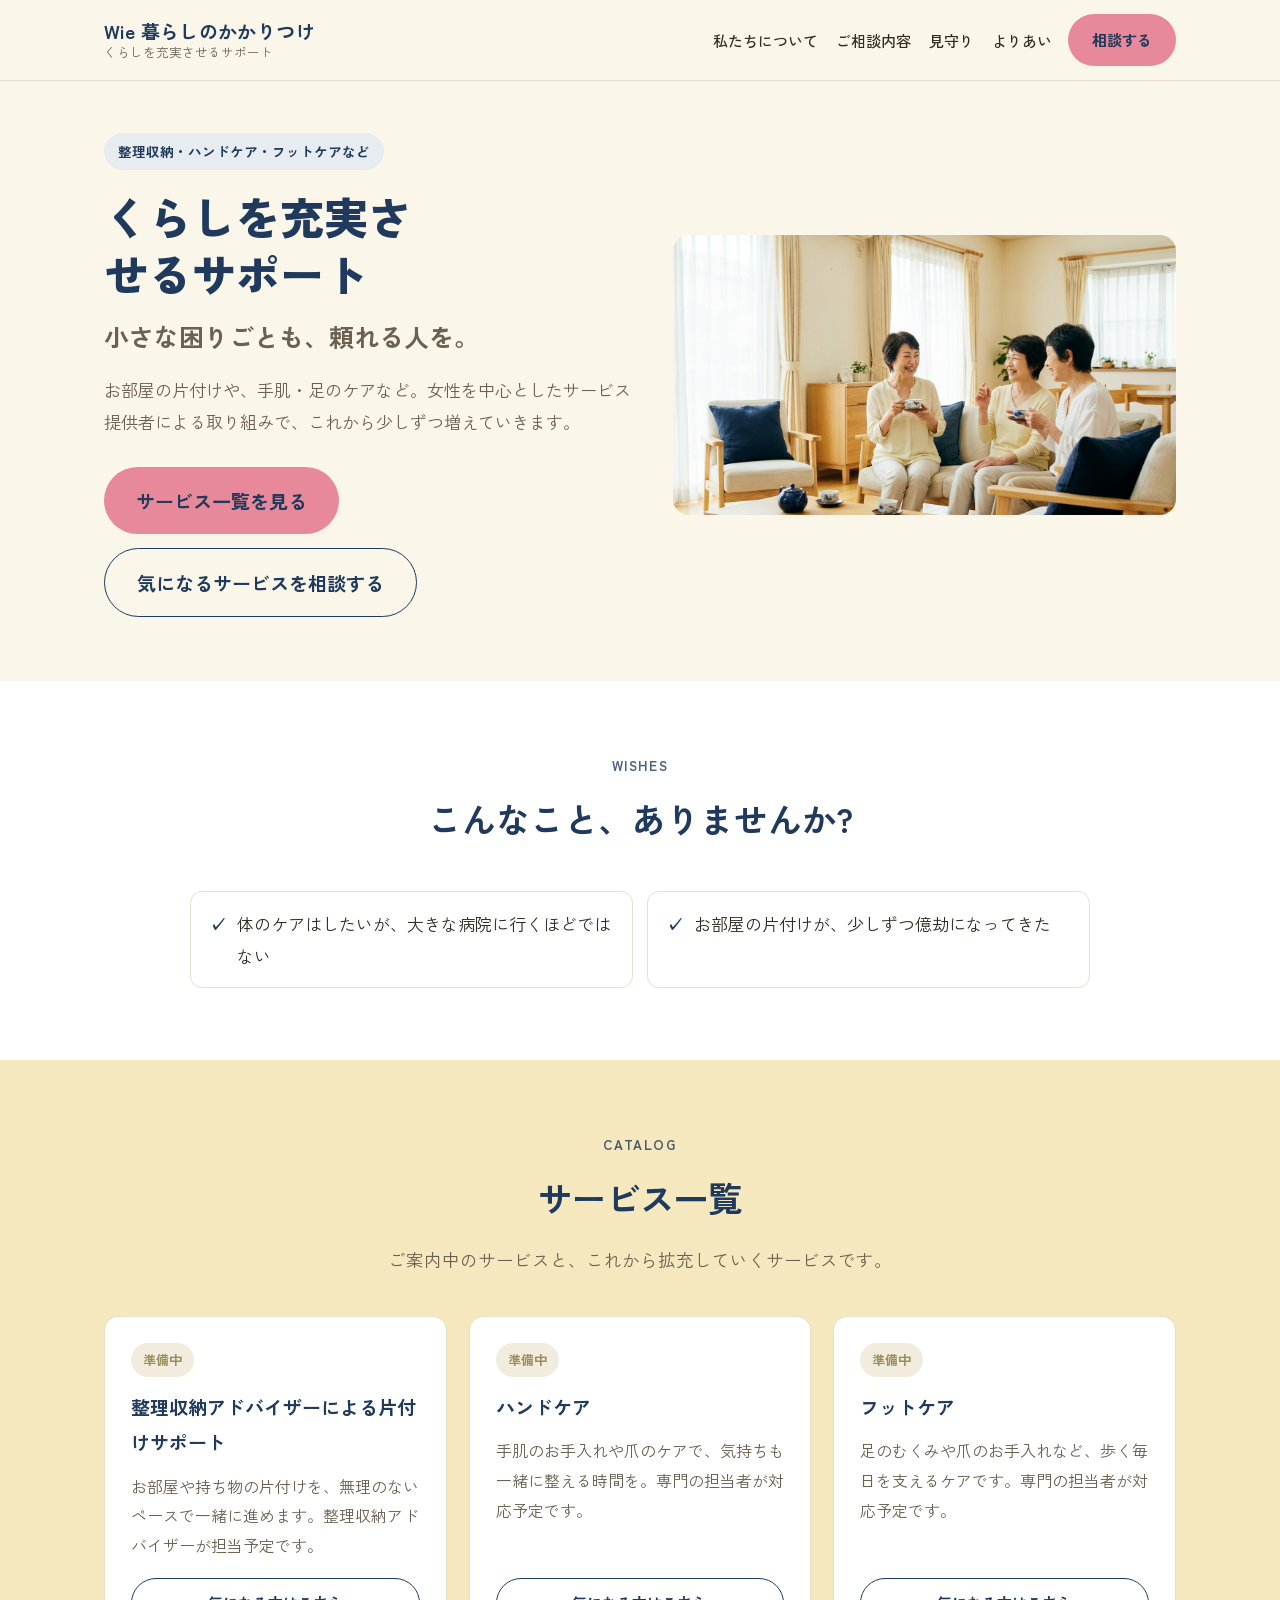
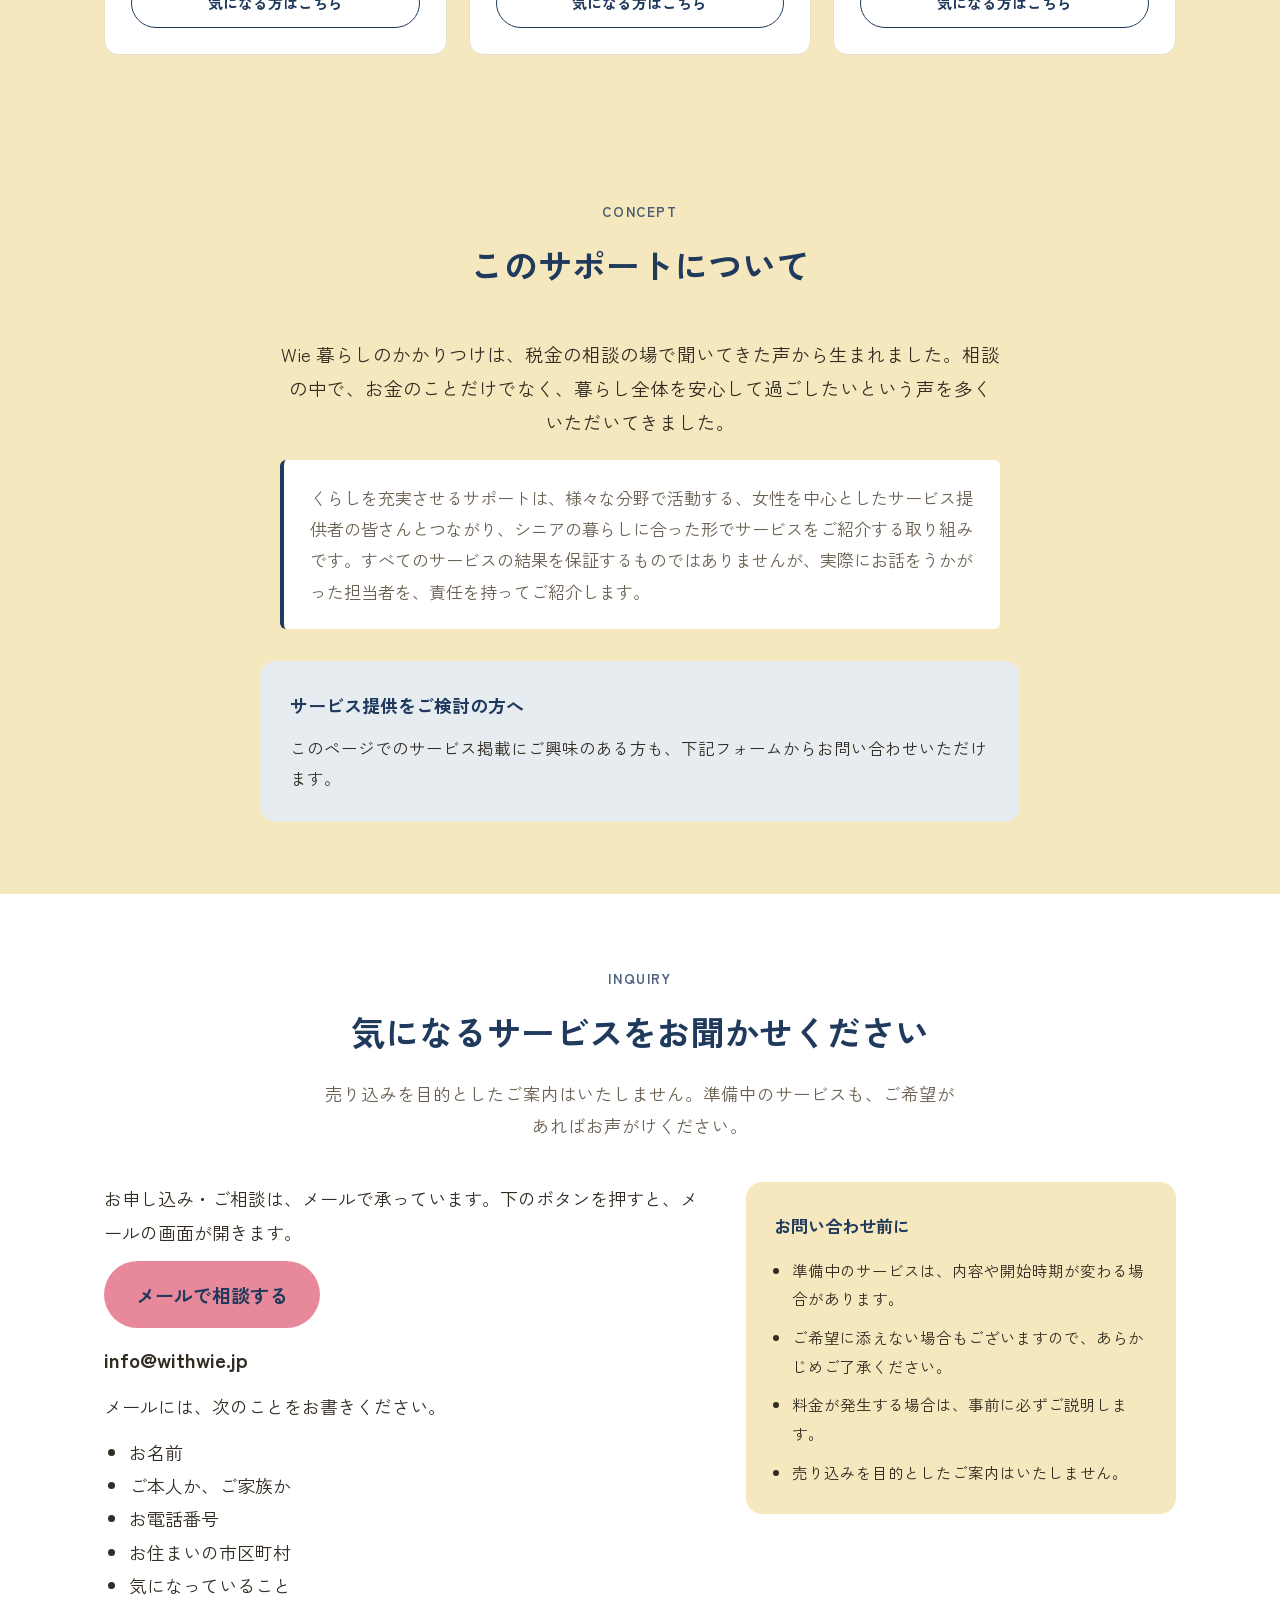
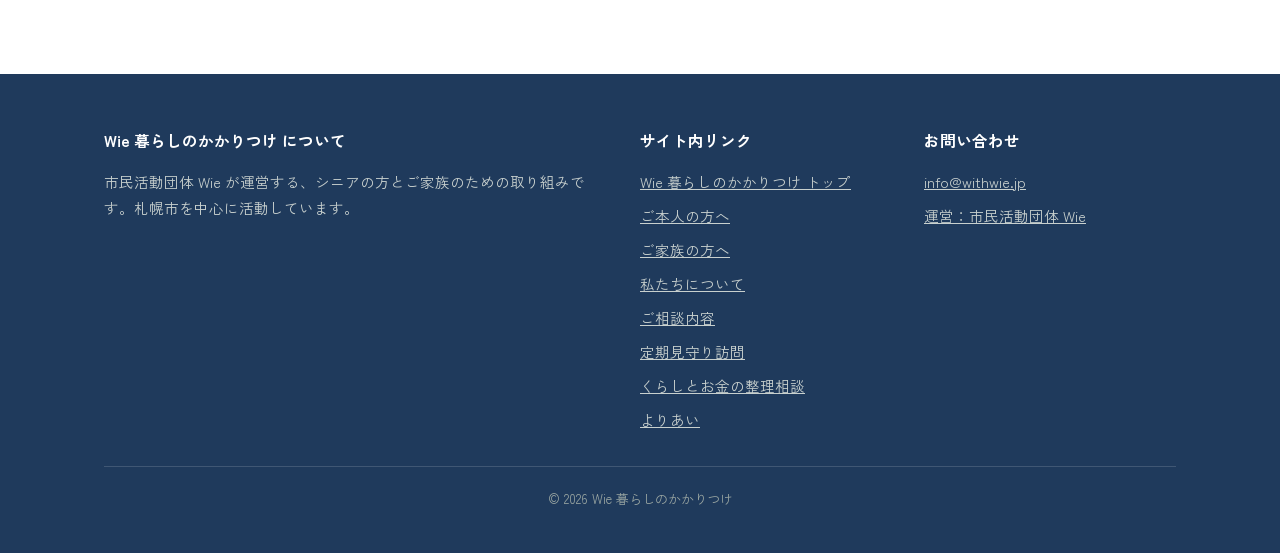
<file: services.html>
<!DOCTYPE html>
<html lang="ja">
<head>
<meta charset="UTF-8">
<meta name="viewport" content="width=device-width, initial-scale=1.0">
<title>Wie 暮らしのかかりつけ｜くらしを充実させるサポート</title>
<meta name="description" content="整理収納、ハンドケア、フットケアなど、女性を中心としたサービス提供者による、くらしを充実させるサポートをご紹介しています。Wie 暮らしのかかりつけ。">
<link rel="preconnect" href="https://fonts.googleapis.com">
<link rel="preconnect" href="https://fonts.gstatic.com" crossorigin>
<link href="https://fonts.googleapis.com/css2?family=Zen+Kaku+Gothic+New:wght@400;500;700&display=swap" rel="stylesheet">
<style>
  :root{
    --bg:#FBF6EA;
    --bg-alt:#F5E7BE;
    --surface:#FFFFFF;
    --navy:#1F3A5C;
    --navy-soft:#E7ECF1;
    --ink:#322C22;
    --ink-soft:#6B6152;
    --cta:#E8899B;
    --cta-ink:#1F3A5C;
    --line:#E6DFC9;
    --error:#A14A3D;
    --error-bg:#F5E9E6;
    --ok:#3F7A5C;
    --ok-bg:#E9F1EB;
    --soon:#9A8F5C;
    --soon-bg:#F1ECDD;
    --font:"Zen Kaku Gothic New","Hiragino Kaku Gothic ProN","Noto Sans JP",sans-serif;
    --container:1120px;
  }
  *{box-sizing:border-box;}
  html{scroll-behavior:smooth;}
  body{margin:0;font-family:var(--font);color:var(--ink);background:var(--bg);line-height:1.85;font-size:18px;-webkit-font-smoothing:antialiased;}
  img{max-width:100%;display:block;}
  a{color:var(--navy);}
  h1,h2,h3{font-family:var(--font);font-weight:700;margin:0;}
  p{margin:0 0 1em;}
  ul{margin:0;}
  .container{max-width:var(--container);margin:0 auto;padding:0 24px;}

  .skip-link{position:absolute;left:-999px;top:0;background:var(--navy);color:#fff;padding:12px 20px;z-index:300;border-radius:0 0 8px 0;text-decoration:none;font-size:14px;}
  .skip-link:focus{left:0;}
  :focus-visible{outline:3px solid var(--navy);outline-offset:2px;}

  .fade-in{opacity:0;transform:translateY(16px);transition:opacity .6s ease,transform .6s ease;}
  .fade-in.is-visible{opacity:1;transform:none;}
  @media (prefers-reduced-motion: reduce){
    html{scroll-behavior:auto;}
    .fade-in{opacity:1;transform:none;transition:none;}
  }

  /* header */
  header.site-header{position:sticky;top:0;z-index:100;background:rgba(251,246,234,0.94);backdrop-filter:blur(6px);border-bottom:1px solid var(--line);}
  .header-inner{display:flex;align-items:center;justify-content:space-between;gap:16px;padding:14px 24px;max-width:var(--container);margin:0 auto;}
  .logo-group{display:flex;flex-direction:column;line-height:1.3;text-decoration:none;}
  .logo{font-weight:700;font-size:19px;color:var(--navy);text-decoration:none;letter-spacing:0.02em;white-space:nowrap;}
  .logo-sub{font-size:12.5px;color:var(--ink-soft);}
  .header-right{display:flex;align-items:center;gap:16px;}
  nav.main-nav ul{list-style:none;display:flex;flex-wrap:wrap;gap:18px;margin:0;padding:0;}
  nav.main-nav a{text-decoration:none;color:var(--ink);font-size:15px;font-weight:500;}
  nav.main-nav a:hover{color:var(--navy);}
  .header-cta{background:var(--cta);color:var(--cta-ink);padding:12px 24px;border-radius:100px;text-decoration:none;font-weight:600;font-size:15px;white-space:nowrap;min-height:48px;display:inline-flex;align-items:center;transition:background .15s ease,color .15s ease;}
  .header-cta:hover{background:var(--navy);color:#fff;}
  .nav-toggle{display:none;background:none;border:none;cursor:pointer;padding:10px;}
  .nav-toggle span{display:block;width:24px;height:2px;background:var(--navy);margin:5px 0;}

  @media (max-width:900px){
    nav.main-nav{position:fixed;top:64px;left:0;right:0;height:calc(100vh - 64px);background:var(--bg);padding:24px;transform:translateY(-110%);transition:transform .25s ease;overflow-y:auto;pointer-events:none;}
    nav.main-nav.open{transform:translateY(0);pointer-events:auto;}
    nav.main-nav ul{flex-direction:column;gap:2px;}
    nav.main-nav a{display:block;padding:16px 6px;font-size:18px;border-bottom:1px solid var(--line);}
    .nav-toggle{display:block;}
    .logo{font-size:16px;}
    .header-cta{padding:9px 14px;font-size:13px;}
    .header-right{gap:10px;}
  }

  main section{padding:72px 0;}
  .sec-alt{background:var(--bg-alt);}
  .sec-base{background:var(--surface);}

  .section-head{max-width:640px;margin:0 auto 40px;text-align:center;}
  .eyebrow{font-size:13.5px;letter-spacing:0.12em;text-transform:uppercase;color:var(--navy);font-weight:600;margin-bottom:10px;display:block;opacity:0.8;}
  .section-head h2{font-size:clamp(26px,3.4vw,34px);color:var(--navy);margin:0 0 14px;text-wrap:balance;}
  .section-head p{color:var(--ink-soft);font-size:17.5px;margin:0;}

  .btn{display:inline-flex;align-items:center;justify-content:center;padding:16px 32px;border-radius:100px;font-weight:600;font-size:19px;text-decoration:none;cursor:pointer;border:none;min-height:52px;font-family:var(--font);transition:background .15s ease,color .15s ease;}
  .btn-primary{background:var(--cta);color:var(--cta-ink);}
  .btn-primary:hover{background:var(--navy);color:#fff;}
  .btn-secondary{background:transparent;color:var(--navy);border:1.5px solid var(--navy);}
  .btn-secondary:hover{background:var(--navy-soft);}
  .btn-small{padding:10px 20px;font-size:15px;min-height:auto;}

  /* hero */
  .hero{padding:52px 0 64px;background:var(--bg);}
  .hero-inner{display:grid;grid-template-columns:1.05fr 1fr;gap:40px;align-items:center;}
  @media (max-width:900px){.hero-inner{grid-template-columns:1fr;}.hero-media{order:-1;}}
  .hero-tag{display:inline-block;background:var(--navy-soft);color:var(--navy);font-size:13.5px;font-weight:600;padding:6px 14px;border-radius:100px;margin-bottom:18px;}
  .service-name{font-size:clamp(30px,4.6vw,44px);font-weight:800;color:var(--navy);line-height:1.3;margin:0 0 14px;text-wrap:balance;}
  .hero-copy h1{font-size:clamp(20px,2.6vw,25px);font-weight:600;color:var(--ink-soft);line-height:1.6;margin:0 0 18px;text-wrap:balance;}
  .hero-copy .sub{font-size:17px;color:var(--ink-soft);margin:0 0 30px;}
  .hero-actions{display:flex;flex-wrap:wrap;gap:14px;}
  .hero-media img{border-radius:16px;width:100%;height:auto;}

  /* wishes (worries, but framed positively) */
  .wish-list{list-style:none;padding:0;display:grid;grid-template-columns:repeat(auto-fit,minmax(260px,1fr));gap:14px;max-width:900px;margin:0 auto;}
  .wish-list li{position:relative;padding:16px 20px 16px 46px;background:var(--surface);border:1px solid var(--line);border-radius:12px;font-size:17px;}
  .wish-list li::before{content:"✓";position:absolute;left:18px;top:16px;color:var(--navy);font-weight:700;}

  /* concept */
  .concept-lede{max-width:720px;margin:0 auto 20px;font-size:18.5px;text-align:center;}
  .concept-story{max-width:720px;margin:0 auto 0;background:var(--surface);border-left:4px solid var(--navy);padding:22px 26px;border-radius:6px;font-size:17px;color:var(--ink-soft);}

  /* catalog */
  .catalog-grid{display:grid;grid-template-columns:repeat(auto-fit,minmax(280px,1fr));gap:22px;}
  .catalog-card{background:var(--surface);border:1px solid var(--line);border-radius:14px;padding:26px;display:flex;flex-direction:column;gap:12px;}
  .catalog-card h3{font-size:19px;color:var(--navy);margin:0;}
  .catalog-card p{font-size:16px;color:var(--ink-soft);margin:0;flex-grow:1;}
  .status-tag{display:inline-block;font-size:13px;font-weight:700;padding:5px 12px;border-radius:100px;width:fit-content;}
  .status-tag.ready{background:var(--ok-bg);color:var(--ok);}
  .status-tag.soon{background:var(--soon-bg);color:var(--soon);}
  .catalog-card .card-action{margin-top:6px;}

  /* events */
  .event-photo{border-radius:16px;overflow:hidden;max-width:640px;margin:0 auto 36px;border:1px solid var(--line);}
  .event-photo img{width:100%;height:auto;aspect-ratio:4/3;object-fit:cover;}
  .event-grid{display:grid;grid-template-columns:repeat(auto-fit,minmax(240px,1fr));gap:18px;}
  .event-card{background:var(--surface);border:1px dashed var(--line);border-radius:14px;padding:22px;text-align:center;}
  .event-card h3{font-size:17px;color:var(--navy);margin:0 0 8px;}
  .event-card p{font-size:15px;color:var(--ink-soft);margin:0;}
  .event-note{text-align:center;margin-top:24px;font-size:16px;color:var(--ink-soft);}

  /* entrepreneur note */
  .entre-note{max-width:760px;margin:0 auto;background:var(--navy-soft);border-radius:16px;padding:28px 30px;}
  .entre-note h3{font-size:18px;color:var(--navy);margin:0 0 10px;}
  .entre-note p{font-size:16.5px;color:var(--ink);margin:0 0 10px;}
  .entre-note p:last-child{margin-bottom:0;}

  /* inquiry form */
  .apply-inner{display:grid;grid-template-columns:1.4fr 1fr;gap:40px;align-items:start;}
  @media (max-width:900px){.apply-inner{grid-template-columns:1fr;}}
  form.apply-form{background:var(--surface);border:1px solid var(--line);border-radius:16px;padding:32px;display:grid;gap:20px;}
  .form-group{display:grid;gap:8px;}
  .form-group label{font-size:16px;font-weight:600;color:var(--navy);}
  .form-group input,.form-group select,.form-group textarea{font-family:var(--font);font-size:17px;padding:14px 16px;border:1.5px solid var(--line);border-radius:8px;background:#fff;color:var(--ink);width:100%;}
  .form-group input:focus,.form-group select:focus,.form-group textarea:focus{border-color:var(--navy);}
  .checkbox-grid{display:grid;grid-template-columns:repeat(auto-fit,minmax(200px,1fr));gap:10px;}
  .checkbox-option{display:flex;align-items:center;gap:8px;background:var(--bg);border:1.5px solid var(--line);border-radius:10px;padding:12px 14px;font-size:15.5px;cursor:pointer;}
  .checkbox-option input{accent-color:var(--navy);width:18px;height:18px;flex-shrink:0;}
  .checkbox-row{display:flex;align-items:flex-start;gap:10px;font-size:15px;color:var(--ink-soft);}
  .checkbox-row input{margin-top:3px;accent-color:var(--navy);width:18px;height:18px;flex-shrink:0;}
  .form-status{font-size:16px;padding:14px 16px;border-radius:8px;display:none;}
  .form-status.show{display:block;}
  .form-status.success{background:var(--navy-soft);color:var(--navy);}
  .form-status.error{background:var(--error-bg);color:var(--error);}
  .apply-note{background:var(--bg-alt);border-radius:16px;padding:28px;font-size:15.5px;color:var(--ink);}
  .apply-note h3{color:var(--navy);font-size:17px;margin:0 0 14px;}
  .apply-note ul{padding-left:18px;margin:0;display:grid;gap:10px;}

  /* footer */
  footer.site-footer{background:var(--navy);color:#EDEFEA;padding:52px 0 30px;}
  footer .footer-grid{display:grid;grid-template-columns:2fr 1fr 1fr;gap:32px;margin-bottom:32px;}
  @media (max-width:700px){footer .footer-grid{grid-template-columns:1fr;gap:24px;}}
  footer h3{font-size:15.5px;margin:0 0 14px;color:#fff;}
  footer p,footer li{font-size:14.5px;color:#C8D0CE;line-height:1.8;}
  footer ul{list-style:none;padding:0;margin:0;display:grid;gap:8px;}
  footer a{color:#C8D0CE;}
  footer .copyright{border-top:1px solid rgba(255,255,255,0.15);padding-top:20px;font-size:13px;color:#9AA6A2;text-align:center;}

/* メールでのお申し込み */
.mail-box { display: flex; flex-direction: column; gap: 12px; }
.mail-box .btn { align-self: flex-start; }
.mail-box__address { font-weight: 700; font-size: 1.15em; margin: 0; overflow-wrap: anywhere; }
.mail-box__lead, .mail-box__sub { margin: 0; }
.mail-box__list { margin: 0; padding-left: 1.4em; }
</style>
</head>
<body>
<a class="skip-link" href="#main">本文へスキップ</a>

<header class="site-header">
  <div class="header-inner">
    <a class="logo-group" href="index.html">
      <span class="logo">Wie 暮らしのかかりつけ</span>
      <span class="logo-sub">くらしを充実させるサポート</span>
    </a>
    <div class="header-right">
      <nav class="main-nav" id="main-nav">
        <ul>
          <li><a href="about.html">私たちについて</a></li>
          <li><a href="consult.html">ご相談内容</a></li>
          <li><a href="mimamori.html">見守り</a></li>
          <li><a href="events.html">よりあい</a></li>
        </ul>
      </nav>
      <a class="header-cta" href="#inquiry">相談する</a>
      <button class="nav-toggle" id="nav-toggle" aria-controls="main-nav" aria-expanded="false" aria-label="メニューを開く">
        <span></span><span></span><span></span>
      </button>
    </div>
  </div>
</header>

<main id="main">

  <!-- hero -->
  <section class="hero" id="hero">
    <div class="container hero-inner">
      <div class="hero-copy">
        <span class="hero-tag">整理収納・ハンドケア・フットケアなど</span>
        <p class="service-name">くらしを充実させるサポート</p>
        <h1>小さな困りごとも、頼れる人を。</h1>
        <p class="sub">お部屋の片付けや、手肌・足のケアなど。女性を中心としたサービス提供者による取り組みで、これから少しずつ増えていきます。</p>
        <div class="hero-actions">
          <a class="btn btn-primary" href="#catalog">サービス一覧を見る</a>
          <a class="btn btn-secondary" href="#inquiry">気になるサービスを相談する</a>
        </div>
      </div>
      <div class="hero-media">
        <img src="assets/images/services-hero.png" alt="明るいリビングで、お茶を飲みながら楽しそうに談笑するシニア女性たち">
      </div>
    </div>
  </section>

  <!-- wishes -->
  <section class="sec-base" id="wishes">
    <div class="container">
      <div class="section-head fade-in">
        <span class="eyebrow">Wishes</span>
        <h2>こんなこと、ありませんか?</h2>
      </div>
      <ul class="wish-list fade-in">
        <li>体のケアはしたいが、大きな病院に行くほどではない</li>
        <li>お部屋の片付けが、少しずつ億劫になってきた</li>
      </ul>
    </div>
  </section>

  <!-- catalog -->
  <section class="sec-alt" id="catalog">
    <div class="container">
      <div class="section-head fade-in">
        <span class="eyebrow">Catalog</span>
        <h2>サービス一覧</h2>
        <p>ご案内中のサービスと、これから拡充していくサービスです。</p>
      </div>
      <div class="catalog-grid fade-in">
        <div class="catalog-card">
          <span class="status-tag soon">準備中</span>
          <h3>整理収納アドバイザーによる片付けサポート</h3>
          <p>お部屋や持ち物の片付けを、無理のないペースで一緒に進めます。整理収納アドバイザーが担当予定です。</p>
          <a class="btn btn-secondary btn-small card-action" href="#inquiry">気になる方はこちら</a>
        </div>
        <div class="catalog-card">
          <span class="status-tag soon">準備中</span>
          <h3>ハンドケア</h3>
          <p>手肌のお手入れや爪のケアで、気持ちも一緒に整える時間を。専門の担当者が対応予定です。</p>
          <a class="btn btn-secondary btn-small card-action" href="#inquiry">気になる方はこちら</a>
        </div>
        <div class="catalog-card">
          <span class="status-tag soon">準備中</span>
          <h3>フットケア</h3>
          <p>足のむくみや爪のお手入れなど、歩く毎日を支えるケアです。専門の担当者が対応予定です。</p>
          <a class="btn btn-secondary btn-small card-action" href="#inquiry">気になる方はこちら</a>
        </div>
      </div>
    </div>
  </section>

  <!-- concept -->
  <section class="sec-alt" id="concept">
    <div class="container">
      <div class="section-head fade-in">
        <span class="eyebrow">Concept</span>
        <h2>このサポートについて</h2>
      </div>
      <p class="concept-lede fade-in">Wie 暮らしのかかりつけは、税金の相談の場で聞いてきた声から生まれました。相談の中で、お金のことだけでなく、暮らし全体を安心して過ごしたいという声を多くいただいてきました。</p>
      <div class="concept-story fade-in">
        くらしを充実させるサポートは、様々な分野で活動する、女性を中心としたサービス提供者の皆さんとつながり、シニアの暮らしに合った形でサービスをご紹介する取り組みです。すべてのサービスの結果を保証するものではありませんが、実際にお話をうかがった担当者を、責任を持ってご紹介します。
      </div>
      <div class="entre-note fade-in" style="margin-top:32px;">
        <h3>サービス提供をご検討の方へ</h3>
        <p>このページでのサービス掲載にご興味のある方も、下記フォームからお問い合わせいただけます。</p>
      </div>
    </div>
  </section>

  <!-- inquiry -->
  <section class="sec-base" id="inquiry">
    <div class="container">
      <div class="section-head fade-in">
        <span class="eyebrow">Inquiry</span>
        <h2>気になるサービスをお聞かせください</h2>
        <p>売り込みを目的としたご案内はいたしません。準備中のサービスも、ご希望があればお声がけください。</p>
      </div>
      <div class="apply-inner fade-in">
        <div class="apply-form mail-box">
          <p class="mail-box__lead">お申し込み・ご相談は、メールで承っています。下のボタンを押すと、メールの画面が開きます。</p>
          <a class="btn btn-primary" href="mailto:info@withwie.jp?subject=%E3%80%90Wie%20%E6%9A%AE%E3%82%89%E3%81%97%E3%81%AE%E3%81%8B%E3%81%8B%E3%82%8A%E3%81%A4%E3%81%91%E3%80%91%E3%81%8F%E3%82%89%E3%81%97%E3%82%92%E5%85%85%E5%AE%9F%E3%81%95%E3%81%9B%E3%82%8B%E3%82%B5%E3%83%9D%E3%83%BC%E3%83%88%E3%81%AB%E3%81%A4%E3%81%84%E3%81%A6&body=%E3%81%8A%E5%90%8D%E5%89%8D%EF%BC%9A%0A%E3%81%94%E6%9C%AC%E4%BA%BA%EF%BC%8F%E3%81%94%E5%AE%B6%E6%97%8F%EF%BC%88%E3%81%A9%E3%81%A1%E3%82%89%E3%81%8B%EF%BC%89%EF%BC%9A%0A%E3%81%8A%E9%9B%BB%E8%A9%B1%E7%95%AA%E5%8F%B7%EF%BC%9A%0A%E3%81%8A%E4%BD%8F%E3%81%BE%E3%81%84%E3%81%AE%E5%B8%82%E5%8C%BA%E7%94%BA%E6%9D%91%EF%BC%9A%0A%E6%B0%97%E3%81%AB%E3%81%AA%E3%81%A3%E3%81%A6%E3%81%84%E3%82%8B%E3%81%93%E3%81%A8%EF%BC%9A%0A">メールで相談する</a>
          <p class="mail-box__address">info@withwie.jp</p>
          <p class="mail-box__sub">メールには、次のことをお書きください。</p>
          <ul class="mail-box__list">
            <li>お名前</li>
            <li>ご本人か、ご家族か</li>
            <li>お電話番号</li>
            <li>お住まいの市区町村</li>
            <li>気になっていること</li>
          </ul>
        </div>

        <div class="apply-note">
          <h3>お問い合わせ前に</h3>
          <ul>
            <li>準備中のサービスは、内容や開始時期が変わる場合があります。</li>
            <li>ご希望に添えない場合もございますので、あらかじめご了承ください。</li>
            <li>料金が発生する場合は、事前に必ずご説明します。</li>
            <li>売り込みを目的としたご案内はいたしません。</li>
          </ul>
        </div>
      </div>
    </div>
  </section>

</main>

<footer class="site-footer">
  <div class="container">
    <div class="footer-grid">
      <div>
        <h3>Wie 暮らしのかかりつけ について</h3>
        <p>市民活動団体 Wie が運営する、シニアの方とご家族のための取り組みです。札幌市を中心に活動しています。</p>
      </div>
      <div>
        <h3>サイト内リンク</h3>
        <ul>
          <li><a href="index.html">Wie 暮らしのかかりつけ トップ</a></li>
          <li><a href="for-you.html">ご本人の方へ</a></li>
          <li><a href="for-family.html">ご家族の方へ</a></li>
          <li><a href="about.html">私たちについて</a></li>
          <li><a href="consult.html">ご相談内容</a></li>
          <li><a href="mimamori.html">定期見守り訪問</a></li>
          <li><a href="money-consult.html">くらしとお金の整理相談</a></li>
          <li><a href="events.html">よりあい</a></li>
        </ul>
      </div>
      <div>
        <h3>お問い合わせ</h3>
        <ul>
          <li><a href="mailto:info@withwie.jp">info@withwie.jp</a></li>
          <li><a href="https://withwie.jp/">運営：市民活動団体 Wie</a></li>
        </ul>
      </div>
    </div>
    <p class="copyright">&copy; 2026 Wie 暮らしのかかりつけ</p>
  </div>
</footer>

<script>
(function(){
  var navToggle = document.getElementById('nav-toggle');
  var mainNav = document.getElementById('main-nav');
  if(navToggle && mainNav){
    navToggle.addEventListener('click', function(){
      var isOpen = mainNav.classList.toggle('open');
      navToggle.setAttribute('aria-expanded', isOpen ? 'true' : 'false');
    });
    mainNav.querySelectorAll('a').forEach(function(link){
      link.addEventListener('click', function(){
        mainNav.classList.remove('open');
        navToggle.setAttribute('aria-expanded', 'false');
      });
    });
  }

  var reduceMotion = window.matchMedia('(prefers-reduced-motion: reduce)').matches;
  var fadeEls = document.querySelectorAll('.fade-in');
  if(reduceMotion || !('IntersectionObserver' in window)){
    fadeEls.forEach(function(el){ el.classList.add('is-visible'); });
  } else {
    var observer = new IntersectionObserver(function(entries){
      entries.forEach(function(entry){
        if(entry.isIntersecting){
          entry.target.classList.add('is-visible');
          observer.unobserve(entry.target);
        }
      });
    }, { threshold: 0.15 });
    fadeEls.forEach(function(el){ observer.observe(el); });
  }

  var GAS_ENDPOINT = 'https://script.google.com/macros/s/AKfycbwp5hvrW8V6mxECucaKHkK-xRmJacUQKzv7rfqBWH0TLAUcsmuiGsRHlikohBAZ01MC/exec';

  var form = document.getElementById('inquiry-form');
  var status = document.getElementById('form-status');
  if(form){
    form.addEventListener('submit', function(e){
      e.preventDefault();

      var valid = true;
      form.querySelectorAll('[required]').forEach(function(field){
        if(field.type === 'checkbox'){
          if(!field.checked){ valid = false; }
        } else if(!field.value.trim()){
          valid = false;
        }
      });

      if(!valid){
        status.textContent = 'ご入力内容をご確認ください。必須項目が入力されていません。';
        status.className = 'form-status show error';
        status.focus && status.focus();
        return;
      }

      var data = new FormData(form);
      var payload = { page: 'くらしを充実させるサポート' };
      data.forEach(function(value, key){
        if(payload[key]){
          payload[key] = [].concat(payload[key], value);
        } else {
          payload[key] = value;
        }
      });

      status.textContent = '送信中です…';
      status.className = 'form-status show';

      fetch(GAS_ENDPOINT, {
        method: 'POST',
        mode: 'no-cors',
        headers: { 'Content-Type': 'text/plain' },
        body: JSON.stringify(payload)
      }).then(function(){
        window.location.href = 'thanks.html';
      }).catch(function(){
        status.textContent = '送信に失敗しました。時間をおいて再度お試しいただくか、お電話でご連絡ください。';
        status.className = 'form-status show error';
      });
    });
  }
})();
</script>
</body>
</html>
</file>
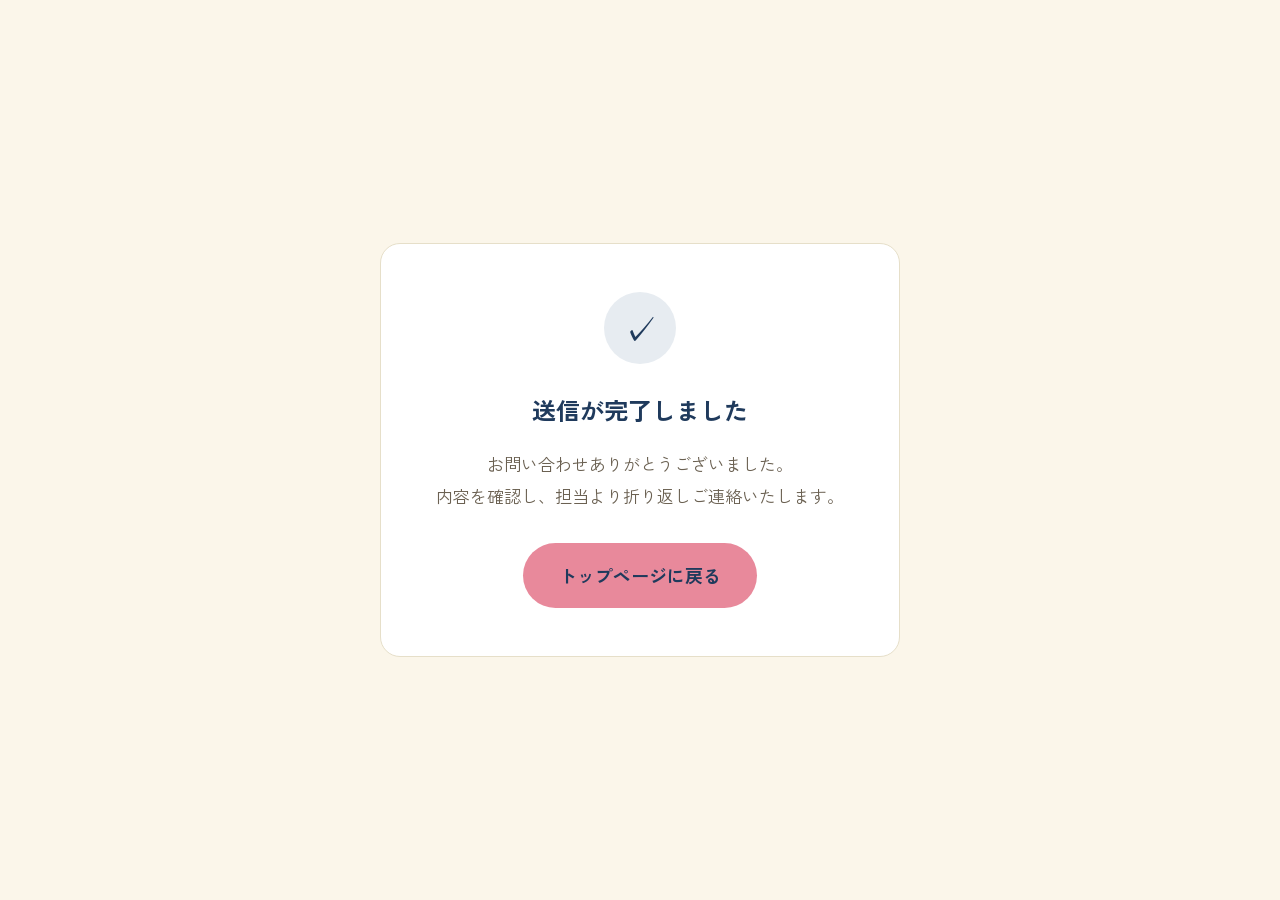
<file: thanks.html>
<!DOCTYPE html>
<html lang="ja">
<head>
<meta charset="UTF-8">
<meta name="viewport" content="width=device-width, initial-scale=1.0">
<title>送信が完了しました｜Wie 暮らしのかかりつけ</title>
<meta name="description" content="お問い合わせありがとうございました。内容を確認し、担当より折り返しご連絡いたします。">
<link rel="preconnect" href="https://fonts.googleapis.com">
<link rel="preconnect" href="https://fonts.gstatic.com" crossorigin>
<link href="https://fonts.googleapis.com/css2?family=Zen+Kaku+Gothic+New:wght@400;500;700&display=swap" rel="stylesheet">
<style>
  :root{
    --bg:#FBF6EA;
    --surface:#FFFFFF;
    --navy:#1F3A5C;
    --navy-soft:#E7ECF1;
    --ink:#322C22;
    --ink-soft:#6B6152;
    --cta:#E8899B;
    --cta-ink:#1F3A5C;
    --line:#E6DFC9;
    --font:"Zen Kaku Gothic New","Hiragino Kaku Gothic ProN","Noto Sans JP",sans-serif;
  }
  *{box-sizing:border-box;}
  body{
    margin:0;
    font-family:var(--font);
    color:var(--ink);
    background:var(--bg);
    line-height:1.85;
    font-size:18px;
    min-height:100vh;
    display:flex;
    align-items:center;
    justify-content:center;
    -webkit-font-smoothing:antialiased;
  }
  .card{
    max-width:520px;
    width:100%;
    margin:24px;
    background:var(--surface);
    border:1px solid var(--line);
    border-radius:20px;
    padding:48px 36px;
    text-align:center;
  }
  .check{
    width:72px;
    height:72px;
    margin:0 auto 24px;
    border-radius:50%;
    background:var(--navy-soft);
    display:flex;
    align-items:center;
    justify-content:center;
    font-size:36px;
    color:var(--navy);
  }
  h1{
    font-size:24px;
    color:var(--navy);
    margin:0 0 16px;
  }
  p{
    font-size:17px;
    color:var(--ink-soft);
    margin:0 0 32px;
  }
  .btn{
    display:inline-flex;
    align-items:center;
    justify-content:center;
    padding:16px 36px;
    border-radius:100px;
    font-weight:600;
    font-size:18px;
    text-decoration:none;
    background:var(--cta);
    color:var(--cta-ink);
    min-height:52px;
    transition:background .15s ease,color .15s ease;
  }
  .btn:hover{background:var(--navy);color:#fff;}
</style>
</head>
<body>
  <div class="card">
    <div class="check" aria-hidden="true">✓</div>
    <h1>送信が完了しました</h1>
    <p>お問い合わせありがとうございました。<br>内容を確認し、担当より折り返しご連絡いたします。</p>
    <a class="btn" href="index.html">トップページに戻る</a>
  </div>
</body>
</html>
</file>
<file: seiri/assets/css/style.css>
/* ==========================================================
   暮らしと財産の整理相談 / 年金生活の税金チェック 共通スタイル
   シニアにも読みやすいことを優先：文字大きめ・太め・行間広め・高コントラスト
   ========================================================== */

:root {
  --color-navy: #1f3b4d;
  --color-navy-dark: #162935;
  --color-cream: #faf3e8;
  --color-cream-soft: #f3e9d8;
  --color-white: #ffffff;
  --color-text: #2a2a2a;
  --color-text-soft: #55524c;
  --color-gold: #c9a46a;
  --color-terracotta: #c97c5d;
  --color-cta: #c1502e;
  --color-cta-dark: #a5401f;
  --color-border: #e3d9c6;
  --font-base: "Hiragino Sans", "Yu Gothic", "Noto Sans JP", "Meiryo", sans-serif;
  --max-width: 760px;
  --radius: 14px;
}

* {
  box-sizing: border-box;
}

html {
  scroll-behavior: smooth;
}

body {
  margin: 0;
  font-family: var(--font-base);
  color: var(--color-text);
  background: var(--color-white);
  line-height: 1.85;
  font-size: 21px;
  font-weight: 500;
  -webkit-text-size-adjust: 100%;
}

img {
  max-width: 100%;
  display: block;
}

a {
  color: inherit;
}

h1, h2, h3, h4 {
  font-weight: 700;
}

h1, h2, h3, p, ul, ol {
  margin: 0 0 0.9em;
}

.container {
  max-width: var(--max-width);
  margin: 0 auto;
  padding: 0 24px;
}

/* ---------- ヘッダー ---------- */

.site-header {
  background: var(--color-white);
  border-bottom: 1px solid var(--color-border);
  padding: 14px 20px;
  position: sticky;
  top: 0;
  z-index: 10;
}

.site-header .header-inner {
  max-width: var(--max-width);
  margin: 0 auto;
  display: flex;
  align-items: center;
  justify-content: space-between;
  gap: 12px;
}

.brand-group {
  display: flex;
  align-items: center;
  gap: 10px;
  min-width: 0;
}

.brand-icon {
  width: 38px;
  height: 38px;
  border-radius: 9px;
  object-fit: cover;
  flex-shrink: 0;
}

.site-header .brand {
  font-size: 24px;
  font-weight: bold;
  color: var(--color-navy);
  line-height: 1.35;
}

.site-header .brand small {
  display: block;
  font-weight: 500;
  font-size: 14px;
  color: var(--color-text-soft);
  margin-top: 2px;
}

.header-cta {
  flex-shrink: 0;
  background: var(--color-cta);
  color: var(--color-white);
  padding: 12px 20px;
  border-radius: 999px;
  font-size: 16px;
  font-weight: bold;
  text-decoration: none;
  white-space: nowrap;
}

/* ---------- セクション共通 ---------- */

section {
  padding: 56px 0;
}

section.alt {
  background: var(--color-cream);
}

.section-title {
  font-size: 28px;
  color: var(--color-navy);
  text-align: center;
  margin-bottom: 32px;
  line-height: 1.6;
}

.section-lead {
  text-align: center;
  color: var(--color-text-soft);
  margin-bottom: 32px;
  font-size: 19px;
}

/* ---------- ファーストビュー ---------- */

.hero {
  background: linear-gradient(180deg, var(--color-cream) 0%, var(--color-white) 100%);
  padding: 48px 0 40px;
  text-align: center;
}

.hero-icon {
  width: 68px;
  height: 68px;
  border-radius: 16px;
  object-fit: cover;
  margin: 0 auto 16px;
  box-shadow: 0 4px 12px rgba(31, 59, 77, 0.15);
}

.hero .eyebrow {
  display: inline-block;
  background: var(--color-navy);
  color: var(--color-white);
  font-size: 14px;
  font-weight: bold;
  padding: 6px 16px;
  border-radius: 999px;
  margin-bottom: 18px;
}

.service-name {
  font-size: clamp(30px, 5vw, 42px);
  font-weight: 800;
  color: var(--color-navy);
  line-height: 1.3;
  margin-bottom: 14px;
}

.hero h1 {
  font-size: clamp(20px, 2.6vw, 25px);
  font-weight: 600;
  line-height: 1.6;
  color: var(--color-text-soft);
  margin-bottom: 16px;
}

.hero .hero-sub {
  font-size: 19px;
  color: var(--color-text-soft);
  margin-bottom: 28px;
}

.hero .hero-meta {
  font-size: 17px;
  font-weight: bold;
  color: var(--color-text-soft);
  margin-bottom: 28px;
}

.hero-highlight {
  background: var(--color-white);
  border: 2px solid var(--color-navy);
  border-radius: var(--radius);
  padding: 18px 20px;
  margin: 0 auto 28px;
  max-width: 480px;
  font-size: 16px;
  line-height: 1.7;
  color: var(--color-text);
  text-align: left;
}

.hero-highlight strong {
  color: var(--color-navy);
  font-size: 17px;
}

.hero-photo {
  width: 140px;
  height: 140px;
  border-radius: 50%;
  object-fit: cover;
  margin: 0 auto 20px;
  border: 4px solid var(--color-white);
  box-shadow: 0 4px 16px rgba(31, 59, 77, 0.15);
}

/* ---------- ボタン ---------- */

.btn {
  display: inline-block;
  text-decoration: none;
  font-weight: bold;
  text-align: center;
  border-radius: 999px;
  padding: 20px 32px;
  font-size: 21px;
  min-width: 280px;
  transition: opacity 0.15s ease, transform 0.15s ease;
}

.btn:hover, .btn:active {
  opacity: 0.85;
}

.btn-primary {
  background: var(--color-cta);
  color: var(--color-white);
  box-shadow: 0 6px 16px rgba(193, 80, 46, 0.35);
}

.btn-secondary {
  background: var(--color-white);
  color: var(--color-navy);
  border: 3px solid var(--color-navy);
}

.btn-block {
  display: block;
  width: 100%;
}

.btn-note {
  font-size: 15px;
  font-weight: 500;
  color: var(--color-text-soft);
  margin-top: 10px;
}

.cta-wrap {
  text-align: center;
  margin: 28px 0;
}

/* ---------- チェックリスト ---------- */

.check-list {
  list-style: none;
  padding: 0;
  margin: 0;
  display: grid;
  gap: 14px;
}

.check-list li {
  background: var(--color-white);
  border: 1px solid var(--color-border);
  border-radius: var(--radius);
  padding: 18px 20px;
  display: flex;
  align-items: flex-start;
  gap: 12px;
  font-size: 20px;
  font-weight: 600;
}

.check-list li::before {
  content: "✓";
  flex-shrink: 0;
  width: 30px;
  height: 30px;
  border-radius: 50%;
  background: var(--color-gold);
  color: var(--color-white);
  display: flex;
  align-items: center;
  justify-content: center;
  font-size: 16px;
  font-weight: bold;
}

/* ---------- カード ---------- */

.card {
  background: var(--color-white);
  border: 1px solid var(--color-border);
  border-radius: var(--radius);
  padding: 24px;
}

.card + .card {
  margin-top: 16px;
}

.card h3 {
  color: var(--color-navy);
  font-size: 22px;
  margin-bottom: 10px;
}

.card-grid {
  display: grid;
  gap: 16px;
}

@media (min-width: 640px) {
  .card-grid.cols-2 {
    grid-template-columns: 1fr 1fr;
  }
}

/* ---------- 選択肢カード（案内ページ） ---------- */

.choice-card {
  background: var(--color-white);
  border: 2px solid var(--color-border);
  border-radius: var(--radius);
  padding: 28px 24px;
  text-align: center;
}

.choice-card .choice-icon {
  font-size: 40px;
  margin-bottom: 12px;
}

.choice-card .choice-icon-img {
  width: 64px;
  height: 64px;
  border-radius: 14px;
  object-fit: cover;
  margin: 0 auto 14px;
  box-shadow: 0 4px 12px rgba(31, 59, 77, 0.15);
}

.choice-card h3 {
  font-size: 23px;
  color: var(--color-navy);
  margin-bottom: 12px;
}

.choice-card ul {
  text-align: left;
  padding-left: 0;
  list-style: none;
  margin-bottom: 20px;
  font-size: 17px;
  font-weight: 500;
  color: var(--color-text-soft);
}

.choice-card ul li {
  padding-left: 1.4em;
  position: relative;
  margin-bottom: 6px;
}

.choice-card ul li::before {
  content: "・";
  position: absolute;
  left: 0;
}

/* ---------- ステップ（相談の流れ） ---------- */

.steps {
  list-style: none;
  padding: 0;
  margin: 0;
  counter-reset: step;
}

.steps li {
  counter-increment: step;
  position: relative;
  padding: 4px 0 24px 56px;
  border-left: 2px solid var(--color-border);
  margin-left: 20px;
}

.steps li:last-child {
  border-left: 2px solid transparent;
  padding-bottom: 0;
}

.steps li::before {
  content: counter(step);
  position: absolute;
  left: -21px;
  top: 0;
  width: 40px;
  height: 40px;
  border-radius: 50%;
  background: var(--color-navy);
  color: var(--color-white);
  display: flex;
  align-items: center;
  justify-content: center;
  font-weight: bold;
  font-size: 18px;
}

.steps h4 {
  margin: 0 0 4px;
  font-size: 19px;
  color: var(--color-navy);
}

.steps p {
  margin: 0;
  font-size: 17px;
  color: var(--color-text-soft);
}

/* ---------- 結果分類（4分類 / 9項目） ---------- */

.result-grid {
  display: grid;
  gap: 12px;
  margin-bottom: 20px;
}

@media (min-width: 640px) {
  .result-grid.cols-2 {
    grid-template-columns: 1fr 1fr;
  }
}

.result-item {
  background: var(--color-cream-soft);
  border-radius: var(--radius);
  padding: 18px 20px;
  font-size: 18px;
  font-weight: 600;
}

.result-item .num {
  display: inline-block;
  background: var(--color-navy);
  color: var(--color-white);
  font-size: 13px;
  font-weight: bold;
  border-radius: 999px;
  padding: 3px 12px;
  margin-bottom: 8px;
}

.disclaimer {
  font-size: 15px;
  color: var(--color-text-soft);
  background: var(--color-cream-soft);
  border-radius: var(--radius);
  padding: 16px 20px;
  margin-top: 20px;
}

/* ---------- 提供者紹介 ---------- */

.profile {
  display: flex;
  flex-direction: column;
  align-items: center;
  text-align: center;
  gap: 16px;
}

.profile-photo {
  width: 160px;
  height: 160px;
  border-radius: 50%;
  object-fit: cover;
  border: 4px solid var(--color-white);
  box-shadow: 0 4px 16px rgba(31, 59, 77, 0.12);
}

.profile-name {
  font-size: 24px;
  color: var(--color-navy);
  font-weight: bold;
}

.profile-cred {
  font-size: 16px;
  font-weight: 600;
  color: var(--color-text-soft);
}

.profile-comment {
  background: var(--color-cream-soft);
  border-radius: var(--radius);
  padding: 20px;
  font-size: 18px;
  text-align: left;
  position: relative;
}

.profile-comment::before {
  content: "“";
  font-size: 40px;
  color: var(--color-gold);
  line-height: 1;
  display: block;
  margin-bottom: -6px;
}

/* ---------- 料金テーブル ---------- */

.price-card {
  border: 2px solid var(--color-navy);
  border-radius: var(--radius);
  padding: 26px 24px;
  background: var(--color-white);
}

.price-card .price-name {
  font-size: 21px;
  color: var(--color-navy);
  font-weight: bold;
  margin-bottom: 6px;
}

.price-card .price-amount {
  font-size: 34px;
  color: var(--color-navy);
  font-weight: bold;
  margin-bottom: 4px;
}

.price-card .price-amount span {
  font-size: 16px;
  font-weight: 500;
  color: var(--color-text-soft);
}

.price-card .price-meta {
  font-size: 16px;
  font-weight: 600;
  color: var(--color-text-soft);
  margin-bottom: 18px;
}

.price-included, .price-excluded {
  font-size: 17px;
  font-weight: 500;
  margin-bottom: 0;
}

.price-included li, .price-excluded li {
  margin-bottom: 6px;
}

.set-plan-card {
  background: var(--color-cream-soft);
  border: 1px dashed var(--color-gold);
  border-radius: var(--radius);
  padding: 20px;
  margin-top: 20px;
}

.set-plan-card .set-plan-label {
  font-size: 15px;
  color: var(--color-terracotta);
  font-weight: bold;
  margin-bottom: 6px;
}

.set-plan-card .price-amount {
  font-size: 26px;
}

/* ---------- FAQ ---------- */

.faq-item {
  border-bottom: 1px solid var(--color-border);
}

.faq-item summary {
  cursor: pointer;
  font-weight: bold;
  color: var(--color-navy);
  padding: 18px 8px;
  font-size: 20px;
  list-style: none;
  display: flex;
  gap: 10px;
}

.faq-item summary::before {
  content: "Q";
  flex-shrink: 0;
  background: var(--color-navy);
  color: var(--color-white);
  width: 28px;
  height: 28px;
  border-radius: 50%;
  font-size: 14px;
  display: flex;
  align-items: center;
  justify-content: center;
}

.faq-item summary::-webkit-details-marker {
  display: none;
}

.faq-item .faq-answer {
  padding: 0 8px 18px 46px;
  font-size: 19px;
  font-weight: 500;
  color: var(--color-text-soft);
}

/* ---------- 準備資料 ---------- */

.doc-list {
  list-style: none;
  padding: 0;
  display: grid;
  gap: 10px;
}

.doc-list li {
  background: var(--color-white);
  border: 1px solid var(--color-border);
  border-radius: 10px;
  padding: 14px 16px;
  font-size: 19px;
  font-weight: 600;
  display: flex;
  gap: 10px;
  align-items: center;
}

.doc-list li::before {
  content: "📄";
  flex-shrink: 0;
}

/* ---------- 書類イメージ ---------- */

.doc-amount-image {
  background: var(--color-cream-soft);
  border-radius: var(--radius);
  padding: 24px;
  text-align: center;
  margin: 20px 0;
}

.doc-amount-image img {
  max-width: 260px;
  margin: 0 auto 14px;
  border-radius: 10px;
}

.doc-amount-image p {
  font-size: 16px;
  font-weight: 600;
  color: var(--color-text-soft);
  margin: 0;
}

/* ---------- 注記ボックス ---------- */

.note-box {
  background: var(--color-cream-soft);
  border-left: 4px solid var(--color-gold);
  border-radius: 0 var(--radius) var(--radius) 0;
  padding: 16px 20px;
  font-size: 17px;
  color: var(--color-text-soft);
}

/* ---------- フッター ---------- */

.site-footer {
  background: var(--color-navy-dark);
  color: var(--color-white);
  padding: 40px 0 28px;
  text-align: center;
  font-size: 15px;
}

.site-footer a {
  color: var(--color-cream);
  text-decoration: underline;
}

.site-footer .footer-links {
  margin-bottom: 16px;
}

.site-footer .footer-links a {
  margin: 0 10px;
}

.site-footer .footer-address {
  color: rgba(255, 255, 255, 0.7);
  line-height: 1.8;
}

/* ---------- リンク誘導（別LPへ） ---------- */

.cross-link {
  text-align: center;
  padding: 18px;
  background: var(--color-cream-soft);
  border-radius: var(--radius);
  font-size: 17px;
  font-weight: 500;
  margin-top: 24px;
}

.cross-link a {
  color: var(--color-navy);
  font-weight: bold;
  text-decoration: underline;
}

/* ---------- 対応地域バッジ ---------- */

.area-note {
  font-size: 16px;
  color: var(--color-text-soft);
  text-align: center;
  margin-top: 10px;
}

/* ---------- お問い合わせフォーム ---------- */

.contact-form {
  display: grid;
  gap: 22px;
}

.form-group {
  display: grid;
  gap: 8px;
}

.form-group label {
  font-size: 18px;
  font-weight: bold;
  color: var(--color-navy);
}

.form-required {
  display: inline-block;
  background: var(--color-cta);
  color: var(--color-white);
  font-size: 12px;
  font-weight: bold;
  border-radius: 4px;
  padding: 2px 8px;
  margin-left: 8px;
  vertical-align: middle;
}

.form-optional {
  display: inline-block;
  color: var(--color-text-soft);
  font-size: 13px;
  font-weight: 500;
  margin-left: 8px;
  vertical-align: middle;
}

.contact-form input[type="text"],
.contact-form input[type="email"],
.contact-form input[type="tel"],
.contact-form select,
.contact-form textarea {
  width: 100%;
  font-family: var(--font-base);
  font-size: 19px;
  font-weight: 500;
  color: var(--color-text);
  background: var(--color-white);
  border: 2px solid var(--color-border);
  border-radius: 10px;
  padding: 14px 16px;
}

.contact-form input:focus,
.contact-form select:focus,
.contact-form textarea:focus {
  outline: none;
  border-color: var(--color-navy);
}

.contact-form textarea {
  min-height: 160px;
  resize: vertical;
}

.form-hp {
  position: absolute;
  left: -9999px;
  width: 1px;
  height: 1px;
  overflow: hidden;
}

.form-status {
  border-radius: var(--radius);
  padding: 24px 20px;
  margin-bottom: 24px;
  font-size: 18px;
  font-weight: 600;
  text-align: center;
  white-space: pre-line;
  outline: none;
}

.form-status.success {
  background: #e6f2ea;
  color: #1f6b3d;
  border: 2px solid #1f6b3d;
  font-size: 20px;
  line-height: 1.7;
}

.form-status.error {
  background: #fbe9e6;
  color: var(--color-cta-dark);
}

.form-status[hidden] {
  display: none;
}

.contact-form button[type="submit"] {
  border: none;
  cursor: pointer;
  font-family: var(--font-base);
}

.contact-form button[disabled] {
  opacity: 0.6;
  cursor: not-allowed;
}

@media (max-width: 480px) {
  body {
    font-size: 19px;
  }
  .section-title {
    font-size: 24px;
  }
  .btn {
    min-width: 100%;
  }
}
</file>
<file: shorui/assets/css/style.css>
/* ==========================================================
   暮らしと財産の整理相談 / 年金生活の税金チェック 共通スタイル
   シニアにも読みやすいことを優先：文字大きめ・太め・行間広め・高コントラスト
   ========================================================== */

:root {
  --color-navy: #1f3b4d;
  --color-navy-dark: #162935;
  --color-cream: #faf3e8;
  --color-cream-soft: #f3e9d8;
  --color-white: #ffffff;
  --color-text: #2a2a2a;
  --color-text-soft: #55524c;
  --color-gold: #c9a46a;
  --color-terracotta: #c97c5d;
  --color-cta: #c1502e;
  --color-cta-dark: #a5401f;
  --color-border: #e3d9c6;
  --font-base: "Hiragino Sans", "Yu Gothic", "Noto Sans JP", "Meiryo", sans-serif;
  --max-width: 760px;
  --radius: 14px;
}

* {
  box-sizing: border-box;
}

html {
  scroll-behavior: smooth;
}

body {
  margin: 0;
  font-family: var(--font-base);
  color: var(--color-text);
  background: var(--color-white);
  line-height: 1.85;
  font-size: 21px;
  font-weight: 500;
  -webkit-text-size-adjust: 100%;
}

img {
  max-width: 100%;
  display: block;
}

a {
  color: inherit;
}

h1, h2, h3, h4 {
  font-weight: 700;
}

h1, h2, h3, p, ul, ol {
  margin: 0 0 0.9em;
}

.container {
  max-width: var(--max-width);
  margin: 0 auto;
  padding: 0 24px;
}

/* ---------- ヘッダー ---------- */

.site-header {
  background: var(--color-white);
  border-bottom: 1px solid var(--color-border);
  padding: 14px 20px;
  position: sticky;
  top: 0;
  z-index: 10;
}

.site-header .header-inner {
  max-width: var(--max-width);
  margin: 0 auto;
  display: flex;
  align-items: center;
  justify-content: space-between;
  gap: 12px;
}

.brand-group {
  display: flex;
  align-items: center;
  gap: 10px;
  min-width: 0;
}

.brand-icon {
  width: 38px;
  height: 38px;
  border-radius: 9px;
  object-fit: cover;
  flex-shrink: 0;
}

.site-header .brand {
  font-size: 24px;
  font-weight: bold;
  color: var(--color-navy);
  line-height: 1.35;
}

.site-header .brand small {
  display: block;
  font-weight: 500;
  font-size: 14px;
  color: var(--color-text-soft);
  margin-top: 2px;
}

.header-cta {
  flex-shrink: 0;
  background: var(--color-cta);
  color: var(--color-white);
  padding: 12px 20px;
  border-radius: 999px;
  font-size: 16px;
  font-weight: bold;
  text-decoration: none;
  white-space: nowrap;
}

/* ---------- セクション共通 ---------- */

section {
  padding: 56px 0;
}

section.alt {
  background: var(--color-cream);
}

.section-title {
  font-size: 28px;
  color: var(--color-navy);
  text-align: center;
  margin-bottom: 32px;
  line-height: 1.6;
}

.section-lead {
  text-align: center;
  color: var(--color-text-soft);
  margin-bottom: 32px;
  font-size: 19px;
}

/* ---------- ファーストビュー ---------- */

.hero {
  background: linear-gradient(180deg, var(--color-cream) 0%, var(--color-white) 100%);
  padding: 48px 0 40px;
  text-align: center;
}

.hero-icon {
  width: 68px;
  height: 68px;
  border-radius: 16px;
  object-fit: cover;
  margin: 0 auto 16px;
  box-shadow: 0 4px 12px rgba(31, 59, 77, 0.15);
}

.hero .eyebrow {
  display: inline-block;
  background: var(--color-navy);
  color: var(--color-white);
  font-size: 14px;
  font-weight: bold;
  padding: 6px 16px;
  border-radius: 999px;
  margin-bottom: 18px;
}

.service-name {
  font-size: clamp(30px, 5vw, 42px);
  font-weight: 800;
  color: var(--color-navy);
  line-height: 1.3;
  margin-bottom: 14px;
}

.hero h1 {
  font-size: clamp(20px, 2.6vw, 25px);
  font-weight: 600;
  line-height: 1.6;
  color: var(--color-text-soft);
  margin-bottom: 16px;
}

.hero .hero-sub {
  font-size: 19px;
  color: var(--color-text-soft);
  margin-bottom: 28px;
}

.hero .hero-meta {
  font-size: 17px;
  font-weight: bold;
  color: var(--color-text-soft);
  margin-bottom: 28px;
}

.hero-highlight {
  background: var(--color-white);
  border: 2px solid var(--color-navy);
  border-radius: var(--radius);
  padding: 18px 20px;
  margin: 0 auto 28px;
  max-width: 480px;
  font-size: 16px;
  line-height: 1.7;
  color: var(--color-text);
  text-align: left;
}

.hero-highlight strong {
  color: var(--color-navy);
  font-size: 17px;
}

.hero-photo {
  width: 140px;
  height: 140px;
  border-radius: 50%;
  object-fit: cover;
  margin: 0 auto 20px;
  border: 4px solid var(--color-white);
  box-shadow: 0 4px 16px rgba(31, 59, 77, 0.15);
}

/* ---------- ボタン ---------- */

.btn {
  display: inline-block;
  text-decoration: none;
  font-weight: bold;
  text-align: center;
  border-radius: 999px;
  padding: 20px 32px;
  font-size: 21px;
  min-width: 280px;
  transition: opacity 0.15s ease, transform 0.15s ease;
}

.btn:hover, .btn:active {
  opacity: 0.85;
}

.btn-primary {
  background: var(--color-cta);
  color: var(--color-white);
  box-shadow: 0 6px 16px rgba(193, 80, 46, 0.35);
}

.btn-secondary {
  background: var(--color-white);
  color: var(--color-navy);
  border: 3px solid var(--color-navy);
}

.btn-block {
  display: block;
  width: 100%;
}

.btn-note {
  font-size: 15px;
  font-weight: 500;
  color: var(--color-text-soft);
  margin-top: 10px;
}

.cta-wrap {
  text-align: center;
  margin: 28px 0;
}

/* ---------- チェックリスト ---------- */

.check-list {
  list-style: none;
  padding: 0;
  margin: 0;
  display: grid;
  gap: 14px;
}

.check-list li {
  background: var(--color-white);
  border: 1px solid var(--color-border);
  border-radius: var(--radius);
  padding: 18px 20px;
  display: flex;
  align-items: flex-start;
  gap: 12px;
  font-size: 20px;
  font-weight: 600;
}

.check-list li::before {
  content: "✓";
  flex-shrink: 0;
  width: 30px;
  height: 30px;
  border-radius: 50%;
  background: var(--color-gold);
  color: var(--color-white);
  display: flex;
  align-items: center;
  justify-content: center;
  font-size: 16px;
  font-weight: bold;
}

/* ---------- カード ---------- */

.card {
  background: var(--color-white);
  border: 1px solid var(--color-border);
  border-radius: var(--radius);
  padding: 24px;
}

.card + .card {
  margin-top: 16px;
}

.card h3 {
  color: var(--color-navy);
  font-size: 22px;
  margin-bottom: 10px;
}

.card-grid {
  display: grid;
  gap: 16px;
}

@media (min-width: 640px) {
  .card-grid.cols-2 {
    grid-template-columns: 1fr 1fr;
  }
}

/* ---------- 選択肢カード（案内ページ） ---------- */

.choice-card {
  background: var(--color-white);
  border: 2px solid var(--color-border);
  border-radius: var(--radius);
  padding: 28px 24px;
  text-align: center;
}

.choice-card .choice-icon {
  font-size: 40px;
  margin-bottom: 12px;
}

.choice-card .choice-icon-img {
  width: 64px;
  height: 64px;
  border-radius: 14px;
  object-fit: cover;
  margin: 0 auto 14px;
  box-shadow: 0 4px 12px rgba(31, 59, 77, 0.15);
}

.choice-card h3 {
  font-size: 23px;
  color: var(--color-navy);
  margin-bottom: 12px;
}

.choice-card ul {
  text-align: left;
  padding-left: 0;
  list-style: none;
  margin-bottom: 20px;
  font-size: 17px;
  font-weight: 500;
  color: var(--color-text-soft);
}

.choice-card ul li {
  padding-left: 1.4em;
  position: relative;
  margin-bottom: 6px;
}

.choice-card ul li::before {
  content: "・";
  position: absolute;
  left: 0;
}

/* ---------- ステップ（相談の流れ） ---------- */

.steps {
  list-style: none;
  padding: 0;
  margin: 0;
  counter-reset: step;
}

.steps li {
  counter-increment: step;
  position: relative;
  padding: 4px 0 24px 56px;
  border-left: 2px solid var(--color-border);
  margin-left: 20px;
}

.steps li:last-child {
  border-left: 2px solid transparent;
  padding-bottom: 0;
}

.steps li::before {
  content: counter(step);
  position: absolute;
  left: -21px;
  top: 0;
  width: 40px;
  height: 40px;
  border-radius: 50%;
  background: var(--color-navy);
  color: var(--color-white);
  display: flex;
  align-items: center;
  justify-content: center;
  font-weight: bold;
  font-size: 18px;
}

.steps h4 {
  margin: 0 0 4px;
  font-size: 19px;
  color: var(--color-navy);
}

.steps p {
  margin: 0;
  font-size: 17px;
  color: var(--color-text-soft);
}

/* ---------- 結果分類（4分類 / 9項目） ---------- */

.result-grid {
  display: grid;
  gap: 12px;
  margin-bottom: 20px;
}

@media (min-width: 640px) {
  .result-grid.cols-2 {
    grid-template-columns: 1fr 1fr;
  }
}

.result-item {
  background: var(--color-cream-soft);
  border-radius: var(--radius);
  padding: 18px 20px;
  font-size: 18px;
  font-weight: 600;
}

.result-item .num {
  display: inline-block;
  background: var(--color-navy);
  color: var(--color-white);
  font-size: 13px;
  font-weight: bold;
  border-radius: 999px;
  padding: 3px 12px;
  margin-bottom: 8px;
}

.disclaimer {
  font-size: 15px;
  color: var(--color-text-soft);
  background: var(--color-cream-soft);
  border-radius: var(--radius);
  padding: 16px 20px;
  margin-top: 20px;
}

/* ---------- 提供者紹介 ---------- */

.profile {
  display: flex;
  flex-direction: column;
  align-items: center;
  text-align: center;
  gap: 16px;
}

.profile-photo {
  width: 160px;
  height: 160px;
  border-radius: 50%;
  object-fit: cover;
  border: 4px solid var(--color-white);
  box-shadow: 0 4px 16px rgba(31, 59, 77, 0.12);
}

.profile-name {
  font-size: 24px;
  color: var(--color-navy);
  font-weight: bold;
}

.profile-cred {
  font-size: 16px;
  font-weight: 600;
  color: var(--color-text-soft);
}

.profile-comment {
  background: var(--color-cream-soft);
  border-radius: var(--radius);
  padding: 20px;
  font-size: 18px;
  text-align: left;
  position: relative;
}

.profile-comment::before {
  content: "“";
  font-size: 40px;
  color: var(--color-gold);
  line-height: 1;
  display: block;
  margin-bottom: -6px;
}

/* ---------- 料金テーブル ---------- */

.price-card {
  border: 2px solid var(--color-navy);
  border-radius: var(--radius);
  padding: 26px 24px;
  background: var(--color-white);
}

.price-card .price-name {
  font-size: 21px;
  color: var(--color-navy);
  font-weight: bold;
  margin-bottom: 6px;
}

.price-card .price-amount {
  font-size: 34px;
  color: var(--color-navy);
  font-weight: bold;
  margin-bottom: 4px;
}

.price-card .price-amount span {
  font-size: 16px;
  font-weight: 500;
  color: var(--color-text-soft);
}

.price-card .price-meta {
  font-size: 16px;
  font-weight: 600;
  color: var(--color-text-soft);
  margin-bottom: 18px;
}

.price-included, .price-excluded {
  font-size: 17px;
  font-weight: 500;
  margin-bottom: 0;
}

.price-included li, .price-excluded li {
  margin-bottom: 6px;
}

.set-plan-card {
  background: var(--color-cream-soft);
  border: 1px dashed var(--color-gold);
  border-radius: var(--radius);
  padding: 20px;
  margin-top: 20px;
}

.set-plan-card .set-plan-label {
  font-size: 15px;
  color: var(--color-terracotta);
  font-weight: bold;
  margin-bottom: 6px;
}

.set-plan-card .price-amount {
  font-size: 26px;
}

/* ---------- FAQ ---------- */

.faq-item {
  border-bottom: 1px solid var(--color-border);
}

.faq-item summary {
  cursor: pointer;
  font-weight: bold;
  color: var(--color-navy);
  padding: 18px 8px;
  font-size: 20px;
  list-style: none;
  display: flex;
  gap: 10px;
}

.faq-item summary::before {
  content: "Q";
  flex-shrink: 0;
  background: var(--color-navy);
  color: var(--color-white);
  width: 28px;
  height: 28px;
  border-radius: 50%;
  font-size: 14px;
  display: flex;
  align-items: center;
  justify-content: center;
}

.faq-item summary::-webkit-details-marker {
  display: none;
}

.faq-item .faq-answer {
  padding: 0 8px 18px 46px;
  font-size: 19px;
  font-weight: 500;
  color: var(--color-text-soft);
}

/* ---------- 準備資料 ---------- */

.doc-list {
  list-style: none;
  padding: 0;
  display: grid;
  gap: 10px;
}

.doc-list li {
  background: var(--color-white);
  border: 1px solid var(--color-border);
  border-radius: 10px;
  padding: 14px 16px;
  font-size: 19px;
  font-weight: 600;
  display: flex;
  gap: 10px;
  align-items: center;
}

.doc-list li::before {
  content: "📄";
  flex-shrink: 0;
}

/* ---------- 書類イメージ ---------- */

.doc-amount-image {
  background: var(--color-cream-soft);
  border-radius: var(--radius);
  padding: 24px;
  text-align: center;
  margin: 20px 0;
}

.doc-amount-image img {
  max-width: 260px;
  margin: 0 auto 14px;
  border-radius: 10px;
}

.doc-amount-image p {
  font-size: 16px;
  font-weight: 600;
  color: var(--color-text-soft);
  margin: 0;
}

/* ---------- 注記ボックス ---------- */

.note-box {
  background: var(--color-cream-soft);
  border-left: 4px solid var(--color-gold);
  border-radius: 0 var(--radius) var(--radius) 0;
  padding: 16px 20px;
  font-size: 17px;
  color: var(--color-text-soft);
}

/* ---------- フッター ---------- */

.site-footer {
  background: var(--color-navy-dark);
  color: var(--color-white);
  padding: 40px 0 28px;
  text-align: center;
  font-size: 15px;
}

.site-footer a {
  color: var(--color-cream);
  text-decoration: underline;
}

.site-footer .footer-links {
  margin-bottom: 16px;
}

.site-footer .footer-links a {
  margin: 0 10px;
}

.site-footer .footer-address {
  color: rgba(255, 255, 255, 0.7);
  line-height: 1.8;
}

/* ---------- リンク誘導（別LPへ） ---------- */

.cross-link {
  text-align: center;
  padding: 18px;
  background: var(--color-cream-soft);
  border-radius: var(--radius);
  font-size: 17px;
  font-weight: 500;
  margin-top: 24px;
}

.cross-link a {
  color: var(--color-navy);
  font-weight: bold;
  text-decoration: underline;
}

/* ---------- 対応地域バッジ ---------- */

.area-note {
  font-size: 16px;
  color: var(--color-text-soft);
  text-align: center;
  margin-top: 10px;
}

/* ---------- お問い合わせフォーム ---------- */

.contact-form {
  display: grid;
  gap: 22px;
}

.form-group {
  display: grid;
  gap: 8px;
}

.form-group label {
  font-size: 18px;
  font-weight: bold;
  color: var(--color-navy);
}

.form-required {
  display: inline-block;
  background: var(--color-cta);
  color: var(--color-white);
  font-size: 12px;
  font-weight: bold;
  border-radius: 4px;
  padding: 2px 8px;
  margin-left: 8px;
  vertical-align: middle;
}

.form-optional {
  display: inline-block;
  color: var(--color-text-soft);
  font-size: 13px;
  font-weight: 500;
  margin-left: 8px;
  vertical-align: middle;
}

.contact-form input[type="text"],
.contact-form input[type="email"],
.contact-form input[type="tel"],
.contact-form select,
.contact-form textarea {
  width: 100%;
  font-family: var(--font-base);
  font-size: 19px;
  font-weight: 500;
  color: var(--color-text);
  background: var(--color-white);
  border: 2px solid var(--color-border);
  border-radius: 10px;
  padding: 14px 16px;
}

.contact-form input:focus,
.contact-form select:focus,
.contact-form textarea:focus {
  outline: none;
  border-color: var(--color-navy);
}

.contact-form textarea {
  min-height: 160px;
  resize: vertical;
}

.form-hp {
  position: absolute;
  left: -9999px;
  width: 1px;
  height: 1px;
  overflow: hidden;
}

.form-status {
  border-radius: var(--radius);
  padding: 24px 20px;
  margin-bottom: 24px;
  font-size: 18px;
  font-weight: 600;
  text-align: center;
  white-space: pre-line;
  outline: none;
}

.form-status.success {
  background: #e6f2ea;
  color: #1f6b3d;
  border: 2px solid #1f6b3d;
  font-size: 20px;
  line-height: 1.7;
}

.form-status.error {
  background: #fbe9e6;
  color: var(--color-cta-dark);
}

.form-status[hidden] {
  display: none;
}

.contact-form button[type="submit"] {
  border: none;
  cursor: pointer;
  font-family: var(--font-base);
}

.contact-form button[disabled] {
  opacity: 0.6;
  cursor: not-allowed;
}

@media (max-width: 480px) {
  body {
    font-size: 19px;
  }
  .section-title {
    font-size: 24px;
  }
  .btn {
    min-width: 100%;
  }
}
</file>
